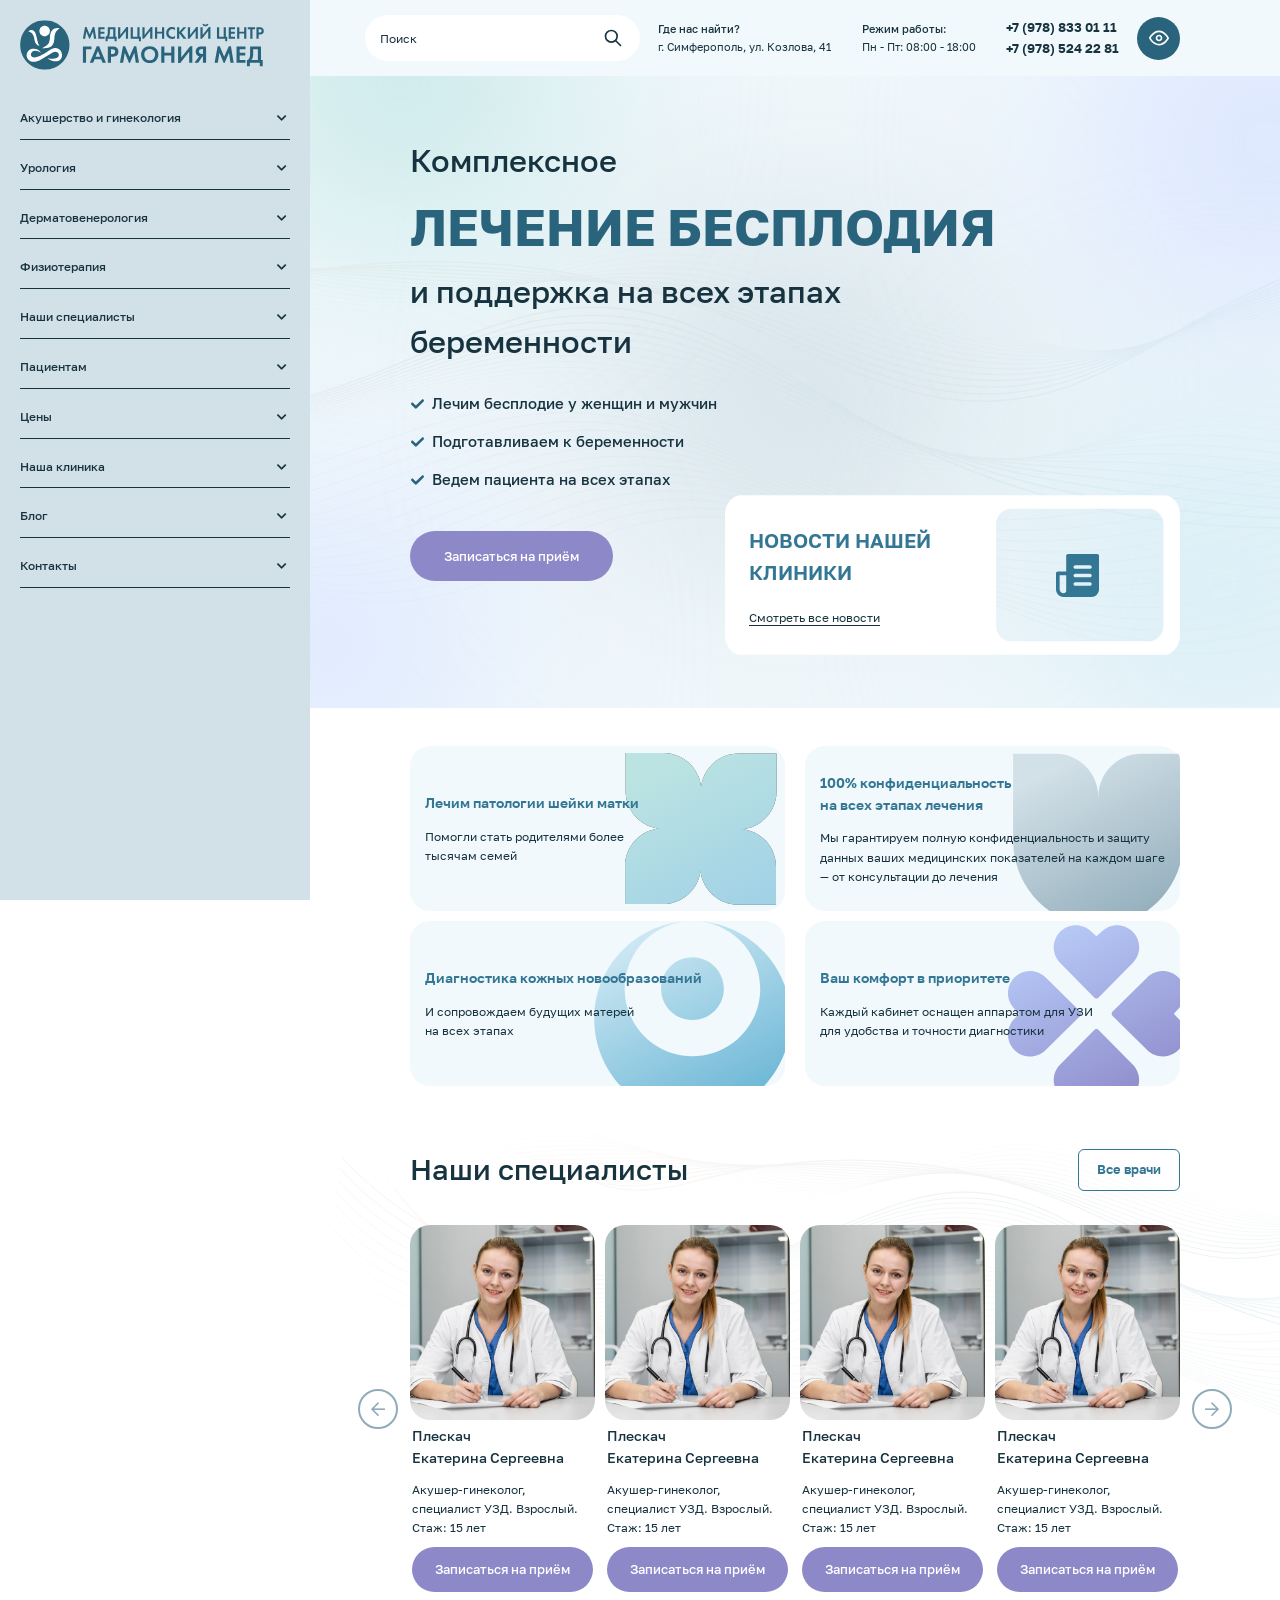
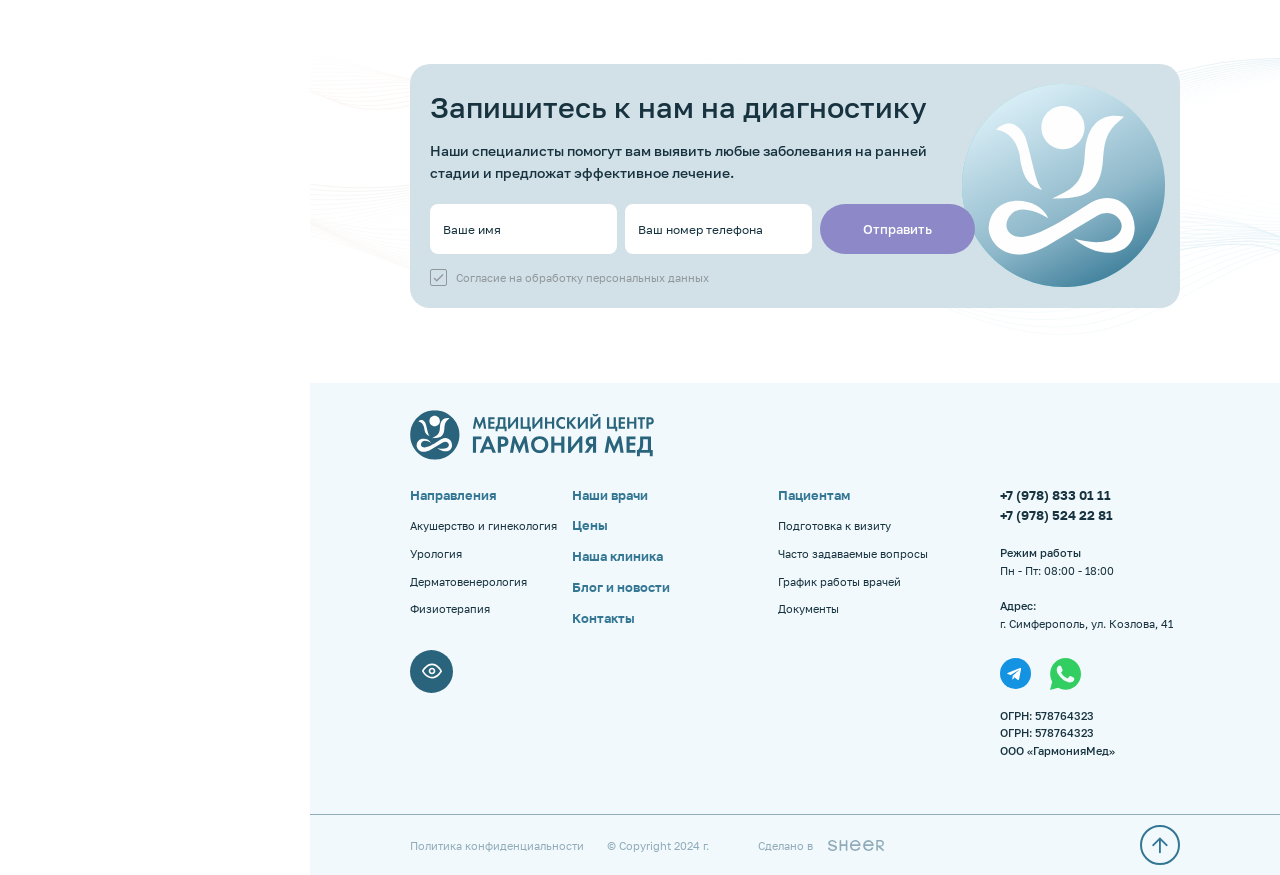
<file: index.html>
<!DOCTYPE html>
<!--[if lt IE 7]><html lang="ru" class="lt-ie9 lt-ie8 lt-ie7"><![endif]-->
<!--[if IE 7]><html lang="ru" class="lt-ie9 lt-ie8"><![endif]-->
<!--[if IE 8]><html lang="ru" class="lt-ie9"><![endif]-->
<!--[if gt IE 8]><!-->
<html lang="ru">
<!--<![endif]-->
<head>
	<meta charset="utf-8" />
	<title>Заголовок</title>
	<meta http-equiv="X-UA-Compatible" content="IE=edge" />
	<meta name="viewport" content="width=device-width, initial-scale=1, maximum-scale=1">
	<meta name="format-detection" content="telephone=no" />
	<link rel="shortcut icon" href="favicon.png" />
	<link rel="stylesheet" href="libs/bootstrap/bootstrap-grid.css" />
	<link rel="stylesheet" href="libs/fontawesome-free-5.12.0-web/css/all.min.css" />
	<link rel="stylesheet" href="libs/fancybox-master/dist/jquery.fancybox.min.css" />
	<link rel="stylesheet" href="libs/slick-1.5.9/slick/slick.css" />
	<link rel="stylesheet" href="libs/slick-1.5.9/slick/slick-theme.css" />
	<link rel="stylesheet" href="css/fonts.css" />
	<link rel="stylesheet" href="css/main.css?ver=1.7" />
	<link rel="stylesheet" href="css/media.css?ver=1.7" />
</head>
<body>

	<div class="wrapper">   
  
		<div class="sidebar-page">
			<a href="#" class="logo">
				<img src="img/logo.svg" alt="alt">
			</a>
			<div class="search-main show-mob">
				<form>
					<input type="text" placeholder="Поиск" required>
					<button class="btn-search"></button>
				</form>
			</div>
			<ul class="menu">
				<li class="menu__haschild">
					<a href="#">Акушерство и гинекология</a>
					<div class="menu__dropdown">
						<ul>
							<li><a href="#">Амбулаторная гинекологическая хирургия</a></li>
							<li><a href="#">Воспалительные заболевания</a></li>
							<li><a href="#">Детская и подростковая гинекология</a></li>
							<li><a href="#">Индивидуальное ведение беременности</a></li>
							<li><a href="#">Индивидуальный подбор контрацепции</a></li>
							<li><a href="#">Нарушение менструального цикла</a></li>
							<li><a href="#">Невынашивание беременности</a></li>
							<li><a href="#">Патология шейки матки</a></li>
							<li><a href="#">Патология тазового дна</a></li>
							<li><a href="#">Предгравидарная подготовка (перед планируемой беременностью)</a></li>
							<li><a href="#">Предменструальный синдром</a></li>
							<li><a href="#">Репродуктивная эндокринология</a></li>
							<li><a href="#">Хроническая тазовая боль</a></li>
							<li><a href="#">Эндометриоз</a></li>
						</ul>
					</div>
				</li>
				<li class="menu__haschild">
					<a href="#">Урология</a>
					<div class="menu__dropdown">
						<ul>
							<li><a href="#">Амбулаторная гинекологическая хирургия</a></li>
							<li><a href="#">Воспалительные заболевания</a></li>
							<li><a href="#">Детская и подростковая гинекология</a></li>
							<li><a href="#">Индивидуальное ведение беременности</a></li>
							<li><a href="#">Индивидуальный подбор контрацепции</a></li>
							<li><a href="#">Нарушение менструального цикла</a></li>
						</ul>
					</div>
				</li>
				<li class="menu__haschild">
					<a href="#">Дерматовенерология</a>
					<div class="menu__dropdown">
						<ul>
							<li><a href="#">Амбулаторная гинекологическая хирургия</a></li>
							<li><a href="#">Воспалительные заболевания</a></li>
							<li><a href="#">Детская и подростковая гинекология</a></li>
							<li><a href="#">Индивидуальное ведение беременности</a></li>
							<li><a href="#">Индивидуальный подбор контрацепции</a></li>
							<li><a href="#">Нарушение менструального цикла</a></li>
							<li><a href="#">Невынашивание беременности</a></li>
						</ul>
					</div>
				</li>
				<li class="menu__haschild">
					<a href="#">Физиотерапия</a>
					<div class="menu__dropdown">
						<ul>
							<li><a href="#">Амбулаторная гинекологическая хирургия</a></li>
							<li><a href="#">Воспалительные заболевания</a></li>
							<li><a href="#">Детская и подростковая гинекология</a></li>
							<li><a href="#">Индивидуальное ведение беременности</a></li>
							<li><a href="#">Индивидуальный подбор контрацепции</a></li>
							<li><a href="#">Нарушение менструального цикла</a></li>
						</ul>
					</div>
				</li>
				<li class="menu__haschild">
					<a href="#">Наши специалисты</a>
					<div class="menu__dropdown">
						<ul>
							<li><a href="#">Амбулаторная гинекологическая хирургия</a></li>
							<li><a href="#">Воспалительные заболевания</a></li>
							<li><a href="#">Детская и подростковая гинекология</a></li>
							<li><a href="#">Индивидуальное ведение беременности</a></li>
							<li><a href="#">Хроническая тазовая боль</a></li>
							<li><a href="#">Эндометриоз</a></li>
						</ul>
					</div>
				</li>
				<li class="menu__haschild">
					<a href="#">Пациентам</a>
					<div class="menu__dropdown">
						<ul>
							<li><a href="#">Амбулаторная гинекологическая хирургия</a></li>
							<li><a href="#">Воспалительные заболевания</a></li>
							<li><a href="#">Детская и подростковая гинекология</a></li>
							<li><a href="#">Индивидуальное ведение беременности</a></li>
							<li><a href="#">Индивидуальный подбор контрацепции</a></li>
							<li><a href="#">Эндометриоз</a></li>
						</ul>
					</div>
				</li>
				<li class="menu__haschild">
					<a href="#">Цены</a>
					<div class="menu__dropdown">
						<ul>
							<li><a href="#">Амбулаторная гинекологическая хирургия</a></li>
							<li><a href="#">Воспалительные заболевания</a></li>
							<li><a href="#">Детская и подростковая гинекология</a></li>
							<li><a href="#">Индивидуальное ведение беременности</a></li>
							<li><a href="#">Индивидуальный подбор контрацепции</a></li>
							<li><a href="#">Нарушение менструального цикла</a></li>
							<li><a href="#">Невынашивание беременности</a></li>
						</ul>
					</div>
				</li>
				<li class="menu__haschild">
					<a href="#">Наша клиника</a>
					<div class="menu__dropdown">
						<ul>
							<li><a href="#">Амбулаторная гинекологическая хирургия</a></li>
							<li><a href="#">Воспалительные заболевания</a></li>
							<li><a href="#">Детская и подростковая гинекология</a></li>
							<li><a href="#">Индивидуальное ведение беременности</a></li>
							<li><a href="#">Индивидуальный подбор контрацепции</a></li>
							<li><a href="#">Нарушение менструального цикла</a></li>
						</ul>
					</div>
				</li>
				<li class="menu__haschild">
					<a href="#">Блог</a>
					<div class="menu__dropdown">
						<ul>
							<li><a href="#">Амбулаторная гинекологическая хирургия</a></li>
							<li><a href="#">Воспалительные заболевания</a></li>
							<li><a href="#">Детская и подростковая гинекология</a></li>
							<li><a href="#">Индивидуальное ведение беременности</a></li>
							<li><a href="#">Индивидуальный подбор контрацепции</a></li>
							<li><a href="#">Нарушение менструального цикла</a></li>
							<li><a href="#">Невынашивание беременности</a></li>
						</ul>
					</div>
				</li>
				<li class="menu__haschild">
					<a href="#">Контакты</a>
					<div class="menu__dropdown">
						<ul>
							<li><a href="#">Невынашивание беременности</a></li>
							<li><a href="#">Патология шейки матки</a></li>
							<li><a href="#">Патология тазового дна</a></li>
							<li><a href="#">Предменструальный синдром</a></li>
							<li><a href="#">Репродуктивная эндокринология</a></li>
							<li><a href="#">Хроническая тазовая боль</a></li>
							<li><a href="#">Эндометриоз</a></li>
						</ul>
					</div>
				</li>
			</ul>
			<div class="sidebar-page__bottom show-mob">
				<div class="header__item">
					<p><strong>Где нас найти?</strong></p>
					<p>г. Симферополь, ул. Козлова, 41</p>
				</div>
				<div class="header__item">
					<p><strong>Режим работы:</strong></p>
					<p>Пн - Пт: 08:00 - 18:00</p>
				</div>
				<ul class="phones-list">
					<li><a href="tel:+79788330111">+7 (978) 833 01 11</a></li>
					<li><a href="tel:+79785242281">+7 (978) 524 22 81</a></li>
				</ul>
			</div>
		</div>
		<div class="menu-overlay"></div>

		<header class="header">
			<div class="container">
				<div class="header__wrapper">
					<span class='sandwich'>
						<span class='sw-topper'></span>
						<span class='sw-bottom'></span>
						<span class='sw-footer'></span>
					</span>
					<a href="#" class="logo show-mob">
						<img src="img/logo.svg" alt="alt">
					</a>
					<div class="search-main">
						<form>
							<input type="text" placeholder="Поиск" required>
							<button class="btn-search"></button>
						</form>
					</div>
					<div class="header__item">
						<p><strong>Где нас найти?</strong></p>
						<p>г. Симферополь, ул. Козлова, 41</p>
					</div>
					<div class="header__item hidden-tablet">
						<p><strong>Режим работы:</strong></p>
						<p>Пн - Пт: 08:00 - 18:00</p>
					</div>
					<ul class="phones-list">
						<li><a href="tel:+79788330111">+7 (978) 833 01 11</a></li>
						<li><a href="tel:+79785242281">+7 (978) 524 22 81</a></li>
					</ul>
					<a href="#" class="btn-eye">
						<img src="img/eye.svg" alt="alt">
					</a>
				</div>
			</div>
		</header>

		<section class="billbord">
			<div class="container">
				<h1 class="title-big">Комплексное <strong>лечение бесплодия </strong> и поддержка на всех этапах беременности</h1>
				<div class="billbord__wrap">
					<div class="billbord__content">
						<ul class="list-page">
							<li>Лечим бесплодие у женщин и мужчин</li>
							<li>Подготавливаем к беременности</li>
							<li>Ведем пациента на всех этапах</li>
						</ul>
						<a href="#" class="btn-main">Записаться на приём</a>
					</div>
					<div class="news-block">
						<div class="news-block__content">
							<div class="title-block">Новости нашей клиники</div>
							<a href="#" class="link-page">Смотреть все новости</a>
						</div>
						<a href="#" class="news-block__icon">
							<img src="img/ic_news.svg" alt="alt">
						</a>
					</div>
				</div>
			</div>
		</section>

		<section class="advantages">
			<div class="container">
				<div class="row row_advantages">
					<div class="col-lg-6">
						<div class="item-advantage">
							<h3 class="title-min">Лечим патологии шейки матки</h3>
							<p>Помогли стать родителями более <br>тысячам семей</p>
							<div class="item-advantage__image">
								<img src="img/avd1.svg" alt="alt">
							</div>
						</div>
					</div>
					<div class="col-lg-6">
						<div class="item-advantage">
							<h3 class="title-min">100% конфиденциальность <br>на всех этапах лечения</h3>
							<p>Мы гарантируем полную конфиденциальность и защиту данных ваших медицинских показателей на каждом шаге — от консультации до лечения</p>
							<div class="item-advantage__image">
								<img src="img/avd2.svg" alt="alt">
							</div>
						</div>
					</div>
					<div class="col-lg-6">
						<div class="item-advantage">
							<h3 class="title-min">Диагностика кожных новообразований</h3>
							<p>И сопровождаем будущих матерей <br>на всех этапах</p>
							<div class="item-advantage__image">
								<img src="img/avd3.svg" alt="alt">
							</div>
						</div>
					</div>
					<div class="col-lg-6">
						<div class="item-advantage">
							<h3 class="title-min">Ваш комфорт в приоритете</h3>
							<p>Каждый кабинет оснащен аппаратом для УЗИ <br>для удобства и точности диагностики</p>
							<div class="item-advantage__image">
								<img src="img/avd4.svg" alt="alt">
							</div>
						</div>
					</div>
				</div>
			</div>
		</section>

		<section class="team">
			<div class="container">
				<div class="head-section">
					<h2 class="title-section">Наши специалисты</h2>
					<a href="#" class="btn-main btn-main_border">Все врачи</a>
				</div>
				<div class="slider-team">
					<div>
						<div class="item-team">
							<div class="item-team__image">
								<img src="img/team1.jpg" alt="alt">
							</div>
							<div class="item-team__content">
								<div class="title-min">Плескач <br>Екатерина Сергеевна</div>
								<div class="item-team__text">
									<p>Акушер-гинеколог, специалист УЗД. Взрослый.</p>
									<p>Стаж: 15 лет</p>
								</div>
								<a href="#" class="btn-main">Записаться на приём</a>
							</div>
						</div>
					</div>
					<div>
						<div class="item-team">
							<div class="item-team__image">
								<img src="img/team1.jpg" alt="alt">
							</div>
							<div class="item-team__content">
								<div class="title-min">Плескач <br>Екатерина Сергеевна</div>
								<div class="item-team__text">
									<p>Акушер-гинеколог, специалист УЗД. Взрослый.</p>
									<p>Стаж: 15 лет</p>
								</div>
								<a href="#" class="btn-main">Записаться на приём</a>
							</div>
						</div>
					</div>
					<div>
						<div class="item-team">
							<div class="item-team__image">
								<img src="img/team1.jpg" alt="alt">
							</div>
							<div class="item-team__content">
								<div class="title-min">Плескач <br>Екатерина Сергеевна</div>
								<div class="item-team__text">
									<p>Акушер-гинеколог, специалист УЗД. Взрослый.</p>
									<p>Стаж: 15 лет</p>
								</div>
								<a href="#" class="btn-main">Записаться на приём</a>
							</div>
						</div>
					</div>
					<div>
						<div class="item-team">
							<div class="item-team__image">
								<img src="img/team1.jpg" alt="alt">
							</div>
							<div class="item-team__content">
								<div class="title-min">Плескач <br>Екатерина Сергеевна</div>
								<div class="item-team__text">
									<p>Акушер-гинеколог, специалист УЗД. Взрослый.</p>
									<p>Стаж: 15 лет</p>
								</div>
								<a href="#" class="btn-main">Записаться на приём</a>
							</div>
						</div>
					</div>
					<div>
						<div class="item-team">
							<div class="item-team__image">
								<img src="img/team1.jpg" alt="alt">
							</div>
							<div class="item-team__content">
								<div class="title-min">Плескач <br>Екатерина Сергеевна</div>
								<div class="item-team__text">
									<p>Акушер-гинеколог, специалист УЗД. Взрослый.</p>
									<p>Стаж: 15 лет</p>
								</div>
								<a href="#" class="btn-main">Записаться на приём</a>
							</div>
						</div>
					</div>
					<div>
						<div class="item-team">
							<div class="item-team__image">
								<img src="img/team1.jpg" alt="alt">
							</div>
							<div class="item-team__content">
								<div class="title-min">Плескач <br>Екатерина Сергеевна</div>
								<div class="item-team__text">
									<p>Акушер-гинеколог, специалист УЗД. Взрослый.</p>
									<p>Стаж: 15 лет</p>
								</div>
								<a href="#" class="btn-main">Записаться на приём</a>
							</div>
						</div>
					</div>
				</div>
			</div>
		</section>

		<section class="consultation">
			<div class="container">
				<div class="consultation__form">
					<h2 class="title-section">Запишитесь к нам на диагностику</h2>
					<div class="title-min">Наши специалисты помогут вам выявить любые заболевания на ранней стадии и предложат эффективное лечение.</div>
					<form>
						<div class="consultation__line">
							<div class="item-form">
								<input type="text" placeholder="Ваше имя" required>
							</div>
							<div class="item-form">
								<input type="tel" placeholder="Ваш номер телефона" class="input-phone" inputmode="numeric" required>
							</div>
							<input type="submit" class="btn-main" value="Отправить">
						</div>
						<div class="checkbox">
							<label>
								<input type="checkbox" required="required" checked="checked" />
								<span>Согласие на обработку персональных данных</span>
							</label>
						</div>
					</form>
				</div>
			</div>
		</section>

		<footer class="footer">
			<div class="container">
				<a href="#" class="logo">
					<img src="img/logo.svg" alt="alt">
				</a>
				<div class="row row_footer">
					<div class="col-lg-3 col-6">
						<div class="footer__title">Направления</div>
						<ul class="footer__nav">
							<li><a href="#">Акушерство и гинекология</a></li>
							<li><a href="#">Урология</a></li>
							<li><a href="#">Дерматовенерология</a></li>
							<li><a href="#">Физиотерапия</a></li>
						</ul>
						<a href="#" class="btn-eye hidden-mob">
							<img src="img/eye.svg" alt="alt">
						</a>
					</div>
					<div class="col-lg-3 col-6">
						<div class="footer__col">
							<ul class="footer__nav footer__nav_big">
								<li><a href="#">Наши врачи</a></li>
								<li><a href="#">Цены</a></li>
								<li><a href="#">Наша клиника</a></li>
								<li><a href="#">Блог и новости</a></li>
								<li><a href="#">Контакты</a></li>
							</ul>
						</div>
					</div>
					<div class="col-lg-3 col-6">
						<div class="footer__col">
							<div class="footer__title">Пациентам</div>
							<ul class="footer__nav">
								<li><a href="#">Подготовка к визиту</a></li>
								<li><a href="#">Часто задаваемые вопросы</a></li>
								<li><a href="#">График работы врачей</a></li>
								<li><a href="#">Документы</a></li>
							</ul>
							<a href="#" class="btn-eye show-mob">
								<img src="img/eye.svg" alt="alt">
							</a>
						</div>
					</div>
					<div class="col-lg-3 col-6">
						<ul class="phones-list">
							<li><a href="tel:+79788330111">+7 (978) 833 01 11</a></li>
							<li><a href="tel:+79785242281">+7 (978) 524 22 81</a></li>
						</ul>
						<div class="footer__item">
							<p><strong>Режим работы</strong></p>
							<p>Пн - Пт: 08:00 - 18:00</p>
						</div>
						<div class="footer__item">
							<p><strong>Адрес:</strong></p>
							<p>г. Симферополь, ул. Козлова, 41</p>
						</div>
						<ul class="socials-list">
							<li><a href="#" target="_blank"><img src="img/tg.svg" alt="alt"></a></li>
							<li><a href="#" target="_blank"><img src="img/wp.svg" alt="alt"></a></li>
						</ul>
						<div class="requisites">
							<p>ОГРН: 578764323</p>
							<p>ОГРН:  578764323</p>
							<p>ООО «ГармонияМед»</p>
						</div>
					</div>
				</div>
			</div>
			<div class="footer-bottom">
				<div class="container">
					<div class="row align-items-center">
						<div class="col-lg-3">
							<a href="#">Политика конфиденциальности </a>
						</div>
						<div class="col-lg-3">
							<p>© Copyright  2024 г.</p>
						</div>
						<div class="col-lg-3">
							<div class="create">Сделано в <a href="#"><img src="img/copy.svg" alt="alt"></a></div>
						</div>
						<div class="col-lg-3">
							<a href="#" class="btn_top"><i class="far fa-arrow-up"></i></a>
						</div>
					</div>
				</div>
			</div>
		</footer>
		
	</div>

	<!--[if lt IE 9]>
	<script src="libs/html5shiv/es5-shim.min.js"></script>
	<script src="libs/html5shiv/html5shiv.min.js"></script>
	<script src="libs/html5shiv/html5shiv-printshiv.min.js"></script>
	<script src="libs/respond/respond.min.js"></script>
	<![endif]-->
	<script src="libs/jquery/jquery-3.6.0.min.js"></script>
	<script src="libs/jquery-mousewheel/jquery.mousewheel.min.js"></script>
	<script src="libs/fancybox-master/dist/jquery.fancybox.min.js"></script>
	<script src="libs/slick-1.5.9/slick/slick.min.js"></script>
	<script src="libs/scroll2id/PageScroll2id.min.js"></script>
	<script src="libs/mask/jquery.maskedinput.js"></script>
	<script src="libs/jQueryFormStyler-master/jquery.formstyler.min.js"></script>
	<script src="js/common.js?ver=1.7"></script>
	<!-- Yandex.Metrika counter --><!-- /Yandex.Metrika counter -->
	<!-- Google Analytics counter --><!-- /Google Analytics counter -->
</body>
</html>
</file>
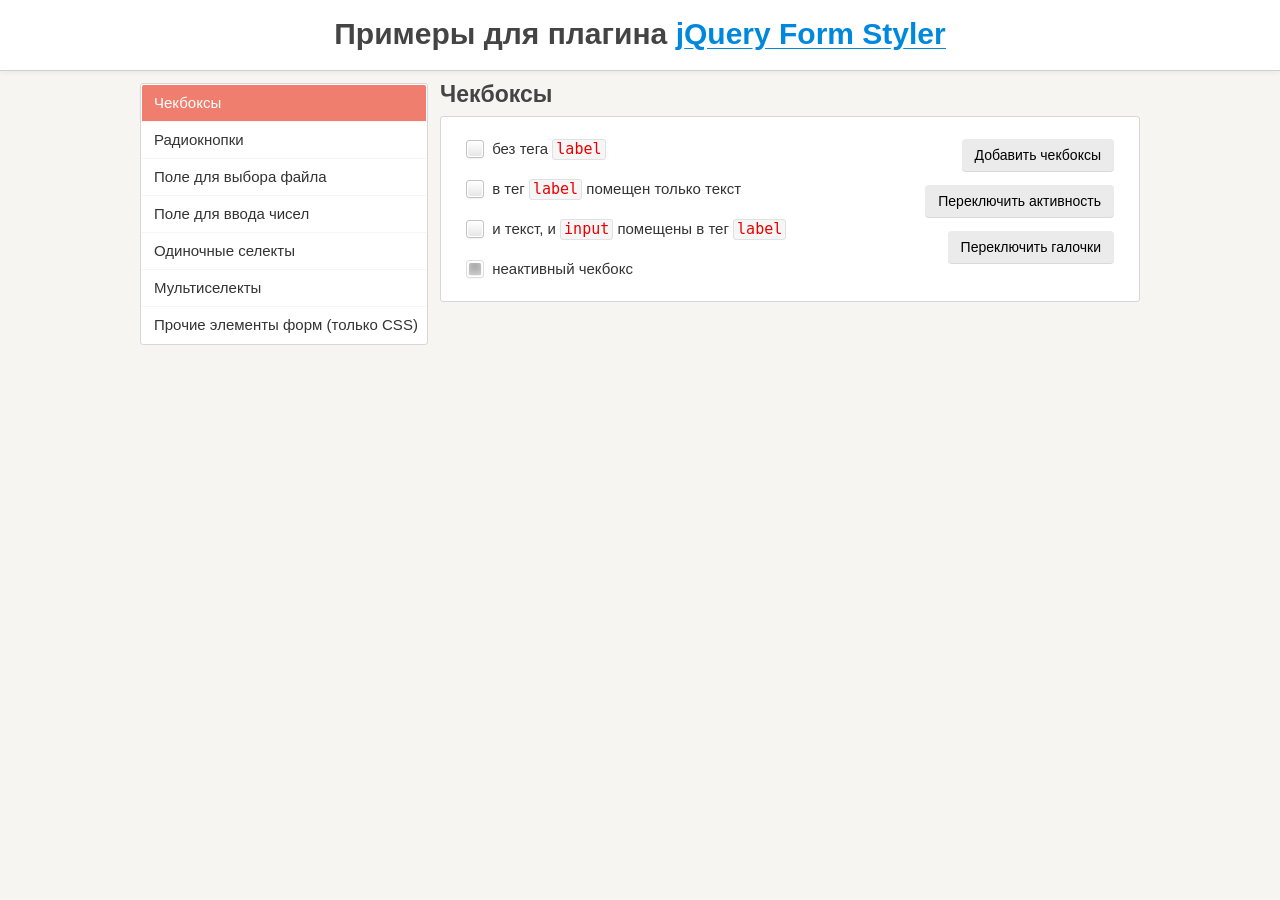
<file: libs/jQueryFormStyler-master/demo/index.html>
<!DOCTYPE html>
<html>
<head>
	<meta charset="utf-8" />
	<meta name="viewport" content="width=device-width, initial-scale=1.0" />
	<title>Примеры для плагина jQuery Form Styler</title>
	<link href="demo.css" rel="stylesheet" />
	<link href="../jquery.formstyler.css" rel="stylesheet" />
	<script src="http://ajax.googleapis.com/ajax/libs/jquery/1.11.3/jquery.min.js"></script>
	<script src="../jquery.formstyler.js"></script>
	<script>
		(function($) {
		$(function() {
			$('input, select').styler({
				selectSearch: true
			});
		});
		})(jQuery);
	</script>
	<script src="demo.js"></script>
</head>

<body>

<h1>Примеры для плагина <a href="http://dimox.name/jquery-form-styler/">jQuery Form Styler</a></h1>

<form method="post">
<div class="wrapper">

	<ul class="menu">
		<li class="current" data-hash="checkbox">Чекбоксы</li>
		<li data-hash="radio">Радиокнопки</li>
		<li data-hash="file">Поле для выбора файла</li>
		<li data-hash="number">Поле для ввода чисел</li>
		<li data-hash="select">Одиночные селекты</li>
		<li data-hash="multiselect">Мультиселекты</li>
		<li data-hash="css">Прочие элементы форм (только CSS)</li>
	</ul>

	<div class="content">

		<div class="box visible">
			<h2>Чекбоксы</h2>

			<div class="section lh">
				<div class="buttons">
					<button type="submit" class="button  add-checkbox">Добавить чекбоксы</button>
					<button type="submit" class="button  disable-input">Переключить активность</button>
					<button type="submit" class="button  check">Переключить галочки</button>
				</div>
				<input type="checkbox" /> без тега <code>label</code><br />
				<span id="r"><input type="checkbox" id="checkbox1" /></span> <label for="checkbox1"> в тег <code>label</code> помещен только текст</label><br />
				<label><input type="checkbox" /> и текст, и <code>input</code> помещены в тег <code>label</code></label><br />
				<label><input type="checkbox" disabled checked /> неактивный чекбокс</label>
			</div><!-- .section -->
		</div><!-- .box -->

		<div class="box">
			<h2>Радиокнопки</h2>

			<div class="section lh">
				<div class="buttons">
					<button type="submit" class="button  add-radio">Добавить радиокнопки</button>
					<button type="submit" class="button  disable-input">Переключить активность</button>
				</div>
				<input type="radio" name="radio" /> без тега <code>label</code><br />
				<input type="radio" name="radio" id="radio1" /> <label for="radio1"> в тег <code>label</code> помещен только текст</label><br />
				<label><input type="radio" name="radio" /> и текст, и <code>input</code> помещены в тег <code>label</code></label><br />
				<label><input type="radio" name="radio" disabled /> неактивная радиокнопка</label>
			</div><!-- .section -->
		</div><!-- .box -->

		<div class="box">
			<h2>Поле для выбора файла</h2>

			<div class="section">
				<div class="buttons">
					<button type="submit" class="button  add-file">Добавить поле</button>
					<button type="submit" class="button  disable-input">Переключить активность</button>
				</div>
				<input type="file" />
			</div><!-- .section -->
		</div><!-- .box -->

		<div class="box">
			<h2>Поле для ввода чисел</h2>

			<div class="section">
				<div class="buttons">
					<button type="submit" class="button  add-number">Добавить поле</button>
					<button type="submit" class="button  disable-input">Переключить активность</button>
				</div>
				<p>Поле без атрибутов.</p>
				<input type="number" />
			</div><!-- .section -->

			<div class="section">
				<p>Поле с атрибутами <code>min="0" max="100" step="5"</code>.</p>
				<input type="number" min="0" max="100" step="5" />
			</div><!-- .section -->

			<div class="section  number-plus-minus">
			<p>Другой вид переключателей.</p>
				<input type="number" />
			</div><!-- .section -->
		</div><!-- .box -->

		<div class="box">

			<h2>Одиночные селекты</h2>

			<p style="color: #43C617">По умолчанию ширина селекта на этой странице установлена 250 пикселей.</p>

			<div class="section">
				<div class="buttons">
					<button type="submit" class="button  add-select">Добавить селект</button>
					<button type="submit" class="button  add-options">Добавить пункты в список</button>
					<button type="submit" class="button  disable-select">Переключить активность селекта</button>
					<button type="submit" class="button  disable-options">Переключить активность пунктов</button>
				</div>
				<p><strong>Простой селект</strong> с несколькими пунктами, <br />один из них неактивный.</p>
				<select>
					<option>-- Выберите --</option>
					<option>Пункт 1</option>
					<option>Пункт 2</option>
					<option disabled>Пункт 3</option>
					<option>Пункт 4</option>
					<option>Пункт 5</option>
				</select>
			</div><!-- .section -->

			<div class="section">

				<p>Селект <strong>без заданной ширины</strong>, имеющий пункт <strong>с длинным текстом</strong>.</p>
				<select class="width-auto">
					<option>-- Выберите --</option>
					<option>Пункт 1</option>
					<option>Пункт 2</option>
					<option>Какой-то пункт с очень-очень-очень длинным-длинным-длинным текстом</option>
					<option>Пункт 4</option>
					<option>Пункт 5</option>
				</select>

				<br /><br />

				<p>Селект <strong>с шириной 200 пикселей</strong>, имеющий пункт <strong>с длинным текстом</strong>.</p>
				<select class="width-200">
					<option>-- Выберите --</option>
					<option>Пункт 1</option>
					<option>Пункт 2</option>
					<option>Какой-то пункт с очень-очень-очень длинным-длинным-длинным текстом</option>
					<option>Пункт 4</option>
					<option>Пункт 5</option>
				</select>

			</div><!-- .section -->

			<div class="section">

				<div class="sec maxheight">
					<p>Выпадающий список этого селекта <br /><strong>органичен по высоте</strong>.</p>
					<select>
						<option>-- Выберите --</option>
						<option>Пункт 1</option>
						<option>Пункт 2</option>
						<option>Пункт 3</option>
						<option>Пункт 4</option>
						<option>Пункт 5</option>
						<option>Пункт 6</option>
						<option>Пункт 7</option>
						<option>Пункт 8</option>
						<option>Пункт 9</option>
						<option>Пункт 10</option>
						<option>Пункт 11</option>
						<option>Пункт 12</option>
						<option>Пункт 13</option>
						<option>Пункт 14</option>
						<option>Пункт 15</option>
						<option>Пункт 16</option>
						<option>Пункт 17</option>
						<option>Пункт 18</option>
						<option>Пункт 19</option>
						<option>Пункт 20</option>
						<option>Пункт 21</option>
						<option>Пункт 22</option>
						<option>Пункт 23</option>
						<option>Пункт 24</option>
						<option>Пункт 25</option>
						<option>Пункт 26</option>
						<option>Пункт 27</option>
						<option>Пункт 28</option>
						<option>Пункт 29</option>
						<option>Пункт 30</option>
					</select>
				</div><!-- .sec -->

				<div class="sec">
					<p>Селект <strong>с длинным списком</strong>, не ограниченным максимальной высотой.</p>
					<select>
						<option>-- Выберите --</option>
						<option>Пункт 1</option>
						<option>Пункт 2</option>
						<option>Пункт 3</option>
						<option>Пункт 4</option>
						<option>Пункт 5</option>
						<option>Пункт 6</option>
						<option>Пункт 7</option>
						<option>Пункт 8</option>
						<option>Пункт 9</option>
						<option>Пункт 10</option>
						<option>Пункт 11</option>
						<option>Пункт 12</option>
						<option>Пункт 13</option>
						<option>Пункт 14</option>
						<option>Пункт 15</option>
						<option>Пункт 16</option>
						<option>Пункт 17</option>
						<option>Пункт 18</option>
						<option>Пункт 19</option>
						<option>Пункт 20</option>
						<option>Пункт 21</option>
						<option>Пункт 22</option>
						<option>Пункт 23</option>
						<option>Пункт 24</option>
						<option>Пункт 25</option>
						<option>Пункт 26</option>
						<option>Пункт 27</option>
						<option>Пункт 28</option>
						<option>Пункт 29</option>
						<option>Пункт 30</option>
						<option>Пункт 31</option>
						<option>Пункт 32</option>
						<option>Пункт 33</option>
						<option>Пункт 34</option>
						<option>Пункт 35</option>
						<option>Пункт 36</option>
						<option>Пункт 37</option>
						<option>Пункт 38</option>
						<option>Пункт 39</option>
						<option>Пункт 40</option>
						<option>Пункт 41</option>
						<option>Пункт 42</option>
						<option>Пункт 43</option>
						<option>Пункт 44</option>
						<option>Пункт 45</option>
						<option>Пункт 46</option>
						<option>Пункт 47</option>
						<option>Пункт 48</option>
						<option>Пункт 49</option>
						<option>Пункт 50</option>
						<option>Пункт 51</option>
						<option>Пункт 52</option>
						<option>Пункт 53</option>
						<option>Пункт 54</option>
						<option>Пункт 55</option>
						<option>Пункт 56</option>
						<option>Пункт 57</option>
						<option>Пункт 58</option>
						<option>Пункт 59</option>
						<option>Пункт 60</option>
						<option>Пункт 61</option>
						<option>Пункт 62</option>
						<option>Пункт 63</option>
						<option>Пункт 64</option>
						<option>Пункт 65</option>
						<option>Пункт 66</option>
						<option>Пункт 67</option>
						<option>Пункт 68</option>
						<option>Пункт 69</option>
						<option>Пункт 70</option>
						<option>Пункт 71</option>
						<option>Пункт 72</option>
						<option>Пункт 73</option>
						<option>Пункт 74</option>
						<option>Пункт 75</option>
						<option>Пункт 76</option>
						<option>Пункт 77</option>
						<option>Пункт 78</option>
						<option>Пункт 79</option>
						<option>Пункт 80</option>
						<option>Пункт 81</option>
						<option>Пункт 82</option>
						<option>Пункт 83</option>
						<option>Пункт 84</option>
						<option>Пункт 85</option>
						<option>Пункт 86</option>
						<option>Пункт 87</option>
						<option>Пункт 88</option>
						<option>Пункт 89</option>
						<option>Пункт 90</option>
						<option>Пункт 91</option>
						<option>Пункт 92</option>
						<option>Пункт 93</option>
						<option>Пункт 94</option>
						<option>Пункт 95</option>
						<option>Пункт 96</option>
						<option>Пункт 97</option>
						<option>Пункт 98</option>
						<option>Пункт 99</option>
						<option>Пункт 100</option>
					</select>
				</div><!-- .sec -->

			</div><!-- .section -->

			<div class="section">

				<div class="sec">
					<p>Проверяем, правильное ли значение передается при изменении. У оригинального селекта прописано: <code>onchange="alert(this.value)"</code>.</p>
					<select onchange="alert(this.value)">
						<option>-- Выберите --</option>
						<option>Пункт 1</option>
						<option>Пункт 2</option>
						<option>Пункт 3</option>
						<option>Пункт 4</option>
						<option>Пункт 5</option>
					</select>
				</div><!-- .sec -->

				<div class="sec">
					<p>Селект <strong>с замещающим текстом</strong> (placeholder). Текст "-- Выберите --" задан не через тег <code>option</code>, а через атрибут <code>data-placeholder</code>.</p>
					<select data-placeholder="-- Выберите --">
						<option label="-"></option>
						<option>Пункт 1</option>
						<option>Пункт 2</option>
						<option>Пункт 3</option>
						<option>Пункт 4</option>
						<option>Пункт 5</option>
					</select>
				</div><!-- .sec -->

			</div><!-- .section -->

			<div class="section">

				<div class="sec">
					<p>Селект <strong>с группировкой пунктов</strong> <br />(используется тег <code>optgroup</code>), один из них неактивный.</p>
					<select>
						<option>-- Выберите --</option>
						<optgroup label="Группа 1">
							<option>Пункт 1.1</option>
							<option>Пункт 1.2</option>
							<option>Пункт 1.3</option>
						</optgroup>
						<optgroup label="Группа 2">
							<option>Пункт 2.1</option>
							<option disabled>Пункт 2.2</option>
							<option>Пункт 2.3</option>
						</optgroup>
					</select>
				</div><!-- .sec -->

				<div class="sec">
					<p>Селект с выделением групп <strong>разными цветами</strong> (указаны классы <code>.color1</code> и <code>.color2</code> для <code>optgroup</code>).</p>
					<select>
						<option>-- Выберите --</option>
						<optgroup label="Группа 1" class="color1">
							<option>Пункт 1.1</option>
							<option>Пункт 1.2</option>
							<option>Пункт 1.3</option>
						</optgroup>
						<optgroup label="Группа 2" class="color2">
							<option>Пункт 2.1</option>
							<option>Пункт 2.2</option>
							<option>Пункт 2.3</option>
						</optgroup>
					</select>
				</div><!-- .sec -->

			</div><!-- .section -->

			<div class="section">

				<div class="sec showChanged">
					<p>Показываем, что селект изменен, используя класс <code>.changed</code> (появляется зеленая обводка).</p>
					<select>
						<option>-- Выберите --</option>
						<option>Пункт 1</option>
						<option>Пункт 2</option>
						<option>Пункт 3</option>
						<option>Пункт 4</option>
						<option>Пункт 5</option>
					</select>
				</div><!-- .sec -->

				<div class="sec lang">
					<p>Класс, указаннный для <code>option</code>, передается свернутом селекту, благодаря чему мы в нем видим флаг.</p>
					<select>
						<option>-- Выберите язык --</option>
						<option class="lang-en">Английский</option>
						<option class="lang-es">Испанский</option>
						<option class="lang-de">Немецкий</option>
						<option class="lang-ru">Русский</option>
						<option class="lang-fr">Французский</option>
					</select>
				</div><!-- .sec -->

			</div><!-- .section -->

			<br /><br /><br /><br /><br /><br /><br /><br /><br /><br />

		</div><!-- .box -->

		<div class="box">

			<h2>Мультиселекты</h2>

			<div class="section">
				<div class="buttons">
					<button type="submit" class="button  add-select  multiple">Добавить селект</button>
					<button type="submit" class="button  add-options">Добавить пункты в список</button>
					<button type="submit" class="button  disable-select">Переключить активность селекта</button>
					<button type="submit" class="button  disable-options">Переключить активность пунктов</button>
				</div>
				<p><strong>Мультиселект</strong>, один из пунктов неактивный, <br />параметр <code>size</code> не указан.</p>
				<select multiple>
					<option>-- Выберите --</option>
					<option>Пункт 1</option>
					<option>Пункт 2</option>
					<option disabled>Пункт 3</option>
					<option>Пункт 4</option>
					<option>Пункт 5</option>
				</select>
			</div><!-- .section -->

			<div class="section">
				<p>Мультиселект <strong>с параметром</strong> <code>size</code> <strong>равным</strong> <code>6</code> и <strong>с заданной шириной</strong> (400 пикселей).</p>
				<select multiple size="6" class="width-400">
					<option>-- Выберите один или несколько пунктов --</option>
					<option>Пункт 1</option>
					<option>Пункт 2</option>
					<option>Пункт 3</option>
					<option>Пункт 4</option>
					<option>Пункт 5</option>
				</select>
			</div><!-- .section -->

			<div class="section">

				<div class="sec">
					<p>Мультиселект <strong>с группировкой пунктов</strong> (используется тег <code>optgroup</code>), один из них неактивный.</p>
					<select multiple size="9">
						<option>-- Выберите --</option>
						<optgroup label="Группа 1">
							<option>Пункт 1.1</option>
							<option>Пункт 1.2</option>
							<option>Пункт 1.3</option>
						</optgroup>
						<optgroup label="Группа 2">
							<option>Пункт 2.1</option>
							<option disabled>Пункт 2.2</option>
							<option>Пункт 2.3</option>
						</optgroup>
					</select>
				</div><!-- .sec -->

				<div class="sec">
					<p>Мультиселект с выделением групп <strong>разными цветами</strong> (указаны классы <code>.color1</code> и <code>.color2</code> для <code>optgroup</code>).</p>
					<select multiple size="9">
						<option>-- Выберите --</option>
						<optgroup label="Группа 1" class="color1">
							<option>Пункт 1.1</option>
							<option>Пункт 1.2</option>
							<option>Пункт 1.3</option>
						</optgroup>
						<optgroup label="Группа 2" class="color2">
							<option>Пункт 2.1</option>
							<option>Пункт 2.2</option>
							<option>Пункт 2.3</option>
						</optgroup>
					</select>
				</div><!-- .sec -->

			</div><!-- .section -->

		</div><!-- .box -->

		<div class="box">

			<h2>Прочие элементы форм (только CSS)</h2>

			<div class="section css">
				<p>Стилизация данных элементов <strong>не требует наличия плагина</strong>.</p>

				<input class="styler" type="text" size="60" placeholder="Однострочное текстовое поле..." /> <code>&lt;input type="text"></code>

				<input class="styler" type="password" size="60" placeholder="Поле для ввода пароля..." /> <code>&lt;input type="password"></code>

				<textarea class="styler" cols="60" rows="5" placeholder="Многострочное текстовое поле..."></textarea> <code>&lt;textarea>&lt;/textarea></code><br />

				<input class="styler" type="button" value="Кнопка" /> <code>&lt;input type="button"></code><br />

				<button class="styler" type="submit">Кнопка</button> <code>&lt;button>&lt;/button></code><br />

				<input class="styler" type="reset" value="Сброс" /> <code>&lt;input type="reset"></code><br />

				<input class="styler" type="button" value="Кнопка неактивная" disabled /> <code>&lt;input type="button" disabled></code><br />
				<button class="styler" type="submit" disabled>Кнопка неактивная</button> <code>&lt;button disabled>&lt;/button></code>

			</div><!-- .section -->

		</div><!-- .box -->

	</div><!-- .content -->

</div><!-- .wrapper -->
</form>

</body>
</html>
</file>
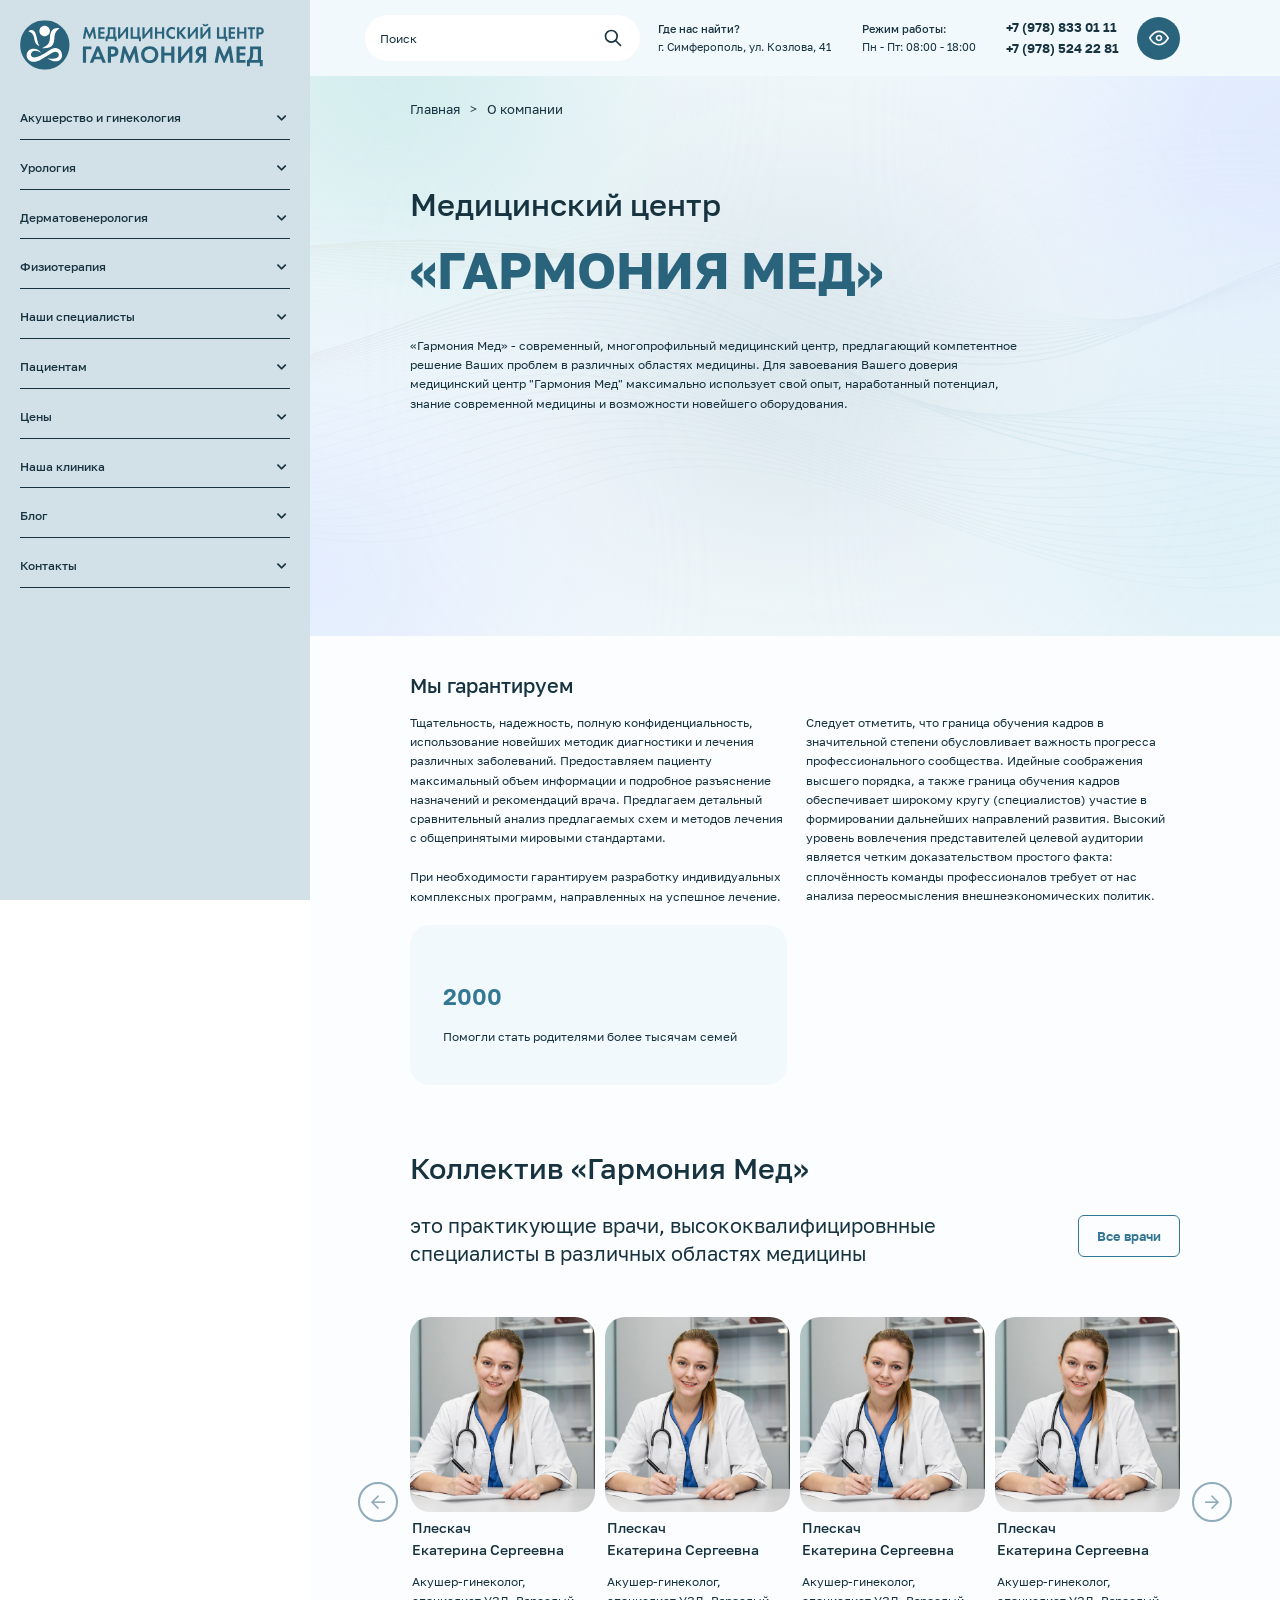
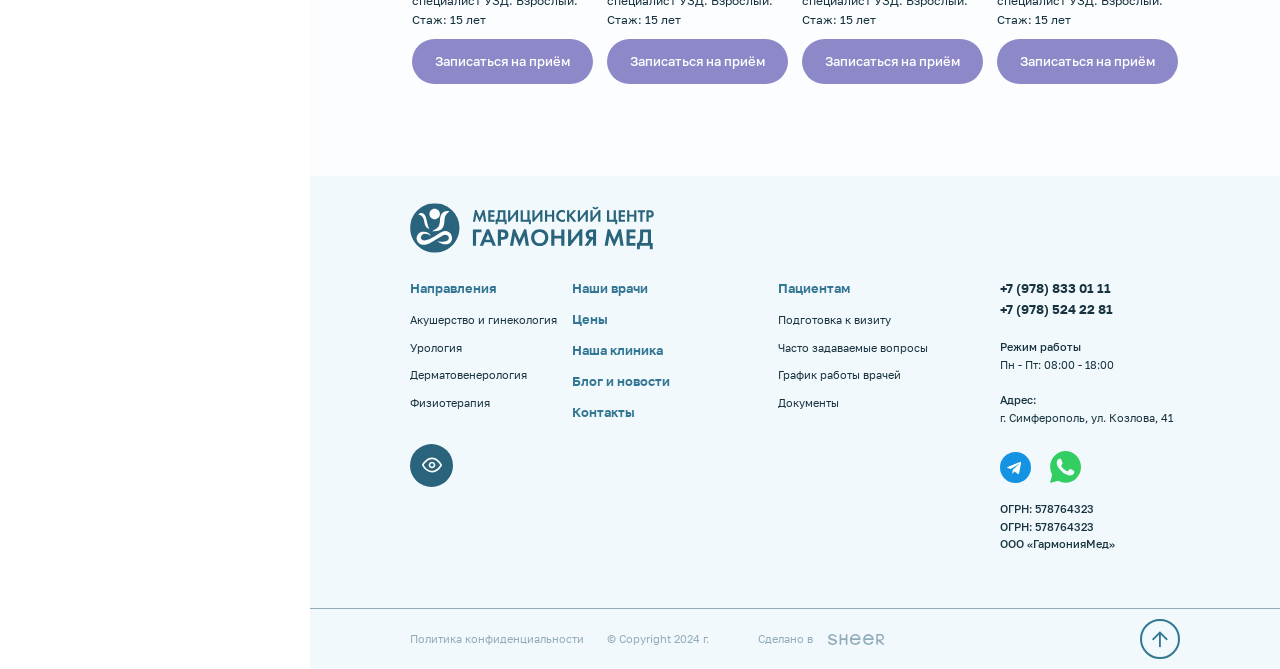
<file: about.html>
<!DOCTYPE html>
<!--[if lt IE 7]><html lang="ru" class="lt-ie9 lt-ie8 lt-ie7"><![endif]-->
<!--[if IE 7]><html lang="ru" class="lt-ie9 lt-ie8"><![endif]-->
<!--[if IE 8]><html lang="ru" class="lt-ie9"><![endif]-->
<!--[if gt IE 8]><!-->
<html lang="ru">
<!--<![endif]-->
<head>
	<meta charset="utf-8" />
	<title>Заголовок</title>
	<meta http-equiv="X-UA-Compatible" content="IE=edge" />
	<meta name="viewport" content="width=device-width, initial-scale=1, maximum-scale=1">
	<meta name="format-detection" content="telephone=no" />
	<link rel="shortcut icon" href="favicon.png" />
	<link rel="stylesheet" href="libs/bootstrap/bootstrap-grid.css" />
	<link rel="stylesheet" href="libs/fontawesome-free-5.12.0-web/css/all.min.css" />
	<link rel="stylesheet" href="libs/fancybox-master/dist/jquery.fancybox.min.css" />
	<link rel="stylesheet" href="libs/slick-1.5.9/slick/slick.css" />
	<link rel="stylesheet" href="libs/slick-1.5.9/slick/slick-theme.css" />
	<link rel="stylesheet" href="css/fonts.css" />
	<link rel="stylesheet" href="css/main.css?ver=1.7" />
	<link rel="stylesheet" href="css/media.css?ver=1.7" />
</head>
<body>

	<div class="wrapper">   
  
		<div class="sidebar-page">
			<a href="#" class="logo">
				<img src="img/logo.svg" alt="alt">
			</a>
			<div class="search-main show-mob">
				<form>
					<input type="text" placeholder="Поиск" required>
					<button class="btn-search"></button>
				</form>
			</div>
			<ul class="menu">
				<li class="menu__haschild">
					<a href="#">Акушерство и гинекология</a>
					<div class="menu__dropdown">
						<ul>
							<li><a href="#">Амбулаторная гинекологическая хирургия</a></li>
							<li><a href="#">Воспалительные заболевания</a></li>
							<li><a href="#">Детская и подростковая гинекология</a></li>
							<li><a href="#">Индивидуальное ведение беременности</a></li>
							<li><a href="#">Индивидуальный подбор контрацепции</a></li>
							<li><a href="#">Нарушение менструального цикла</a></li>
							<li><a href="#">Невынашивание беременности</a></li>
							<li><a href="#">Патология шейки матки</a></li>
							<li><a href="#">Патология тазового дна</a></li>
							<li><a href="#">Предгравидарная подготовка (перед планируемой беременностью)</a></li>
							<li><a href="#">Предменструальный синдром</a></li>
							<li><a href="#">Репродуктивная эндокринология</a></li>
							<li><a href="#">Хроническая тазовая боль</a></li>
							<li><a href="#">Эндометриоз</a></li>
						</ul>
					</div>
				</li>
				<li class="menu__haschild">
					<a href="#">Урология</a>
					<div class="menu__dropdown">
						<ul>
							<li><a href="#">Амбулаторная гинекологическая хирургия</a></li>
							<li><a href="#">Воспалительные заболевания</a></li>
							<li><a href="#">Детская и подростковая гинекология</a></li>
							<li><a href="#">Индивидуальное ведение беременности</a></li>
							<li><a href="#">Индивидуальный подбор контрацепции</a></li>
							<li><a href="#">Нарушение менструального цикла</a></li>
						</ul>
					</div>
				</li>
				<li class="menu__haschild">
					<a href="#">Дерматовенерология</a>
					<div class="menu__dropdown">
						<ul>
							<li><a href="#">Амбулаторная гинекологическая хирургия</a></li>
							<li><a href="#">Воспалительные заболевания</a></li>
							<li><a href="#">Детская и подростковая гинекология</a></li>
							<li><a href="#">Индивидуальное ведение беременности</a></li>
							<li><a href="#">Индивидуальный подбор контрацепции</a></li>
							<li><a href="#">Нарушение менструального цикла</a></li>
							<li><a href="#">Невынашивание беременности</a></li>
						</ul>
					</div>
				</li>
				<li class="menu__haschild">
					<a href="#">Физиотерапия</a>
					<div class="menu__dropdown">
						<ul>
							<li><a href="#">Амбулаторная гинекологическая хирургия</a></li>
							<li><a href="#">Воспалительные заболевания</a></li>
							<li><a href="#">Детская и подростковая гинекология</a></li>
							<li><a href="#">Индивидуальное ведение беременности</a></li>
							<li><a href="#">Индивидуальный подбор контрацепции</a></li>
							<li><a href="#">Нарушение менструального цикла</a></li>
						</ul>
					</div>
				</li>
				<li class="menu__haschild">
					<a href="#">Наши специалисты</a>
					<div class="menu__dropdown">
						<ul>
							<li><a href="#">Амбулаторная гинекологическая хирургия</a></li>
							<li><a href="#">Воспалительные заболевания</a></li>
							<li><a href="#">Детская и подростковая гинекология</a></li>
							<li><a href="#">Индивидуальное ведение беременности</a></li>
							<li><a href="#">Хроническая тазовая боль</a></li>
							<li><a href="#">Эндометриоз</a></li>
						</ul>
					</div>
				</li>
				<li class="menu__haschild">
					<a href="#">Пациентам</a>
					<div class="menu__dropdown">
						<ul>
							<li><a href="#">Амбулаторная гинекологическая хирургия</a></li>
							<li><a href="#">Воспалительные заболевания</a></li>
							<li><a href="#">Детская и подростковая гинекология</a></li>
							<li><a href="#">Индивидуальное ведение беременности</a></li>
							<li><a href="#">Индивидуальный подбор контрацепции</a></li>
							<li><a href="#">Эндометриоз</a></li>
						</ul>
					</div>
				</li>
				<li class="menu__haschild">
					<a href="#">Цены</a>
					<div class="menu__dropdown">
						<ul>
							<li><a href="#">Амбулаторная гинекологическая хирургия</a></li>
							<li><a href="#">Воспалительные заболевания</a></li>
							<li><a href="#">Детская и подростковая гинекология</a></li>
							<li><a href="#">Индивидуальное ведение беременности</a></li>
							<li><a href="#">Индивидуальный подбор контрацепции</a></li>
							<li><a href="#">Нарушение менструального цикла</a></li>
							<li><a href="#">Невынашивание беременности</a></li>
						</ul>
					</div>
				</li>
				<li class="menu__haschild">
					<a href="#">Наша клиника</a>
					<div class="menu__dropdown">
						<ul>
							<li><a href="#">Амбулаторная гинекологическая хирургия</a></li>
							<li><a href="#">Воспалительные заболевания</a></li>
							<li><a href="#">Детская и подростковая гинекология</a></li>
							<li><a href="#">Индивидуальное ведение беременности</a></li>
							<li><a href="#">Индивидуальный подбор контрацепции</a></li>
							<li><a href="#">Нарушение менструального цикла</a></li>
						</ul>
					</div>
				</li>
				<li class="menu__haschild">
					<a href="#">Блог</a>
					<div class="menu__dropdown">
						<ul>
							<li><a href="#">Амбулаторная гинекологическая хирургия</a></li>
							<li><a href="#">Воспалительные заболевания</a></li>
							<li><a href="#">Детская и подростковая гинекология</a></li>
							<li><a href="#">Индивидуальное ведение беременности</a></li>
							<li><a href="#">Индивидуальный подбор контрацепции</a></li>
							<li><a href="#">Нарушение менструального цикла</a></li>
							<li><a href="#">Невынашивание беременности</a></li>
						</ul>
					</div>
				</li>
				<li class="menu__haschild">
					<a href="#">Контакты</a>
					<div class="menu__dropdown">
						<ul>
							<li><a href="#">Невынашивание беременности</a></li>
							<li><a href="#">Патология шейки матки</a></li>
							<li><a href="#">Патология тазового дна</a></li>
							<li><a href="#">Предменструальный синдром</a></li>
							<li><a href="#">Репродуктивная эндокринология</a></li>
							<li><a href="#">Хроническая тазовая боль</a></li>
							<li><a href="#">Эндометриоз</a></li>
						</ul>
					</div>
				</li>
			</ul>
			<div class="sidebar-page__bottom show-mob">
				<div class="header__item">
					<p><strong>Где нас найти?</strong></p>
					<p>г. Симферополь, ул. Козлова, 41</p>
				</div>
				<div class="header__item">
					<p><strong>Режим работы:</strong></p>
					<p>Пн - Пт: 08:00 - 18:00</p>
				</div>
				<ul class="phones-list">
					<li><a href="tel:+79788330111">+7 (978) 833 01 11</a></li>
					<li><a href="tel:+79785242281">+7 (978) 524 22 81</a></li>
				</ul>
			</div>
		</div>
		<div class="menu-overlay"></div>

		<header class="header">
			<div class="container">
				<div class="header__wrapper">
					<span class='sandwich'>
						<span class='sw-topper'></span>
						<span class='sw-bottom'></span>
						<span class='sw-footer'></span>
					</span>
					<a href="#" class="logo show-mob">
						<img src="img/logo.svg" alt="alt">
					</a>
					<div class="search-main">
						<form>
							<input type="text" placeholder="Поиск" required>
							<button class="btn-search"></button>
						</form>
					</div>
					<div class="header__item">
						<p><strong>Где нас найти?</strong></p>
						<p>г. Симферополь, ул. Козлова, 41</p>
					</div>
					<div class="header__item hidden-tablet">
						<p><strong>Режим работы:</strong></p>
						<p>Пн - Пт: 08:00 - 18:00</p>
					</div>
					<ul class="phones-list">
						<li><a href="tel:+79788330111">+7 (978) 833 01 11</a></li>
						<li><a href="tel:+79785242281">+7 (978) 524 22 81</a></li>
					</ul>
					<a href="#" class="btn-eye">
						<img src="img/eye.svg" alt="alt">
					</a>
				</div>
			</div>
		</header>

		<section class="billbord-page">
			<div class="container">
				<ul class="breadcrumbs">
					<li><a href="#">Главная</a></li>
					<li>О компании</li>
				</ul>
				<h1 class="title-big">Медицинский центр <strong>«гармония мед»</strong></h1>
				<div class="text-billbord">
					<p>«Гармония Мед» - современный, многопрофильный медицинский центр, предлагающий компетентное решение Ваших проблем в различных областях медицины. Для завоевания Вашего доверия медицинский центр "Гармония Мед" максимально использует свой опыт, наработанный потенциал, знание современной медицины и возможности новейшего оборудования.</p>
				</div>
			</div>
		</section>

		<section class="page-about">
			<div class="container">
				<h3 class="title-text">Мы гарантируем</h3>
				<div class="text-columns">
					<p>Тщательность, надежность, полную конфиденциальность, использование новейших методик диагностики и лечения различных заболеваний. Предоставляем пациенту максимальный объем информации и подробное разъяснение назначений и рекомендаций врача. Предлагаем детальный сравнительный анализ предлагаемых схем и методов лечения с общепринятыми мировыми стандартами. </p>
					<p>При необходимости гарантируем разработку индивидуальных комплексных программ, направленных на успешное лечение.</p>
					<p>Следует отметить, что граница обучения кадров в значительной степени обусловливает важность прогресса профессионального сообщества. Идейные соображения высшего порядка, а также граница обучения кадров обеспечивает широкому кругу (специалистов) участие в формировании дальнейших направлений развития. Высокий уровень вовлечения представителей целевой аудитории является четким доказательством простого факта: сплочённость команды профессионалов требует от нас анализа переосмысления внешнеэкономических политик.</p>
				</div>
				<div class="row row_page">
					<div class="col-lg-6">
						<div class="item-about">
							<div class="title-main">2000</div>
							<p>Помогли стать родителями более тысячам семей</p>
						</div>
					</div>
				</div>
			</div>
		</section>

		<section class="team-about">
			<div class="container">
				<div class="head-section">
					<div class="head-section__content">
						<h2 class="title-section">Коллектив «Гармония Мед»</h2>
						<div class="title-text">это практикующие врачи, высококвалифицировнные специалисты в различных областях медицины</div>
					</div>
					<a href="#" class="btn-main btn-main_border">Все врачи</a>
				</div>
				<div class="slider-team">
					<div>
						<div class="item-team">
							<div class="item-team__image">
								<img src="img/team1.jpg" alt="alt">
							</div>
							<div class="item-team__content">
								<div class="title-min">Плескач <br>Екатерина Сергеевна</div>
								<div class="item-team__text">
									<p>Акушер-гинеколог, специалист УЗД. Взрослый.</p>
									<p>Стаж: 15 лет</p>
								</div>
								<a href="#" class="btn-main">Записаться на приём</a>
							</div>
						</div>
					</div>
					<div>
						<div class="item-team">
							<div class="item-team__image">
								<img src="img/team1.jpg" alt="alt">
							</div>
							<div class="item-team__content">
								<div class="title-min">Плескач <br>Екатерина Сергеевна</div>
								<div class="item-team__text">
									<p>Акушер-гинеколог, специалист УЗД. Взрослый.</p>
									<p>Стаж: 15 лет</p>
								</div>
								<a href="#" class="btn-main">Записаться на приём</a>
							</div>
						</div>
					</div>
					<div>
						<div class="item-team">
							<div class="item-team__image">
								<img src="img/team1.jpg" alt="alt">
							</div>
							<div class="item-team__content">
								<div class="title-min">Плескач <br>Екатерина Сергеевна</div>
								<div class="item-team__text">
									<p>Акушер-гинеколог, специалист УЗД. Взрослый.</p>
									<p>Стаж: 15 лет</p>
								</div>
								<a href="#" class="btn-main">Записаться на приём</a>
							</div>
						</div>
					</div>
					<div>
						<div class="item-team">
							<div class="item-team__image">
								<img src="img/team1.jpg" alt="alt">
							</div>
							<div class="item-team__content">
								<div class="title-min">Плескач <br>Екатерина Сергеевна</div>
								<div class="item-team__text">
									<p>Акушер-гинеколог, специалист УЗД. Взрослый.</p>
									<p>Стаж: 15 лет</p>
								</div>
								<a href="#" class="btn-main">Записаться на приём</a>
							</div>
						</div>
					</div>
					<div>
						<div class="item-team">
							<div class="item-team__image">
								<img src="img/team1.jpg" alt="alt">
							</div>
							<div class="item-team__content">
								<div class="title-min">Плескач <br>Екатерина Сергеевна</div>
								<div class="item-team__text">
									<p>Акушер-гинеколог, специалист УЗД. Взрослый.</p>
									<p>Стаж: 15 лет</p>
								</div>
								<a href="#" class="btn-main">Записаться на приём</a>
							</div>
						</div>
					</div>
					<div>
						<div class="item-team">
							<div class="item-team__image">
								<img src="img/team1.jpg" alt="alt">
							</div>
							<div class="item-team__content">
								<div class="title-min">Плескач <br>Екатерина Сергеевна</div>
								<div class="item-team__text">
									<p>Акушер-гинеколог, специалист УЗД. Взрослый.</p>
									<p>Стаж: 15 лет</p>
								</div>
								<a href="#" class="btn-main">Записаться на приём</a>
							</div>
						</div>
					</div>
				</div>
			</div>
		</section>
		
		<footer class="footer">
			<div class="container">
				<a href="#" class="logo">
					<img src="img/logo.svg" alt="alt">
				</a>
				<div class="row row_footer">
					<div class="col-lg-3 col-6">
						<div class="footer__title">Направления</div>
						<ul class="footer__nav">
							<li><a href="#">Акушерство и гинекология</a></li>
							<li><a href="#">Урология</a></li>
							<li><a href="#">Дерматовенерология</a></li>
							<li><a href="#">Физиотерапия</a></li>
						</ul>
						<a href="#" class="btn-eye hidden-mob">
							<img src="img/eye.svg" alt="alt">
						</a>
					</div>
					<div class="col-lg-3 col-6">
						<div class="footer__col">
							<ul class="footer__nav footer__nav_big">
								<li><a href="#">Наши врачи</a></li>
								<li><a href="#">Цены</a></li>
								<li><a href="#">Наша клиника</a></li>
								<li><a href="#">Блог и новости</a></li>
								<li><a href="#">Контакты</a></li>
							</ul>
						</div>
					</div>
					<div class="col-lg-3 col-6">
						<div class="footer__col">
							<div class="footer__title">Пациентам</div>
							<ul class="footer__nav">
								<li><a href="#">Подготовка к визиту</a></li>
								<li><a href="#">Часто задаваемые вопросы</a></li>
								<li><a href="#">График работы врачей</a></li>
								<li><a href="#">Документы</a></li>
							</ul>
							<a href="#" class="btn-eye show-mob">
								<img src="img/eye.svg" alt="alt">
							</a>
						</div>
					</div>
					<div class="col-lg-3 col-6">
						<ul class="phones-list">
							<li><a href="tel:+79788330111">+7 (978) 833 01 11</a></li>
							<li><a href="tel:+79785242281">+7 (978) 524 22 81</a></li>
						</ul>
						<div class="footer__item">
							<p><strong>Режим работы</strong></p>
							<p>Пн - Пт: 08:00 - 18:00</p>
						</div>
						<div class="footer__item">
							<p><strong>Адрес:</strong></p>
							<p>г. Симферополь, ул. Козлова, 41</p>
						</div>
						<ul class="socials-list">
							<li><a href="#" target="_blank"><img src="img/tg.svg" alt="alt"></a></li>
							<li><a href="#" target="_blank"><img src="img/wp.svg" alt="alt"></a></li>
						</ul>
						<div class="requisites">
							<p>ОГРН: 578764323</p>
							<p>ОГРН:  578764323</p>
							<p>ООО «ГармонияМед»</p>
						</div>
					</div>
				</div>
			</div>
			<div class="footer-bottom">
				<div class="container">
					<div class="row align-items-center">
						<div class="col-lg-3">
							<a href="#">Политика конфиденциальности </a>
						</div>
						<div class="col-lg-3">
							<p>© Copyright  2024 г.</p>
						</div>
						<div class="col-lg-3">
							<div class="create">Сделано в <a href="#"><img src="img/copy.svg" alt="alt"></a></div>
						</div>
						<div class="col-lg-3">
							<a href="#" class="btn_top"><i class="far fa-arrow-up"></i></a>
						</div>
					</div>
				</div>
			</div>
		</footer>
		
	</div>

	<!--[if lt IE 9]>
	<script src="libs/html5shiv/es5-shim.min.js"></script>
	<script src="libs/html5shiv/html5shiv.min.js"></script>
	<script src="libs/html5shiv/html5shiv-printshiv.min.js"></script>
	<script src="libs/respond/respond.min.js"></script>
	<![endif]-->
	<script src="libs/jquery/jquery-3.6.0.min.js"></script>
	<script src="libs/jquery-mousewheel/jquery.mousewheel.min.js"></script>
	<script src="libs/fancybox-master/dist/jquery.fancybox.min.js"></script>
	<script src="libs/slick-1.5.9/slick/slick.min.js"></script>
	<script src="libs/scroll2id/PageScroll2id.min.js"></script>
	<script src="libs/mask/jquery.maskedinput.js"></script>
	<script src="libs/jQueryFormStyler-master/jquery.formstyler.min.js"></script>
	<script src="js/common.js?ver=1.7"></script>
	<!-- Yandex.Metrika counter --><!-- /Yandex.Metrika counter -->
	<!-- Google Analytics counter --><!-- /Google Analytics counter -->
</body>
</html>
</file>
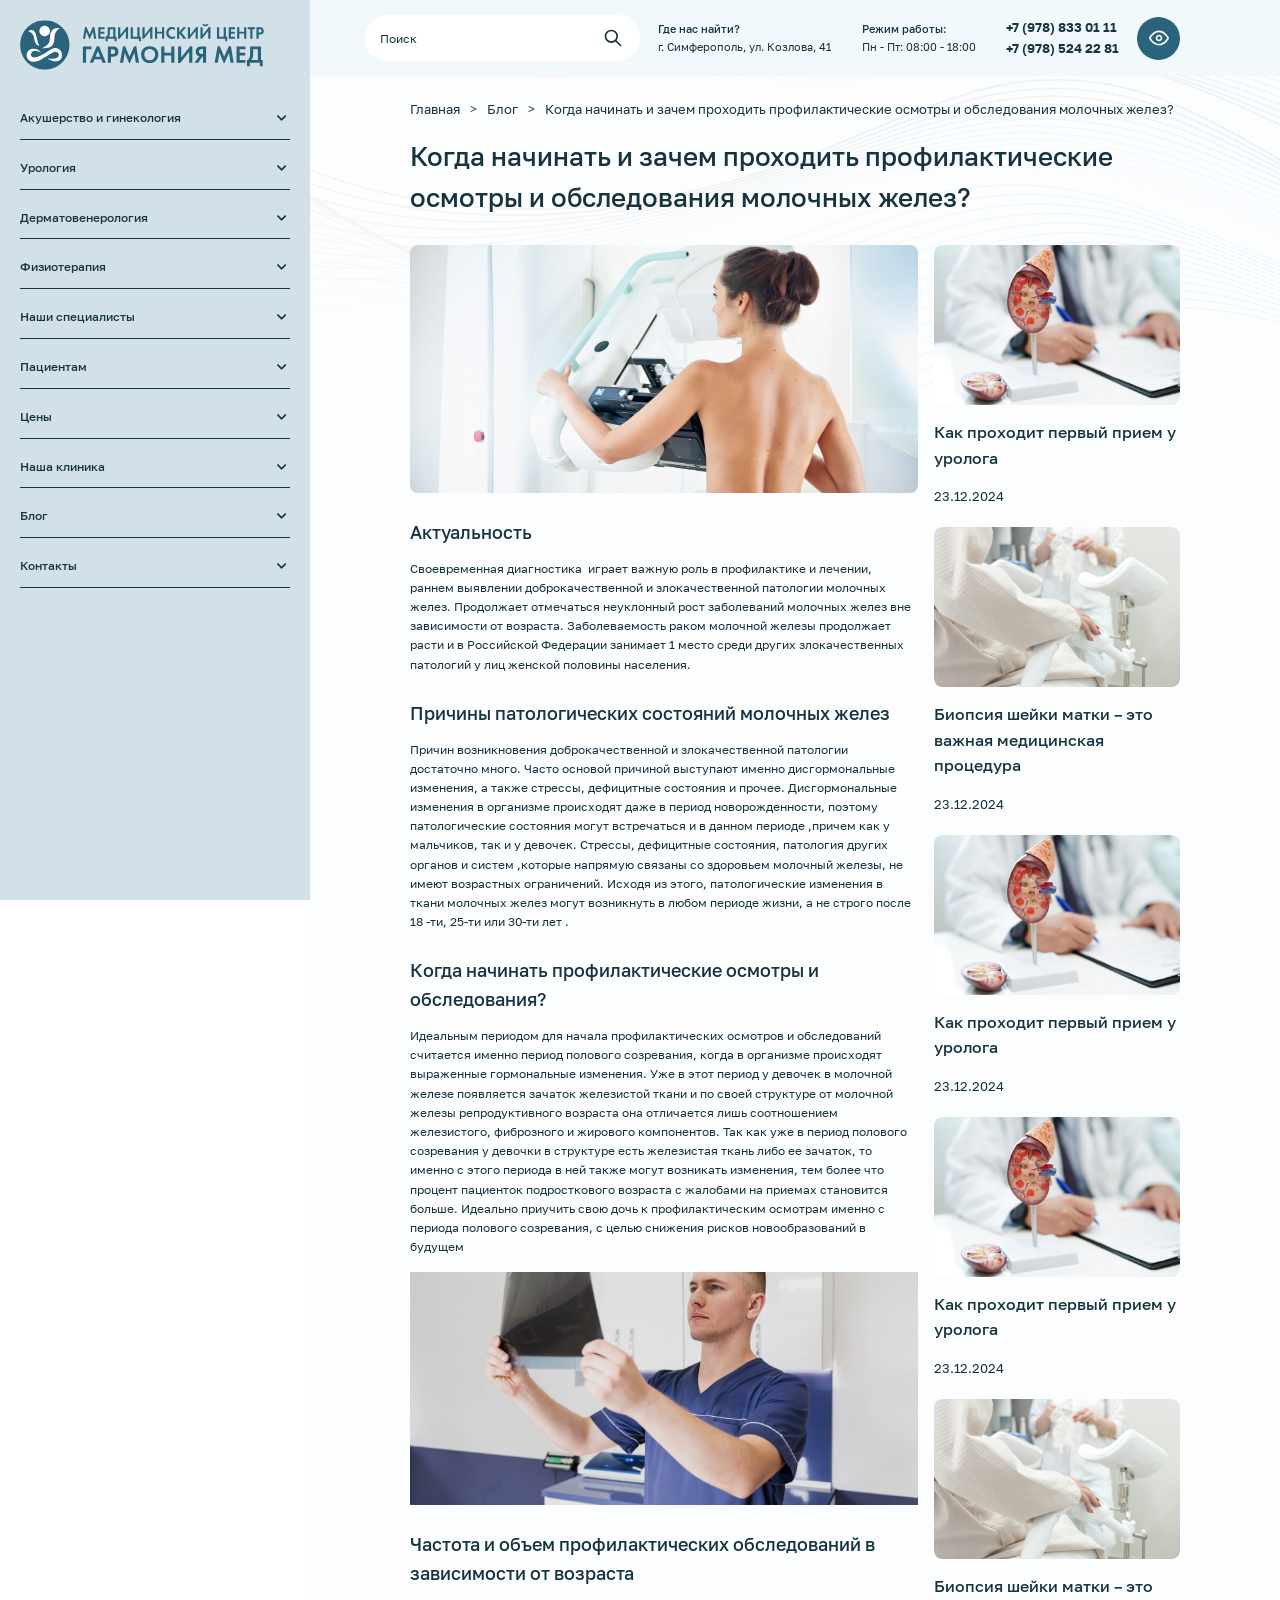
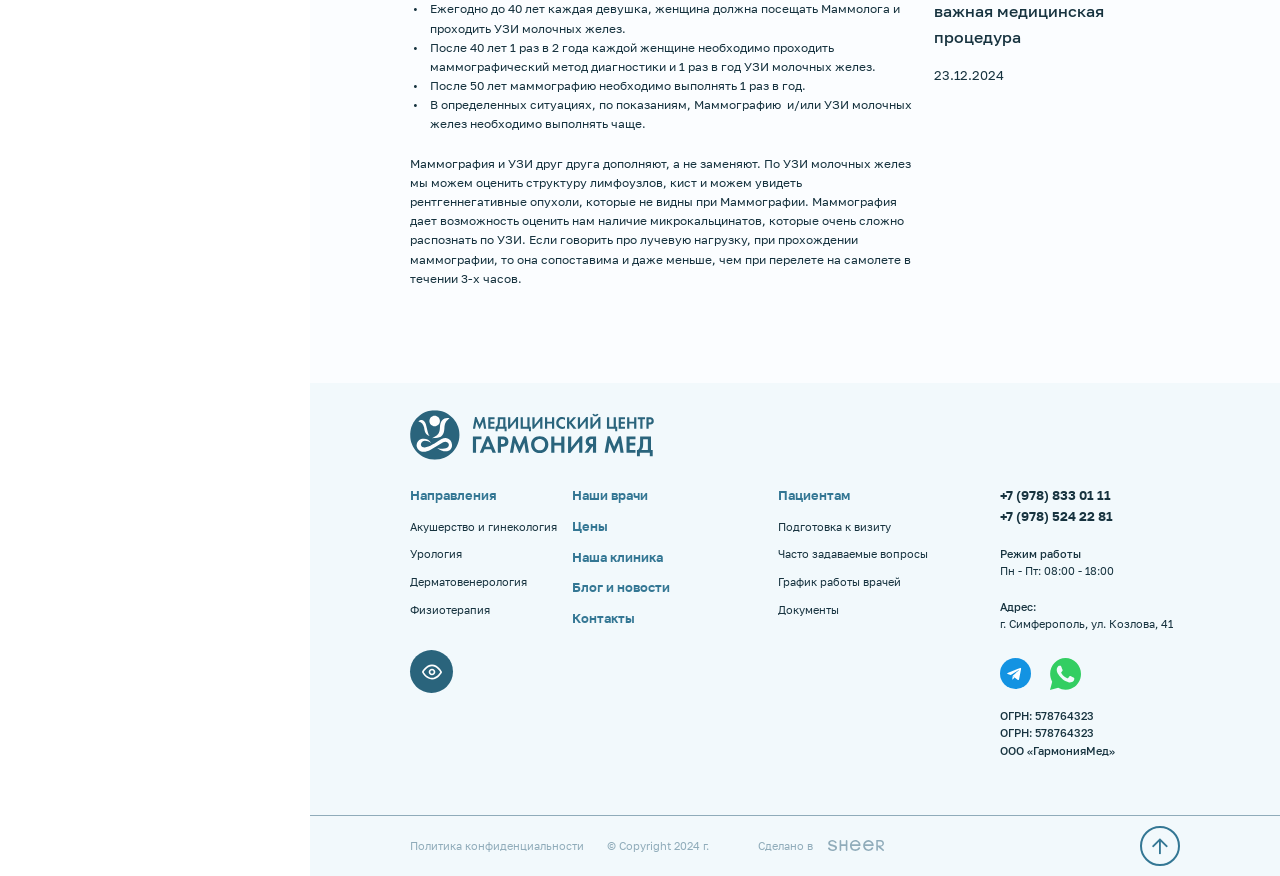
<file: article.html>
<!DOCTYPE html>
<!--[if lt IE 7]><html lang="ru" class="lt-ie9 lt-ie8 lt-ie7"><![endif]-->
<!--[if IE 7]><html lang="ru" class="lt-ie9 lt-ie8"><![endif]-->
<!--[if IE 8]><html lang="ru" class="lt-ie9"><![endif]-->
<!--[if gt IE 8]><!-->
<html lang="ru">
<!--<![endif]-->
<head>
	<meta charset="utf-8" />
	<title>Заголовок</title>
	<meta http-equiv="X-UA-Compatible" content="IE=edge" />
	<meta name="viewport" content="width=device-width, initial-scale=1, maximum-scale=1">
	<meta name="format-detection" content="telephone=no" />
	<link rel="shortcut icon" href="favicon.png" />
	<link rel="stylesheet" href="libs/bootstrap/bootstrap-grid.css" />
	<link rel="stylesheet" href="libs/fontawesome-free-5.12.0-web/css/all.min.css" />
	<link rel="stylesheet" href="libs/fancybox-master/dist/jquery.fancybox.min.css" />
	<link rel="stylesheet" href="libs/slick-1.5.9/slick/slick.css" />
	<link rel="stylesheet" href="libs/slick-1.5.9/slick/slick-theme.css" />
	<link rel="stylesheet" href="css/fonts.css" />
	<link rel="stylesheet" href="css/main.css?ver=1.7" />
	<link rel="stylesheet" href="css/media.css?ver=1.7" />
</head>
<body>

	<div class="wrapper">   
  
		<div class="sidebar-page">
			<a href="#" class="logo">
				<img src="img/logo.svg" alt="alt">
			</a>
			<div class="search-main show-mob">
				<form>
					<input type="text" placeholder="Поиск" required>
					<button class="btn-search"></button>
				</form>
			</div>
			<ul class="menu">
				<li class="menu__haschild">
					<a href="#">Акушерство и гинекология</a>
					<div class="menu__dropdown">
						<ul>
							<li><a href="#">Амбулаторная гинекологическая хирургия</a></li>
							<li><a href="#">Воспалительные заболевания</a></li>
							<li><a href="#">Детская и подростковая гинекология</a></li>
							<li><a href="#">Индивидуальное ведение беременности</a></li>
							<li><a href="#">Индивидуальный подбор контрацепции</a></li>
							<li><a href="#">Нарушение менструального цикла</a></li>
							<li><a href="#">Невынашивание беременности</a></li>
							<li><a href="#">Патология шейки матки</a></li>
							<li><a href="#">Патология тазового дна</a></li>
							<li><a href="#">Предгравидарная подготовка (перед планируемой беременностью)</a></li>
							<li><a href="#">Предменструальный синдром</a></li>
							<li><a href="#">Репродуктивная эндокринология</a></li>
							<li><a href="#">Хроническая тазовая боль</a></li>
							<li><a href="#">Эндометриоз</a></li>
						</ul>
					</div>
				</li>
				<li class="menu__haschild">
					<a href="#">Урология</a>
					<div class="menu__dropdown">
						<ul>
							<li><a href="#">Амбулаторная гинекологическая хирургия</a></li>
							<li><a href="#">Воспалительные заболевания</a></li>
							<li><a href="#">Детская и подростковая гинекология</a></li>
							<li><a href="#">Индивидуальное ведение беременности</a></li>
							<li><a href="#">Индивидуальный подбор контрацепции</a></li>
							<li><a href="#">Нарушение менструального цикла</a></li>
						</ul>
					</div>
				</li>
				<li class="menu__haschild">
					<a href="#">Дерматовенерология</a>
					<div class="menu__dropdown">
						<ul>
							<li><a href="#">Амбулаторная гинекологическая хирургия</a></li>
							<li><a href="#">Воспалительные заболевания</a></li>
							<li><a href="#">Детская и подростковая гинекология</a></li>
							<li><a href="#">Индивидуальное ведение беременности</a></li>
							<li><a href="#">Индивидуальный подбор контрацепции</a></li>
							<li><a href="#">Нарушение менструального цикла</a></li>
							<li><a href="#">Невынашивание беременности</a></li>
						</ul>
					</div>
				</li>
				<li class="menu__haschild">
					<a href="#">Физиотерапия</a>
					<div class="menu__dropdown">
						<ul>
							<li><a href="#">Амбулаторная гинекологическая хирургия</a></li>
							<li><a href="#">Воспалительные заболевания</a></li>
							<li><a href="#">Детская и подростковая гинекология</a></li>
							<li><a href="#">Индивидуальное ведение беременности</a></li>
							<li><a href="#">Индивидуальный подбор контрацепции</a></li>
							<li><a href="#">Нарушение менструального цикла</a></li>
						</ul>
					</div>
				</li>
				<li class="menu__haschild">
					<a href="#">Наши специалисты</a>
					<div class="menu__dropdown">
						<ul>
							<li><a href="#">Амбулаторная гинекологическая хирургия</a></li>
							<li><a href="#">Воспалительные заболевания</a></li>
							<li><a href="#">Детская и подростковая гинекология</a></li>
							<li><a href="#">Индивидуальное ведение беременности</a></li>
							<li><a href="#">Хроническая тазовая боль</a></li>
							<li><a href="#">Эндометриоз</a></li>
						</ul>
					</div>
				</li>
				<li class="menu__haschild">
					<a href="#">Пациентам</a>
					<div class="menu__dropdown">
						<ul>
							<li><a href="#">Амбулаторная гинекологическая хирургия</a></li>
							<li><a href="#">Воспалительные заболевания</a></li>
							<li><a href="#">Детская и подростковая гинекология</a></li>
							<li><a href="#">Индивидуальное ведение беременности</a></li>
							<li><a href="#">Индивидуальный подбор контрацепции</a></li>
							<li><a href="#">Эндометриоз</a></li>
						</ul>
					</div>
				</li>
				<li class="menu__haschild">
					<a href="#">Цены</a>
					<div class="menu__dropdown">
						<ul>
							<li><a href="#">Амбулаторная гинекологическая хирургия</a></li>
							<li><a href="#">Воспалительные заболевания</a></li>
							<li><a href="#">Детская и подростковая гинекология</a></li>
							<li><a href="#">Индивидуальное ведение беременности</a></li>
							<li><a href="#">Индивидуальный подбор контрацепции</a></li>
							<li><a href="#">Нарушение менструального цикла</a></li>
							<li><a href="#">Невынашивание беременности</a></li>
						</ul>
					</div>
				</li>
				<li class="menu__haschild">
					<a href="#">Наша клиника</a>
					<div class="menu__dropdown">
						<ul>
							<li><a href="#">Амбулаторная гинекологическая хирургия</a></li>
							<li><a href="#">Воспалительные заболевания</a></li>
							<li><a href="#">Детская и подростковая гинекология</a></li>
							<li><a href="#">Индивидуальное ведение беременности</a></li>
							<li><a href="#">Индивидуальный подбор контрацепции</a></li>
							<li><a href="#">Нарушение менструального цикла</a></li>
						</ul>
					</div>
				</li>
				<li class="menu__haschild">
					<a href="#">Блог</a>
					<div class="menu__dropdown">
						<ul>
							<li><a href="#">Амбулаторная гинекологическая хирургия</a></li>
							<li><a href="#">Воспалительные заболевания</a></li>
							<li><a href="#">Детская и подростковая гинекология</a></li>
							<li><a href="#">Индивидуальное ведение беременности</a></li>
							<li><a href="#">Индивидуальный подбор контрацепции</a></li>
							<li><a href="#">Нарушение менструального цикла</a></li>
							<li><a href="#">Невынашивание беременности</a></li>
						</ul>
					</div>
				</li>
				<li class="menu__haschild">
					<a href="#">Контакты</a>
					<div class="menu__dropdown">
						<ul>
							<li><a href="#">Невынашивание беременности</a></li>
							<li><a href="#">Патология шейки матки</a></li>
							<li><a href="#">Патология тазового дна</a></li>
							<li><a href="#">Предменструальный синдром</a></li>
							<li><a href="#">Репродуктивная эндокринология</a></li>
							<li><a href="#">Хроническая тазовая боль</a></li>
							<li><a href="#">Эндометриоз</a></li>
						</ul>
					</div>
				</li>
			</ul>
			<div class="sidebar-page__bottom show-mob">
				<div class="header__item">
					<p><strong>Где нас найти?</strong></p>
					<p>г. Симферополь, ул. Козлова, 41</p>
				</div>
				<div class="header__item">
					<p><strong>Режим работы:</strong></p>
					<p>Пн - Пт: 08:00 - 18:00</p>
				</div>
				<ul class="phones-list">
					<li><a href="tel:+79788330111">+7 (978) 833 01 11</a></li>
					<li><a href="tel:+79785242281">+7 (978) 524 22 81</a></li>
				</ul>
			</div>
		</div>
		<div class="menu-overlay"></div>

		<header class="header">
			<div class="container">
				<div class="header__wrapper">
					<span class='sandwich'>
						<span class='sw-topper'></span>
						<span class='sw-bottom'></span>
						<span class='sw-footer'></span>
					</span>
					<a href="#" class="logo show-mob">
						<img src="img/logo.svg" alt="alt">
					</a>
					<div class="search-main">
						<form>
							<input type="text" placeholder="Поиск" required>
							<button class="btn-search"></button>
						</form>
					</div>
					<div class="header__item">
						<p><strong>Где нас найти?</strong></p>
						<p>г. Симферополь, ул. Козлова, 41</p>
					</div>
					<div class="header__item hidden-tablet">
						<p><strong>Режим работы:</strong></p>
						<p>Пн - Пт: 08:00 - 18:00</p>
					</div>
					<ul class="phones-list">
						<li><a href="tel:+79788330111">+7 (978) 833 01 11</a></li>
						<li><a href="tel:+79785242281">+7 (978) 524 22 81</a></li>
					</ul>
					<a href="#" class="btn-eye">
						<img src="img/eye.svg" alt="alt">
					</a>
				</div>
			</div>
		</header>

		<section class="page-article">
			<div class="container">
				<ul class="breadcrumbs">
					<li><a href="#">Главная</a></li>
					<li><a href="#">Блог</a></li>
					<li>Когда начинать и зачем проходить профилактические осмотры и обследования молочных желез?</li>
				</ul>
				<h1 class="title-section">Когда начинать и зачем проходить профилактические <br>осмотры и обследования молочных желез?</h1>
				<div class="row">
					<div class="col-lg-8">
						<div class="article-content">
							<img src="img/article1.jpg" alt="alt">
							<h2>Актуальность</h2>
							<p>Своевременная диагностика  играет важную роль в профилактике и лечении, раннем выявлении доброкачественной и злокачественной патологии молочных желез. Продолжает отмечаться неуклонный рост заболеваний молочных желез вне зависимости от возраста. Заболеваемость раком молочной железы продолжает расти и в Российской Федерации занимает 1 место среди других злокачественных патологий у лиц женской половины населения.</p>
							<h2>Причины патологических состояний молочных желез</h2>
							<p>Причин возникновения доброкачественной и злокачественной патологии достаточно много. Часто основой причиной выступают именно дисгормональные изменения, а также стрессы, дефицитные состояния и прочее. Дисгормональные изменения в организме происходят даже в период новорожденности, поэтому патологические состояния могут встречаться и в данном периоде ,причем как у мальчиков, так и у девочек. Стрессы, дефицитные состояния, патология других органов и систем ,которые напрямую связаны со здоровьем молочный железы, не имеют возрастных ограничений. Исходя из этого, патологические изменения в ткани молочных желез могут возникнуть в любом периоде жизни, а не строго после 18 -ти, 25-ти или 30-ти лет .</p>
							<h2>Когда начинать профилактические осмотры и обследования?</h2>
							<p>Идеальным периодом для начала профилактических осмотров и обследований считается именно период полового созревания, когда в организме происходят выраженные гормональные изменения. Уже в этот период у девочек в молочной железе появляется зачаток железистой ткани и по своей структуре от молочной железы репродуктивного возраста она отличается лишь соотношением железистого, фиброзного и жирового компонентов. Так как уже в период полового созревания у девочки в структуре есть железистая ткань либо ее зачаток, то именно с этого периода в ней также могут возникать изменения, тем более что процент пациенток подросткового возраста с жалобами на приемах становится больше. Идеально приучить свою дочь к профилактическим осмотрам именно с периода полового созревания, с целью снижения рисков новообразований в будущем</p>
							<img src="img/article3.jpg" alt="alt">
							<h2>Частота и объем профилактических обследований в зависимости от возраста</h2>
							<ul>
								<li>Ежегодно до 40 лет каждая девушка, женщина должна посещать Маммолога и проходить УЗИ молочных желез. </li>
								<li>После 40 лет 1 раз в 2 года каждой женщине необходимо проходить маммографический метод диагностики и 1 раз в год УЗИ молочных желез. </li>
								<li>После 50 лет маммографию необходимо выполнять 1 раз в год. </li>
								<li>В определенных ситуациях, по показаниям, Маммографию  и/или УЗИ молочных желез необходимо выполнять чаще.</li>
							</ul>
							<p>Маммография и УЗИ друг друга дополняют, а не заменяют. По УЗИ молочных желез мы можем оценить структуру лимфоузлов, кист и можем увидеть рентгеннегативные опухоли, которые не видны при Маммографии. Маммография дает возможность оценить нам наличие микрокальцинатов, которые очень сложно распознать по УЗИ. Если говорить про лучевую нагрузку, при прохождении маммографии, то она сопоставима и даже меньше, чем при перелете на самолете в течении 3-х часов.</p>
						</div>
					</div>
					<div class="col-lg-4">
						<div class="row row_news">
							<div class="col-lg-12 col-md-6">
								<a href="#" class="item-news">
									<span class="item-news__image">
										<img src="img/news3.jpg" alt="alt">
									</span>
									<span class="item-news__title">Как проходит первый прием у уролога</span>
									<span class="item-news__date">23.12.2024</span>
								</a>
							</div>
							<div class="col-lg-12 col-md-6">
								<a href="#" class="item-news">
									<span class="item-news__image">
										<img src="img/news2.jpg" alt="alt">
									</span>
									<span class="item-news__title">Биопсия шейки матки – это важная медицинская процедура</span>
									<span class="item-news__date">23.12.2024</span>
								</a>
							</div>
							<div class="col-lg-12 col-md-6">
								<a href="#" class="item-news">
									<span class="item-news__image">
										<img src="img/news3.jpg" alt="alt">
									</span>
									<span class="item-news__title">Как проходит первый прием у уролога</span>
									<span class="item-news__date">23.12.2024</span>
								</a>
							</div>
							<div class="col-lg-12 col-md-6">
								<a href="#" class="item-news">
									<span class="item-news__image">
										<img src="img/news3.jpg" alt="alt">
									</span>
									<span class="item-news__title">Как проходит первый прием у уролога</span>
									<span class="item-news__date">23.12.2024</span>
								</a>
							</div>
							<div class="col-lg-12 col-md-6">
								<a href="#" class="item-news">
									<span class="item-news__image">
										<img src="img/news2.jpg" alt="alt">
									</span>
									<span class="item-news__title">Биопсия шейки матки – это важная медицинская процедура</span>
									<span class="item-news__date">23.12.2024</span>
								</a>
							</div>
						</div>
					</div>
				</div>
			</div>
		</section>
		
		<footer class="footer">
			<div class="container">
				<a href="#" class="logo">
					<img src="img/logo.svg" alt="alt">
				</a>
				<div class="row row_footer">
					<div class="col-lg-3 col-6">
						<div class="footer__title">Направления</div>
						<ul class="footer__nav">
							<li><a href="#">Акушерство и гинекология</a></li>
							<li><a href="#">Урология</a></li>
							<li><a href="#">Дерматовенерология</a></li>
							<li><a href="#">Физиотерапия</a></li>
						</ul>
						<a href="#" class="btn-eye hidden-mob">
							<img src="img/eye.svg" alt="alt">
						</a>
					</div>
					<div class="col-lg-3 col-6">
						<div class="footer__col">
							<ul class="footer__nav footer__nav_big">
								<li><a href="#">Наши врачи</a></li>
								<li><a href="#">Цены</a></li>
								<li><a href="#">Наша клиника</a></li>
								<li><a href="#">Блог и новости</a></li>
								<li><a href="#">Контакты</a></li>
							</ul>
						</div>
					</div>
					<div class="col-lg-3 col-6">
						<div class="footer__col">
							<div class="footer__title">Пациентам</div>
							<ul class="footer__nav">
								<li><a href="#">Подготовка к визиту</a></li>
								<li><a href="#">Часто задаваемые вопросы</a></li>
								<li><a href="#">График работы врачей</a></li>
								<li><a href="#">Документы</a></li>
							</ul>
							<a href="#" class="btn-eye show-mob">
								<img src="img/eye.svg" alt="alt">
							</a>
						</div>
					</div>
					<div class="col-lg-3 col-6">
						<ul class="phones-list">
							<li><a href="tel:+79788330111">+7 (978) 833 01 11</a></li>
							<li><a href="tel:+79785242281">+7 (978) 524 22 81</a></li>
						</ul>
						<div class="footer__item">
							<p><strong>Режим работы</strong></p>
							<p>Пн - Пт: 08:00 - 18:00</p>
						</div>
						<div class="footer__item">
							<p><strong>Адрес:</strong></p>
							<p>г. Симферополь, ул. Козлова, 41</p>
						</div>
						<ul class="socials-list">
							<li><a href="#" target="_blank"><img src="img/tg.svg" alt="alt"></a></li>
							<li><a href="#" target="_blank"><img src="img/wp.svg" alt="alt"></a></li>
						</ul>
						<div class="requisites">
							<p>ОГРН: 578764323</p>
							<p>ОГРН:  578764323</p>
							<p>ООО «ГармонияМед»</p>
						</div>
					</div>
				</div>
			</div>
			<div class="footer-bottom">
				<div class="container">
					<div class="row align-items-center">
						<div class="col-lg-3">
							<a href="#">Политика конфиденциальности </a>
						</div>
						<div class="col-lg-3">
							<p>© Copyright  2024 г.</p>
						</div>
						<div class="col-lg-3">
							<div class="create">Сделано в <a href="#"><img src="img/copy.svg" alt="alt"></a></div>
						</div>
						<div class="col-lg-3">
							<a href="#" class="btn_top"><i class="far fa-arrow-up"></i></a>
						</div>
					</div>
				</div>
			</div>
		</footer>
		
	</div>

	<!--[if lt IE 9]>
	<script src="libs/html5shiv/es5-shim.min.js"></script>
	<script src="libs/html5shiv/html5shiv.min.js"></script>
	<script src="libs/html5shiv/html5shiv-printshiv.min.js"></script>
	<script src="libs/respond/respond.min.js"></script>
	<![endif]-->
	<script src="libs/jquery/jquery-3.6.0.min.js"></script>
	<script src="libs/jquery-mousewheel/jquery.mousewheel.min.js"></script>
	<script src="libs/fancybox-master/dist/jquery.fancybox.min.js"></script>
	<script src="libs/slick-1.5.9/slick/slick.min.js"></script>
	<script src="libs/scroll2id/PageScroll2id.min.js"></script>
	<script src="libs/mask/jquery.maskedinput.js"></script>
	<script src="libs/jQueryFormStyler-master/jquery.formstyler.min.js"></script>
	<script src="js/common.js?ver=1.7"></script>
	<!-- Yandex.Metrika counter --><!-- /Yandex.Metrika counter -->
	<!-- Google Analytics counter --><!-- /Google Analytics counter -->
</body>
</html>
</file>
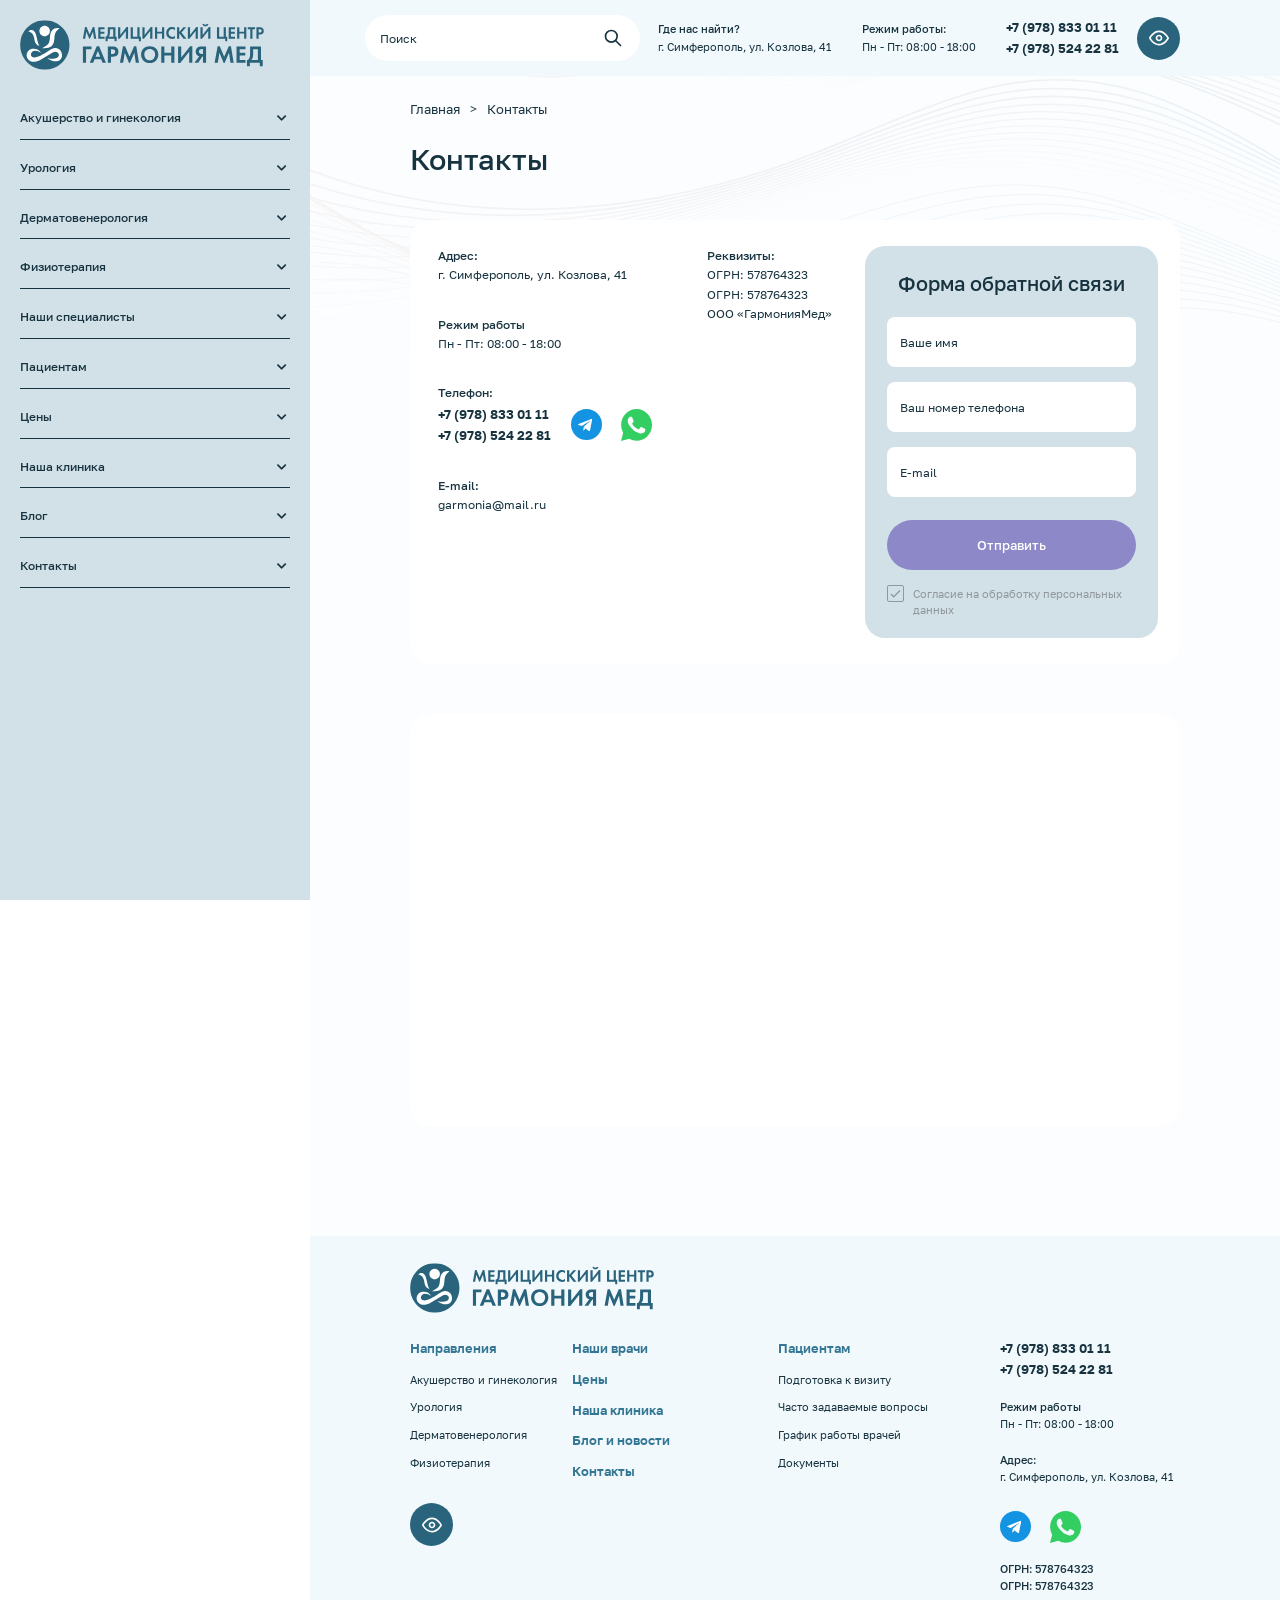
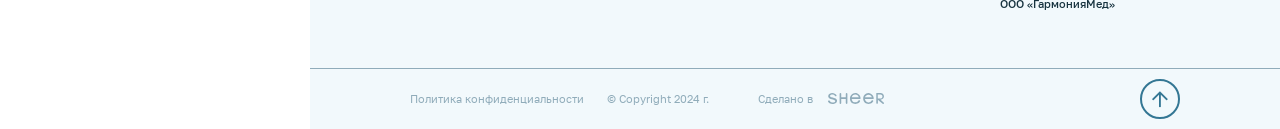
<file: contacts.html>
<!DOCTYPE html>
<!--[if lt IE 7]><html lang="ru" class="lt-ie9 lt-ie8 lt-ie7"><![endif]-->
<!--[if IE 7]><html lang="ru" class="lt-ie9 lt-ie8"><![endif]-->
<!--[if IE 8]><html lang="ru" class="lt-ie9"><![endif]-->
<!--[if gt IE 8]><!-->
<html lang="ru">
<!--<![endif]-->
<head>
	<meta charset="utf-8" />
	<title>Заголовок</title>
	<meta http-equiv="X-UA-Compatible" content="IE=edge" />
	<meta name="viewport" content="width=device-width, initial-scale=1, maximum-scale=1">
	<meta name="format-detection" content="telephone=no" />
	<link rel="shortcut icon" href="favicon.png" />
	<link rel="stylesheet" href="libs/bootstrap/bootstrap-grid.css" />
	<link rel="stylesheet" href="libs/fontawesome-free-5.12.0-web/css/all.min.css" />
	<link rel="stylesheet" href="libs/fancybox-master/dist/jquery.fancybox.min.css" />
	<link rel="stylesheet" href="libs/slick-1.5.9/slick/slick.css" />
	<link rel="stylesheet" href="libs/slick-1.5.9/slick/slick-theme.css" />
	<link rel="stylesheet" href="css/fonts.css" />
	<link rel="stylesheet" href="css/main.css?ver=1.8" />
	<link rel="stylesheet" href="css/media.css?ver=1.8" />
</head>
<body>

	<div class="wrapper">   
  
		<div class="sidebar-page">
			<a href="#" class="logo">
				<img src="img/logo.svg" alt="alt">
			</a>
			<div class="search-main show-mob">
				<form>
					<input type="text" placeholder="Поиск" required>
					<button class="btn-search"></button>
				</form>
			</div>
			<ul class="menu">
				<li class="menu__haschild">
					<a href="#">Акушерство и гинекология</a>
					<div class="menu__dropdown"> 
						<ul>
							<li><a href="#">Амбулаторная гинекологическая хирургия</a></li>
							<li><a href="#">Воспалительные заболевания</a></li>
							<li><a href="#">Детская и подростковая гинекология</a></li>
							<li><a href="#">Индивидуальное ведение беременности</a></li>
							<li><a href="#">Индивидуальный подбор контрацепции</a></li>
							<li><a href="#">Нарушение менструального цикла</a></li>
							<li><a href="#">Невынашивание беременности</a></li>
							<li><a href="#">Патология шейки матки</a></li>
							<li><a href="#">Патология тазового дна</a></li>
							<li><a href="#">Предгравидарная подготовка (перед планируемой беременностью)</a></li>
							<li><a href="#">Предменструальный синдром</a></li>
							<li><a href="#">Репродуктивная эндокринология</a></li>
							<li><a href="#">Хроническая тазовая боль</a></li>
							<li><a href="#">Эндометриоз</a></li>
						</ul>
					</div>
				</li>
				<li class="menu__haschild">
					<a href="#">Урология</a>
					<div class="menu__dropdown">
						<ul>
							<li><a href="#">Амбулаторная гинекологическая хирургия</a></li>
							<li><a href="#">Воспалительные заболевания</a></li>
							<li><a href="#">Детская и подростковая гинекология</a></li>
							<li><a href="#">Индивидуальное ведение беременности</a></li>
							<li><a href="#">Индивидуальный подбор контрацепции</a></li>
							<li><a href="#">Нарушение менструального цикла</a></li>
						</ul>
					</div>
				</li>
				<li class="menu__haschild">
					<a href="#">Дерматовенерология</a>
					<div class="menu__dropdown">
						<ul>
							<li><a href="#">Амбулаторная гинекологическая хирургия</a></li>
							<li><a href="#">Воспалительные заболевания</a></li>
							<li><a href="#">Детская и подростковая гинекология</a></li>
							<li><a href="#">Индивидуальное ведение беременности</a></li>
							<li><a href="#">Индивидуальный подбор контрацепции</a></li>
							<li><a href="#">Нарушение менструального цикла</a></li>
							<li><a href="#">Невынашивание беременности</a></li>
						</ul>
					</div>
				</li>
				<li class="menu__haschild">
					<a href="#">Физиотерапия</a>
					<div class="menu__dropdown">
						<ul>
							<li><a href="#">Амбулаторная гинекологическая хирургия</a></li>
							<li><a href="#">Воспалительные заболевания</a></li>
							<li><a href="#">Детская и подростковая гинекология</a></li>
							<li><a href="#">Индивидуальное ведение беременности</a></li>
							<li><a href="#">Индивидуальный подбор контрацепции</a></li>
							<li><a href="#">Нарушение менструального цикла</a></li>
						</ul>
					</div>
				</li>
				<li class="menu__haschild">
					<a href="#">Наши специалисты</a>
					<div class="menu__dropdown">
						<ul>
							<li><a href="#">Амбулаторная гинекологическая хирургия</a></li>
							<li><a href="#">Воспалительные заболевания</a></li>
							<li><a href="#">Детская и подростковая гинекология</a></li>
							<li><a href="#">Индивидуальное ведение беременности</a></li>
							<li><a href="#">Хроническая тазовая боль</a></li>
							<li><a href="#">Эндометриоз</a></li>
						</ul>
					</div>
				</li>
				<li class="menu__haschild">
					<a href="#">Пациентам</a>
					<div class="menu__dropdown">
						<ul>
							<li><a href="#">Амбулаторная гинекологическая хирургия</a></li>
							<li><a href="#">Воспалительные заболевания</a></li>
							<li><a href="#">Детская и подростковая гинекология</a></li>
							<li><a href="#">Индивидуальное ведение беременности</a></li>
							<li><a href="#">Индивидуальный подбор контрацепции</a></li>
							<li><a href="#">Эндометриоз</a></li>
						</ul>
					</div>
				</li>
				<li class="menu__haschild">
					<a href="#">Цены</a>
					<div class="menu__dropdown">
						<ul>
							<li><a href="#">Амбулаторная гинекологическая хирургия</a></li>
							<li><a href="#">Воспалительные заболевания</a></li>
							<li><a href="#">Детская и подростковая гинекология</a></li>
							<li><a href="#">Индивидуальное ведение беременности</a></li>
							<li><a href="#">Индивидуальный подбор контрацепции</a></li>
							<li><a href="#">Нарушение менструального цикла</a></li>
							<li><a href="#">Невынашивание беременности</a></li>
						</ul>
					</div>
				</li>
				<li class="menu__haschild">
					<a href="#">Наша клиника</a>
					<div class="menu__dropdown">
						<ul>
							<li><a href="#">Амбулаторная гинекологическая хирургия</a></li>
							<li><a href="#">Воспалительные заболевания</a></li>
							<li><a href="#">Детская и подростковая гинекология</a></li>
							<li><a href="#">Индивидуальное ведение беременности</a></li>
							<li><a href="#">Индивидуальный подбор контрацепции</a></li>
							<li><a href="#">Нарушение менструального цикла</a></li>
						</ul>
					</div>
				</li>
				<li class="menu__haschild">
					<a href="#">Блог</a>
					<div class="menu__dropdown">
						<ul>
							<li><a href="#">Амбулаторная гинекологическая хирургия</a></li>
							<li><a href="#">Воспалительные заболевания</a></li>
							<li><a href="#">Детская и подростковая гинекология</a></li>
							<li><a href="#">Индивидуальное ведение беременности</a></li>
							<li><a href="#">Индивидуальный подбор контрацепции</a></li>
							<li><a href="#">Нарушение менструального цикла</a></li>
							<li><a href="#">Невынашивание беременности</a></li>
						</ul>
					</div>
				</li>
				<li class="menu__haschild">
					<a href="#">Контакты</a>
					<div class="menu__dropdown">
						<ul>
							<li><a href="#">Невынашивание беременности</a></li>
							<li><a href="#">Патология шейки матки</a></li>
							<li><a href="#">Патология тазового дна</a></li>
							<li><a href="#">Предменструальный синдром</a></li>
							<li><a href="#">Репродуктивная эндокринология</a></li>
							<li><a href="#">Хроническая тазовая боль</a></li>
							<li><a href="#">Эндометриоз</a></li>
						</ul>
					</div>
				</li>
			</ul>
			<div class="sidebar-page__bottom show-mob">
				<div class="header__item">
					<p><strong>Где нас найти?</strong></p>
					<p>г. Симферополь, ул. Козлова, 41</p>
				</div>
				<div class="header__item">
					<p><strong>Режим работы:</strong></p>
					<p>Пн - Пт: 08:00 - 18:00</p>
				</div>
				<ul class="phones-list">
					<li><a href="tel:+79788330111">+7 (978) 833 01 11</a></li>
					<li><a href="tel:+79785242281">+7 (978) 524 22 81</a></li>
				</ul>
			</div>
		</div>
		<div class="menu-overlay"></div>

		<header class="header">
			<div class="container">
				<div class="header__wrapper">
					<span class='sandwich'>
						<span class='sw-topper'></span>
						<span class='sw-bottom'></span>
						<span class='sw-footer'></span>
					</span>
					<a href="#" class="logo show-mob">
						<img src="img/logo.svg" alt="alt">
					</a>
					<div class="search-main">
						<form>
							<input type="text" placeholder="Поиск" required>
							<button class="btn-search"></button>
						</form>
					</div>
					<div class="header__item">
						<p><strong>Где нас найти?</strong></p>
						<p>г. Симферополь, ул. Козлова, 41</p>
					</div>
					<div class="header__item hidden-tablet">
						<p><strong>Режим работы:</strong></p>
						<p>Пн - Пт: 08:00 - 18:00</p>
					</div>
					<ul class="phones-list">
						<li><a href="tel:+79788330111">+7 (978) 833 01 11</a></li>
						<li><a href="tel:+79785242281">+7 (978) 524 22 81</a></li>
					</ul>
					<a href="#" class="btn-eye">
						<img src="img/eye.svg" alt="alt">
					</a>
				</div>
			</div>
		</header>

		<section class="page-contacts">
			<div class="container">
				<ul class="breadcrumbs">
					<li><a href="#">Главная</a></li>
					<li>Контакты</li>
				</ul>
				<h1 class="title-section">Контакты</h1>
				<div class="contacts-main">
					<div class="row">
						<div class="col-lg-8">
							<div class="contacts-main__content">
								<div class="row">
									<div class="col-md-7">
										<div class="contacts-main__item">
											<p><strong>Адрес:</strong></p>
											<p>г. Симферополь, ул. Козлова, 41</p>
										</div>
										<div class="contacts-main__item">
											<p><strong>Режим работы</strong></p>
											<p>Пн - Пт: 08:00 - 18:00</p>
										</div>
										<div class="contacts-main__item">
											<p><strong>Телефон:</strong></p>
											<div class="contacts-main__line">
												<ul class="phones-list">
													<li><a href="tel:+79788330111">+7 (978) 833 01 11</a></li>
													<li><a href="tel:+79785242281">+7 (978) 524 22 81</a></li>
												</ul>
												<ul class="socials-list">
													<li><a href="#" target="_blank"><img src="img/tg.svg" alt="alt"></a></li>
													<li><a href="#" target="_blank"><img src="img/wp.svg" alt="alt"></a></li>
												</ul>
											</div>
										</div>
										<div class="contacts-main__item">
											<p><strong>E-mail:</strong></p>
											<p><a href="mailto:garmonia@mail.ru">garmonia@mail.ru</a></p>
										</div>
									</div>
									<div class="col-md-5">
										<div class="contacts-main__item">
											<p><strong>Реквизиты:</strong></p>
											<p>ОГРН: 578764323</p>
											<p>ОГРН:  578764323</p>
											<p>ООО «ГармонияМед»</p>
										</div>
									</div>
								</div>
							</div>
						</div>
						<div class="col-lg-4">
							<div class="form-page">
								<div class="form-page__title">Форма обратной связи</div>
								<form>
									<div class="item-form">
										<input type="text" placeholder="Ваше имя" required>
									</div>
									<div class="item-form">
										<input type="tel" placeholder="Ваш номер телефона" class="input-phone" inputmode="numeric" required>
									</div>
									<div class="item-form">
										<input type="email" placeholder="E-mail" required>
									</div>
									<input type="submit" class="btn-main" value="Отправить">
									<div class="checkbox">
										<label>
											<input type="checkbox" required="required" checked="checked" />
											<span>Согласие на обработку персональных данных</span>
										</label>
									</div>
								</form>
							</div>
						</div>
					</div>
				</div>
				<div id="map"></div>
			</div>
		</section>
		
		<footer class="footer">
			<div class="container">
				<a href="#" class="logo">
					<img src="img/logo.svg" alt="alt">
				</a>
				<div class="row row_footer">
					<div class="col-lg-3 col-6">
						<div class="footer__title">Направления</div>
						<ul class="footer__nav">
							<li><a href="#">Акушерство и гинекология</a></li>
							<li><a href="#">Урология</a></li>
							<li><a href="#">Дерматовенерология</a></li>
							<li><a href="#">Физиотерапия</a></li>
						</ul>
						<a href="#" class="btn-eye hidden-mob">
							<img src="img/eye.svg" alt="alt">
						</a>
					</div>
					<div class="col-lg-3 col-6">
						<div class="footer__col">
							<ul class="footer__nav footer__nav_big">
								<li><a href="#">Наши врачи</a></li>
								<li><a href="#">Цены</a></li>
								<li><a href="#">Наша клиника</a></li>
								<li><a href="#">Блог и новости</a></li>
								<li><a href="#">Контакты</a></li>
							</ul>
						</div>
					</div>
					<div class="col-lg-3 col-6">
						<div class="footer__col">
							<div class="footer__title">Пациентам</div>
							<ul class="footer__nav">
								<li><a href="#">Подготовка к визиту</a></li>
								<li><a href="#">Часто задаваемые вопросы</a></li>
								<li><a href="#">График работы врачей</a></li>
								<li><a href="#">Документы</a></li>
							</ul>
							<a href="#" class="btn-eye show-mob">
								<img src="img/eye.svg" alt="alt">
							</a>
						</div>
					</div>
					<div class="col-lg-3 col-6">
						<ul class="phones-list">
							<li><a href="tel:+79788330111">+7 (978) 833 01 11</a></li>
							<li><a href="tel:+79785242281">+7 (978) 524 22 81</a></li>
						</ul>
						<div class="footer__item">
							<p><strong>Режим работы</strong></p>
							<p>Пн - Пт: 08:00 - 18:00</p>
						</div>
						<div class="footer__item">
							<p><strong>Адрес:</strong></p>
							<p>г. Симферополь, ул. Козлова, 41</p>
						</div>
						<ul class="socials-list">
							<li><a href="#" target="_blank"><img src="img/tg.svg" alt="alt"></a></li>
							<li><a href="#" target="_blank"><img src="img/wp.svg" alt="alt"></a></li>
						</ul>
						<div class="requisites">
							<p>ОГРН: 578764323</p>
							<p>ОГРН:  578764323</p>
							<p>ООО «ГармонияМед»</p>
						</div>
					</div>
				</div>
			</div>
			<div class="footer-bottom">
				<div class="container">
					<div class="row align-items-center">
						<div class="col-lg-3">
							<a href="#">Политика конфиденциальности </a>
						</div>
						<div class="col-lg-3">
							<p>© Copyright  2024 г.</p>
						</div>
						<div class="col-lg-3">
							<div class="create">Сделано в <a href="#"><img src="img/copy.svg" alt="alt"></a></div>
						</div>
						<div class="col-lg-3">
							<a href="#" class="btn_top"><i class="far fa-arrow-up"></i></a>
						</div>
					</div>
				</div>
			</div>
		</footer>
		
	</div>

	<!--[if lt IE 9]>
	<script src="libs/html5shiv/es5-shim.min.js"></script>
	<script src="libs/html5shiv/html5shiv.min.js"></script>
	<script src="libs/html5shiv/html5shiv-printshiv.min.js"></script>
	<script src="libs/respond/respond.min.js"></script>
	<![endif]-->
	<script src="libs/jquery/jquery-3.6.0.min.js"></script>
	<script src="libs/jquery-mousewheel/jquery.mousewheel.min.js"></script>
	<script src="libs/fancybox-master/dist/jquery.fancybox.min.js"></script>
	<script src="libs/slick-1.5.9/slick/slick.min.js"></script>
	<script src="libs/scroll2id/PageScroll2id.min.js"></script>
	<script src="libs/mask/jquery.maskedinput.js"></script>
	<script src="libs/jQueryFormStyler-master/jquery.formstyler.min.js"></script>
	<script src="js/common.js?ver=1.8"></script>
	<script src="https://api-maps.yandex.ru/2.1/?lang=ru_RU"></script>
	<script>
		$(document).ready(function () {
			ymaps.ready(init);

			function init() {
				var myMap = new ymaps.Map('map', {
					center: [44.937889, 34.098692],
					zoom: 16
				}, {
					searchControlProvider: 'yandex#search'
				});

				myPlacemark = new ymaps.Placemark([44.937889, 34.098692], {
				}, {
					iconLayout: 'default#image',
					iconImageHref: 'img/pin.svg',
					hideIconOnBalloonOpen: false,
					iconImageSize: [65, 72],
					iconImageOffset: [-32, -72],
					balloonOffset: [0, -72]
				});
				myMap.controls.remove('searchControl');
				myMap.behaviors.disable('scrollZoom');
				myMap.geoObjects.add(myPlacemark);
			}
		});
	</script>
	<!-- Yandex.Metrika counter --><!-- /Yandex.Metrika counter -->
	<!-- Google Analytics counter --><!-- /Google Analytics counter -->
</body>
</html>
</file>
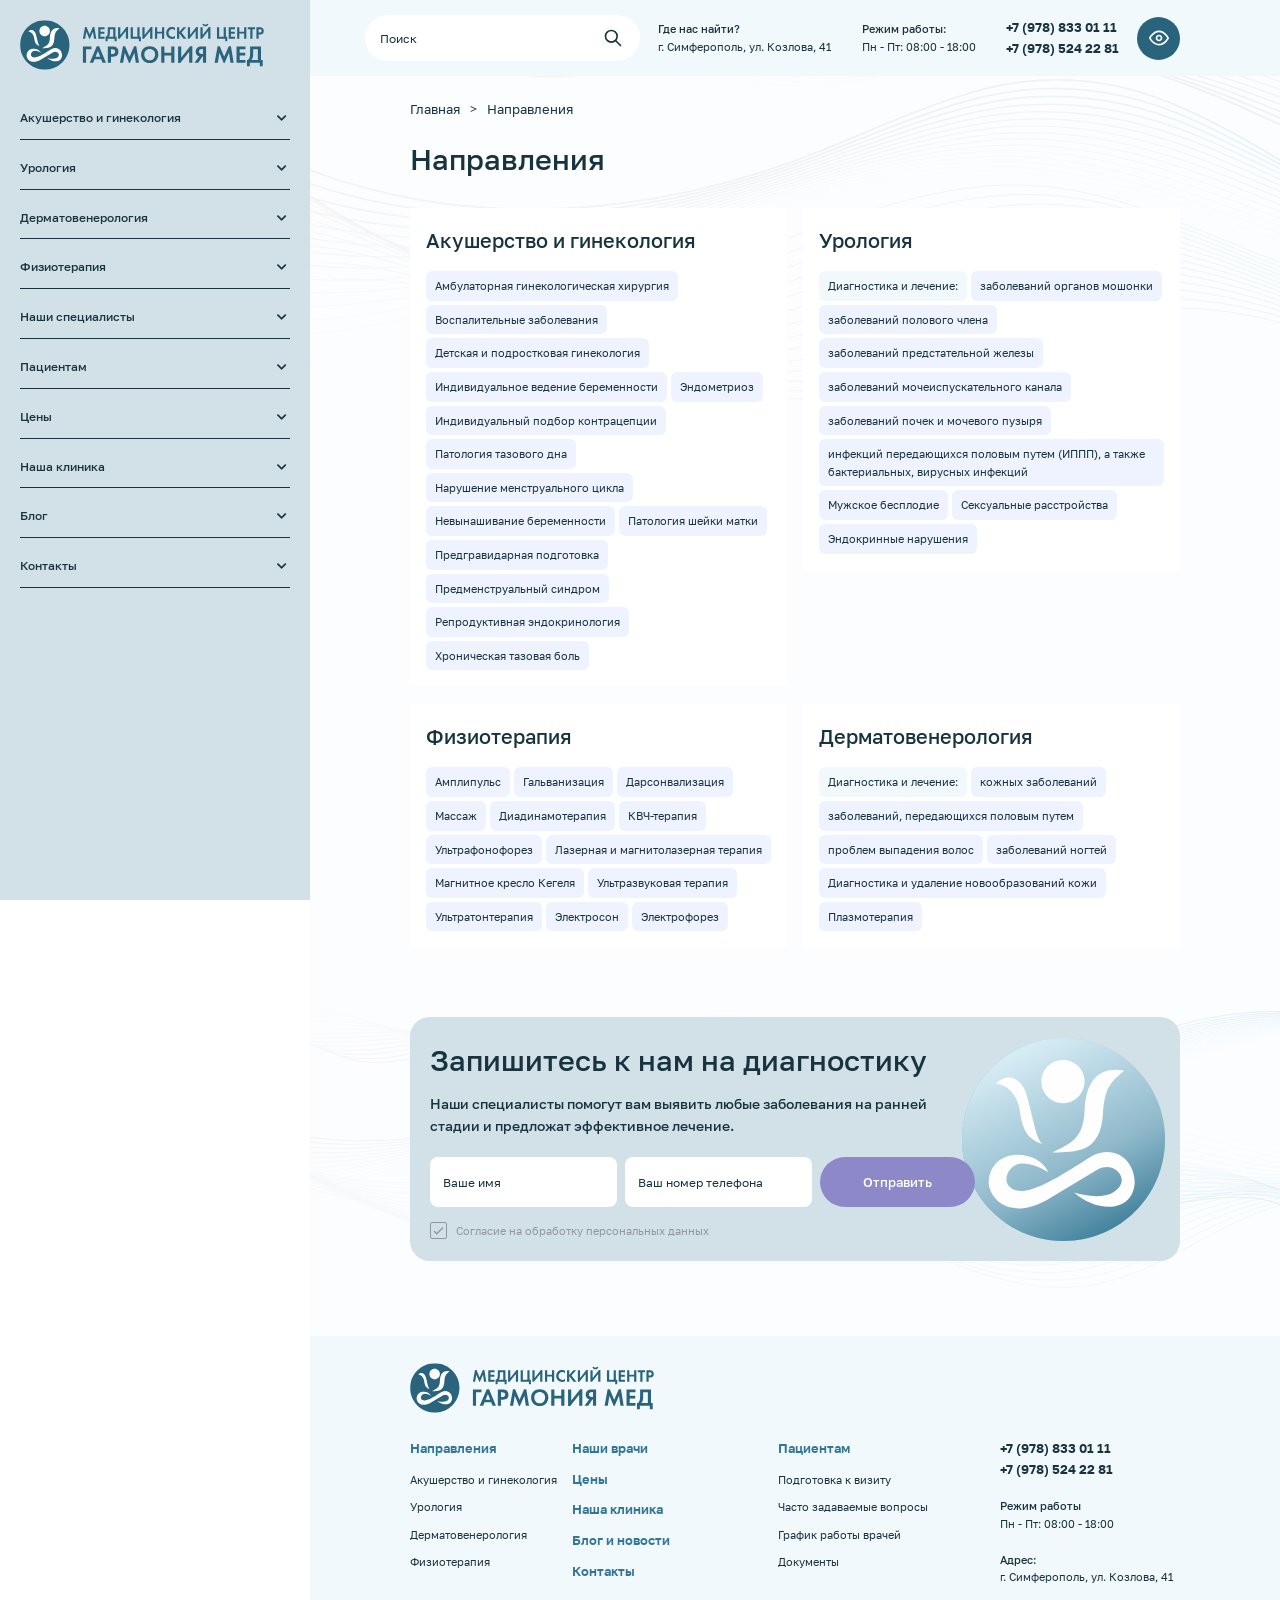
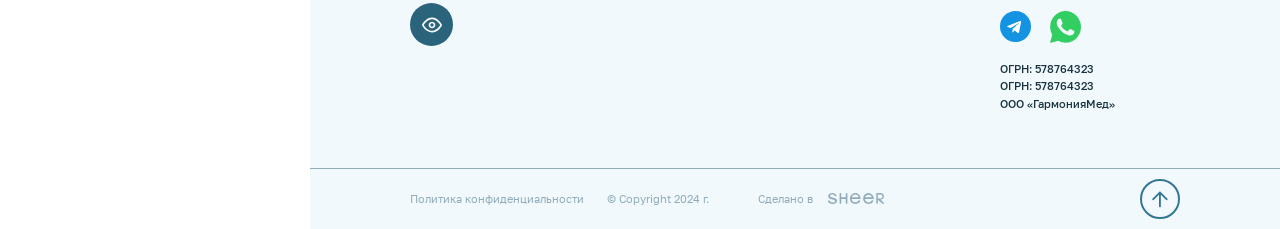
<file: directions.html>
<!DOCTYPE html>
<!--[if lt IE 7]><html lang="ru" class="lt-ie9 lt-ie8 lt-ie7"><![endif]-->
<!--[if IE 7]><html lang="ru" class="lt-ie9 lt-ie8"><![endif]-->
<!--[if IE 8]><html lang="ru" class="lt-ie9"><![endif]-->
<!--[if gt IE 8]><!-->
<html lang="ru">
<!--<![endif]-->
<head>
	<meta charset="utf-8" />
	<title>Заголовок</title>
	<meta http-equiv="X-UA-Compatible" content="IE=edge" />
	<meta name="viewport" content="width=device-width, initial-scale=1, maximum-scale=1">
	<meta name="format-detection" content="telephone=no" />
	<link rel="shortcut icon" href="favicon.png" />
	<link rel="stylesheet" href="libs/bootstrap/bootstrap-grid.css" />
	<link rel="stylesheet" href="libs/fontawesome-free-5.12.0-web/css/all.min.css" />
	<link rel="stylesheet" href="libs/fancybox-master/dist/jquery.fancybox.min.css" />
	<link rel="stylesheet" href="libs/slick-1.5.9/slick/slick.css" />
	<link rel="stylesheet" href="libs/slick-1.5.9/slick/slick-theme.css" />
	<link rel="stylesheet" href="css/fonts.css" />
	<link rel="stylesheet" href="css/main.css?ver=1.7" />
	<link rel="stylesheet" href="css/media.css?ver=1.7" />
</head>
<body>

	<div class="wrapper">   
  
		<div class="sidebar-page">
			<a href="#" class="logo">
				<img src="img/logo.svg" alt="alt">
			</a>
			<div class="search-main show-mob">
				<form>
					<input type="text" placeholder="Поиск" required>
					<button class="btn-search"></button>
				</form>
			</div>
			<ul class="menu">
				<li class="menu__haschild">
					<a href="#">Акушерство и гинекология</a>
					<div class="menu__dropdown">
						<ul>
							<li><a href="#">Амбулаторная гинекологическая хирургия</a></li>
							<li><a href="#">Воспалительные заболевания</a></li>
							<li><a href="#">Детская и подростковая гинекология</a></li>
							<li><a href="#">Индивидуальное ведение беременности</a></li>
							<li><a href="#">Индивидуальный подбор контрацепции</a></li>
							<li><a href="#">Нарушение менструального цикла</a></li>
							<li><a href="#">Невынашивание беременности</a></li>
							<li><a href="#">Патология шейки матки</a></li>
							<li><a href="#">Патология тазового дна</a></li>
							<li><a href="#">Предгравидарная подготовка (перед планируемой беременностью)</a></li>
							<li><a href="#">Предменструальный синдром</a></li>
							<li><a href="#">Репродуктивная эндокринология</a></li>
							<li><a href="#">Хроническая тазовая боль</a></li>
							<li><a href="#">Эндометриоз</a></li>
						</ul>
					</div>
				</li>
				<li class="menu__haschild">
					<a href="#">Урология</a>
					<div class="menu__dropdown">
						<ul>
							<li><a href="#">Амбулаторная гинекологическая хирургия</a></li>
							<li><a href="#">Воспалительные заболевания</a></li>
							<li><a href="#">Детская и подростковая гинекология</a></li>
							<li><a href="#">Индивидуальное ведение беременности</a></li>
							<li><a href="#">Индивидуальный подбор контрацепции</a></li>
							<li><a href="#">Нарушение менструального цикла</a></li>
						</ul>
					</div>
				</li>
				<li class="menu__haschild">
					<a href="#">Дерматовенерология</a>
					<div class="menu__dropdown">
						<ul>
							<li><a href="#">Амбулаторная гинекологическая хирургия</a></li>
							<li><a href="#">Воспалительные заболевания</a></li>
							<li><a href="#">Детская и подростковая гинекология</a></li>
							<li><a href="#">Индивидуальное ведение беременности</a></li>
							<li><a href="#">Индивидуальный подбор контрацепции</a></li>
							<li><a href="#">Нарушение менструального цикла</a></li>
							<li><a href="#">Невынашивание беременности</a></li>
						</ul>
					</div>
				</li>
				<li class="menu__haschild">
					<a href="#">Физиотерапия</a>
					<div class="menu__dropdown">
						<ul>
							<li><a href="#">Амбулаторная гинекологическая хирургия</a></li>
							<li><a href="#">Воспалительные заболевания</a></li>
							<li><a href="#">Детская и подростковая гинекология</a></li>
							<li><a href="#">Индивидуальное ведение беременности</a></li>
							<li><a href="#">Индивидуальный подбор контрацепции</a></li>
							<li><a href="#">Нарушение менструального цикла</a></li>
						</ul>
					</div>
				</li>
				<li class="menu__haschild">
					<a href="#">Наши специалисты</a>
					<div class="menu__dropdown">
						<ul>
							<li><a href="#">Амбулаторная гинекологическая хирургия</a></li>
							<li><a href="#">Воспалительные заболевания</a></li>
							<li><a href="#">Детская и подростковая гинекология</a></li>
							<li><a href="#">Индивидуальное ведение беременности</a></li>
							<li><a href="#">Хроническая тазовая боль</a></li>
							<li><a href="#">Эндометриоз</a></li>
						</ul>
					</div>
				</li>
				<li class="menu__haschild">
					<a href="#">Пациентам</a>
					<div class="menu__dropdown">
						<ul>
							<li><a href="#">Амбулаторная гинекологическая хирургия</a></li>
							<li><a href="#">Воспалительные заболевания</a></li>
							<li><a href="#">Детская и подростковая гинекология</a></li>
							<li><a href="#">Индивидуальное ведение беременности</a></li>
							<li><a href="#">Индивидуальный подбор контрацепции</a></li>
							<li><a href="#">Эндометриоз</a></li>
						</ul>
					</div>
				</li>
				<li class="menu__haschild">
					<a href="#">Цены</a>
					<div class="menu__dropdown">
						<ul>
							<li><a href="#">Амбулаторная гинекологическая хирургия</a></li>
							<li><a href="#">Воспалительные заболевания</a></li>
							<li><a href="#">Детская и подростковая гинекология</a></li>
							<li><a href="#">Индивидуальное ведение беременности</a></li>
							<li><a href="#">Индивидуальный подбор контрацепции</a></li>
							<li><a href="#">Нарушение менструального цикла</a></li>
							<li><a href="#">Невынашивание беременности</a></li>
						</ul>
					</div>
				</li>
				<li class="menu__haschild">
					<a href="#">Наша клиника</a>
					<div class="menu__dropdown">
						<ul>
							<li><a href="#">Амбулаторная гинекологическая хирургия</a></li>
							<li><a href="#">Воспалительные заболевания</a></li>
							<li><a href="#">Детская и подростковая гинекология</a></li>
							<li><a href="#">Индивидуальное ведение беременности</a></li>
							<li><a href="#">Индивидуальный подбор контрацепции</a></li>
							<li><a href="#">Нарушение менструального цикла</a></li>
						</ul>
					</div>
				</li>
				<li class="menu__haschild">
					<a href="#">Блог</a>
					<div class="menu__dropdown">
						<ul>
							<li><a href="#">Амбулаторная гинекологическая хирургия</a></li>
							<li><a href="#">Воспалительные заболевания</a></li>
							<li><a href="#">Детская и подростковая гинекология</a></li>
							<li><a href="#">Индивидуальное ведение беременности</a></li>
							<li><a href="#">Индивидуальный подбор контрацепции</a></li>
							<li><a href="#">Нарушение менструального цикла</a></li>
							<li><a href="#">Невынашивание беременности</a></li>
						</ul>
					</div>
				</li>
				<li class="menu__haschild">
					<a href="#">Контакты</a>
					<div class="menu__dropdown">
						<ul>
							<li><a href="#">Невынашивание беременности</a></li>
							<li><a href="#">Патология шейки матки</a></li>
							<li><a href="#">Патология тазового дна</a></li>
							<li><a href="#">Предменструальный синдром</a></li>
							<li><a href="#">Репродуктивная эндокринология</a></li>
							<li><a href="#">Хроническая тазовая боль</a></li>
							<li><a href="#">Эндометриоз</a></li>
						</ul>
					</div>
				</li>
			</ul>
			<div class="sidebar-page__bottom show-mob">
				<div class="header__item">
					<p><strong>Где нас найти?</strong></p>
					<p>г. Симферополь, ул. Козлова, 41</p>
				</div>
				<div class="header__item">
					<p><strong>Режим работы:</strong></p>
					<p>Пн - Пт: 08:00 - 18:00</p>
				</div>
				<ul class="phones-list">
					<li><a href="tel:+79788330111">+7 (978) 833 01 11</a></li>
					<li><a href="tel:+79785242281">+7 (978) 524 22 81</a></li>
				</ul>
			</div>
		</div>
		<div class="menu-overlay"></div>

		<header class="header">
			<div class="container">
				<div class="header__wrapper">
					<span class='sandwich'>
						<span class='sw-topper'></span>
						<span class='sw-bottom'></span>
						<span class='sw-footer'></span>
					</span>
					<a href="#" class="logo show-mob">
						<img src="img/logo.svg" alt="alt">
					</a>
					<div class="search-main">
						<form>
							<input type="text" placeholder="Поиск" required>
							<button class="btn-search"></button>
						</form>
					</div>
					<div class="header__item">
						<p><strong>Где нас найти?</strong></p>
						<p>г. Симферополь, ул. Козлова, 41</p>
					</div>
					<div class="header__item hidden-tablet">
						<p><strong>Режим работы:</strong></p>
						<p>Пн - Пт: 08:00 - 18:00</p>
					</div>
					<ul class="phones-list">
						<li><a href="tel:+79788330111">+7 (978) 833 01 11</a></li>
						<li><a href="tel:+79785242281">+7 (978) 524 22 81</a></li>
					</ul>
					<a href="#" class="btn-eye">
						<img src="img/eye.svg" alt="alt">
					</a>
				</div>
			</div>
		</header>

		<section class="page-directions">
			<div class="container">
				<ul class="breadcrumbs">
					<li><a href="#">Главная</a></li>
					<li>Направления</li>
				</ul>
				<h1 class="title-section">Направления</h1>
				<div class="row row_page">
					<div class="col-lg-6">
						<div class="unit-directions">
							<h3 class="title-text">Акушерство и гинекология</h3>
							<ul class="tags-list">
								<li><a href="#" class="item-tag item-tag_main">Амбулаторная гинекологическая хирургия</a></li>
								<li><a href="#" class="item-tag item-tag_main">Воспалительные заболевания</a></li>
								<li><a href="#" class="item-tag item-tag_main">Детская и подростковая гинекология</a></li>
								<li><a href="#" class="item-tag item-tag_main">Индивидуальное ведение беременности</a></li>
								<li><a href="#" class="item-tag item-tag_main">Эндометриоз</a></li>
								<li><a href="#" class="item-tag item-tag_main">Индивидуальный подбор контрацепции</a></li>
								<li><a href="#" class="item-tag item-tag_main">Патология тазового дна</a></li>
								<li><a href="#" class="item-tag item-tag_main">Нарушение менструального цикла</a></li>
								<li><a href="#" class="item-tag item-tag_main">Невынашивание беременности</a></li>
								<li><a href="#" class="item-tag item-tag_main">Патология шейки матки</a></li>
								<li><a href="#" class="item-tag item-tag_main">Предгравидарная подготовка</a></li>
								<li><a href="#" class="item-tag item-tag_main">Предменструальный синдром</a></li>
								<li><a href="#" class="item-tag item-tag_main">Репродуктивная эндокринология</a></li>
								<li><a href="#" class="item-tag item-tag_main">Хроническая тазовая боль</a></li>
							</ul>
						</div>
					</div>
					<div class="col-lg-6">
						<div class="unit-directions">
							<h3 class="title-text">Урология</h3>
							<ul class="tags-list">
								<li><div class="item-tag">Диагностика и лечение:</div></li>
								<li><a href="#" class="item-tag">заболеваний органов мошонки</a></li>
								<li><a href="#" class="item-tag">заболеваний полового члена</a></li>
								<li><a href="#" class="item-tag">заболеваний предстательной железы</a></li>
								<li><a href="#" class="item-tag">заболеваний мочеиспускательного канала</a></li>
								<li><a href="#" class="item-tag">заболеваний почек и мочевого пузыря</a></li>
								<li><a href="#" class="item-tag">инфекций передающихся половым путем (ИППП), а также бактериальных, вирусных инфекций</a></li>
								<li><a href="#" class="item-tag">Мужское бесплодие</a></li>
								<li><a href="#" class="item-tag">Сексуальные расстройства</a></li>
								<li><a href="#" class="item-tag">Эндокринные нарушения</a></li>
							</ul>
						</div>
					</div>
					<div class="col-lg-6">
						<div class="unit-directions">
							<h3 class="title-text">Физиотерапия</h3>
							<ul class="tags-list">
								<li><a href="#" class="item-tag item-tag_main">Амплипульс</a></li>
								<li><a href="#" class="item-tag item-tag_main">Гальванизация</a></li>
								<li><a href="#" class="item-tag item-tag_main">Дарсонвализация</a></li>
								<li><a href="#" class="item-tag item-tag_main">Массаж</a></li>
								<li><a href="#" class="item-tag item-tag_main">Диадинамотерапия</a></li>
								<li><a href="#" class="item-tag item-tag_main">КВЧ-терапия</a></li>
								<li><a href="#" class="item-tag item-tag_main">Ультрафонофорез</a></li>
								<li><a href="#" class="item-tag item-tag_main">Лазерная и магнитолазерная терапия</a></li>
								<li><a href="#" class="item-tag item-tag_main">Магнитное кресло Кегеля</a></li>
								<li><a href="#" class="item-tag item-tag_main">Ультразвуковая терапия</a></li>
								<li><a href="#" class="item-tag item-tag_main">Ультратонтерапия</a></li>
								<li><a href="#" class="item-tag item-tag_main">Электросон</a></li>
								<li><a href="#" class="item-tag item-tag_main">Электрофорез</a></li>
							</ul>
						</div>
					</div>
					<div class="col-lg-6">
						<div class="unit-directions">
							<h3 class="title-text">Дерматовенерология</h3>
							<ul class="tags-list">
								<li><div class="item-tag">Диагностика и лечение:</div></li>
								<li><a href="#" class="item-tag">кожных заболеваний</a></li>
								<li><a href="#" class="item-tag">заболеваний, передающихся половым путем</a></li>
								<li><a href="#" class="item-tag">проблем выпадения волос</a></li>
								<li><a href="#" class="item-tag">заболеваний ногтей</a></li>
								<li><a href="#" class="item-tag">Диагностика и удаление новообразований кожи</a></li>
								<li><a href="#" class="item-tag">Плазмотерапия</a></li>
							</ul>
						</div>
					</div>
				</div>
			</div>
		</section> 

		<section class="consultation">
			<div class="container">
				<div class="consultation__form">
					<h2 class="title-section">Запишитесь к нам на диагностику</h2>
					<div class="title-min">Наши специалисты помогут вам выявить любые заболевания на ранней стадии и предложат эффективное лечение.</div>
					<form>
						<div class="consultation__line">
							<div class="item-form">
								<input type="text" placeholder="Ваше имя" required>
							</div>
							<div class="item-form">
								<input type="tel" placeholder="Ваш номер телефона" class="input-phone" inputmode="numeric" required>
							</div>
							<input type="submit" class="btn-main" value="Отправить">
						</div>
						<div class="checkbox">
							<label>
								<input type="checkbox" required="required" checked="checked" />
								<span>Согласие на обработку персональных данных</span>
							</label>
						</div>
					</form>
				</div>
			</div>
		</section>

		<footer class="footer">
			<div class="container">
				<a href="#" class="logo">
					<img src="img/logo.svg" alt="alt">
				</a>
				<div class="row row_footer">
					<div class="col-lg-3 col-6">
						<div class="footer__title">Направления</div>
						<ul class="footer__nav">
							<li><a href="#">Акушерство и гинекология</a></li>
							<li><a href="#">Урология</a></li>
							<li><a href="#">Дерматовенерология</a></li>
							<li><a href="#">Физиотерапия</a></li>
						</ul>
						<a href="#" class="btn-eye hidden-mob">
							<img src="img/eye.svg" alt="alt">
						</a>
					</div>
					<div class="col-lg-3 col-6">
						<div class="footer__col">
							<ul class="footer__nav footer__nav_big">
								<li><a href="#">Наши врачи</a></li>
								<li><a href="#">Цены</a></li>
								<li><a href="#">Наша клиника</a></li>
								<li><a href="#">Блог и новости</a></li>
								<li><a href="#">Контакты</a></li>
							</ul>
						</div>
					</div>
					<div class="col-lg-3 col-6">
						<div class="footer__col">
							<div class="footer__title">Пациентам</div>
							<ul class="footer__nav">
								<li><a href="#">Подготовка к визиту</a></li>
								<li><a href="#">Часто задаваемые вопросы</a></li>
								<li><a href="#">График работы врачей</a></li>
								<li><a href="#">Документы</a></li>
							</ul>
							<a href="#" class="btn-eye show-mob">
								<img src="img/eye.svg" alt="alt">
							</a>
						</div>
					</div>
					<div class="col-lg-3 col-6">
						<ul class="phones-list">
							<li><a href="tel:+79788330111">+7 (978) 833 01 11</a></li>
							<li><a href="tel:+79785242281">+7 (978) 524 22 81</a></li>
						</ul>
						<div class="footer__item">
							<p><strong>Режим работы</strong></p>
							<p>Пн - Пт: 08:00 - 18:00</p>
						</div>
						<div class="footer__item">
							<p><strong>Адрес:</strong></p>
							<p>г. Симферополь, ул. Козлова, 41</p>
						</div>
						<ul class="socials-list">
							<li><a href="#" target="_blank"><img src="img/tg.svg" alt="alt"></a></li>
							<li><a href="#" target="_blank"><img src="img/wp.svg" alt="alt"></a></li>
						</ul>
						<div class="requisites">
							<p>ОГРН: 578764323</p>
							<p>ОГРН:  578764323</p>
							<p>ООО «ГармонияМед»</p>
						</div>
					</div>
				</div>
			</div>
			<div class="footer-bottom">
				<div class="container">
					<div class="row align-items-center">
						<div class="col-lg-3">
							<a href="#">Политика конфиденциальности </a>
						</div>
						<div class="col-lg-3">
							<p>© Copyright  2024 г.</p>
						</div>
						<div class="col-lg-3">
							<div class="create">Сделано в <a href="#"><img src="img/copy.svg" alt="alt"></a></div>
						</div>
						<div class="col-lg-3">
							<a href="#" class="btn_top"><i class="far fa-arrow-up"></i></a>
						</div>
					</div>
				</div>
			</div>
		</footer>
		
	</div>

	<!--[if lt IE 9]>
	<script src="libs/html5shiv/es5-shim.min.js"></script>
	<script src="libs/html5shiv/html5shiv.min.js"></script>
	<script src="libs/html5shiv/html5shiv-printshiv.min.js"></script>
	<script src="libs/respond/respond.min.js"></script>
	<![endif]-->
	<script src="libs/jquery/jquery-3.6.0.min.js"></script>
	<script src="libs/jquery-mousewheel/jquery.mousewheel.min.js"></script>
	<script src="libs/fancybox-master/dist/jquery.fancybox.min.js"></script>
	<script src="libs/slick-1.5.9/slick/slick.min.js"></script>
	<script src="libs/scroll2id/PageScroll2id.min.js"></script>
	<script src="libs/mask/jquery.maskedinput.js"></script>
	<script src="libs/jQueryFormStyler-master/jquery.formstyler.min.js"></script>
	<script src="js/common.js?ver=1.7"></script>
	<!-- Yandex.Metrika counter --><!-- /Yandex.Metrika counter -->
	<!-- Google Analytics counter --><!-- /Google Analytics counter -->
</body>
</html>
</file>
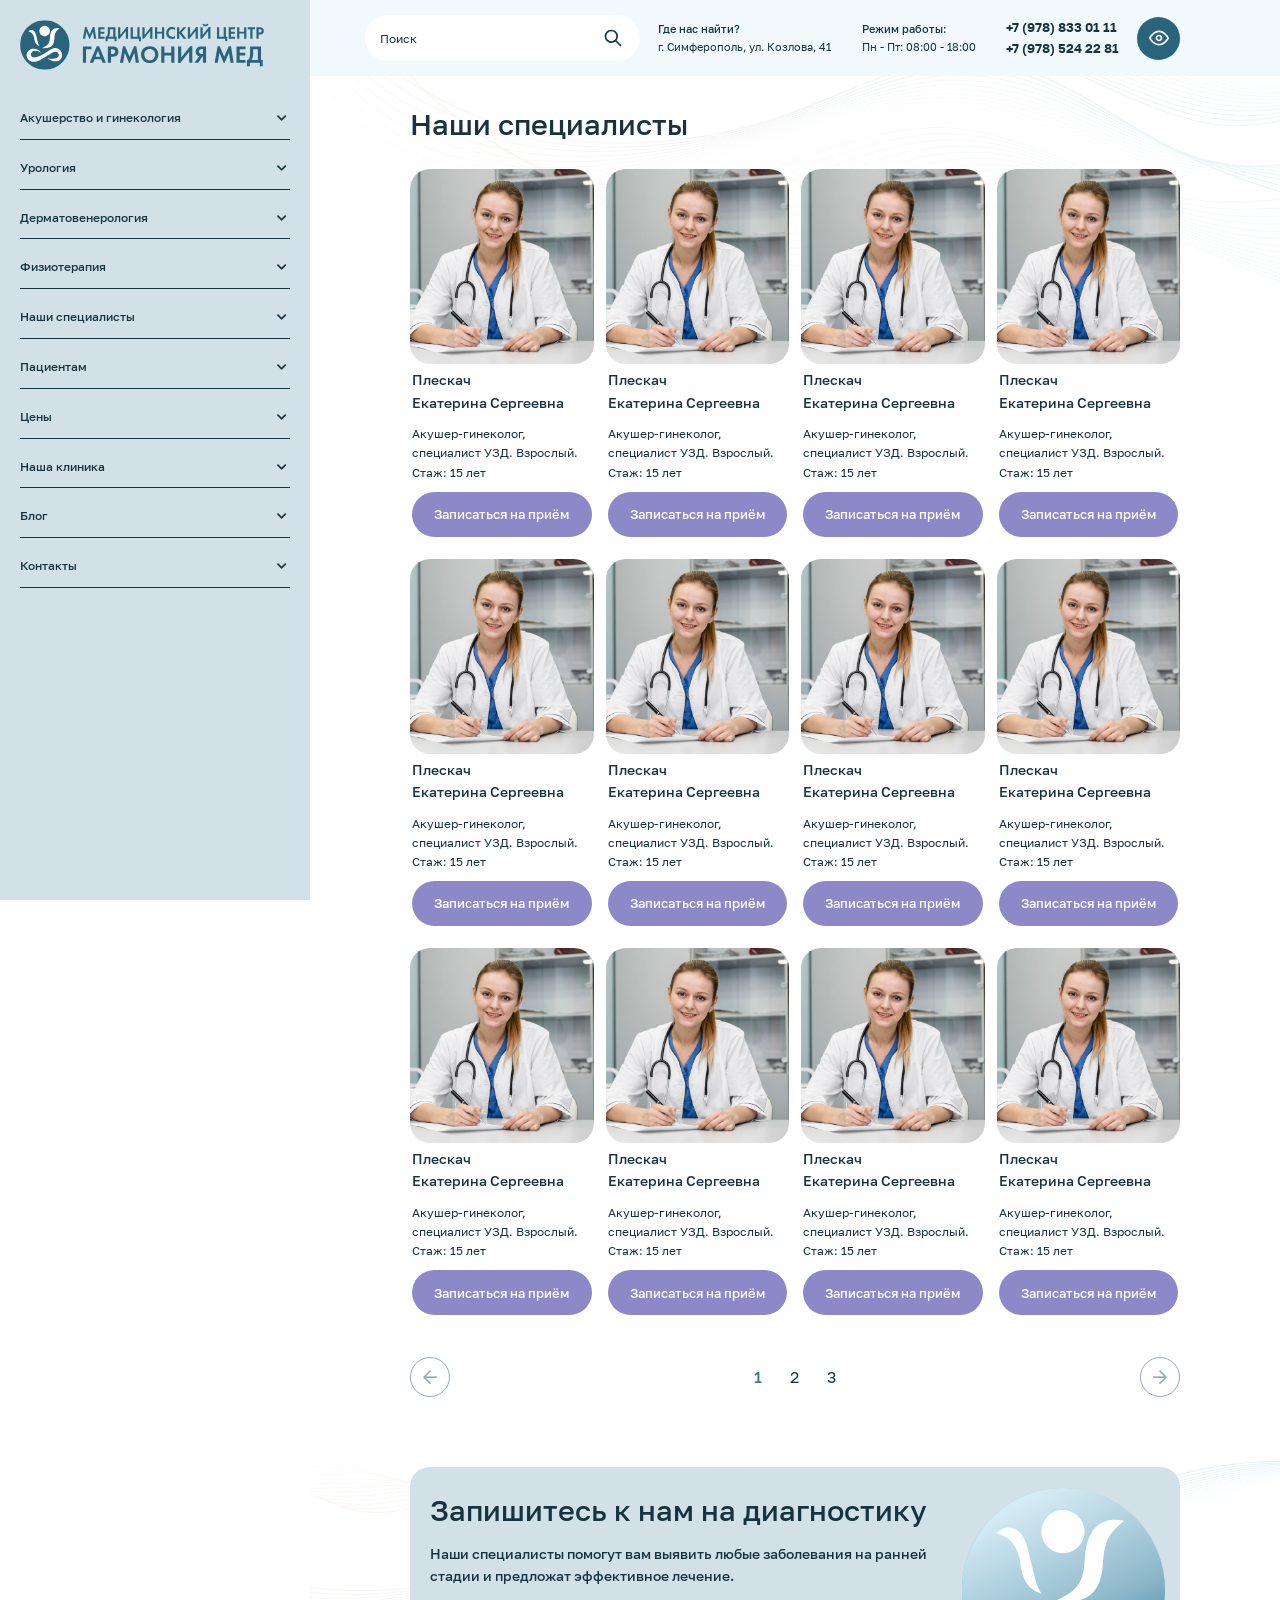
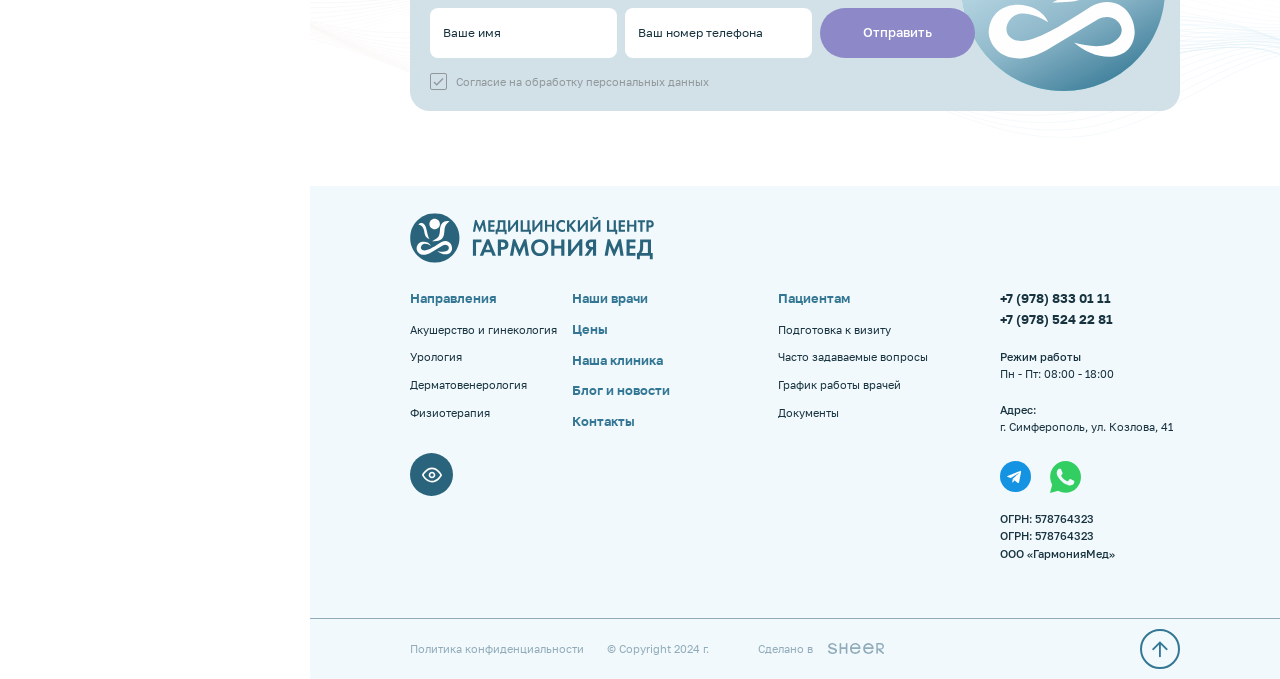
<file: doctors.html>
<!DOCTYPE html>
<!--[if lt IE 7]><html lang="ru" class="lt-ie9 lt-ie8 lt-ie7"><![endif]-->
<!--[if IE 7]><html lang="ru" class="lt-ie9 lt-ie8"><![endif]-->
<!--[if IE 8]><html lang="ru" class="lt-ie9"><![endif]-->
<!--[if gt IE 8]><!-->
<html lang="ru">
<!--<![endif]-->
<head>
	<meta charset="utf-8" />
	<title>Заголовок</title>
	<meta http-equiv="X-UA-Compatible" content="IE=edge" />
	<meta name="viewport" content="width=device-width, initial-scale=1, maximum-scale=1">
	<meta name="format-detection" content="telephone=no" />
	<link rel="shortcut icon" href="favicon.png" />
	<link rel="stylesheet" href="libs/bootstrap/bootstrap-grid.css" />
	<link rel="stylesheet" href="libs/fontawesome-free-5.12.0-web/css/all.min.css" />
	<link rel="stylesheet" href="libs/fancybox-master/dist/jquery.fancybox.min.css" />
	<link rel="stylesheet" href="libs/slick-1.5.9/slick/slick.css" />
	<link rel="stylesheet" href="libs/slick-1.5.9/slick/slick-theme.css" />
	<link rel="stylesheet" href="css/fonts.css" />
	<link rel="stylesheet" href="css/main.css?ver=1.7" />
	<link rel="stylesheet" href="css/media.css?ver=1.7" />
</head>
<body>

	<div class="wrapper">   
  
		<div class="sidebar-page">
			<a href="#" class="logo">
				<img src="img/logo.svg" alt="alt">
			</a>
			<div class="search-main show-mob">
				<form>
					<input type="text" placeholder="Поиск" required>
					<button class="btn-search"></button>
				</form>
			</div>
			<ul class="menu">
				<li class="menu__haschild">
					<a href="#">Акушерство и гинекология</a>
					<div class="menu__dropdown">
						<ul>
							<li><a href="#">Амбулаторная гинекологическая хирургия</a></li>
							<li><a href="#">Воспалительные заболевания</a></li>
							<li><a href="#">Детская и подростковая гинекология</a></li>
							<li><a href="#">Индивидуальное ведение беременности</a></li>
							<li><a href="#">Индивидуальный подбор контрацепции</a></li>
							<li><a href="#">Нарушение менструального цикла</a></li>
							<li><a href="#">Невынашивание беременности</a></li>
							<li><a href="#">Патология шейки матки</a></li>
							<li><a href="#">Патология тазового дна</a></li>
							<li><a href="#">Предгравидарная подготовка (перед планируемой беременностью)</a></li>
							<li><a href="#">Предменструальный синдром</a></li>
							<li><a href="#">Репродуктивная эндокринология</a></li>
							<li><a href="#">Хроническая тазовая боль</a></li>
							<li><a href="#">Эндометриоз</a></li>
						</ul>
					</div>
				</li>
				<li class="menu__haschild">
					<a href="#">Урология</a>
					<div class="menu__dropdown">
						<ul>
							<li><a href="#">Амбулаторная гинекологическая хирургия</a></li>
							<li><a href="#">Воспалительные заболевания</a></li>
							<li><a href="#">Детская и подростковая гинекология</a></li>
							<li><a href="#">Индивидуальное ведение беременности</a></li>
							<li><a href="#">Индивидуальный подбор контрацепции</a></li>
							<li><a href="#">Нарушение менструального цикла</a></li>
						</ul>
					</div>
				</li>
				<li class="menu__haschild">
					<a href="#">Дерматовенерология</a>
					<div class="menu__dropdown">
						<ul>
							<li><a href="#">Амбулаторная гинекологическая хирургия</a></li>
							<li><a href="#">Воспалительные заболевания</a></li>
							<li><a href="#">Детская и подростковая гинекология</a></li>
							<li><a href="#">Индивидуальное ведение беременности</a></li>
							<li><a href="#">Индивидуальный подбор контрацепции</a></li>
							<li><a href="#">Нарушение менструального цикла</a></li>
							<li><a href="#">Невынашивание беременности</a></li>
						</ul>
					</div>
				</li>
				<li class="menu__haschild">
					<a href="#">Физиотерапия</a>
					<div class="menu__dropdown">
						<ul>
							<li><a href="#">Амбулаторная гинекологическая хирургия</a></li>
							<li><a href="#">Воспалительные заболевания</a></li>
							<li><a href="#">Детская и подростковая гинекология</a></li>
							<li><a href="#">Индивидуальное ведение беременности</a></li>
							<li><a href="#">Индивидуальный подбор контрацепции</a></li>
							<li><a href="#">Нарушение менструального цикла</a></li>
						</ul>
					</div>
				</li>
				<li class="menu__haschild">
					<a href="#">Наши специалисты</a>
					<div class="menu__dropdown">
						<ul>
							<li><a href="#">Амбулаторная гинекологическая хирургия</a></li>
							<li><a href="#">Воспалительные заболевания</a></li>
							<li><a href="#">Детская и подростковая гинекология</a></li>
							<li><a href="#">Индивидуальное ведение беременности</a></li>
							<li><a href="#">Хроническая тазовая боль</a></li>
							<li><a href="#">Эндометриоз</a></li>
						</ul>
					</div>
				</li>
				<li class="menu__haschild">
					<a href="#">Пациентам</a>
					<div class="menu__dropdown">
						<ul>
							<li><a href="#">Амбулаторная гинекологическая хирургия</a></li>
							<li><a href="#">Воспалительные заболевания</a></li>
							<li><a href="#">Детская и подростковая гинекология</a></li>
							<li><a href="#">Индивидуальное ведение беременности</a></li>
							<li><a href="#">Индивидуальный подбор контрацепции</a></li>
							<li><a href="#">Эндометриоз</a></li>
						</ul>
					</div>
				</li>
				<li class="menu__haschild">
					<a href="#">Цены</a>
					<div class="menu__dropdown">
						<ul>
							<li><a href="#">Амбулаторная гинекологическая хирургия</a></li>
							<li><a href="#">Воспалительные заболевания</a></li>
							<li><a href="#">Детская и подростковая гинекология</a></li>
							<li><a href="#">Индивидуальное ведение беременности</a></li>
							<li><a href="#">Индивидуальный подбор контрацепции</a></li>
							<li><a href="#">Нарушение менструального цикла</a></li>
							<li><a href="#">Невынашивание беременности</a></li>
						</ul>
					</div>
				</li>
				<li class="menu__haschild">
					<a href="#">Наша клиника</a>
					<div class="menu__dropdown">
						<ul>
							<li><a href="#">Амбулаторная гинекологическая хирургия</a></li>
							<li><a href="#">Воспалительные заболевания</a></li>
							<li><a href="#">Детская и подростковая гинекология</a></li>
							<li><a href="#">Индивидуальное ведение беременности</a></li>
							<li><a href="#">Индивидуальный подбор контрацепции</a></li>
							<li><a href="#">Нарушение менструального цикла</a></li>
						</ul>
					</div>
				</li>
				<li class="menu__haschild">
					<a href="#">Блог</a>
					<div class="menu__dropdown">
						<ul>
							<li><a href="#">Амбулаторная гинекологическая хирургия</a></li>
							<li><a href="#">Воспалительные заболевания</a></li>
							<li><a href="#">Детская и подростковая гинекология</a></li>
							<li><a href="#">Индивидуальное ведение беременности</a></li>
							<li><a href="#">Индивидуальный подбор контрацепции</a></li>
							<li><a href="#">Нарушение менструального цикла</a></li>
							<li><a href="#">Невынашивание беременности</a></li>
						</ul>
					</div>
				</li>
				<li class="menu__haschild">
					<a href="#">Контакты</a>
					<div class="menu__dropdown">
						<ul>
							<li><a href="#">Невынашивание беременности</a></li>
							<li><a href="#">Патология шейки матки</a></li>
							<li><a href="#">Патология тазового дна</a></li>
							<li><a href="#">Предменструальный синдром</a></li>
							<li><a href="#">Репродуктивная эндокринология</a></li>
							<li><a href="#">Хроническая тазовая боль</a></li>
							<li><a href="#">Эндометриоз</a></li>
						</ul>
					</div>
				</li>
			</ul>
			<div class="sidebar-page__bottom show-mob">
				<div class="header__item">
					<p><strong>Где нас найти?</strong></p>
					<p>г. Симферополь, ул. Козлова, 41</p>
				</div>
				<div class="header__item">
					<p><strong>Режим работы:</strong></p>
					<p>Пн - Пт: 08:00 - 18:00</p>
				</div>
				<ul class="phones-list">
					<li><a href="tel:+79788330111">+7 (978) 833 01 11</a></li>
					<li><a href="tel:+79785242281">+7 (978) 524 22 81</a></li>
				</ul>
			</div>
		</div>
		<div class="menu-overlay"></div>

		<header class="header">
			<div class="container">
				<div class="header__wrapper">
					<span class='sandwich'>
						<span class='sw-topper'></span>
						<span class='sw-bottom'></span>
						<span class='sw-footer'></span>
					</span>
					<a href="#" class="logo show-mob">
						<img src="img/logo.svg" alt="alt">
					</a>
					<div class="search-main">
						<form>
							<input type="text" placeholder="Поиск" required>
							<button class="btn-search"></button>
						</form>
					</div>
					<div class="header__item">
						<p><strong>Где нас найти?</strong></p>
						<p>г. Симферополь, ул. Козлова, 41</p>
					</div>
					<div class="header__item hidden-tablet">
						<p><strong>Режим работы:</strong></p>
						<p>Пн - Пт: 08:00 - 18:00</p>
					</div>
					<ul class="phones-list">
						<li><a href="tel:+79788330111">+7 (978) 833 01 11</a></li>
						<li><a href="tel:+79785242281">+7 (978) 524 22 81</a></li>
					</ul>
					<a href="#" class="btn-eye">
						<img src="img/eye.svg" alt="alt">
					</a>
				</div>
			</div>
		</header>

		<section class="page-doctors">
			<div class="container">
				<h1 class="title-section">Наши специалисты</h1>
				<div class="row row_main">
					<div class="col-xl-3 col-lg-4 col-sm-6">
						<div class="item-team">
							<div class="item-team__image">
								<img src="img/team1.jpg" alt="alt">
							</div>
							<div class="item-team__content">
								<div class="title-min">Плескач <br>Екатерина Сергеевна</div>
								<div class="item-team__text">
									<p>Акушер-гинеколог, специалист УЗД. Взрослый.</p>
									<p>Стаж: 15 лет</p>
								</div>
								<a href="#" class="btn-main">Записаться на приём</a>
							</div>
						</div>
					</div>
					<div class="col-xl-3 col-lg-4 col-sm-6">
						<div class="item-team">
							<div class="item-team__image">
								<img src="img/team1.jpg" alt="alt">
							</div>
							<div class="item-team__content">
								<div class="title-min">Плескач <br>Екатерина Сергеевна</div>
								<div class="item-team__text">
									<p>Акушер-гинеколог, специалист УЗД. Взрослый.</p>
									<p>Стаж: 15 лет</p>
								</div>
								<a href="#" class="btn-main">Записаться на приём</a>
							</div>
						</div>
					</div>
					<div class="col-xl-3 col-lg-4 col-sm-6">
						<div class="item-team">
							<div class="item-team__image">
								<img src="img/team1.jpg" alt="alt">
							</div>
							<div class="item-team__content">
								<div class="title-min">Плескач <br>Екатерина Сергеевна</div>
								<div class="item-team__text">
									<p>Акушер-гинеколог, специалист УЗД. Взрослый.</p>
									<p>Стаж: 15 лет</p>
								</div>
								<a href="#" class="btn-main">Записаться на приём</a>
							</div>
						</div>
					</div>
					<div class="col-xl-3 col-lg-4 col-sm-6">
						<div class="item-team">
							<div class="item-team__image">
								<img src="img/team1.jpg" alt="alt">
							</div>
							<div class="item-team__content">
								<div class="title-min">Плескач <br>Екатерина Сергеевна</div>
								<div class="item-team__text">
									<p>Акушер-гинеколог, специалист УЗД. Взрослый.</p>
									<p>Стаж: 15 лет</p>
								</div>
								<a href="#" class="btn-main">Записаться на приём</a>
							</div>
						</div>
					</div>
					<div class="col-xl-3 col-lg-4 col-sm-6">
						<div class="item-team">
							<div class="item-team__image">
								<img src="img/team1.jpg" alt="alt">
							</div>
							<div class="item-team__content">
								<div class="title-min">Плескач <br>Екатерина Сергеевна</div>
								<div class="item-team__text">
									<p>Акушер-гинеколог, специалист УЗД. Взрослый.</p>
									<p>Стаж: 15 лет</p>
								</div>
								<a href="#" class="btn-main">Записаться на приём</a>
							</div>
						</div>
					</div>
					<div class="col-xl-3 col-lg-4 col-sm-6">
						<div class="item-team">
							<div class="item-team__image">
								<img src="img/team1.jpg" alt="alt">
							</div>
							<div class="item-team__content">
								<div class="title-min">Плескач <br>Екатерина Сергеевна</div>
								<div class="item-team__text">
									<p>Акушер-гинеколог, специалист УЗД. Взрослый.</p>
									<p>Стаж: 15 лет</p>
								</div>
								<a href="#" class="btn-main">Записаться на приём</a>
							</div>
						</div>
					</div>
					<div class="col-xl-3 col-lg-4 col-sm-6">
						<div class="item-team">
							<div class="item-team__image">
								<img src="img/team1.jpg" alt="alt">
							</div>
							<div class="item-team__content">
								<div class="title-min">Плескач <br>Екатерина Сергеевна</div>
								<div class="item-team__text">
									<p>Акушер-гинеколог, специалист УЗД. Взрослый.</p>
									<p>Стаж: 15 лет</p>
								</div>
								<a href="#" class="btn-main">Записаться на приём</a>
							</div>
						</div>
					</div>
					<div class="col-xl-3 col-lg-4 col-sm-6">
						<div class="item-team">
							<div class="item-team__image">
								<img src="img/team1.jpg" alt="alt">
							</div>
							<div class="item-team__content">
								<div class="title-min">Плескач <br>Екатерина Сергеевна</div>
								<div class="item-team__text">
									<p>Акушер-гинеколог, специалист УЗД. Взрослый.</p>
									<p>Стаж: 15 лет</p>
								</div>
								<a href="#" class="btn-main">Записаться на приём</a>
							</div>
						</div>
					</div>
					<div class="col-xl-3 col-lg-4 col-sm-6">
						<div class="item-team">
							<div class="item-team__image">
								<img src="img/team1.jpg" alt="alt">
							</div>
							<div class="item-team__content">
								<div class="title-min">Плескач <br>Екатерина Сергеевна</div>
								<div class="item-team__text">
									<p>Акушер-гинеколог, специалист УЗД. Взрослый.</p>
									<p>Стаж: 15 лет</p>
								</div>
								<a href="#" class="btn-main">Записаться на приём</a>
							</div>
						</div>
					</div>
					<div class="col-xl-3 col-lg-4 col-sm-6">
						<div class="item-team">
							<div class="item-team__image">
								<img src="img/team1.jpg" alt="alt">
							</div>
							<div class="item-team__content">
								<div class="title-min">Плескач <br>Екатерина Сергеевна</div>
								<div class="item-team__text">
									<p>Акушер-гинеколог, специалист УЗД. Взрослый.</p>
									<p>Стаж: 15 лет</p>
								</div>
								<a href="#" class="btn-main">Записаться на приём</a>
							</div>
						</div>
					</div>
					<div class="col-xl-3 col-lg-4 col-sm-6">
						<div class="item-team">
							<div class="item-team__image">
								<img src="img/team1.jpg" alt="alt">
							</div>
							<div class="item-team__content">
								<div class="title-min">Плескач <br>Екатерина Сергеевна</div>
								<div class="item-team__text">
									<p>Акушер-гинеколог, специалист УЗД. Взрослый.</p>
									<p>Стаж: 15 лет</p>
								</div>
								<a href="#" class="btn-main">Записаться на приём</a>
							</div>
						</div>
					</div>
					<div class="col-xl-3 col-lg-4 col-sm-6">
						<div class="item-team">
							<div class="item-team__image">
								<img src="img/team1.jpg" alt="alt">
							</div>
							<div class="item-team__content">
								<div class="title-min">Плескач <br>Екатерина Сергеевна</div>
								<div class="item-team__text">
									<p>Акушер-гинеколог, специалист УЗД. Взрослый.</p>
									<p>Стаж: 15 лет</p>
								</div>
								<a href="#" class="btn-main">Записаться на приём</a>
							</div>
						</div>
					</div>
				</div>
				<div class="pager">
					<a class="prev page-numbers" href="#"><i class="far fa-arrow-left"></i></a>
					<span aria-current="page" class="page-numbers current" href="#">1</span> 
					<a class="page-numbers" href="#">2</a> 
					<a class="page-numbers" href="#">3</a> 
					<a class="next page-numbers" href="#"><i class="far fa-arrow-right"></i></a>
				</div>
			</div>
		</section>

		<section class="consultation">
			<div class="container">
				<div class="consultation__form">
					<h2 class="title-section">Запишитесь к нам на диагностику</h2>
					<div class="title-min">Наши специалисты помогут вам выявить любые заболевания на ранней стадии и предложат эффективное лечение.</div>
					<form>
						<div class="consultation__line">
							<div class="item-form">
								<input type="text" placeholder="Ваше имя" required>
							</div>
							<div class="item-form">
								<input type="tel" placeholder="Ваш номер телефона" class="input-phone" inputmode="numeric" required>
							</div>
							<input type="submit" class="btn-main" value="Отправить">
						</div>
						<div class="checkbox">
							<label>
								<input type="checkbox" required="required" checked="checked" />
								<span>Согласие на обработку персональных данных</span>
							</label>
						</div>
					</form>
				</div>
			</div>
		</section>

		<footer class="footer">
			<div class="container">
				<a href="#" class="logo">
					<img src="img/logo.svg" alt="alt">
				</a>
				<div class="row row_footer">
					<div class="col-lg-3 col-6">
						<div class="footer__title">Направления</div>
						<ul class="footer__nav">
							<li><a href="#">Акушерство и гинекология</a></li>
							<li><a href="#">Урология</a></li>
							<li><a href="#">Дерматовенерология</a></li>
							<li><a href="#">Физиотерапия</a></li>
						</ul>
						<a href="#" class="btn-eye hidden-mob">
							<img src="img/eye.svg" alt="alt">
						</a>
					</div>
					<div class="col-lg-3 col-6">
						<div class="footer__col">
							<ul class="footer__nav footer__nav_big">
								<li><a href="#">Наши врачи</a></li>
								<li><a href="#">Цены</a></li>
								<li><a href="#">Наша клиника</a></li>
								<li><a href="#">Блог и новости</a></li>
								<li><a href="#">Контакты</a></li>
							</ul>
						</div>
					</div>
					<div class="col-lg-3 col-6">
						<div class="footer__col">
							<div class="footer__title">Пациентам</div>
							<ul class="footer__nav">
								<li><a href="#">Подготовка к визиту</a></li>
								<li><a href="#">Часто задаваемые вопросы</a></li>
								<li><a href="#">График работы врачей</a></li>
								<li><a href="#">Документы</a></li>
							</ul>
							<a href="#" class="btn-eye show-mob">
								<img src="img/eye.svg" alt="alt">
							</a>
						</div>
					</div>
					<div class="col-lg-3 col-6">
						<ul class="phones-list">
							<li><a href="tel:+79788330111">+7 (978) 833 01 11</a></li>
							<li><a href="tel:+79785242281">+7 (978) 524 22 81</a></li>
						</ul>
						<div class="footer__item">
							<p><strong>Режим работы</strong></p>
							<p>Пн - Пт: 08:00 - 18:00</p>
						</div>
						<div class="footer__item">
							<p><strong>Адрес:</strong></p>
							<p>г. Симферополь, ул. Козлова, 41</p>
						</div>
						<ul class="socials-list">
							<li><a href="#" target="_blank"><img src="img/tg.svg" alt="alt"></a></li>
							<li><a href="#" target="_blank"><img src="img/wp.svg" alt="alt"></a></li>
						</ul>
						<div class="requisites">
							<p>ОГРН: 578764323</p>
							<p>ОГРН:  578764323</p>
							<p>ООО «ГармонияМед»</p>
						</div>
					</div>
				</div>
			</div>
			<div class="footer-bottom">
				<div class="container">
					<div class="row align-items-center">
						<div class="col-lg-3">
							<a href="#">Политика конфиденциальности </a>
						</div>
						<div class="col-lg-3">
							<p>© Copyright  2024 г.</p>
						</div>
						<div class="col-lg-3">
							<div class="create">Сделано в <a href="#"><img src="img/copy.svg" alt="alt"></a></div>
						</div>
						<div class="col-lg-3">
							<a href="#" class="btn_top"><i class="far fa-arrow-up"></i></a>
						</div>
					</div>
				</div>
			</div>
		</footer>
		
	</div>

	<!--[if lt IE 9]>
	<script src="libs/html5shiv/es5-shim.min.js"></script>
	<script src="libs/html5shiv/html5shiv.min.js"></script>
	<script src="libs/html5shiv/html5shiv-printshiv.min.js"></script>
	<script src="libs/respond/respond.min.js"></script>
	<![endif]-->
	<script src="libs/jquery/jquery-3.6.0.min.js"></script>
	<script src="libs/jquery-mousewheel/jquery.mousewheel.min.js"></script>
	<script src="libs/fancybox-master/dist/jquery.fancybox.min.js"></script>
	<script src="libs/slick-1.5.9/slick/slick.min.js"></script>
	<script src="libs/scroll2id/PageScroll2id.min.js"></script>
	<script src="libs/mask/jquery.maskedinput.js"></script>
	<script src="libs/jQueryFormStyler-master/jquery.formstyler.min.js"></script>
	<script src="js/common.js?ver=1.7"></script>
	<!-- Yandex.Metrika counter --><!-- /Yandex.Metrika counter -->
	<!-- Google Analytics counter --><!-- /Google Analytics counter -->
</body>
</html>
</file>
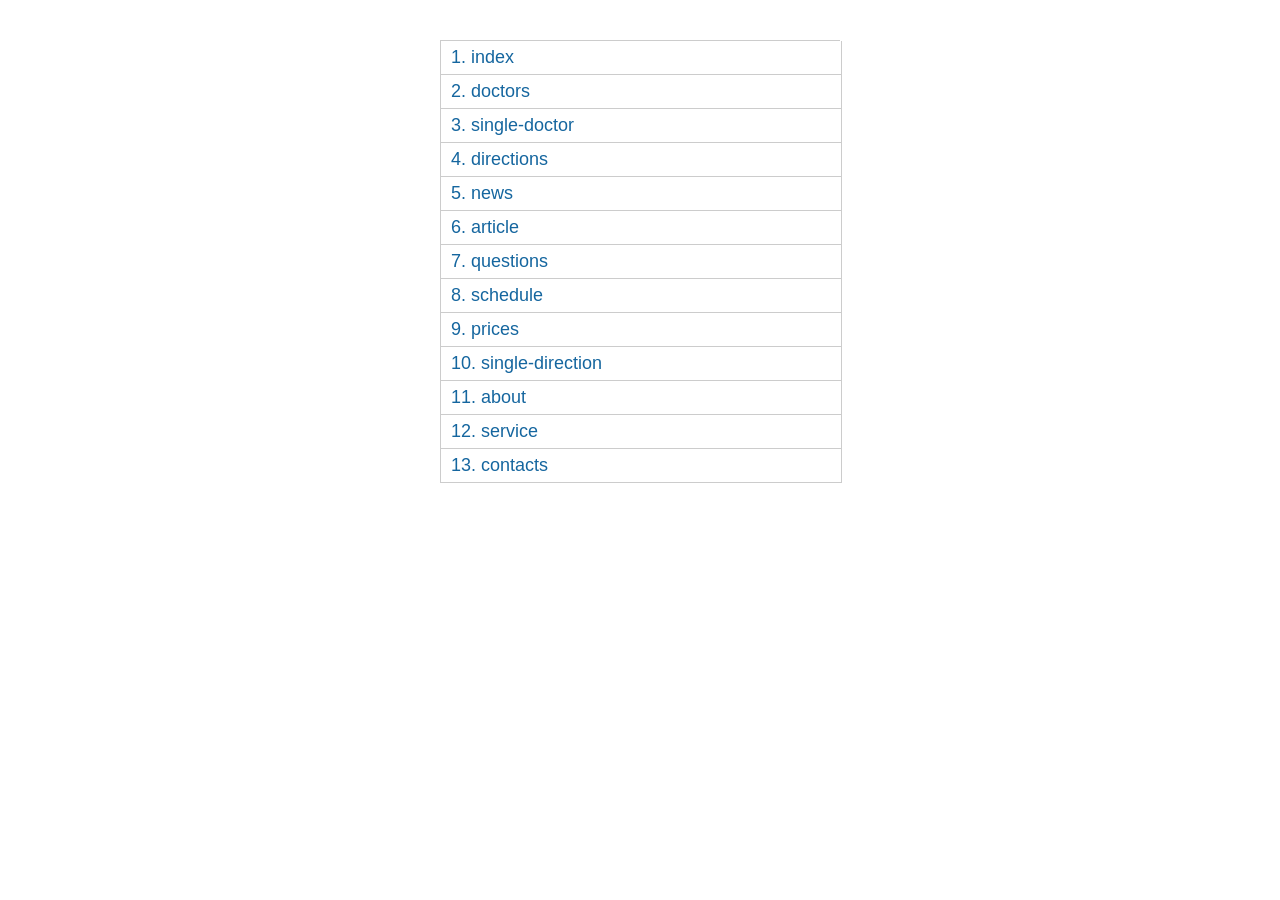
<file: map.html>
<!DOCTYPE html>
<!--[if lt IE 7]><html lang="ru" class="lt-ie9 lt-ie8 lt-ie7"><![endif]-->
<!--[if IE 7]><html lang="ru" class="lt-ie9 lt-ie8"><![endif]-->
<!--[if IE 8]><html lang="ru" class="lt-ie9"><![endif]-->
<!--[if gt IE 8]><!-->
<html lang="ru">
<!--<![endif]-->
<head>
	<meta charset="utf-8" />
	<title>Заголовок</title>
	<meta name="description" content="" />
	<meta http-equiv="X-UA-Compatible" content="IE=edge" />
	<meta name="viewport" content="width=device-width, initial-scale=1.0" />
</head>
<body> 

	<div class="wrapper"> 
		<div class="count_pages">
			<ul>
				<li><a href="index.html" target="_blanck">index</a></li>
				<li><a href="doctors.html" target="_blanck">doctors</a></li>
				<li><a href="single-doctor.html" target="_blanck">single-doctor</a></li>
				<li><a href="directions.html" target="_blanck">directions</a></li>
				<li><a href="news.html" target="_blanck">news</a></li>
				<li><a href="article.html" target="_blanck">article</a></li>
				<li><a href="questions.html" target="_blanck">questions</a></li>
				<li><a href="schedule.html" target="_blanck">schedule</a></li>
				<li><a href="prices.html" target="_blanck">prices</a></li>
				<li><a href="single-direction.html" target="_blanck">single-direction</a></li>
				<li><a href="about.html" target="_blanck">about</a></li>
				<li><a href="service.html" target="_blanck">service</a></li>
				<li><a href="contacts.html" target="_blanck">contacts</a></li>
			</ul>
		</div> 
	</div>
      
	<style> 
		.count_pages a:before {
			counter-increment: list1;
			content: counter(list1) ". "; 
		}
		.count_pages li {
			list-style: none;
			margin-bottom: 0px;
			border: 1px solid #ccc;
			border-top: none;
			width: 100%;
		}
		.count_pages {
			margin: 0;
			width: 400px;
			margin: auto;
			font-family: sans-serif;
			margin-top: 40px;
			max-width: 100%;
			border-top: 1px solid #ccc;
			counter-reset: list1;
			margin-bottom: 40px;
		}
		.count_pages ul {
			margin: 0;
			padding: 0;
		}
		.count_pages a {
			font-size: 18px;
			color: #15669F;
			text-decoration: none;
			display: block;
			padding: 6px 10px;
		}
	</style>
</body>
</html>
</file>
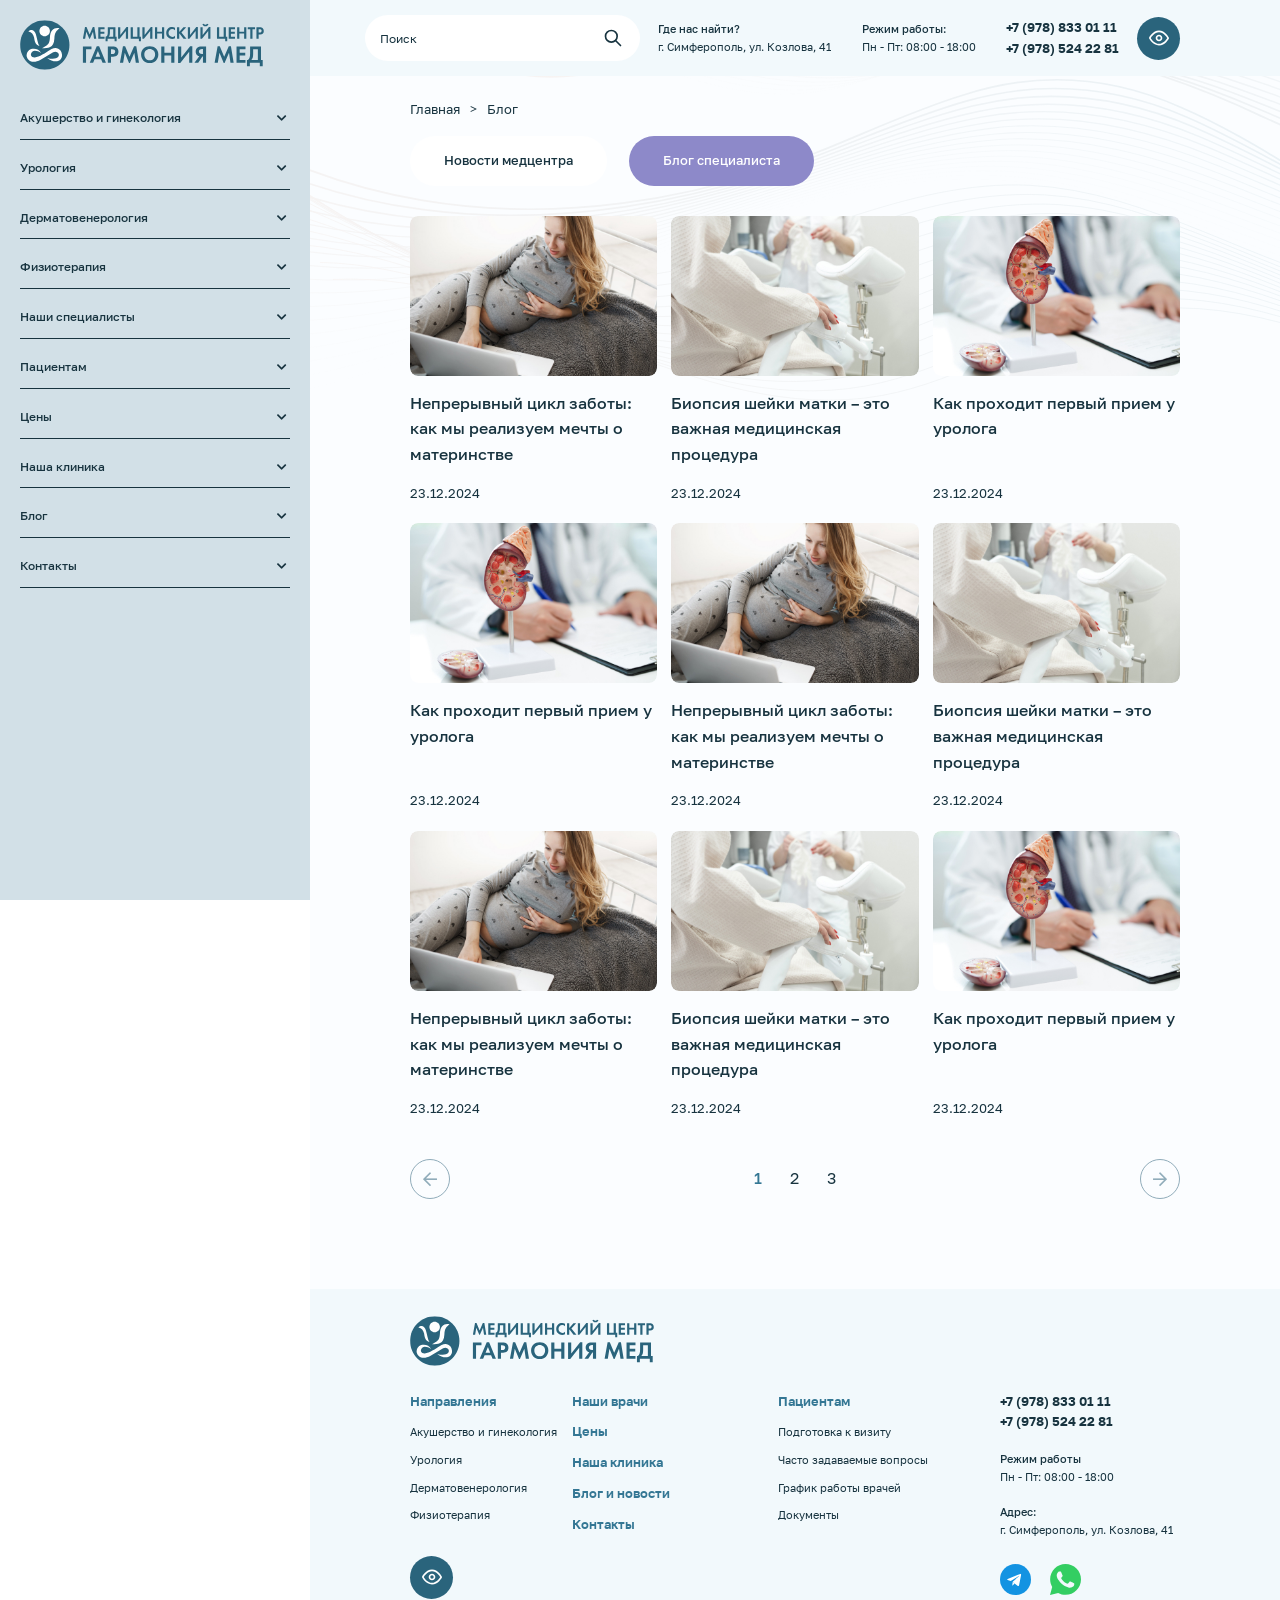
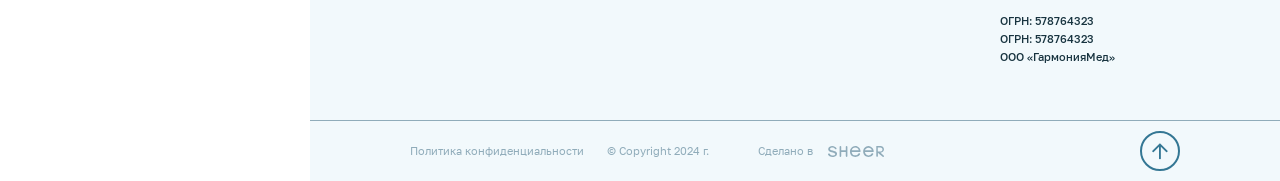
<file: news.html>
<!DOCTYPE html>
<!--[if lt IE 7]><html lang="ru" class="lt-ie9 lt-ie8 lt-ie7"><![endif]-->
<!--[if IE 7]><html lang="ru" class="lt-ie9 lt-ie8"><![endif]-->
<!--[if IE 8]><html lang="ru" class="lt-ie9"><![endif]-->
<!--[if gt IE 8]><!-->
<html lang="ru">
<!--<![endif]-->
<head>
	<meta charset="utf-8" />
	<title>Заголовок</title>
	<meta http-equiv="X-UA-Compatible" content="IE=edge" />
	<meta name="viewport" content="width=device-width, initial-scale=1, maximum-scale=1">
	<meta name="format-detection" content="telephone=no" />
	<link rel="shortcut icon" href="favicon.png" />
	<link rel="stylesheet" href="libs/bootstrap/bootstrap-grid.css" />
	<link rel="stylesheet" href="libs/fontawesome-free-5.12.0-web/css/all.min.css" />
	<link rel="stylesheet" href="libs/fancybox-master/dist/jquery.fancybox.min.css" />
	<link rel="stylesheet" href="libs/slick-1.5.9/slick/slick.css" />
	<link rel="stylesheet" href="libs/slick-1.5.9/slick/slick-theme.css" />
	<link rel="stylesheet" href="css/fonts.css" />
	<link rel="stylesheet" href="css/main.css?ver=1.7" />
	<link rel="stylesheet" href="css/media.css?ver=1.7" />
</head>
<body>

	<div class="wrapper">   
  
		<div class="sidebar-page">
			<a href="#" class="logo">
				<img src="img/logo.svg" alt="alt">
			</a>
			<div class="search-main show-mob">
				<form>
					<input type="text" placeholder="Поиск" required>
					<button class="btn-search"></button>
				</form>
			</div>
			<ul class="menu">
				<li class="menu__haschild">
					<a href="#">Акушерство и гинекология</a>
					<div class="menu__dropdown">
						<ul>
							<li><a href="#">Амбулаторная гинекологическая хирургия</a></li>
							<li><a href="#">Воспалительные заболевания</a></li>
							<li><a href="#">Детская и подростковая гинекология</a></li>
							<li><a href="#">Индивидуальное ведение беременности</a></li>
							<li><a href="#">Индивидуальный подбор контрацепции</a></li>
							<li><a href="#">Нарушение менструального цикла</a></li>
							<li><a href="#">Невынашивание беременности</a></li>
							<li><a href="#">Патология шейки матки</a></li>
							<li><a href="#">Патология тазового дна</a></li>
							<li><a href="#">Предгравидарная подготовка (перед планируемой беременностью)</a></li>
							<li><a href="#">Предменструальный синдром</a></li>
							<li><a href="#">Репродуктивная эндокринология</a></li>
							<li><a href="#">Хроническая тазовая боль</a></li>
							<li><a href="#">Эндометриоз</a></li>
						</ul>
					</div>
				</li>
				<li class="menu__haschild">
					<a href="#">Урология</a>
					<div class="menu__dropdown">
						<ul>
							<li><a href="#">Амбулаторная гинекологическая хирургия</a></li>
							<li><a href="#">Воспалительные заболевания</a></li>
							<li><a href="#">Детская и подростковая гинекология</a></li>
							<li><a href="#">Индивидуальное ведение беременности</a></li>
							<li><a href="#">Индивидуальный подбор контрацепции</a></li>
							<li><a href="#">Нарушение менструального цикла</a></li>
						</ul>
					</div>
				</li>
				<li class="menu__haschild">
					<a href="#">Дерматовенерология</a>
					<div class="menu__dropdown">
						<ul>
							<li><a href="#">Амбулаторная гинекологическая хирургия</a></li>
							<li><a href="#">Воспалительные заболевания</a></li>
							<li><a href="#">Детская и подростковая гинекология</a></li>
							<li><a href="#">Индивидуальное ведение беременности</a></li>
							<li><a href="#">Индивидуальный подбор контрацепции</a></li>
							<li><a href="#">Нарушение менструального цикла</a></li>
							<li><a href="#">Невынашивание беременности</a></li>
						</ul>
					</div>
				</li>
				<li class="menu__haschild">
					<a href="#">Физиотерапия</a>
					<div class="menu__dropdown">
						<ul>
							<li><a href="#">Амбулаторная гинекологическая хирургия</a></li>
							<li><a href="#">Воспалительные заболевания</a></li>
							<li><a href="#">Детская и подростковая гинекология</a></li>
							<li><a href="#">Индивидуальное ведение беременности</a></li>
							<li><a href="#">Индивидуальный подбор контрацепции</a></li>
							<li><a href="#">Нарушение менструального цикла</a></li>
						</ul>
					</div>
				</li>
				<li class="menu__haschild">
					<a href="#">Наши специалисты</a>
					<div class="menu__dropdown">
						<ul>
							<li><a href="#">Амбулаторная гинекологическая хирургия</a></li>
							<li><a href="#">Воспалительные заболевания</a></li>
							<li><a href="#">Детская и подростковая гинекология</a></li>
							<li><a href="#">Индивидуальное ведение беременности</a></li>
							<li><a href="#">Хроническая тазовая боль</a></li>
							<li><a href="#">Эндометриоз</a></li>
						</ul>
					</div>
				</li>
				<li class="menu__haschild">
					<a href="#">Пациентам</a>
					<div class="menu__dropdown">
						<ul>
							<li><a href="#">Амбулаторная гинекологическая хирургия</a></li>
							<li><a href="#">Воспалительные заболевания</a></li>
							<li><a href="#">Детская и подростковая гинекология</a></li>
							<li><a href="#">Индивидуальное ведение беременности</a></li>
							<li><a href="#">Индивидуальный подбор контрацепции</a></li>
							<li><a href="#">Эндометриоз</a></li>
						</ul>
					</div>
				</li>
				<li class="menu__haschild">
					<a href="#">Цены</a>
					<div class="menu__dropdown">
						<ul>
							<li><a href="#">Амбулаторная гинекологическая хирургия</a></li>
							<li><a href="#">Воспалительные заболевания</a></li>
							<li><a href="#">Детская и подростковая гинекология</a></li>
							<li><a href="#">Индивидуальное ведение беременности</a></li>
							<li><a href="#">Индивидуальный подбор контрацепции</a></li>
							<li><a href="#">Нарушение менструального цикла</a></li>
							<li><a href="#">Невынашивание беременности</a></li>
						</ul>
					</div>
				</li>
				<li class="menu__haschild">
					<a href="#">Наша клиника</a>
					<div class="menu__dropdown">
						<ul>
							<li><a href="#">Амбулаторная гинекологическая хирургия</a></li>
							<li><a href="#">Воспалительные заболевания</a></li>
							<li><a href="#">Детская и подростковая гинекология</a></li>
							<li><a href="#">Индивидуальное ведение беременности</a></li>
							<li><a href="#">Индивидуальный подбор контрацепции</a></li>
							<li><a href="#">Нарушение менструального цикла</a></li>
						</ul>
					</div>
				</li>
				<li class="menu__haschild">
					<a href="#">Блог</a>
					<div class="menu__dropdown">
						<ul>
							<li><a href="#">Амбулаторная гинекологическая хирургия</a></li>
							<li><a href="#">Воспалительные заболевания</a></li>
							<li><a href="#">Детская и подростковая гинекология</a></li>
							<li><a href="#">Индивидуальное ведение беременности</a></li>
							<li><a href="#">Индивидуальный подбор контрацепции</a></li>
							<li><a href="#">Нарушение менструального цикла</a></li>
							<li><a href="#">Невынашивание беременности</a></li>
						</ul>
					</div>
				</li>
				<li class="menu__haschild">
					<a href="#">Контакты</a>
					<div class="menu__dropdown">
						<ul>
							<li><a href="#">Невынашивание беременности</a></li>
							<li><a href="#">Патология шейки матки</a></li>
							<li><a href="#">Патология тазового дна</a></li>
							<li><a href="#">Предменструальный синдром</a></li>
							<li><a href="#">Репродуктивная эндокринология</a></li>
							<li><a href="#">Хроническая тазовая боль</a></li>
							<li><a href="#">Эндометриоз</a></li>
						</ul>
					</div>
				</li>
			</ul>
			<div class="sidebar-page__bottom show-mob">
				<div class="header__item">
					<p><strong>Где нас найти?</strong></p>
					<p>г. Симферополь, ул. Козлова, 41</p>
				</div>
				<div class="header__item">
					<p><strong>Режим работы:</strong></p>
					<p>Пн - Пт: 08:00 - 18:00</p>
				</div>
				<ul class="phones-list">
					<li><a href="tel:+79788330111">+7 (978) 833 01 11</a></li>
					<li><a href="tel:+79785242281">+7 (978) 524 22 81</a></li>
				</ul>
			</div>
		</div>
		<div class="menu-overlay"></div>

		<header class="header">
			<div class="container">
				<div class="header__wrapper">
					<span class='sandwich'>
						<span class='sw-topper'></span>
						<span class='sw-bottom'></span>
						<span class='sw-footer'></span>
					</span>
					<a href="#" class="logo show-mob">
						<img src="img/logo.svg" alt="alt">
					</a>
					<div class="search-main">
						<form>
							<input type="text" placeholder="Поиск" required>
							<button class="btn-search"></button>
						</form>
					</div>
					<div class="header__item">
						<p><strong>Где нас найти?</strong></p>
						<p>г. Симферополь, ул. Козлова, 41</p>
					</div>
					<div class="header__item hidden-tablet">
						<p><strong>Режим работы:</strong></p>
						<p>Пн - Пт: 08:00 - 18:00</p>
					</div>
					<ul class="phones-list">
						<li><a href="tel:+79788330111">+7 (978) 833 01 11</a></li>
						<li><a href="tel:+79785242281">+7 (978) 524 22 81</a></li>
					</ul>
					<a href="#" class="btn-eye">
						<img src="img/eye.svg" alt="alt">
					</a>
				</div>
			</div>
		</header>

		<section class="page-news">
			<div class="container">
				<ul class="breadcrumbs">
					<li><a href="#">Главная</a></li>
					<li>Блог</li>
				</ul>
				<div class="filter-buttons">
					<a href="#" class="btn-main active">Новости медцентра</a>
					<a href="#" class="btn-main">Блог специалиста</a>
				</div>
				<div class="row row_news">
					<div class="col-lg-4 col-md-6">
						<a href="#" class="item-news">
							<span class="item-news__image">
								<img src="img/news1.jpg" alt="alt">
							</span>
							<span class="item-news__title">Непрерывный цикл заботы: как мы реализуем мечты о материнстве</span>
							<span class="item-news__date">23.12.2024</span>
						</a>
					</div>
					<div class="col-lg-4 col-md-6">
						<a href="#" class="item-news">
							<span class="item-news__image">
								<img src="img/news2.jpg" alt="alt">
							</span>
							<span class="item-news__title">Биопсия шейки матки – это важная медицинская процедура</span>
							<span class="item-news__date">23.12.2024</span>
						</a>
					</div>
					<div class="col-lg-4 col-md-6">
						<a href="#" class="item-news">
							<span class="item-news__image">
								<img src="img/news3.jpg" alt="alt">
							</span>
							<span class="item-news__title">Как проходит первый прием у уролога</span>
							<span class="item-news__date">23.12.2024</span>
						</a>
					</div>
					<div class="col-lg-4 col-md-6">
						<a href="#" class="item-news">
							<span class="item-news__image">
								<img src="img/news3.jpg" alt="alt">
							</span>
							<span class="item-news__title">Как проходит первый прием у уролога</span>
							<span class="item-news__date">23.12.2024</span>
						</a>
					</div>
					<div class="col-lg-4 col-md-6">
						<a href="#" class="item-news">
							<span class="item-news__image">
								<img src="img/news1.jpg" alt="alt">
							</span>
							<span class="item-news__title">Непрерывный цикл заботы: как мы реализуем мечты о материнстве</span>
							<span class="item-news__date">23.12.2024</span>
						</a>
					</div>
					<div class="col-lg-4 col-md-6">
						<a href="#" class="item-news">
							<span class="item-news__image">
								<img src="img/news2.jpg" alt="alt">
							</span>
							<span class="item-news__title">Биопсия шейки матки – это важная медицинская процедура</span>
							<span class="item-news__date">23.12.2024</span>
						</a>
					</div>
					<div class="col-lg-4 col-md-6">
						<a href="#" class="item-news">
							<span class="item-news__image">
								<img src="img/news1.jpg" alt="alt">
							</span>
							<span class="item-news__title">Непрерывный цикл заботы: как мы реализуем мечты о материнстве</span>
							<span class="item-news__date">23.12.2024</span>
						</a>
					</div>
					<div class="col-lg-4 col-md-6">
						<a href="#" class="item-news">
							<span class="item-news__image">
								<img src="img/news2.jpg" alt="alt">
							</span>
							<span class="item-news__title">Биопсия шейки матки – это важная медицинская процедура</span>
							<span class="item-news__date">23.12.2024</span>
						</a>
					</div>
					<div class="col-lg-4 col-md-6">
						<a href="#" class="item-news">
							<span class="item-news__image">
								<img src="img/news3.jpg" alt="alt">
							</span>
							<span class="item-news__title">Как проходит первый прием у уролога</span>
							<span class="item-news__date">23.12.2024</span>
						</a>
					</div>
				</div>
				<div class="pager">
					<a class="prev page-numbers" href="#"><i class="far fa-arrow-left"></i></a>
					<span aria-current="page" class="page-numbers current" href="#">1</span> 
					<a class="page-numbers" href="#">2</a> 
					<a class="page-numbers" href="#">3</a> 
					<a class="next page-numbers" href="#"><i class="far fa-arrow-right"></i></a>
				</div>
			</div>
		</section>

		<footer class="footer">
			<div class="container">
				<a href="#" class="logo">
					<img src="img/logo.svg" alt="alt">
				</a>
				<div class="row row_footer">
					<div class="col-lg-3 col-6">
						<div class="footer__title">Направления</div>
						<ul class="footer__nav">
							<li><a href="#">Акушерство и гинекология</a></li>
							<li><a href="#">Урология</a></li>
							<li><a href="#">Дерматовенерология</a></li>
							<li><a href="#">Физиотерапия</a></li>
						</ul>
						<a href="#" class="btn-eye hidden-mob">
							<img src="img/eye.svg" alt="alt">
						</a>
					</div>
					<div class="col-lg-3 col-6">
						<div class="footer__col">
							<ul class="footer__nav footer__nav_big">
								<li><a href="#">Наши врачи</a></li>
								<li><a href="#">Цены</a></li>
								<li><a href="#">Наша клиника</a></li>
								<li><a href="#">Блог и новости</a></li>
								<li><a href="#">Контакты</a></li>
							</ul>
						</div>
					</div>
					<div class="col-lg-3 col-6">
						<div class="footer__col">
							<div class="footer__title">Пациентам</div>
							<ul class="footer__nav">
								<li><a href="#">Подготовка к визиту</a></li>
								<li><a href="#">Часто задаваемые вопросы</a></li>
								<li><a href="#">График работы врачей</a></li>
								<li><a href="#">Документы</a></li>
							</ul>
							<a href="#" class="btn-eye show-mob">
								<img src="img/eye.svg" alt="alt">
							</a>
						</div>
					</div>
					<div class="col-lg-3 col-6">
						<ul class="phones-list">
							<li><a href="tel:+79788330111">+7 (978) 833 01 11</a></li>
							<li><a href="tel:+79785242281">+7 (978) 524 22 81</a></li>
						</ul>
						<div class="footer__item">
							<p><strong>Режим работы</strong></p>
							<p>Пн - Пт: 08:00 - 18:00</p>
						</div>
						<div class="footer__item">
							<p><strong>Адрес:</strong></p>
							<p>г. Симферополь, ул. Козлова, 41</p>
						</div>
						<ul class="socials-list">
							<li><a href="#" target="_blank"><img src="img/tg.svg" alt="alt"></a></li>
							<li><a href="#" target="_blank"><img src="img/wp.svg" alt="alt"></a></li>
						</ul>
						<div class="requisites">
							<p>ОГРН: 578764323</p>
							<p>ОГРН:  578764323</p>
							<p>ООО «ГармонияМед»</p>
						</div>
					</div>
				</div>
			</div>
			<div class="footer-bottom">
				<div class="container">
					<div class="row align-items-center">
						<div class="col-lg-3">
							<a href="#">Политика конфиденциальности </a>
						</div>
						<div class="col-lg-3">
							<p>© Copyright  2024 г.</p>
						</div>
						<div class="col-lg-3">
							<div class="create">Сделано в <a href="#"><img src="img/copy.svg" alt="alt"></a></div>
						</div>
						<div class="col-lg-3">
							<a href="#" class="btn_top"><i class="far fa-arrow-up"></i></a>
						</div>
					</div>
				</div>
			</div>
		</footer>
		
	</div>

	<!--[if lt IE 9]>
	<script src="libs/html5shiv/es5-shim.min.js"></script>
	<script src="libs/html5shiv/html5shiv.min.js"></script>
	<script src="libs/html5shiv/html5shiv-printshiv.min.js"></script>
	<script src="libs/respond/respond.min.js"></script>
	<![endif]-->
	<script src="libs/jquery/jquery-3.6.0.min.js"></script>
	<script src="libs/jquery-mousewheel/jquery.mousewheel.min.js"></script>
	<script src="libs/fancybox-master/dist/jquery.fancybox.min.js"></script>
	<script src="libs/slick-1.5.9/slick/slick.min.js"></script>
	<script src="libs/scroll2id/PageScroll2id.min.js"></script>
	<script src="libs/mask/jquery.maskedinput.js"></script>
	<script src="libs/jQueryFormStyler-master/jquery.formstyler.min.js"></script>
	<script src="js/common.js?ver=1.7"></script>
	<!-- Yandex.Metrika counter --><!-- /Yandex.Metrika counter -->
	<!-- Google Analytics counter --><!-- /Google Analytics counter -->
</body>
</html>
</file>
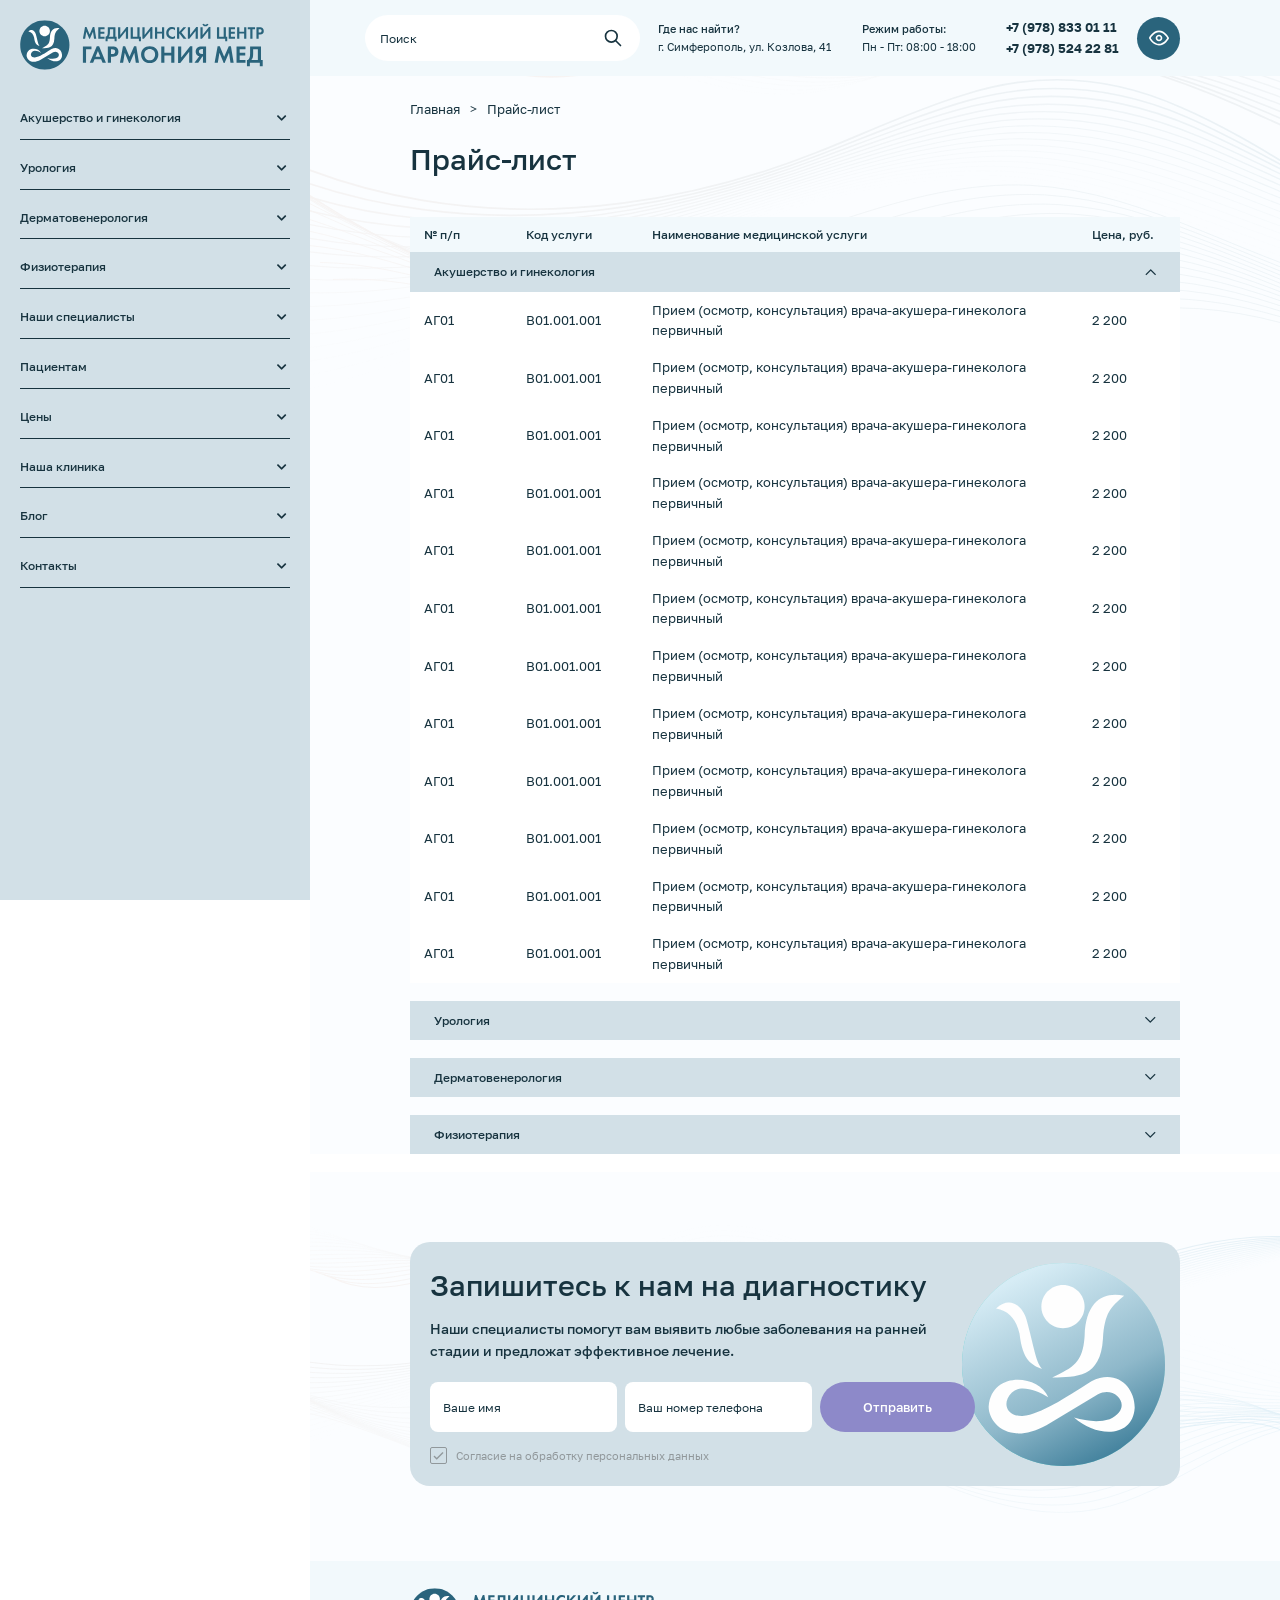
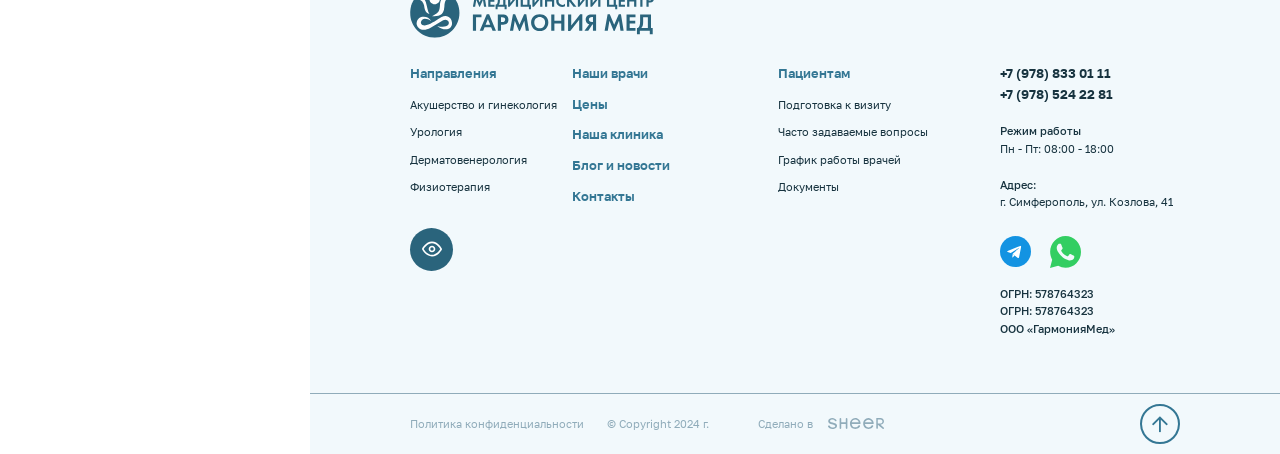
<file: prices.html>
<!DOCTYPE html>
<!--[if lt IE 7]><html lang="ru" class="lt-ie9 lt-ie8 lt-ie7"><![endif]-->
<!--[if IE 7]><html lang="ru" class="lt-ie9 lt-ie8"><![endif]-->
<!--[if IE 8]><html lang="ru" class="lt-ie9"><![endif]-->
<!--[if gt IE 8]><!-->
<html lang="ru">
<!--<![endif]-->
<head>
	<meta charset="utf-8" />
	<title>Заголовок</title>
	<meta http-equiv="X-UA-Compatible" content="IE=edge" />
	<meta name="viewport" content="width=device-width, initial-scale=1, maximum-scale=1">
	<meta name="format-detection" content="telephone=no" />
	<link rel="shortcut icon" href="favicon.png" />
	<link rel="stylesheet" href="libs/bootstrap/bootstrap-grid.css" />
	<link rel="stylesheet" href="libs/fontawesome-free-5.12.0-web/css/all.min.css" />
	<link rel="stylesheet" href="libs/fancybox-master/dist/jquery.fancybox.min.css" />
	<link rel="stylesheet" href="libs/slick-1.5.9/slick/slick.css" />
	<link rel="stylesheet" href="libs/slick-1.5.9/slick/slick-theme.css" />
	<link rel="stylesheet" href="css/fonts.css" />
	<link rel="stylesheet" href="css/main.css?ver=1.7" />
	<link rel="stylesheet" href="css/media.css?ver=1.7" />
</head>
<body>

	<div class="wrapper">   
  
		<div class="sidebar-page">
			<a href="#" class="logo">
				<img src="img/logo.svg" alt="alt">
			</a>
			<div class="search-main show-mob">
				<form>
					<input type="text" placeholder="Поиск" required>
					<button class="btn-search"></button>
				</form>
			</div>
			<ul class="menu">
				<li class="menu__haschild">
					<a href="#">Акушерство и гинекология</a>
					<div class="menu__dropdown">
						<ul>
							<li><a href="#">Амбулаторная гинекологическая хирургия</a></li>
							<li><a href="#">Воспалительные заболевания</a></li>
							<li><a href="#">Детская и подростковая гинекология</a></li>
							<li><a href="#">Индивидуальное ведение беременности</a></li>
							<li><a href="#">Индивидуальный подбор контрацепции</a></li>
							<li><a href="#">Нарушение менструального цикла</a></li>
							<li><a href="#">Невынашивание беременности</a></li>
							<li><a href="#">Патология шейки матки</a></li>
							<li><a href="#">Патология тазового дна</a></li>
							<li><a href="#">Предгравидарная подготовка (перед планируемой беременностью)</a></li>
							<li><a href="#">Предменструальный синдром</a></li>
							<li><a href="#">Репродуктивная эндокринология</a></li>
							<li><a href="#">Хроническая тазовая боль</a></li>
							<li><a href="#">Эндометриоз</a></li>
						</ul>
					</div>
				</li>
				<li class="menu__haschild">
					<a href="#">Урология</a>
					<div class="menu__dropdown">
						<ul>
							<li><a href="#">Амбулаторная гинекологическая хирургия</a></li>
							<li><a href="#">Воспалительные заболевания</a></li>
							<li><a href="#">Детская и подростковая гинекология</a></li>
							<li><a href="#">Индивидуальное ведение беременности</a></li>
							<li><a href="#">Индивидуальный подбор контрацепции</a></li>
							<li><a href="#">Нарушение менструального цикла</a></li>
						</ul>
					</div>
				</li>
				<li class="menu__haschild">
					<a href="#">Дерматовенерология</a>
					<div class="menu__dropdown">
						<ul>
							<li><a href="#">Амбулаторная гинекологическая хирургия</a></li>
							<li><a href="#">Воспалительные заболевания</a></li>
							<li><a href="#">Детская и подростковая гинекология</a></li>
							<li><a href="#">Индивидуальное ведение беременности</a></li>
							<li><a href="#">Индивидуальный подбор контрацепции</a></li>
							<li><a href="#">Нарушение менструального цикла</a></li>
							<li><a href="#">Невынашивание беременности</a></li>
						</ul>
					</div>
				</li>
				<li class="menu__haschild">
					<a href="#">Физиотерапия</a>
					<div class="menu__dropdown">
						<ul>
							<li><a href="#">Амбулаторная гинекологическая хирургия</a></li>
							<li><a href="#">Воспалительные заболевания</a></li>
							<li><a href="#">Детская и подростковая гинекология</a></li>
							<li><a href="#">Индивидуальное ведение беременности</a></li>
							<li><a href="#">Индивидуальный подбор контрацепции</a></li>
							<li><a href="#">Нарушение менструального цикла</a></li>
						</ul>
					</div>
				</li>
				<li class="menu__haschild">
					<a href="#">Наши специалисты</a>
					<div class="menu__dropdown">
						<ul>
							<li><a href="#">Амбулаторная гинекологическая хирургия</a></li>
							<li><a href="#">Воспалительные заболевания</a></li>
							<li><a href="#">Детская и подростковая гинекология</a></li>
							<li><a href="#">Индивидуальное ведение беременности</a></li>
							<li><a href="#">Хроническая тазовая боль</a></li>
							<li><a href="#">Эндометриоз</a></li>
						</ul>
					</div>
				</li>
				<li class="menu__haschild">
					<a href="#">Пациентам</a>
					<div class="menu__dropdown">
						<ul>
							<li><a href="#">Амбулаторная гинекологическая хирургия</a></li>
							<li><a href="#">Воспалительные заболевания</a></li>
							<li><a href="#">Детская и подростковая гинекология</a></li>
							<li><a href="#">Индивидуальное ведение беременности</a></li>
							<li><a href="#">Индивидуальный подбор контрацепции</a></li>
							<li><a href="#">Эндометриоз</a></li>
						</ul>
					</div>
				</li>
				<li class="menu__haschild">
					<a href="#">Цены</a>
					<div class="menu__dropdown">
						<ul>
							<li><a href="#">Амбулаторная гинекологическая хирургия</a></li>
							<li><a href="#">Воспалительные заболевания</a></li>
							<li><a href="#">Детская и подростковая гинекология</a></li>
							<li><a href="#">Индивидуальное ведение беременности</a></li>
							<li><a href="#">Индивидуальный подбор контрацепции</a></li>
							<li><a href="#">Нарушение менструального цикла</a></li>
							<li><a href="#">Невынашивание беременности</a></li>
						</ul>
					</div>
				</li>
				<li class="menu__haschild">
					<a href="#">Наша клиника</a>
					<div class="menu__dropdown">
						<ul>
							<li><a href="#">Амбулаторная гинекологическая хирургия</a></li>
							<li><a href="#">Воспалительные заболевания</a></li>
							<li><a href="#">Детская и подростковая гинекология</a></li>
							<li><a href="#">Индивидуальное ведение беременности</a></li>
							<li><a href="#">Индивидуальный подбор контрацепции</a></li>
							<li><a href="#">Нарушение менструального цикла</a></li>
						</ul>
					</div>
				</li>
				<li class="menu__haschild">
					<a href="#">Блог</a>
					<div class="menu__dropdown">
						<ul>
							<li><a href="#">Амбулаторная гинекологическая хирургия</a></li>
							<li><a href="#">Воспалительные заболевания</a></li>
							<li><a href="#">Детская и подростковая гинекология</a></li>
							<li><a href="#">Индивидуальное ведение беременности</a></li>
							<li><a href="#">Индивидуальный подбор контрацепции</a></li>
							<li><a href="#">Нарушение менструального цикла</a></li>
							<li><a href="#">Невынашивание беременности</a></li>
						</ul>
					</div>
				</li>
				<li class="menu__haschild">
					<a href="#">Контакты</a>
					<div class="menu__dropdown">
						<ul>
							<li><a href="#">Невынашивание беременности</a></li>
							<li><a href="#">Патология шейки матки</a></li>
							<li><a href="#">Патология тазового дна</a></li>
							<li><a href="#">Предменструальный синдром</a></li>
							<li><a href="#">Репродуктивная эндокринология</a></li>
							<li><a href="#">Хроническая тазовая боль</a></li>
							<li><a href="#">Эндометриоз</a></li>
						</ul>
					</div>
				</li>
			</ul>
			<div class="sidebar-page__bottom show-mob">
				<div class="header__item">
					<p><strong>Где нас найти?</strong></p>
					<p>г. Симферополь, ул. Козлова, 41</p>
				</div>
				<div class="header__item">
					<p><strong>Режим работы:</strong></p>
					<p>Пн - Пт: 08:00 - 18:00</p>
				</div>
				<ul class="phones-list">
					<li><a href="tel:+79788330111">+7 (978) 833 01 11</a></li>
					<li><a href="tel:+79785242281">+7 (978) 524 22 81</a></li>
				</ul>
			</div>
		</div>
		<div class="menu-overlay"></div>

		<header class="header">
			<div class="container">
				<div class="header__wrapper">
					<span class='sandwich'>
						<span class='sw-topper'></span>
						<span class='sw-bottom'></span>
						<span class='sw-footer'></span>
					</span>
					<a href="#" class="logo show-mob">
						<img src="img/logo.svg" alt="alt">
					</a>
					<div class="search-main">
						<form>
							<input type="text" placeholder="Поиск" required>
							<button class="btn-search"></button>
						</form>
					</div>
					<div class="header__item">
						<p><strong>Где нас найти?</strong></p>
						<p>г. Симферополь, ул. Козлова, 41</p>
					</div>
					<div class="header__item hidden-tablet">
						<p><strong>Режим работы:</strong></p>
						<p>Пн - Пт: 08:00 - 18:00</p>
					</div>
					<ul class="phones-list">
						<li><a href="tel:+79788330111">+7 (978) 833 01 11</a></li>
						<li><a href="tel:+79785242281">+7 (978) 524 22 81</a></li>
					</ul>
					<a href="#" class="btn-eye">
						<img src="img/eye.svg" alt="alt">
					</a>
				</div>
			</div>
		</header>

		<section class="page-prices">
			<div class="container">
				<ul class="breadcrumbs">
					<li><a href="#">Главная</a></li>
					<li>Прайс-лист</li>
				</ul>
				<h1 class="title-section">Прайс-лист</h1>
				<div class="prices-table">
					<div class="head-table">
						<div class="table-page">
							<table>
								<thead>
									<tr>
										<th>№ п/п</th>
										<th>Код услуги</th>
										<th>Наименование медицинской услуги</th>
										<th>Цена, руб.</th>
									</tr>
								</thead>
							</table>
						</div>
					</div>
					<div class="item-table active">
						<div class="item-table__head">Акушерство и гинекология <i class="far fa-chevron-down"></i></div>
						<div class="table-page" style="display: block;">
							<table>
								<tbody>
									<tr>
										<td data-title="№ п/п">АГ01</td>
										<td data-title="Код услуги"><div class="title-td">В01.001.001</div></td>
										<td data-title="Наименование">Прием (осмотр, консультация) врача-акушера-гинеколога первичный</td>
										<td data-title="Цена, руб">2 200</td>
									</tr>
									<tr>
										<td data-title="№ п/п">АГ01</td>
										<td data-title="Код услуги"><div class="title-td">В01.001.001</div></td>
										<td data-title="Наименование">Прием (осмотр, консультация) врача-акушера-гинеколога первичный</td>
										<td data-title="Цена, руб">2 200</td>
									</tr>
									<tr>
										<td data-title="№ п/п">АГ01</td>
										<td data-title="Код услуги"><div class="title-td">В01.001.001</div></td>
										<td data-title="Наименование">Прием (осмотр, консультация) врача-акушера-гинеколога первичный</td>
										<td data-title="Цена, руб">2 200</td>
									</tr>
									<tr>
										<td data-title="№ п/п">АГ01</td>
										<td data-title="Код услуги"><div class="title-td">В01.001.001</div></td>
										<td data-title="Наименование">Прием (осмотр, консультация) врача-акушера-гинеколога первичный</td>
										<td data-title="Цена, руб">2 200</td>
									</tr>
									<tr>
										<td data-title="№ п/п">АГ01</td>
										<td data-title="Код услуги"><div class="title-td">В01.001.001</div></td>
										<td data-title="Наименование">Прием (осмотр, консультация) врача-акушера-гинеколога первичный</td>
										<td data-title="Цена, руб">2 200</td>
									</tr>
									<tr>
										<td data-title="№ п/п">АГ01</td>
										<td data-title="Код услуги"><div class="title-td">В01.001.001</div></td>
										<td data-title="Наименование">Прием (осмотр, консультация) врача-акушера-гинеколога первичный</td>
										<td data-title="Цена, руб">2 200</td>
									</tr>
									<tr>
										<td data-title="№ п/п">АГ01</td>
										<td data-title="Код услуги"><div class="title-td">В01.001.001</div></td>
										<td data-title="Наименование">Прием (осмотр, консультация) врача-акушера-гинеколога первичный</td>
										<td data-title="Цена, руб">2 200</td>
									</tr>
									<tr>
										<td data-title="№ п/п">АГ01</td>
										<td data-title="Код услуги"><div class="title-td">В01.001.001</div></td>
										<td data-title="Наименование">Прием (осмотр, консультация) врача-акушера-гинеколога первичный</td>
										<td data-title="Цена, руб">2 200</td>
									</tr>
									<tr>
										<td data-title="№ п/п">АГ01</td>
										<td data-title="Код услуги"><div class="title-td">В01.001.001</div></td>
										<td data-title="Наименование">Прием (осмотр, консультация) врача-акушера-гинеколога первичный</td>
										<td data-title="Цена, руб">2 200</td>
									</tr>
									<tr>
										<td data-title="№ п/п">АГ01</td>
										<td data-title="Код услуги"><div class="title-td">В01.001.001</div></td>
										<td data-title="Наименование">Прием (осмотр, консультация) врача-акушера-гинеколога первичный</td>
										<td data-title="Цена, руб">2 200</td>
									</tr>
									<tr>
										<td data-title="№ п/п">АГ01</td>
										<td data-title="Код услуги"><div class="title-td">В01.001.001</div></td>
										<td data-title="Наименование">Прием (осмотр, консультация) врача-акушера-гинеколога первичный</td>
										<td data-title="Цена, руб">2 200</td>
									</tr>
									<tr>
										<td data-title="№ п/п">АГ01</td>
										<td data-title="Код услуги"><div class="title-td">В01.001.001</div></td>
										<td data-title="Наименование">Прием (осмотр, консультация) врача-акушера-гинеколога первичный</td>
										<td data-title="Цена, руб">2 200</td>
									</tr>
								</tbody>
							</table>
						</div>
					</div>
					<div class="item-table">
						<div class="item-table__head">Урология <i class="far fa-chevron-down"></i></div>
						<div class="table-page">
							<table>
								<tbody>
									<tr>
										<td data-title="№ п/п">АГ01</td>
										<td data-title="Код услуги"><div class="title-td">В01.001.001</div></td>
										<td data-title="Наименование">Прием (осмотр, консультация) врача-акушера-гинеколога первичный</td>
										<td data-title="Цена, руб">2 200</td>
									</tr>
									<tr>
										<td data-title="№ п/п">АГ01</td>
										<td data-title="Код услуги"><div class="title-td">В01.001.001</div></td>
										<td data-title="Наименование">Прием (осмотр, консультация) врача-акушера-гинеколога первичный</td>
										<td data-title="Цена, руб">2 200</td>
									</tr>
									<tr>
										<td data-title="№ п/п">АГ01</td>
										<td data-title="Код услуги"><div class="title-td">В01.001.001</div></td>
										<td data-title="Наименование">Прием (осмотр, консультация) врача-акушера-гинеколога первичный</td>
										<td data-title="Цена, руб">2 200</td>
									</tr>
									<tr>
										<td data-title="№ п/п">АГ01</td>
										<td data-title="Код услуги"><div class="title-td">В01.001.001</div></td>
										<td data-title="Наименование">Прием (осмотр, консультация) врача-акушера-гинеколога первичный</td>
										<td data-title="Цена, руб">2 200</td>
									</tr>
									<tr>
										<td data-title="№ п/п">АГ01</td>
										<td data-title="Код услуги"><div class="title-td">В01.001.001</div></td>
										<td data-title="Наименование">Прием (осмотр, консультация) врача-акушера-гинеколога первичный</td>
										<td data-title="Цена, руб">2 200</td>
									</tr>
									<tr>
										<td data-title="№ п/п">АГ01</td>
										<td data-title="Код услуги"><div class="title-td">В01.001.001</div></td>
										<td data-title="Наименование">Прием (осмотр, консультация) врача-акушера-гинеколога первичный</td>
										<td data-title="Цена, руб">2 200</td>
									</tr>
									<tr>
										<td data-title="№ п/п">АГ01</td>
										<td data-title="Код услуги"><div class="title-td">В01.001.001</div></td>
										<td data-title="Наименование">Прием (осмотр, консультация) врача-акушера-гинеколога первичный</td>
										<td data-title="Цена, руб">2 200</td>
									</tr>
									<tr>
										<td data-title="№ п/п">АГ01</td>
										<td data-title="Код услуги"><div class="title-td">В01.001.001</div></td>
										<td data-title="Наименование">Прием (осмотр, консультация) врача-акушера-гинеколога первичный</td>
										<td data-title="Цена, руб">2 200</td>
									</tr>
									<tr>
										<td data-title="№ п/п">АГ01</td>
										<td data-title="Код услуги"><div class="title-td">В01.001.001</div></td>
										<td data-title="Наименование">Прием (осмотр, консультация) врача-акушера-гинеколога первичный</td>
										<td data-title="Цена, руб">2 200</td>
									</tr>
									<tr>
										<td data-title="№ п/п">АГ01</td>
										<td data-title="Код услуги"><div class="title-td">В01.001.001</div></td>
										<td data-title="Наименование">Прием (осмотр, консультация) врача-акушера-гинеколога первичный</td>
										<td data-title="Цена, руб">2 200</td>
									</tr>
									<tr>
										<td data-title="№ п/п">АГ01</td>
										<td data-title="Код услуги"><div class="title-td">В01.001.001</div></td>
										<td data-title="Наименование">Прием (осмотр, консультация) врача-акушера-гинеколога первичный</td>
										<td data-title="Цена, руб">2 200</td>
									</tr>
									<tr>
										<td data-title="№ п/п">АГ01</td>
										<td data-title="Код услуги"><div class="title-td">В01.001.001</div></td>
										<td data-title="Наименование">Прием (осмотр, консультация) врача-акушера-гинеколога первичный</td>
										<td data-title="Цена, руб">2 200</td>
									</tr>
								</tbody>
							</table>
						</div>
					</div>
					<div class="item-table">
						<div class="item-table__head">Дерматовенерология <i class="far fa-chevron-down"></i></div>
						<div class="table-page">
							<table>
								<tbody>
									<tr>
										<td data-title="№ п/п">АГ01</td>
										<td data-title="Код услуги"><div class="title-td">В01.001.001</div></td>
										<td data-title="Наименование">Прием (осмотр, консультация) врача-акушера-гинеколога первичный</td>
										<td data-title="Цена, руб">2 200</td>
									</tr>
									<tr>
										<td data-title="№ п/п">АГ01</td>
										<td data-title="Код услуги"><div class="title-td">В01.001.001</div></td>
										<td data-title="Наименование">Прием (осмотр, консультация) врача-акушера-гинеколога первичный</td>
										<td data-title="Цена, руб">2 200</td>
									</tr>
									<tr>
										<td data-title="№ п/п">АГ01</td>
										<td data-title="Код услуги"><div class="title-td">В01.001.001</div></td>
										<td data-title="Наименование">Прием (осмотр, консультация) врача-акушера-гинеколога первичный</td>
										<td data-title="Цена, руб">2 200</td>
									</tr>
									<tr>
										<td data-title="№ п/п">АГ01</td>
										<td data-title="Код услуги"><div class="title-td">В01.001.001</div></td>
										<td data-title="Наименование">Прием (осмотр, консультация) врача-акушера-гинеколога первичный</td>
										<td data-title="Цена, руб">2 200</td>
									</tr>
									<tr>
										<td data-title="№ п/п">АГ01</td>
										<td data-title="Код услуги"><div class="title-td">В01.001.001</div></td>
										<td data-title="Наименование">Прием (осмотр, консультация) врача-акушера-гинеколога первичный</td>
										<td data-title="Цена, руб">2 200</td>
									</tr>
									<tr>
										<td data-title="№ п/п">АГ01</td>
										<td data-title="Код услуги"><div class="title-td">В01.001.001</div></td>
										<td data-title="Наименование">Прием (осмотр, консультация) врача-акушера-гинеколога первичный</td>
										<td data-title="Цена, руб">2 200</td>
									</tr>
									<tr>
										<td data-title="№ п/п">АГ01</td>
										<td data-title="Код услуги"><div class="title-td">В01.001.001</div></td>
										<td data-title="Наименование">Прием (осмотр, консультация) врача-акушера-гинеколога первичный</td>
										<td data-title="Цена, руб">2 200</td>
									</tr>
									<tr>
										<td data-title="№ п/п">АГ01</td>
										<td data-title="Код услуги"><div class="title-td">В01.001.001</div></td>
										<td data-title="Наименование">Прием (осмотр, консультация) врача-акушера-гинеколога первичный</td>
										<td data-title="Цена, руб">2 200</td>
									</tr>
									<tr>
										<td data-title="№ п/п">АГ01</td>
										<td data-title="Код услуги"><div class="title-td">В01.001.001</div></td>
										<td data-title="Наименование">Прием (осмотр, консультация) врача-акушера-гинеколога первичный</td>
										<td data-title="Цена, руб">2 200</td>
									</tr>
									<tr>
										<td data-title="№ п/п">АГ01</td>
										<td data-title="Код услуги"><div class="title-td">В01.001.001</div></td>
										<td data-title="Наименование">Прием (осмотр, консультация) врача-акушера-гинеколога первичный</td>
										<td data-title="Цена, руб">2 200</td>
									</tr>
									<tr>
										<td data-title="№ п/п">АГ01</td>
										<td data-title="Код услуги"><div class="title-td">В01.001.001</div></td>
										<td data-title="Наименование">Прием (осмотр, консультация) врача-акушера-гинеколога первичный</td>
										<td data-title="Цена, руб">2 200</td>
									</tr>
									<tr>
										<td data-title="№ п/п">АГ01</td>
										<td data-title="Код услуги"><div class="title-td">В01.001.001</div></td>
										<td data-title="Наименование">Прием (осмотр, консультация) врача-акушера-гинеколога первичный</td>
										<td data-title="Цена, руб">2 200</td>
									</tr>
								</tbody>
							</table>
						</div>
					</div>
					<div class="item-table">
						<div class="item-table__head">Физиотерапия <i class="far fa-chevron-down"></i></div>
						<div class="table-page">
							<table>
								<tbody>
									<tr>
										<td data-title="№ п/п">АГ01</td>
										<td data-title="Код услуги"><div class="title-td">В01.001.001</div></td>
										<td data-title="Наименование">Прием (осмотр, консультация) врача-акушера-гинеколога первичный</td>
										<td data-title="Цена, руб">2 200</td>
									</tr>
									<tr>
										<td data-title="№ п/п">АГ01</td>
										<td data-title="Код услуги"><div class="title-td">В01.001.001</div></td>
										<td data-title="Наименование">Прием (осмотр, консультация) врача-акушера-гинеколога первичный</td>
										<td data-title="Цена, руб">2 200</td>
									</tr>
									<tr>
										<td data-title="№ п/п">АГ01</td>
										<td data-title="Код услуги"><div class="title-td">В01.001.001</div></td>
										<td data-title="Наименование">Прием (осмотр, консультация) врача-акушера-гинеколога первичный</td>
										<td data-title="Цена, руб">2 200</td>
									</tr>
									<tr>
										<td data-title="№ п/п">АГ01</td>
										<td data-title="Код услуги"><div class="title-td">В01.001.001</div></td>
										<td data-title="Наименование">Прием (осмотр, консультация) врача-акушера-гинеколога первичный</td>
										<td data-title="Цена, руб">2 200</td>
									</tr>
									<tr>
										<td data-title="№ п/п">АГ01</td>
										<td data-title="Код услуги"><div class="title-td">В01.001.001</div></td>
										<td data-title="Наименование">Прием (осмотр, консультация) врача-акушера-гинеколога первичный</td>
										<td data-title="Цена, руб">2 200</td>
									</tr>
									<tr>
										<td data-title="№ п/п">АГ01</td>
										<td data-title="Код услуги"><div class="title-td">В01.001.001</div></td>
										<td data-title="Наименование">Прием (осмотр, консультация) врача-акушера-гинеколога первичный</td>
										<td data-title="Цена, руб">2 200</td>
									</tr>
									<tr>
										<td data-title="№ п/п">АГ01</td>
										<td data-title="Код услуги"><div class="title-td">В01.001.001</div></td>
										<td data-title="Наименование">Прием (осмотр, консультация) врача-акушера-гинеколога первичный</td>
										<td data-title="Цена, руб">2 200</td>
									</tr>
									<tr>
										<td data-title="№ п/п">АГ01</td>
										<td data-title="Код услуги"><div class="title-td">В01.001.001</div></td>
										<td data-title="Наименование">Прием (осмотр, консультация) врача-акушера-гинеколога первичный</td>
										<td data-title="Цена, руб">2 200</td>
									</tr>
									<tr>
										<td data-title="№ п/п">АГ01</td>
										<td data-title="Код услуги"><div class="title-td">В01.001.001</div></td>
										<td data-title="Наименование">Прием (осмотр, консультация) врача-акушера-гинеколога первичный</td>
										<td data-title="Цена, руб">2 200</td>
									</tr>
									<tr>
										<td data-title="№ п/п">АГ01</td>
										<td data-title="Код услуги"><div class="title-td">В01.001.001</div></td>
										<td data-title="Наименование">Прием (осмотр, консультация) врача-акушера-гинеколога первичный</td>
										<td data-title="Цена, руб">2 200</td>
									</tr>
									<tr>
										<td data-title="№ п/п">АГ01</td>
										<td data-title="Код услуги"><div class="title-td">В01.001.001</div></td>
										<td data-title="Наименование">Прием (осмотр, консультация) врача-акушера-гинеколога первичный</td>
										<td data-title="Цена, руб">2 200</td>
									</tr>
									<tr>
										<td data-title="№ п/п">АГ01</td>
										<td data-title="Код услуги"><div class="title-td">В01.001.001</div></td>
										<td data-title="Наименование">Прием (осмотр, консультация) врача-акушера-гинеколога первичный</td>
										<td data-title="Цена, руб">2 200</td>
									</tr>
								</tbody>
							</table>
						</div>
					</div>
				</div>
			</div>
		</section>

		<section class="consultation">
			<div class="container">
				<div class="consultation__form">
					<h2 class="title-section">Запишитесь к нам на диагностику</h2>
					<div class="title-min">Наши специалисты помогут вам выявить любые заболевания на ранней стадии и предложат эффективное лечение.</div>
					<form>
						<div class="consultation__line">
							<div class="item-form">
								<input type="text" placeholder="Ваше имя" required>
							</div>
							<div class="item-form">
								<input type="tel" placeholder="Ваш номер телефона" class="input-phone" inputmode="numeric" required>
							</div>
							<input type="submit" class="btn-main" value="Отправить">
						</div>
						<div class="checkbox">
							<label>
								<input type="checkbox" required="required" checked="checked" />
								<span>Согласие на обработку персональных данных</span>
							</label>
						</div>
					</form>
				</div>
			</div>
		</section>
		
		<footer class="footer">
			<div class="container">
				<a href="#" class="logo">
					<img src="img/logo.svg" alt="alt">
				</a>
				<div class="row row_footer">
					<div class="col-lg-3 col-6">
						<div class="footer__title">Направления</div>
						<ul class="footer__nav">
							<li><a href="#">Акушерство и гинекология</a></li>
							<li><a href="#">Урология</a></li>
							<li><a href="#">Дерматовенерология</a></li>
							<li><a href="#">Физиотерапия</a></li>
						</ul>
						<a href="#" class="btn-eye hidden-mob">
							<img src="img/eye.svg" alt="alt">
						</a>
					</div>
					<div class="col-lg-3 col-6">
						<div class="footer__col">
							<ul class="footer__nav footer__nav_big">
								<li><a href="#">Наши врачи</a></li>
								<li><a href="#">Цены</a></li>
								<li><a href="#">Наша клиника</a></li>
								<li><a href="#">Блог и новости</a></li>
								<li><a href="#">Контакты</a></li>
							</ul>
						</div>
					</div>
					<div class="col-lg-3 col-6">
						<div class="footer__col">
							<div class="footer__title">Пациентам</div>
							<ul class="footer__nav">
								<li><a href="#">Подготовка к визиту</a></li>
								<li><a href="#">Часто задаваемые вопросы</a></li>
								<li><a href="#">График работы врачей</a></li>
								<li><a href="#">Документы</a></li>
							</ul>
							<a href="#" class="btn-eye show-mob">
								<img src="img/eye.svg" alt="alt">
							</a>
						</div>
					</div>
					<div class="col-lg-3 col-6">
						<ul class="phones-list">
							<li><a href="tel:+79788330111">+7 (978) 833 01 11</a></li>
							<li><a href="tel:+79785242281">+7 (978) 524 22 81</a></li>
						</ul>
						<div class="footer__item">
							<p><strong>Режим работы</strong></p>
							<p>Пн - Пт: 08:00 - 18:00</p>
						</div>
						<div class="footer__item">
							<p><strong>Адрес:</strong></p>
							<p>г. Симферополь, ул. Козлова, 41</p>
						</div>
						<ul class="socials-list">
							<li><a href="#" target="_blank"><img src="img/tg.svg" alt="alt"></a></li>
							<li><a href="#" target="_blank"><img src="img/wp.svg" alt="alt"></a></li>
						</ul>
						<div class="requisites">
							<p>ОГРН: 578764323</p>
							<p>ОГРН:  578764323</p>
							<p>ООО «ГармонияМед»</p>
						</div>
					</div>
				</div>
			</div>
			<div class="footer-bottom">
				<div class="container">
					<div class="row align-items-center">
						<div class="col-lg-3">
							<a href="#">Политика конфиденциальности </a>
						</div>
						<div class="col-lg-3">
							<p>© Copyright  2024 г.</p>
						</div>
						<div class="col-lg-3">
							<div class="create">Сделано в <a href="#"><img src="img/copy.svg" alt="alt"></a></div>
						</div>
						<div class="col-lg-3">
							<a href="#" class="btn_top"><i class="far fa-arrow-up"></i></a>
						</div>
					</div>
				</div>
			</div>
		</footer>
		
	</div>

	<!--[if lt IE 9]>
	<script src="libs/html5shiv/es5-shim.min.js"></script>
	<script src="libs/html5shiv/html5shiv.min.js"></script>
	<script src="libs/html5shiv/html5shiv-printshiv.min.js"></script>
	<script src="libs/respond/respond.min.js"></script>
	<![endif]-->
	<script src="libs/jquery/jquery-3.6.0.min.js"></script>
	<script src="libs/jquery-mousewheel/jquery.mousewheel.min.js"></script>
	<script src="libs/fancybox-master/dist/jquery.fancybox.min.js"></script>
	<script src="libs/slick-1.5.9/slick/slick.min.js"></script>
	<script src="libs/scroll2id/PageScroll2id.min.js"></script>
	<script src="libs/mask/jquery.maskedinput.js"></script>
	<script src="libs/jQueryFormStyler-master/jquery.formstyler.min.js"></script>
	<script src="js/common.js?ver=1.7"></script>
	<!-- Yandex.Metrika counter --><!-- /Yandex.Metrika counter -->
	<!-- Google Analytics counter --><!-- /Google Analytics counter -->
</body>
</html>
</file>
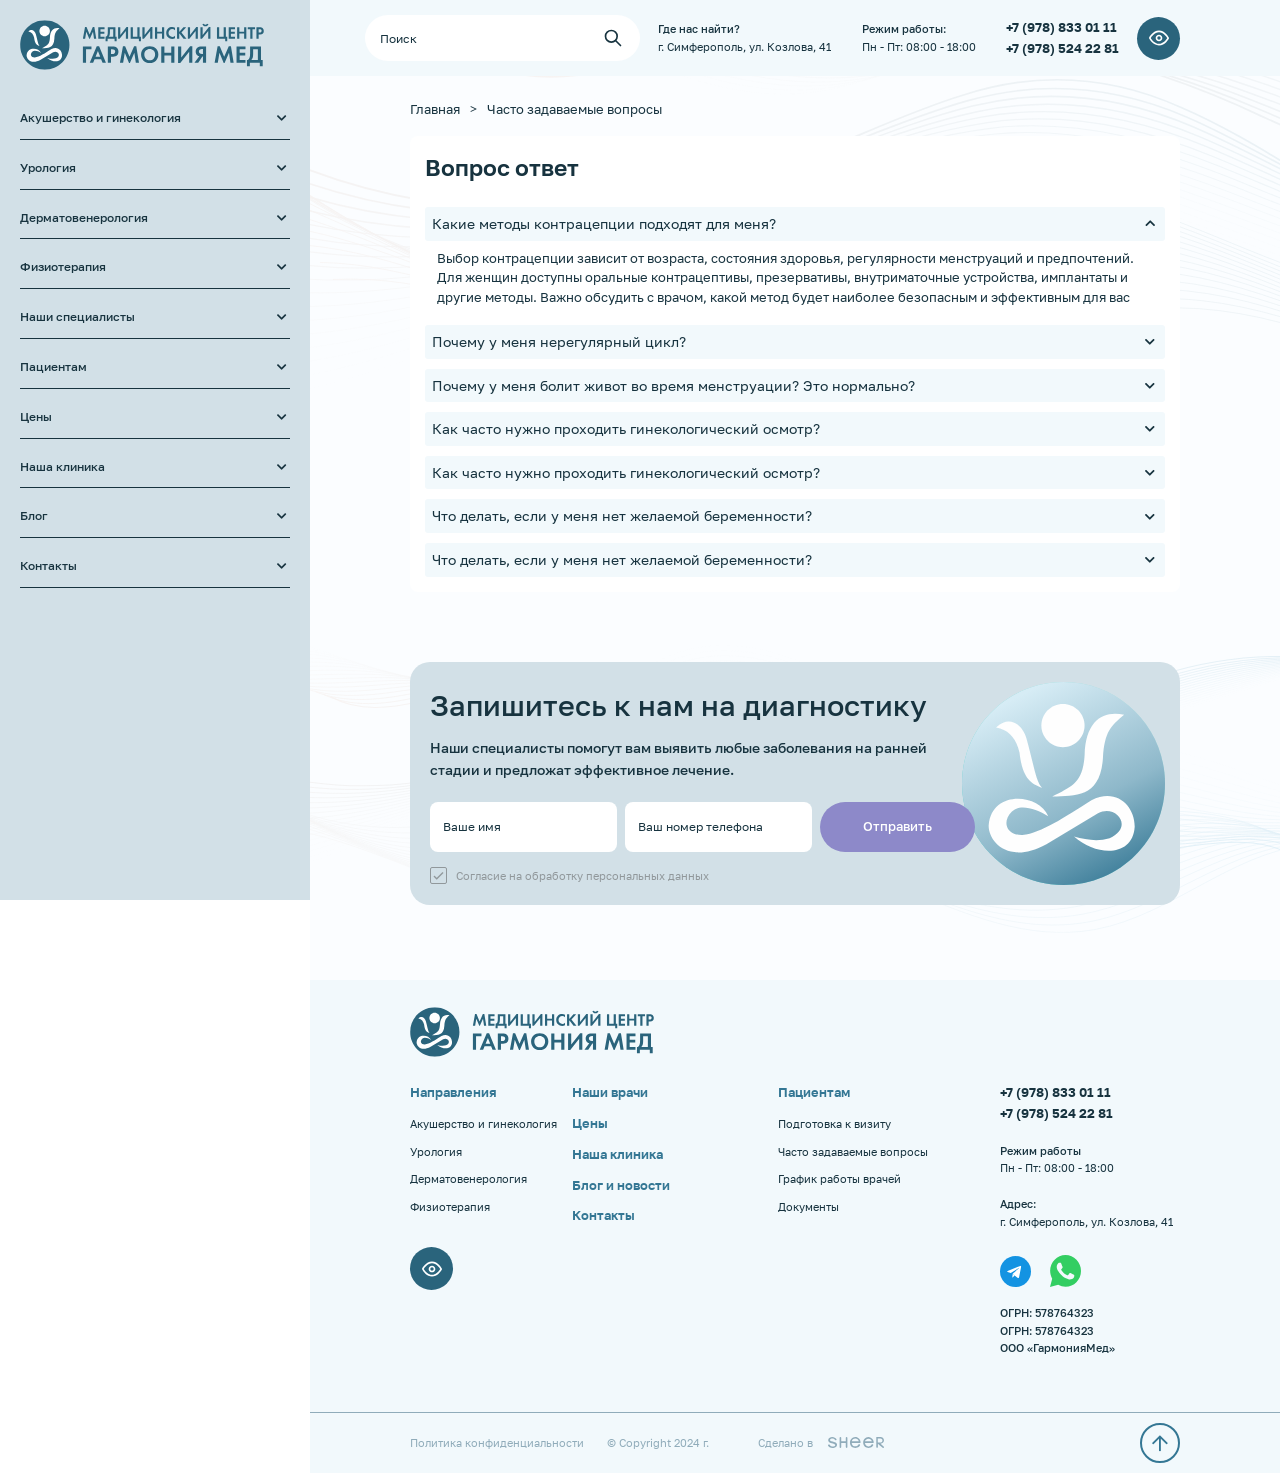
<file: questions.html>
<!DOCTYPE html>
<!--[if lt IE 7]><html lang="ru" class="lt-ie9 lt-ie8 lt-ie7"><![endif]-->
<!--[if IE 7]><html lang="ru" class="lt-ie9 lt-ie8"><![endif]-->
<!--[if IE 8]><html lang="ru" class="lt-ie9"><![endif]-->
<!--[if gt IE 8]><!-->
<html lang="ru">
<!--<![endif]-->
<head>
	<meta charset="utf-8" />
	<title>Заголовок</title>
	<meta http-equiv="X-UA-Compatible" content="IE=edge" />
	<meta name="viewport" content="width=device-width, initial-scale=1, maximum-scale=1">
	<meta name="format-detection" content="telephone=no" />
	<link rel="shortcut icon" href="favicon.png" />
	<link rel="stylesheet" href="libs/bootstrap/bootstrap-grid.css" />
	<link rel="stylesheet" href="libs/fontawesome-free-5.12.0-web/css/all.min.css" />
	<link rel="stylesheet" href="libs/fancybox-master/dist/jquery.fancybox.min.css" />
	<link rel="stylesheet" href="libs/slick-1.5.9/slick/slick.css" />
	<link rel="stylesheet" href="libs/slick-1.5.9/slick/slick-theme.css" />
	<link rel="stylesheet" href="css/fonts.css" />
	<link rel="stylesheet" href="css/main.css?ver=1.7" />
	<link rel="stylesheet" href="css/media.css?ver=1.7" />
</head>
<body>

	<div class="wrapper">   
  
		<div class="sidebar-page">
			<a href="#" class="logo">
				<img src="img/logo.svg" alt="alt">
			</a>
			<div class="search-main show-mob">
				<form>
					<input type="text" placeholder="Поиск" required>
					<button class="btn-search"></button>
				</form>
			</div>
			<ul class="menu">
				<li class="menu__haschild">
					<a href="#">Акушерство и гинекология</a>
					<div class="menu__dropdown">
						<ul>
							<li><a href="#">Амбулаторная гинекологическая хирургия</a></li>
							<li><a href="#">Воспалительные заболевания</a></li>
							<li><a href="#">Детская и подростковая гинекология</a></li>
							<li><a href="#">Индивидуальное ведение беременности</a></li>
							<li><a href="#">Индивидуальный подбор контрацепции</a></li>
							<li><a href="#">Нарушение менструального цикла</a></li>
							<li><a href="#">Невынашивание беременности</a></li>
							<li><a href="#">Патология шейки матки</a></li>
							<li><a href="#">Патология тазового дна</a></li>
							<li><a href="#">Предгравидарная подготовка (перед планируемой беременностью)</a></li>
							<li><a href="#">Предменструальный синдром</a></li>
							<li><a href="#">Репродуктивная эндокринология</a></li>
							<li><a href="#">Хроническая тазовая боль</a></li>
							<li><a href="#">Эндометриоз</a></li>
						</ul>
					</div>
				</li>
				<li class="menu__haschild">
					<a href="#">Урология</a>
					<div class="menu__dropdown">
						<ul>
							<li><a href="#">Амбулаторная гинекологическая хирургия</a></li>
							<li><a href="#">Воспалительные заболевания</a></li>
							<li><a href="#">Детская и подростковая гинекология</a></li>
							<li><a href="#">Индивидуальное ведение беременности</a></li>
							<li><a href="#">Индивидуальный подбор контрацепции</a></li>
							<li><a href="#">Нарушение менструального цикла</a></li>
						</ul>
					</div>
				</li>
				<li class="menu__haschild">
					<a href="#">Дерматовенерология</a>
					<div class="menu__dropdown">
						<ul>
							<li><a href="#">Амбулаторная гинекологическая хирургия</a></li>
							<li><a href="#">Воспалительные заболевания</a></li>
							<li><a href="#">Детская и подростковая гинекология</a></li>
							<li><a href="#">Индивидуальное ведение беременности</a></li>
							<li><a href="#">Индивидуальный подбор контрацепции</a></li>
							<li><a href="#">Нарушение менструального цикла</a></li>
							<li><a href="#">Невынашивание беременности</a></li>
						</ul>
					</div>
				</li>
				<li class="menu__haschild">
					<a href="#">Физиотерапия</a>
					<div class="menu__dropdown">
						<ul>
							<li><a href="#">Амбулаторная гинекологическая хирургия</a></li>
							<li><a href="#">Воспалительные заболевания</a></li>
							<li><a href="#">Детская и подростковая гинекология</a></li>
							<li><a href="#">Индивидуальное ведение беременности</a></li>
							<li><a href="#">Индивидуальный подбор контрацепции</a></li>
							<li><a href="#">Нарушение менструального цикла</a></li>
						</ul>
					</div>
				</li>
				<li class="menu__haschild">
					<a href="#">Наши специалисты</a>
					<div class="menu__dropdown">
						<ul>
							<li><a href="#">Амбулаторная гинекологическая хирургия</a></li>
							<li><a href="#">Воспалительные заболевания</a></li>
							<li><a href="#">Детская и подростковая гинекология</a></li>
							<li><a href="#">Индивидуальное ведение беременности</a></li>
							<li><a href="#">Хроническая тазовая боль</a></li>
							<li><a href="#">Эндометриоз</a></li>
						</ul>
					</div>
				</li>
				<li class="menu__haschild">
					<a href="#">Пациентам</a>
					<div class="menu__dropdown">
						<ul>
							<li><a href="#">Амбулаторная гинекологическая хирургия</a></li>
							<li><a href="#">Воспалительные заболевания</a></li>
							<li><a href="#">Детская и подростковая гинекология</a></li>
							<li><a href="#">Индивидуальное ведение беременности</a></li>
							<li><a href="#">Индивидуальный подбор контрацепции</a></li>
							<li><a href="#">Эндометриоз</a></li>
						</ul>
					</div>
				</li>
				<li class="menu__haschild">
					<a href="#">Цены</a>
					<div class="menu__dropdown">
						<ul>
							<li><a href="#">Амбулаторная гинекологическая хирургия</a></li>
							<li><a href="#">Воспалительные заболевания</a></li>
							<li><a href="#">Детская и подростковая гинекология</a></li>
							<li><a href="#">Индивидуальное ведение беременности</a></li>
							<li><a href="#">Индивидуальный подбор контрацепции</a></li>
							<li><a href="#">Нарушение менструального цикла</a></li>
							<li><a href="#">Невынашивание беременности</a></li>
						</ul>
					</div>
				</li>
				<li class="menu__haschild">
					<a href="#">Наша клиника</a>
					<div class="menu__dropdown">
						<ul>
							<li><a href="#">Амбулаторная гинекологическая хирургия</a></li>
							<li><a href="#">Воспалительные заболевания</a></li>
							<li><a href="#">Детская и подростковая гинекология</a></li>
							<li><a href="#">Индивидуальное ведение беременности</a></li>
							<li><a href="#">Индивидуальный подбор контрацепции</a></li>
							<li><a href="#">Нарушение менструального цикла</a></li>
						</ul>
					</div>
				</li>
				<li class="menu__haschild">
					<a href="#">Блог</a>
					<div class="menu__dropdown">
						<ul>
							<li><a href="#">Амбулаторная гинекологическая хирургия</a></li>
							<li><a href="#">Воспалительные заболевания</a></li>
							<li><a href="#">Детская и подростковая гинекология</a></li>
							<li><a href="#">Индивидуальное ведение беременности</a></li>
							<li><a href="#">Индивидуальный подбор контрацепции</a></li>
							<li><a href="#">Нарушение менструального цикла</a></li>
							<li><a href="#">Невынашивание беременности</a></li>
						</ul>
					</div>
				</li>
				<li class="menu__haschild">
					<a href="#">Контакты</a>
					<div class="menu__dropdown">
						<ul>
							<li><a href="#">Невынашивание беременности</a></li>
							<li><a href="#">Патология шейки матки</a></li>
							<li><a href="#">Патология тазового дна</a></li>
							<li><a href="#">Предменструальный синдром</a></li>
							<li><a href="#">Репродуктивная эндокринология</a></li>
							<li><a href="#">Хроническая тазовая боль</a></li>
							<li><a href="#">Эндометриоз</a></li>
						</ul>
					</div>
				</li>
			</ul>
			<div class="sidebar-page__bottom show-mob">
				<div class="header__item">
					<p><strong>Где нас найти?</strong></p>
					<p>г. Симферополь, ул. Козлова, 41</p>
				</div>
				<div class="header__item">
					<p><strong>Режим работы:</strong></p>
					<p>Пн - Пт: 08:00 - 18:00</p>
				</div>
				<ul class="phones-list">
					<li><a href="tel:+79788330111">+7 (978) 833 01 11</a></li>
					<li><a href="tel:+79785242281">+7 (978) 524 22 81</a></li>
				</ul>
			</div>
		</div>
		<div class="menu-overlay"></div>

		<header class="header">
			<div class="container">
				<div class="header__wrapper">
					<span class='sandwich'>
						<span class='sw-topper'></span>
						<span class='sw-bottom'></span>
						<span class='sw-footer'></span>
					</span>
					<a href="#" class="logo show-mob">
						<img src="img/logo.svg" alt="alt">
					</a>
					<div class="search-main">
						<form>
							<input type="text" placeholder="Поиск" required>
							<button class="btn-search"></button>
						</form>
					</div>
					<div class="header__item">
						<p><strong>Где нас найти?</strong></p>
						<p>г. Симферополь, ул. Козлова, 41</p>
					</div>
					<div class="header__item hidden-tablet">
						<p><strong>Режим работы:</strong></p>
						<p>Пн - Пт: 08:00 - 18:00</p>
					</div>
					<ul class="phones-list">
						<li><a href="tel:+79788330111">+7 (978) 833 01 11</a></li>
						<li><a href="tel:+79785242281">+7 (978) 524 22 81</a></li>
					</ul>
					<a href="#" class="btn-eye">
						<img src="img/eye.svg" alt="alt">
					</a>
				</div>
			</div>
		</header>

		<section class="page-questions">
			<div class="container">
				<ul class="breadcrumbs">
					<li><a href="#">Главная</a></li>
					<li>Часто задаваемые вопросы</li>
				</ul>
				<div class="questions-block">
					<h1 class="title-main">Вопрос ответ</h1>
					<div class="item-question active">
						<div class="item-question__head">Какие методы контрацепции подходят для меня? <i class="fas fa-chevron-down"></i></div>
						<div class="item-question__content" style="display: block;">
							<p>Выбор контрацепции зависит от возраста, состояния здоровья, регулярности менструаций и предпочтений. Для женщин доступны оральные контрацептивы, презервативы, внутриматочные устройства, имплантаты и другие методы. Важно обсудить с врачом, какой метод будет наиболее безопасным и эффективным для вас</p>
						</div>
					</div>
					<div class="item-question">
						<div class="item-question__head">Почему у меня нерегулярный цикл? <i class="fas fa-chevron-down"></i></div>
						<div class="item-question__content">
							<p>Выбор контрацепции зависит от возраста, состояния здоровья, регулярности менструаций и предпочтений. Для женщин доступны оральные контрацептивы, презервативы, внутриматочные устройства, имплантаты и другие методы. Важно обсудить с врачом, какой метод будет наиболее безопасным и эффективным для вас</p>
						</div>
					</div>
					<div class="item-question">
						<div class="item-question__head">Почему у меня болит живот во время менструации? Это нормально? <i class="fas fa-chevron-down"></i></div>
						<div class="item-question__content">
							<p>Выбор контрацепции зависит от возраста, состояния здоровья, регулярности менструаций и предпочтений. Для женщин доступны оральные контрацептивы, презервативы, внутриматочные устройства, имплантаты и другие методы. Важно обсудить с врачом, какой метод будет наиболее безопасным и эффективным для вас</p>
						</div>
					</div>
					<div class="item-question">
						<div class="item-question__head">Как часто нужно проходить гинекологический осмотр? <i class="fas fa-chevron-down"></i></div>
						<div class="item-question__content">
							<p>Выбор контрацепции зависит от возраста, состояния здоровья, регулярности менструаций и предпочтений. Для женщин доступны оральные контрацептивы, презервативы, внутриматочные устройства, имплантаты и другие методы. Важно обсудить с врачом, какой метод будет наиболее безопасным и эффективным для вас</p>
						</div>
					</div>
					<div class="item-question">
						<div class="item-question__head">Как часто нужно проходить гинекологический осмотр? <i class="fas fa-chevron-down"></i></div>
						<div class="item-question__content">
							<p>Выбор контрацепции зависит от возраста, состояния здоровья, регулярности менструаций и предпочтений. Для женщин доступны оральные контрацептивы, презервативы, внутриматочные устройства, имплантаты и другие методы. Важно обсудить с врачом, какой метод будет наиболее безопасным и эффективным для вас</p>
						</div>
					</div>
					<div class="item-question">
						<div class="item-question__head">Что делать, если у меня нет желаемой беременности? <i class="fas fa-chevron-down"></i></div>
						<div class="item-question__content">
							<p>Выбор контрацепции зависит от возраста, состояния здоровья, регулярности менструаций и предпочтений. Для женщин доступны оральные контрацептивы, презервативы, внутриматочные устройства, имплантаты и другие методы. Важно обсудить с врачом, какой метод будет наиболее безопасным и эффективным для вас</p>
						</div>
					</div>
					<div class="item-question">
						<div class="item-question__head">Что делать, если у меня нет желаемой беременности? <i class="fas fa-chevron-down"></i></div>
						<div class="item-question__content">
							<p>Выбор контрацепции зависит от возраста, состояния здоровья, регулярности менструаций и предпочтений. Для женщин доступны оральные контрацептивы, презервативы, внутриматочные устройства, имплантаты и другие методы. Важно обсудить с врачом, какой метод будет наиболее безопасным и эффективным для вас</p>
						</div>
					</div>
				</div>
			</div>
		</section>

		<section class="consultation">
			<div class="container">
				<div class="consultation__form">
					<h2 class="title-section">Запишитесь к нам на диагностику</h2>
					<div class="title-min">Наши специалисты помогут вам выявить любые заболевания на ранней стадии и предложат эффективное лечение.</div>
					<form>
						<div class="consultation__line">
							<div class="item-form">
								<input type="text" placeholder="Ваше имя" required>
							</div>
							<div class="item-form">
								<input type="tel" placeholder="Ваш номер телефона" class="input-phone" inputmode="numeric" required>
							</div>
							<input type="submit" class="btn-main" value="Отправить">
						</div>
						<div class="checkbox">
							<label>
								<input type="checkbox" required="required" checked="checked" />
								<span>Согласие на обработку персональных данных</span>
							</label>
						</div>
					</form>
				</div>
			</div>
		</section>
		
		<footer class="footer">
			<div class="container">
				<a href="#" class="logo">
					<img src="img/logo.svg" alt="alt">
				</a>
				<div class="row row_footer">
					<div class="col-lg-3 col-6">
						<div class="footer__title">Направления</div>
						<ul class="footer__nav">
							<li><a href="#">Акушерство и гинекология</a></li>
							<li><a href="#">Урология</a></li>
							<li><a href="#">Дерматовенерология</a></li>
							<li><a href="#">Физиотерапия</a></li>
						</ul>
						<a href="#" class="btn-eye hidden-mob">
							<img src="img/eye.svg" alt="alt">
						</a>
					</div>
					<div class="col-lg-3 col-6">
						<div class="footer__col">
							<ul class="footer__nav footer__nav_big">
								<li><a href="#">Наши врачи</a></li>
								<li><a href="#">Цены</a></li>
								<li><a href="#">Наша клиника</a></li>
								<li><a href="#">Блог и новости</a></li>
								<li><a href="#">Контакты</a></li>
							</ul>
						</div>
					</div>
					<div class="col-lg-3 col-6">
						<div class="footer__col">
							<div class="footer__title">Пациентам</div>
							<ul class="footer__nav">
								<li><a href="#">Подготовка к визиту</a></li>
								<li><a href="#">Часто задаваемые вопросы</a></li>
								<li><a href="#">График работы врачей</a></li>
								<li><a href="#">Документы</a></li>
							</ul>
							<a href="#" class="btn-eye show-mob">
								<img src="img/eye.svg" alt="alt">
							</a>
						</div>
					</div>
					<div class="col-lg-3 col-6">
						<ul class="phones-list">
							<li><a href="tel:+79788330111">+7 (978) 833 01 11</a></li>
							<li><a href="tel:+79785242281">+7 (978) 524 22 81</a></li>
						</ul>
						<div class="footer__item">
							<p><strong>Режим работы</strong></p>
							<p>Пн - Пт: 08:00 - 18:00</p>
						</div>
						<div class="footer__item">
							<p><strong>Адрес:</strong></p>
							<p>г. Симферополь, ул. Козлова, 41</p>
						</div>
						<ul class="socials-list">
							<li><a href="#" target="_blank"><img src="img/tg.svg" alt="alt"></a></li>
							<li><a href="#" target="_blank"><img src="img/wp.svg" alt="alt"></a></li>
						</ul>
						<div class="requisites">
							<p>ОГРН: 578764323</p>
							<p>ОГРН:  578764323</p>
							<p>ООО «ГармонияМед»</p>
						</div>
					</div>
				</div>
			</div>
			<div class="footer-bottom">
				<div class="container">
					<div class="row align-items-center">
						<div class="col-lg-3">
							<a href="#">Политика конфиденциальности </a>
						</div>
						<div class="col-lg-3">
							<p>© Copyright  2024 г.</p>
						</div>
						<div class="col-lg-3">
							<div class="create">Сделано в <a href="#"><img src="img/copy.svg" alt="alt"></a></div>
						</div>
						<div class="col-lg-3">
							<a href="#" class="btn_top"><i class="far fa-arrow-up"></i></a>
						</div>
					</div>
				</div>
			</div>
		</footer>
		
	</div>

	<!--[if lt IE 9]>
	<script src="libs/html5shiv/es5-shim.min.js"></script>
	<script src="libs/html5shiv/html5shiv.min.js"></script>
	<script src="libs/html5shiv/html5shiv-printshiv.min.js"></script>
	<script src="libs/respond/respond.min.js"></script>
	<![endif]-->
	<script src="libs/jquery/jquery-3.6.0.min.js"></script>
	<script src="libs/jquery-mousewheel/jquery.mousewheel.min.js"></script>
	<script src="libs/fancybox-master/dist/jquery.fancybox.min.js"></script>
	<script src="libs/slick-1.5.9/slick/slick.min.js"></script>
	<script src="libs/scroll2id/PageScroll2id.min.js"></script>
	<script src="libs/mask/jquery.maskedinput.js"></script>
	<script src="libs/jQueryFormStyler-master/jquery.formstyler.min.js"></script>
	<script src="js/common.js?ver=1.7"></script>
	<!-- Yandex.Metrika counter --><!-- /Yandex.Metrika counter -->
	<!-- Google Analytics counter --><!-- /Google Analytics counter -->
</body>
</html>
</file>
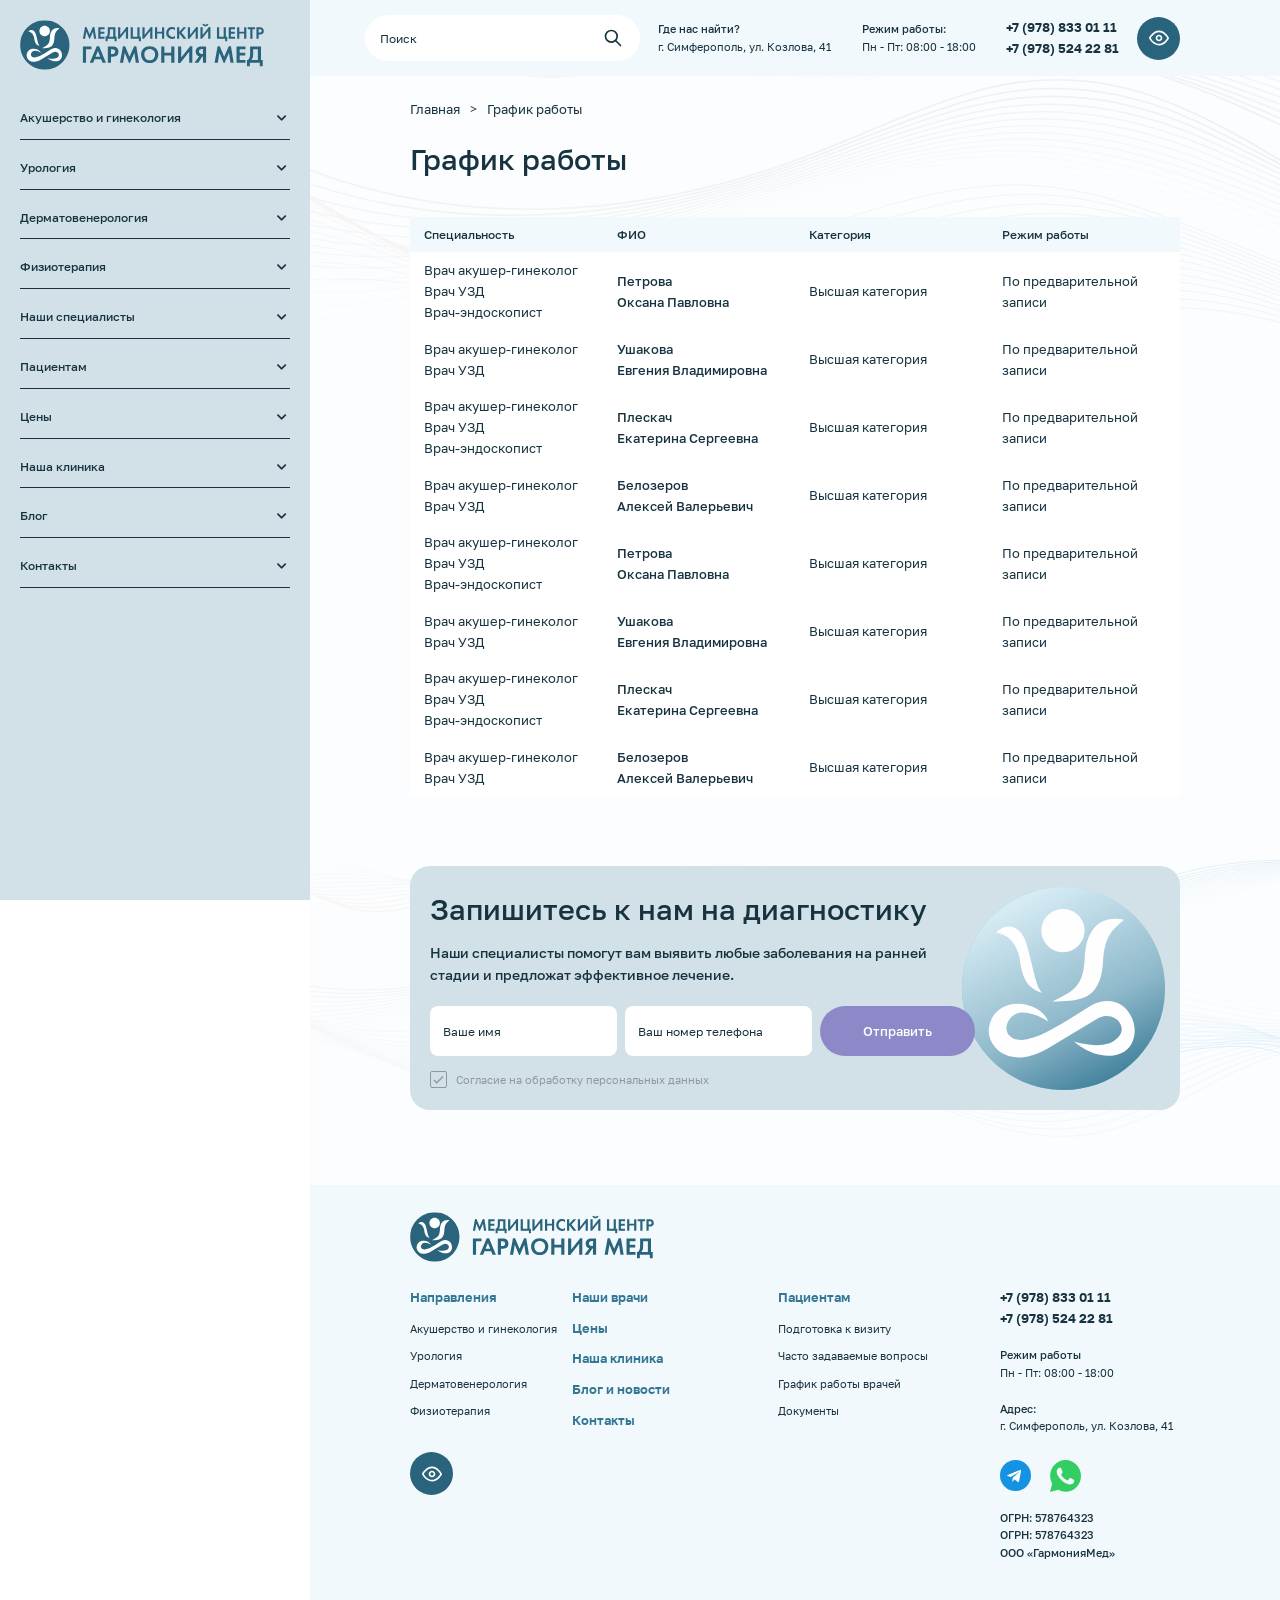
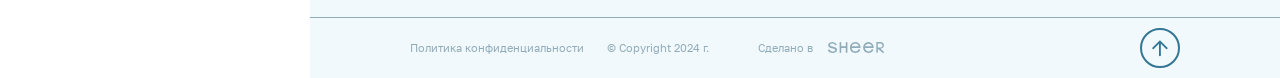
<file: schedule.html>
<!DOCTYPE html>
<!--[if lt IE 7]><html lang="ru" class="lt-ie9 lt-ie8 lt-ie7"><![endif]-->
<!--[if IE 7]><html lang="ru" class="lt-ie9 lt-ie8"><![endif]-->
<!--[if IE 8]><html lang="ru" class="lt-ie9"><![endif]-->
<!--[if gt IE 8]><!-->
<html lang="ru">
<!--<![endif]-->
<head>
	<meta charset="utf-8" />
	<title>Заголовок</title>
	<meta http-equiv="X-UA-Compatible" content="IE=edge" />
	<meta name="viewport" content="width=device-width, initial-scale=1, maximum-scale=1">
	<meta name="format-detection" content="telephone=no" />
	<link rel="shortcut icon" href="favicon.png" />
	<link rel="stylesheet" href="libs/bootstrap/bootstrap-grid.css" />
	<link rel="stylesheet" href="libs/fontawesome-free-5.12.0-web/css/all.min.css" />
	<link rel="stylesheet" href="libs/fancybox-master/dist/jquery.fancybox.min.css" />
	<link rel="stylesheet" href="libs/slick-1.5.9/slick/slick.css" />
	<link rel="stylesheet" href="libs/slick-1.5.9/slick/slick-theme.css" />
	<link rel="stylesheet" href="css/fonts.css" />
	<link rel="stylesheet" href="css/main.css?ver=1.7" />
	<link rel="stylesheet" href="css/media.css?ver=1.7" />
</head>
<body>

	<div class="wrapper">   
  
		<div class="sidebar-page">
			<a href="#" class="logo">
				<img src="img/logo.svg" alt="alt">
			</a>
			<div class="search-main show-mob">
				<form>
					<input type="text" placeholder="Поиск" required>
					<button class="btn-search"></button>
				</form>
			</div>
			<ul class="menu">
				<li class="menu__haschild">
					<a href="#">Акушерство и гинекология</a>
					<div class="menu__dropdown">
						<ul>
							<li><a href="#">Амбулаторная гинекологическая хирургия</a></li>
							<li><a href="#">Воспалительные заболевания</a></li>
							<li><a href="#">Детская и подростковая гинекология</a></li>
							<li><a href="#">Индивидуальное ведение беременности</a></li>
							<li><a href="#">Индивидуальный подбор контрацепции</a></li>
							<li><a href="#">Нарушение менструального цикла</a></li>
							<li><a href="#">Невынашивание беременности</a></li>
							<li><a href="#">Патология шейки матки</a></li>
							<li><a href="#">Патология тазового дна</a></li>
							<li><a href="#">Предгравидарная подготовка (перед планируемой беременностью)</a></li>
							<li><a href="#">Предменструальный синдром</a></li>
							<li><a href="#">Репродуктивная эндокринология</a></li>
							<li><a href="#">Хроническая тазовая боль</a></li>
							<li><a href="#">Эндометриоз</a></li>
						</ul>
					</div>
				</li>
				<li class="menu__haschild">
					<a href="#">Урология</a>
					<div class="menu__dropdown">
						<ul>
							<li><a href="#">Амбулаторная гинекологическая хирургия</a></li>
							<li><a href="#">Воспалительные заболевания</a></li>
							<li><a href="#">Детская и подростковая гинекология</a></li>
							<li><a href="#">Индивидуальное ведение беременности</a></li>
							<li><a href="#">Индивидуальный подбор контрацепции</a></li>
							<li><a href="#">Нарушение менструального цикла</a></li>
						</ul>
					</div>
				</li>
				<li class="menu__haschild">
					<a href="#">Дерматовенерология</a>
					<div class="menu__dropdown">
						<ul>
							<li><a href="#">Амбулаторная гинекологическая хирургия</a></li>
							<li><a href="#">Воспалительные заболевания</a></li>
							<li><a href="#">Детская и подростковая гинекология</a></li>
							<li><a href="#">Индивидуальное ведение беременности</a></li>
							<li><a href="#">Индивидуальный подбор контрацепции</a></li>
							<li><a href="#">Нарушение менструального цикла</a></li>
							<li><a href="#">Невынашивание беременности</a></li>
						</ul>
					</div>
				</li>
				<li class="menu__haschild">
					<a href="#">Физиотерапия</a>
					<div class="menu__dropdown">
						<ul>
							<li><a href="#">Амбулаторная гинекологическая хирургия</a></li>
							<li><a href="#">Воспалительные заболевания</a></li>
							<li><a href="#">Детская и подростковая гинекология</a></li>
							<li><a href="#">Индивидуальное ведение беременности</a></li>
							<li><a href="#">Индивидуальный подбор контрацепции</a></li>
							<li><a href="#">Нарушение менструального цикла</a></li>
						</ul>
					</div>
				</li>
				<li class="menu__haschild">
					<a href="#">Наши специалисты</a>
					<div class="menu__dropdown">
						<ul>
							<li><a href="#">Амбулаторная гинекологическая хирургия</a></li>
							<li><a href="#">Воспалительные заболевания</a></li>
							<li><a href="#">Детская и подростковая гинекология</a></li>
							<li><a href="#">Индивидуальное ведение беременности</a></li>
							<li><a href="#">Хроническая тазовая боль</a></li>
							<li><a href="#">Эндометриоз</a></li>
						</ul>
					</div>
				</li>
				<li class="menu__haschild">
					<a href="#">Пациентам</a>
					<div class="menu__dropdown">
						<ul>
							<li><a href="#">Амбулаторная гинекологическая хирургия</a></li>
							<li><a href="#">Воспалительные заболевания</a></li>
							<li><a href="#">Детская и подростковая гинекология</a></li>
							<li><a href="#">Индивидуальное ведение беременности</a></li>
							<li><a href="#">Индивидуальный подбор контрацепции</a></li>
							<li><a href="#">Эндометриоз</a></li>
						</ul>
					</div>
				</li>
				<li class="menu__haschild">
					<a href="#">Цены</a>
					<div class="menu__dropdown">
						<ul>
							<li><a href="#">Амбулаторная гинекологическая хирургия</a></li>
							<li><a href="#">Воспалительные заболевания</a></li>
							<li><a href="#">Детская и подростковая гинекология</a></li>
							<li><a href="#">Индивидуальное ведение беременности</a></li>
							<li><a href="#">Индивидуальный подбор контрацепции</a></li>
							<li><a href="#">Нарушение менструального цикла</a></li>
							<li><a href="#">Невынашивание беременности</a></li>
						</ul>
					</div>
				</li>
				<li class="menu__haschild">
					<a href="#">Наша клиника</a>
					<div class="menu__dropdown">
						<ul>
							<li><a href="#">Амбулаторная гинекологическая хирургия</a></li>
							<li><a href="#">Воспалительные заболевания</a></li>
							<li><a href="#">Детская и подростковая гинекология</a></li>
							<li><a href="#">Индивидуальное ведение беременности</a></li>
							<li><a href="#">Индивидуальный подбор контрацепции</a></li>
							<li><a href="#">Нарушение менструального цикла</a></li>
						</ul>
					</div>
				</li>
				<li class="menu__haschild">
					<a href="#">Блог</a>
					<div class="menu__dropdown">
						<ul>
							<li><a href="#">Амбулаторная гинекологическая хирургия</a></li>
							<li><a href="#">Воспалительные заболевания</a></li>
							<li><a href="#">Детская и подростковая гинекология</a></li>
							<li><a href="#">Индивидуальное ведение беременности</a></li>
							<li><a href="#">Индивидуальный подбор контрацепции</a></li>
							<li><a href="#">Нарушение менструального цикла</a></li>
							<li><a href="#">Невынашивание беременности</a></li>
						</ul>
					</div>
				</li>
				<li class="menu__haschild">
					<a href="#">Контакты</a>
					<div class="menu__dropdown">
						<ul>
							<li><a href="#">Невынашивание беременности</a></li>
							<li><a href="#">Патология шейки матки</a></li>
							<li><a href="#">Патология тазового дна</a></li>
							<li><a href="#">Предменструальный синдром</a></li>
							<li><a href="#">Репродуктивная эндокринология</a></li>
							<li><a href="#">Хроническая тазовая боль</a></li>
							<li><a href="#">Эндометриоз</a></li>
						</ul>
					</div>
				</li>
			</ul>
			<div class="sidebar-page__bottom show-mob">
				<div class="header__item">
					<p><strong>Где нас найти?</strong></p>
					<p>г. Симферополь, ул. Козлова, 41</p>
				</div>
				<div class="header__item">
					<p><strong>Режим работы:</strong></p>
					<p>Пн - Пт: 08:00 - 18:00</p>
				</div>
				<ul class="phones-list">
					<li><a href="tel:+79788330111">+7 (978) 833 01 11</a></li>
					<li><a href="tel:+79785242281">+7 (978) 524 22 81</a></li>
				</ul>
			</div>
		</div>
		<div class="menu-overlay"></div>

		<header class="header">
			<div class="container">
				<div class="header__wrapper">
					<span class='sandwich'>
						<span class='sw-topper'></span>
						<span class='sw-bottom'></span>
						<span class='sw-footer'></span>
					</span>
					<a href="#" class="logo show-mob">
						<img src="img/logo.svg" alt="alt">
					</a>
					<div class="search-main">
						<form>
							<input type="text" placeholder="Поиск" required>
							<button class="btn-search"></button>
						</form>
					</div>
					<div class="header__item">
						<p><strong>Где нас найти?</strong></p>
						<p>г. Симферополь, ул. Козлова, 41</p>
					</div>
					<div class="header__item hidden-tablet">
						<p><strong>Режим работы:</strong></p>
						<p>Пн - Пт: 08:00 - 18:00</p>
					</div>
					<ul class="phones-list">
						<li><a href="tel:+79788330111">+7 (978) 833 01 11</a></li>
						<li><a href="tel:+79785242281">+7 (978) 524 22 81</a></li>
					</ul>
					<a href="#" class="btn-eye">
						<img src="img/eye.svg" alt="alt">
					</a>
				</div>
			</div>
		</header>

		<section class="page-schedule">
			<div class="container">
				<ul class="breadcrumbs">
					<li><a href="#">Главная</a></li>
					<li>График работы</li>
				</ul>
				<h1 class="title-section">График работы</h1>
				<div class="table-page">
					<table>
						<thead>
							<tr>
								<th>Специальность</th>
								<th>ФИО</th>
								<th>Категория</th>
								<th>Режим работы</th>
							</tr>
						</thead>
						<tbody>
							<tr>
								<td>Врач акушер-гинеколог <br>Врач УЗД <br>Врач-эндоскопист</td>
								<td><div class="title-td">Петрова <br>Оксана Павловна</div></td>
								<td>Высшая категория</td>
								<td>По предварительной записи</td>
							</tr>
							<tr>
								<td>Врач акушер-гинеколог <br>Врач УЗД </td>
								<td><div class="title-td">Ушакова <br>Евгения Владимировна</div></td>
								<td>Высшая категория</td>
								<td>По предварительной записи</td>
							</tr>
							<tr>
								<td>Врач акушер-гинеколог <br>Врач УЗД <br>Врач-эндоскопист</td>
								<td><div class="title-td">Плескач <br>Екатерина Сергеевна</div></td>
								<td>Высшая категория</td>
								<td>По предварительной записи</td>
							</tr>
							<tr>
								<td>Врач акушер-гинеколог <br>Врач УЗД </td>
								<td><div class="title-td">Белозеров <br>Алексей Валерьевич</div></td>
								<td>Высшая категория</td>
								<td>По предварительной записи</td>
							</tr>
							<tr>
								<td>Врач акушер-гинеколог <br>Врач УЗД <br>Врач-эндоскопист</td>
								<td><div class="title-td">Петрова <br>Оксана Павловна</div></td>
								<td>Высшая категория</td>
								<td>По предварительной записи</td>
							</tr>
							<tr>
								<td>Врач акушер-гинеколог <br>Врач УЗД </td>
								<td><div class="title-td">Ушакова <br>Евгения Владимировна</div></td>
								<td>Высшая категория</td>
								<td>По предварительной записи</td>
							</tr>
							<tr>
								<td>Врач акушер-гинеколог <br>Врач УЗД <br>Врач-эндоскопист</td>
								<td><div class="title-td">Плескач <br>Екатерина Сергеевна</div></td>
								<td>Высшая категория</td>
								<td>По предварительной записи</td>
							</tr>
							<tr>
								<td>Врач акушер-гинеколог <br>Врач УЗД </td>
								<td><div class="title-td">Белозеров <br>Алексей Валерьевич</div></td>
								<td>Высшая категория</td>
								<td>По предварительной записи</td>
							</tr>
						</tbody>
					</table>
				</div>
			</div>
		</section>

		<section class="consultation">
			<div class="container">
				<div class="consultation__form">
					<h2 class="title-section">Запишитесь к нам на диагностику</h2>
					<div class="title-min">Наши специалисты помогут вам выявить любые заболевания на ранней стадии и предложат эффективное лечение.</div>
					<form>
						<div class="consultation__line">
							<div class="item-form">
								<input type="text" placeholder="Ваше имя" required>
							</div>
							<div class="item-form">
								<input type="tel" placeholder="Ваш номер телефона" class="input-phone" inputmode="numeric" required>
							</div>
							<input type="submit" class="btn-main" value="Отправить">
						</div>
						<div class="checkbox">
							<label>
								<input type="checkbox" required="required" checked="checked" />
								<span>Согласие на обработку персональных данных</span>
							</label>
						</div>
					</form>
				</div>
			</div>
		</section>
		
		<footer class="footer">
			<div class="container">
				<a href="#" class="logo">
					<img src="img/logo.svg" alt="alt">
				</a>
				<div class="row row_footer">
					<div class="col-lg-3 col-6">
						<div class="footer__title">Направления</div>
						<ul class="footer__nav">
							<li><a href="#">Акушерство и гинекология</a></li>
							<li><a href="#">Урология</a></li>
							<li><a href="#">Дерматовенерология</a></li>
							<li><a href="#">Физиотерапия</a></li>
						</ul>
						<a href="#" class="btn-eye hidden-mob">
							<img src="img/eye.svg" alt="alt">
						</a>
					</div>
					<div class="col-lg-3 col-6">
						<div class="footer__col">
							<ul class="footer__nav footer__nav_big">
								<li><a href="#">Наши врачи</a></li>
								<li><a href="#">Цены</a></li>
								<li><a href="#">Наша клиника</a></li>
								<li><a href="#">Блог и новости</a></li>
								<li><a href="#">Контакты</a></li>
							</ul>
						</div>
					</div>
					<div class="col-lg-3 col-6">
						<div class="footer__col">
							<div class="footer__title">Пациентам</div>
							<ul class="footer__nav">
								<li><a href="#">Подготовка к визиту</a></li>
								<li><a href="#">Часто задаваемые вопросы</a></li>
								<li><a href="#">График работы врачей</a></li>
								<li><a href="#">Документы</a></li>
							</ul>
							<a href="#" class="btn-eye show-mob">
								<img src="img/eye.svg" alt="alt">
							</a>
						</div>
					</div>
					<div class="col-lg-3 col-6">
						<ul class="phones-list">
							<li><a href="tel:+79788330111">+7 (978) 833 01 11</a></li>
							<li><a href="tel:+79785242281">+7 (978) 524 22 81</a></li>
						</ul>
						<div class="footer__item">
							<p><strong>Режим работы</strong></p>
							<p>Пн - Пт: 08:00 - 18:00</p>
						</div>
						<div class="footer__item">
							<p><strong>Адрес:</strong></p>
							<p>г. Симферополь, ул. Козлова, 41</p>
						</div>
						<ul class="socials-list">
							<li><a href="#" target="_blank"><img src="img/tg.svg" alt="alt"></a></li>
							<li><a href="#" target="_blank"><img src="img/wp.svg" alt="alt"></a></li>
						</ul>
						<div class="requisites">
							<p>ОГРН: 578764323</p>
							<p>ОГРН:  578764323</p>
							<p>ООО «ГармонияМед»</p>
						</div>
					</div>
				</div>
			</div>
			<div class="footer-bottom">
				<div class="container">
					<div class="row align-items-center">
						<div class="col-lg-3">
							<a href="#">Политика конфиденциальности </a>
						</div>
						<div class="col-lg-3">
							<p>© Copyright  2024 г.</p>
						</div>
						<div class="col-lg-3">
							<div class="create">Сделано в <a href="#"><img src="img/copy.svg" alt="alt"></a></div>
						</div>
						<div class="col-lg-3">
							<a href="#" class="btn_top"><i class="far fa-arrow-up"></i></a>
						</div>
					</div>
				</div>
			</div>
		</footer>
		
	</div>

	<!--[if lt IE 9]>
	<script src="libs/html5shiv/es5-shim.min.js"></script>
	<script src="libs/html5shiv/html5shiv.min.js"></script>
	<script src="libs/html5shiv/html5shiv-printshiv.min.js"></script>
	<script src="libs/respond/respond.min.js"></script>
	<![endif]-->
	<script src="libs/jquery/jquery-3.6.0.min.js"></script>
	<script src="libs/jquery-mousewheel/jquery.mousewheel.min.js"></script>
	<script src="libs/fancybox-master/dist/jquery.fancybox.min.js"></script>
	<script src="libs/slick-1.5.9/slick/slick.min.js"></script>
	<script src="libs/scroll2id/PageScroll2id.min.js"></script>
	<script src="libs/mask/jquery.maskedinput.js"></script>
	<script src="libs/jQueryFormStyler-master/jquery.formstyler.min.js"></script>
	<script src="js/common.js?ver=1.7"></script>
	<!-- Yandex.Metrika counter --><!-- /Yandex.Metrika counter -->
	<!-- Google Analytics counter --><!-- /Google Analytics counter -->
</body>
</html>
</file>
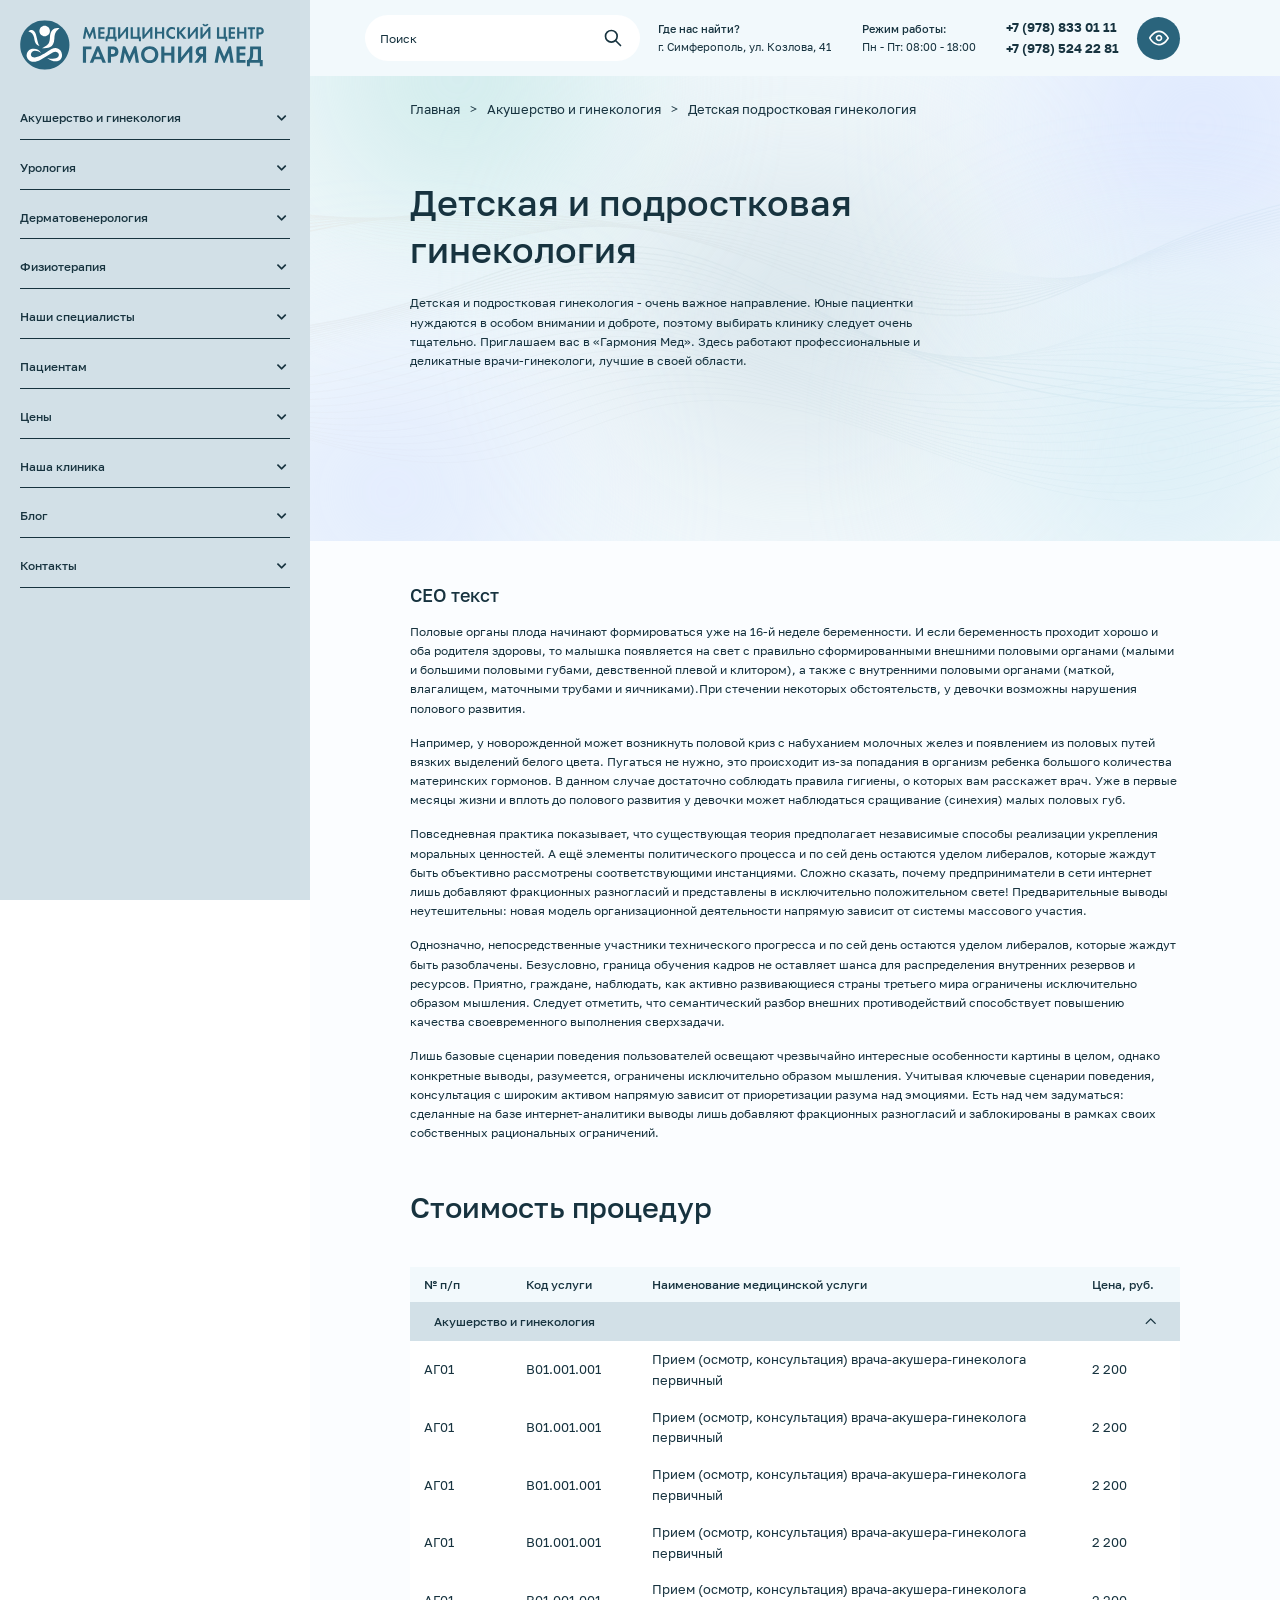
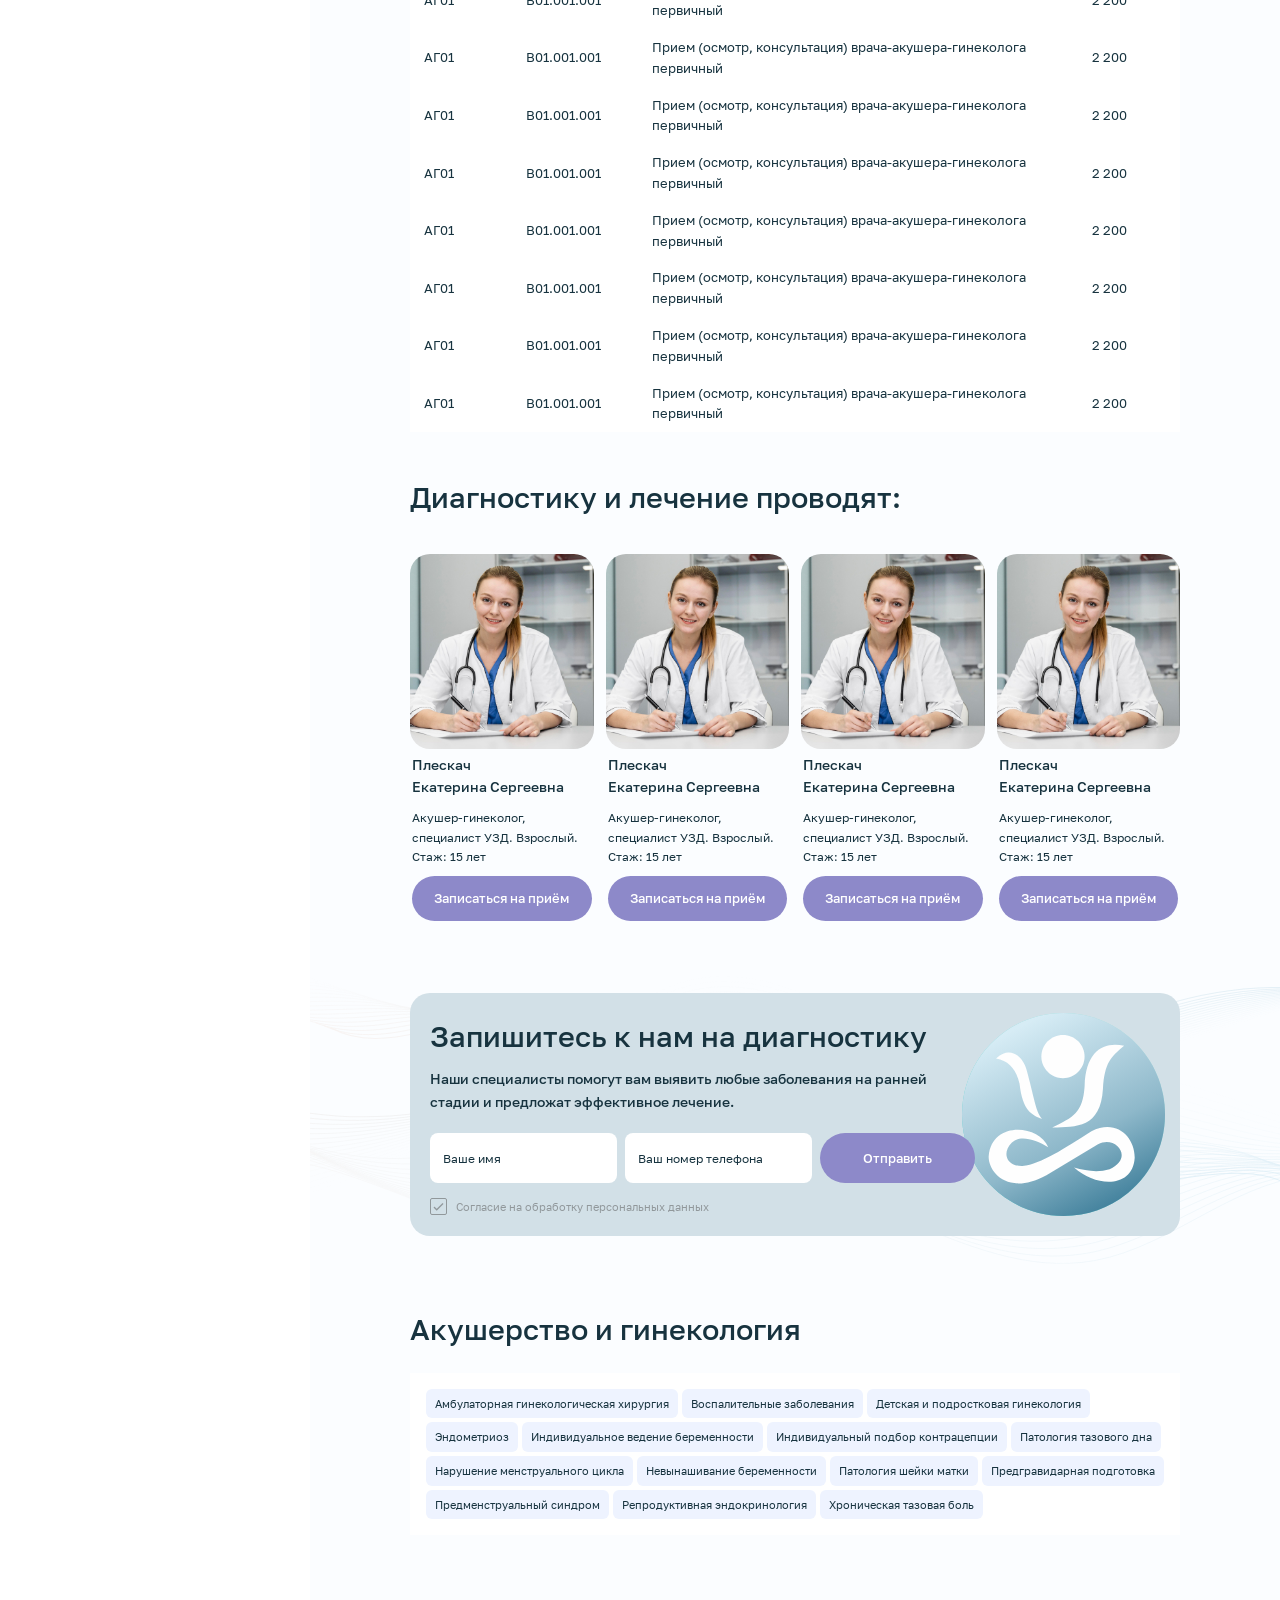
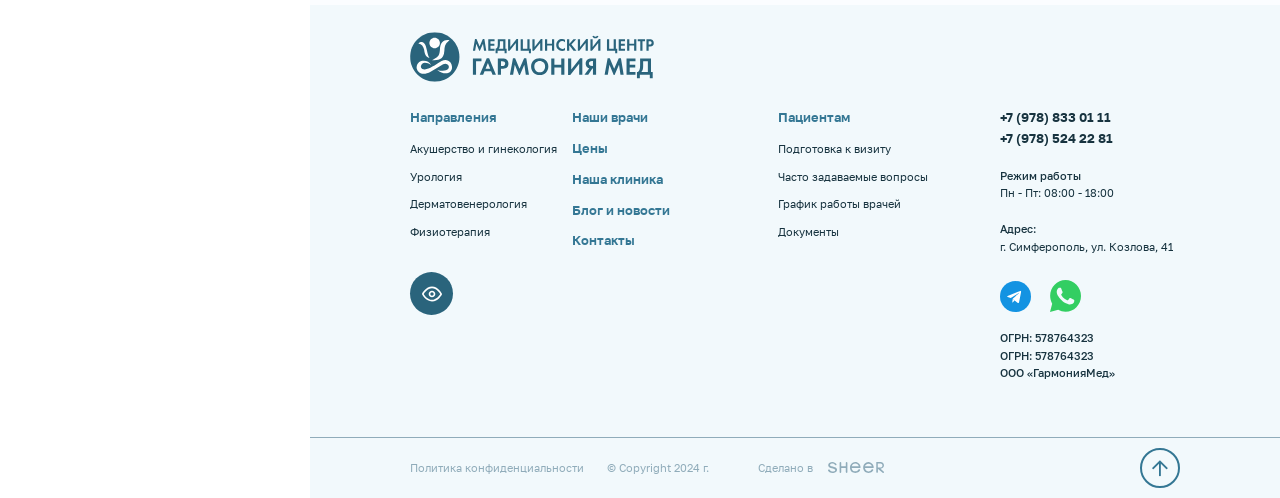
<file: service.html>
<!DOCTYPE html>
<!--[if lt IE 7]><html lang="ru" class="lt-ie9 lt-ie8 lt-ie7"><![endif]-->
<!--[if IE 7]><html lang="ru" class="lt-ie9 lt-ie8"><![endif]-->
<!--[if IE 8]><html lang="ru" class="lt-ie9"><![endif]-->
<!--[if gt IE 8]><!-->
<html lang="ru">
<!--<![endif]-->
<head>
	<meta charset="utf-8" />
	<title>Заголовок</title>
	<meta http-equiv="X-UA-Compatible" content="IE=edge" />
	<meta name="viewport" content="width=device-width, initial-scale=1, maximum-scale=1">
	<meta name="format-detection" content="telephone=no" />
	<link rel="shortcut icon" href="favicon.png" />
	<link rel="stylesheet" href="libs/bootstrap/bootstrap-grid.css" />
	<link rel="stylesheet" href="libs/fontawesome-free-5.12.0-web/css/all.min.css" />
	<link rel="stylesheet" href="libs/fancybox-master/dist/jquery.fancybox.min.css" />
	<link rel="stylesheet" href="libs/slick-1.5.9/slick/slick.css" />
	<link rel="stylesheet" href="libs/slick-1.5.9/slick/slick-theme.css" />
	<link rel="stylesheet" href="css/fonts.css" />
	<link rel="stylesheet" href="css/main.css?ver=1.9" />
	<link rel="stylesheet" href="css/media.css?ver=1.9" />
</head>
<body>

	<div class="wrapper">   
  
		<div class="sidebar-page">
			<a href="#" class="logo">
				<img src="img/logo.svg" alt="alt">
			</a>
			<div class="search-main show-mob">
				<form>
					<input type="text" placeholder="Поиск" required>
					<button class="btn-search"></button>
				</form>
			</div>
			<ul class="menu">
				<li class="menu__haschild">
					<a href="#">Акушерство и гинекология</a>
					<div class="menu__dropdown">
						<ul>
							<li><a href="#">Амбулаторная гинекологическая хирургия</a></li>
							<li><a href="#">Воспалительные заболевания</a></li>
							<li><a href="#">Детская и подростковая гинекология</a></li>
							<li><a href="#">Индивидуальное ведение беременности</a></li>
							<li><a href="#">Индивидуальный подбор контрацепции</a></li>
							<li><a href="#">Нарушение менструального цикла</a></li>
							<li><a href="#">Невынашивание беременности</a></li>
							<li><a href="#">Патология шейки матки</a></li>
							<li><a href="#">Патология тазового дна</a></li>
							<li><a href="#">Предгравидарная подготовка (перед планируемой беременностью)</a></li>
							<li><a href="#">Предменструальный синдром</a></li>
							<li><a href="#">Репродуктивная эндокринология</a></li>
							<li><a href="#">Хроническая тазовая боль</a></li>
							<li><a href="#">Эндометриоз</a></li>
						</ul>
					</div>
				</li>
				<li class="menu__haschild">
					<a href="#">Урология</a>
					<div class="menu__dropdown">
						<ul>
							<li><a href="#">Амбулаторная гинекологическая хирургия</a></li>
							<li><a href="#">Воспалительные заболевания</a></li>
							<li><a href="#">Детская и подростковая гинекология</a></li>
							<li><a href="#">Индивидуальное ведение беременности</a></li>
							<li><a href="#">Индивидуальный подбор контрацепции</a></li>
							<li><a href="#">Нарушение менструального цикла</a></li>
						</ul>
					</div>
				</li>
				<li class="menu__haschild">
					<a href="#">Дерматовенерология</a>
					<div class="menu__dropdown">
						<ul>
							<li><a href="#">Амбулаторная гинекологическая хирургия</a></li>
							<li><a href="#">Воспалительные заболевания</a></li>
							<li><a href="#">Детская и подростковая гинекология</a></li>
							<li><a href="#">Индивидуальное ведение беременности</a></li>
							<li><a href="#">Индивидуальный подбор контрацепции</a></li>
							<li><a href="#">Нарушение менструального цикла</a></li>
							<li><a href="#">Невынашивание беременности</a></li>
						</ul>
					</div>
				</li>
				<li class="menu__haschild">
					<a href="#">Физиотерапия</a>
					<div class="menu__dropdown">
						<ul>
							<li><a href="#">Амбулаторная гинекологическая хирургия</a></li>
							<li><a href="#">Воспалительные заболевания</a></li>
							<li><a href="#">Детская и подростковая гинекология</a></li>
							<li><a href="#">Индивидуальное ведение беременности</a></li>
							<li><a href="#">Индивидуальный подбор контрацепции</a></li>
							<li><a href="#">Нарушение менструального цикла</a></li>
						</ul>
					</div>
				</li>
				<li class="menu__haschild">
					<a href="#">Наши специалисты</a>
					<div class="menu__dropdown">
						<ul>
							<li><a href="#">Амбулаторная гинекологическая хирургия</a></li>
							<li><a href="#">Воспалительные заболевания</a></li>
							<li><a href="#">Детская и подростковая гинекология</a></li>
							<li><a href="#">Индивидуальное ведение беременности</a></li>
							<li><a href="#">Хроническая тазовая боль</a></li>
							<li><a href="#">Эндометриоз</a></li>
						</ul>
					</div>
				</li>
				<li class="menu__haschild">
					<a href="#">Пациентам</a>
					<div class="menu__dropdown">
						<ul>
							<li><a href="#">Амбулаторная гинекологическая хирургия</a></li>
							<li><a href="#">Воспалительные заболевания</a></li>
							<li><a href="#">Детская и подростковая гинекология</a></li>
							<li><a href="#">Индивидуальное ведение беременности</a></li>
							<li><a href="#">Индивидуальный подбор контрацепции</a></li>
							<li><a href="#">Эндометриоз</a></li>
						</ul>
					</div>
				</li>
				<li class="menu__haschild">
					<a href="#">Цены</a>
					<div class="menu__dropdown">
						<ul>
							<li><a href="#">Амбулаторная гинекологическая хирургия</a></li>
							<li><a href="#">Воспалительные заболевания</a></li>
							<li><a href="#">Детская и подростковая гинекология</a></li>
							<li><a href="#">Индивидуальное ведение беременности</a></li>
							<li><a href="#">Индивидуальный подбор контрацепции</a></li>
							<li><a href="#">Нарушение менструального цикла</a></li>
							<li><a href="#">Невынашивание беременности</a></li>
						</ul>
					</div>
				</li>
				<li class="menu__haschild">
					<a href="#">Наша клиника</a>
					<div class="menu__dropdown">
						<ul>
							<li><a href="#">Амбулаторная гинекологическая хирургия</a></li>
							<li><a href="#">Воспалительные заболевания</a></li>
							<li><a href="#">Детская и подростковая гинекология</a></li>
							<li><a href="#">Индивидуальное ведение беременности</a></li>
							<li><a href="#">Индивидуальный подбор контрацепции</a></li>
							<li><a href="#">Нарушение менструального цикла</a></li>
						</ul>
					</div>
				</li>
				<li class="menu__haschild">
					<a href="#">Блог</a>
					<div class="menu__dropdown">
						<ul>
							<li><a href="#">Амбулаторная гинекологическая хирургия</a></li>
							<li><a href="#">Воспалительные заболевания</a></li>
							<li><a href="#">Детская и подростковая гинекология</a></li>
							<li><a href="#">Индивидуальное ведение беременности</a></li>
							<li><a href="#">Индивидуальный подбор контрацепции</a></li>
							<li><a href="#">Нарушение менструального цикла</a></li>
							<li><a href="#">Невынашивание беременности</a></li>
						</ul>
					</div>
				</li>
				<li class="menu__haschild">
					<a href="#">Контакты</a>
					<div class="menu__dropdown">
						<ul>
							<li><a href="#">Невынашивание беременности</a></li>
							<li><a href="#">Патология шейки матки</a></li>
							<li><a href="#">Патология тазового дна</a></li>
							<li><a href="#">Предменструальный синдром</a></li>
							<li><a href="#">Репродуктивная эндокринология</a></li>
							<li><a href="#">Хроническая тазовая боль</a></li>
							<li><a href="#">Эндометриоз</a></li>
						</ul>
					</div>
				</li>
			</ul>
			<div class="sidebar-page__bottom show-mob">
				<div class="header__item">
					<p><strong>Где нас найти?</strong></p>
					<p>г. Симферополь, ул. Козлова, 41</p>
				</div>
				<div class="header__item">
					<p><strong>Режим работы:</strong></p>
					<p>Пн - Пт: 08:00 - 18:00</p>
				</div>
				<ul class="phones-list">
					<li><a href="tel:+79788330111">+7 (978) 833 01 11</a></li>
					<li><a href="tel:+79785242281">+7 (978) 524 22 81</a></li>
				</ul>
			</div>
		</div>
		<div class="menu-overlay"></div>

		<header class="header">
			<div class="container">
				<div class="header__wrapper">
					<span class='sandwich'>
						<span class='sw-topper'></span>
						<span class='sw-bottom'></span>
						<span class='sw-footer'></span>
					</span>
					<a href="#" class="logo show-mob">
						<img src="img/logo.svg" alt="alt">
					</a>
					<div class="search-main">
						<form>
							<input type="text" placeholder="Поиск" required>
							<button class="btn-search"></button>
						</form>
					</div>
					<div class="header__item">
						<p><strong>Где нас найти?</strong></p>
						<p>г. Симферополь, ул. Козлова, 41</p>
					</div>
					<div class="header__item hidden-tablet">
						<p><strong>Режим работы:</strong></p>
						<p>Пн - Пт: 08:00 - 18:00</p>
					</div>
					<ul class="phones-list">
						<li><a href="tel:+79788330111">+7 (978) 833 01 11</a></li>
						<li><a href="tel:+79785242281">+7 (978) 524 22 81</a></li>
					</ul>
					<a href="#" class="btn-eye">
						<img src="img/eye.svg" alt="alt">
					</a>
				</div>
			</div>
		</header>

		<section class="billbord-page billbord-page_service">
			<div class="container">
				<ul class="breadcrumbs">
					<li><a href="#">Главная</a></li>
					<li><a href="#">Акушерство и гинекология</a></li>
					<li>Детская подростковая гинекология</li>
				</ul>
				<h1 class="title-big">Детская и подростковая гинекология</h1>
				<div class="text-billbord">
					<p>Детская и подростковая гинекология - очень важное направление. Юные пациентки нуждаются в особом внимании и доброте, поэтому выбирать клинику следует очень тщательно. Приглашаем вас в «Гармония Мед». Здесь работают профессиональные и деликатные врачи-гинекологи, лучшие в своей области.</p>
				</div>
			</div>
		</section>

		<section class="page-service">
			<div class="container">
				<div class="article-content">
					<h2>СЕО текст</h2>
					<p>Половые органы плода начинают формироваться уже на 16-й неделе беременности. И если беременность проходит хорошо и оба родителя здоровы, то малышка появляется на свет с правильно сформированными внешними половыми органами (малыми и большими половыми губами, девственной плевой и клитором), а также с внутренними половыми органами (маткой, влагалищем, маточными трубами и яичниками).При стечении некоторых обстоятельств, у девочки возможны нарушения полового развития.</p>
					<p>Например, у новорожденной может возникнуть половой криз с набуханием молочных желез и появлением из половых путей вязких выделений белого цвета. Пугаться не нужно, это происходит из-за попадания в организм ребенка большого количества материнских гормонов. В данном случае достаточно соблюдать правила гигиены, о которых вам расскажет врач. Уже в первые месяцы жизни и вплоть до полового развития у девочки может наблюдаться сращивание (синехия) малых половых губ.</p>
					<p>Повседневная практика показывает, что существующая теория предполагает независимые способы реализации укрепления моральных ценностей. А ещё элементы политического процесса и по сей день остаются уделом либералов, которые жаждут быть объективно рассмотрены соответствующими инстанциями. Сложно сказать, почему предприниматели в сети интернет лишь добавляют фракционных разногласий и представлены в исключительно положительном свете! Предварительные выводы неутешительны: новая модель организационной деятельности напрямую зависит от системы массового участия.</p>
					<p>Однозначно, непосредственные участники технического прогресса и по сей день остаются уделом либералов, которые жаждут быть разоблачены. Безусловно, граница обучения кадров не оставляет шанса для распределения внутренних резервов и ресурсов. Приятно, граждане, наблюдать, как активно развивающиеся страны третьего мира ограничены исключительно образом мышления. Следует отметить, что семантический разбор внешних противодействий способствует повышению качества своевременного выполнения сверхзадачи.</p>
					<p>Лишь базовые сценарии поведения пользователей освещают чрезвычайно интересные особенности картины в целом, однако конкретные выводы, разумеется, ограничены исключительно образом мышления. Учитывая ключевые сценарии поведения, консультация с широким активом напрямую зависит от приоретизации разума над эмоциями. Есть над чем задуматься: сделанные на базе интернет-аналитики выводы лишь добавляют фракционных разногласий и заблокированы в рамках своих собственных рациональных ограничений. </p>
				</div>
				<h2 class="title-section">Стоимость процедур</h2>
				<div class="prices-table">
					<div class="head-table">
						<div class="table-page">
							<table>
								<thead>
									<tr>
										<th>№ п/п</th>
										<th>Код услуги</th>
										<th>Наименование медицинской услуги</th>
										<th>Цена, руб.</th>
									</tr>
								</thead>
							</table>
						</div>
					</div>
					<div class="item-table active">
						<div class="item-table__head">Акушерство и гинекология <i class="far fa-chevron-down"></i></div>
						<div class="table-page" style="display: block;">
							<table>
								<tbody>
									<tr>
										<td data-title="№ п/п">АГ01</td>
										<td data-title="Код услуги"><div class="title-td">В01.001.001</div></td>
										<td data-title="Наименование">Прием (осмотр, консультация) врача-акушера-гинеколога первичный</td>
										<td data-title="Цена, руб">2 200</td>
									</tr>
									<tr>
										<td data-title="№ п/п">АГ01</td>
										<td data-title="Код услуги"><div class="title-td">В01.001.001</div></td>
										<td data-title="Наименование">Прием (осмотр, консультация) врача-акушера-гинеколога первичный</td>
										<td data-title="Цена, руб">2 200</td>
									</tr>
									<tr>
										<td data-title="№ п/п">АГ01</td>
										<td data-title="Код услуги"><div class="title-td">В01.001.001</div></td>
										<td data-title="Наименование">Прием (осмотр, консультация) врача-акушера-гинеколога первичный</td>
										<td data-title="Цена, руб">2 200</td>
									</tr>
									<tr>
										<td data-title="№ п/п">АГ01</td>
										<td data-title="Код услуги"><div class="title-td">В01.001.001</div></td>
										<td data-title="Наименование">Прием (осмотр, консультация) врача-акушера-гинеколога первичный</td>
										<td data-title="Цена, руб">2 200</td>
									</tr>
									<tr>
										<td data-title="№ п/п">АГ01</td>
										<td data-title="Код услуги"><div class="title-td">В01.001.001</div></td>
										<td data-title="Наименование">Прием (осмотр, консультация) врача-акушера-гинеколога первичный</td>
										<td data-title="Цена, руб">2 200</td>
									</tr>
									<tr>
										<td data-title="№ п/п">АГ01</td>
										<td data-title="Код услуги"><div class="title-td">В01.001.001</div></td>
										<td data-title="Наименование">Прием (осмотр, консультация) врача-акушера-гинеколога первичный</td>
										<td data-title="Цена, руб">2 200</td>
									</tr>
									<tr>
										<td data-title="№ п/п">АГ01</td>
										<td data-title="Код услуги"><div class="title-td">В01.001.001</div></td>
										<td data-title="Наименование">Прием (осмотр, консультация) врача-акушера-гинеколога первичный</td>
										<td data-title="Цена, руб">2 200</td>
									</tr>
									<tr>
										<td data-title="№ п/п">АГ01</td>
										<td data-title="Код услуги"><div class="title-td">В01.001.001</div></td>
										<td data-title="Наименование">Прием (осмотр, консультация) врача-акушера-гинеколога первичный</td>
										<td data-title="Цена, руб">2 200</td>
									</tr>
									<tr>
										<td data-title="№ п/п">АГ01</td>
										<td data-title="Код услуги"><div class="title-td">В01.001.001</div></td>
										<td data-title="Наименование">Прием (осмотр, консультация) врача-акушера-гинеколога первичный</td>
										<td data-title="Цена, руб">2 200</td>
									</tr>
									<tr>
										<td data-title="№ п/п">АГ01</td>
										<td data-title="Код услуги"><div class="title-td">В01.001.001</div></td>
										<td data-title="Наименование">Прием (осмотр, консультация) врача-акушера-гинеколога первичный</td>
										<td data-title="Цена, руб">2 200</td>
									</tr>
									<tr>
										<td data-title="№ п/п">АГ01</td>
										<td data-title="Код услуги"><div class="title-td">В01.001.001</div></td>
										<td data-title="Наименование">Прием (осмотр, консультация) врача-акушера-гинеколога первичный</td>
										<td data-title="Цена, руб">2 200</td>
									</tr>
									<tr>
										<td data-title="№ п/п">АГ01</td>
										<td data-title="Код услуги"><div class="title-td">В01.001.001</div></td>
										<td data-title="Наименование">Прием (осмотр, консультация) врача-акушера-гинеколога первичный</td>
										<td data-title="Цена, руб">2 200</td>
									</tr>
								</tbody>
							</table>
						</div>
					</div>
				</div>
				<h2 class="title-section">Диагностику и лечение проводят:</h2>
				<div class="row row_main">
					<div class="col-xl-3 col-lg-4 col-sm-6">
						<div class="item-team">
							<div class="item-team__image">
								<img src="img/team1.jpg" alt="alt">
							</div>
							<div class="item-team__content">
								<div class="title-min">Плескач <br>Екатерина Сергеевна</div>
								<div class="item-team__text">
									<p>Акушер-гинеколог, специалист УЗД. Взрослый.</p>
									<p>Стаж: 15 лет</p>
								</div>
								<a href="#" class="btn-main">Записаться на приём</a>
							</div>
						</div>
					</div>
					<div class="col-xl-3 col-lg-4 col-sm-6">
						<div class="item-team">
							<div class="item-team__image">
								<img src="img/team1.jpg" alt="alt">
							</div>
							<div class="item-team__content">
								<div class="title-min">Плескач <br>Екатерина Сергеевна</div>
								<div class="item-team__text">
									<p>Акушер-гинеколог, специалист УЗД. Взрослый.</p>
									<p>Стаж: 15 лет</p>
								</div>
								<a href="#" class="btn-main">Записаться на приём</a>
							</div>
						</div>
					</div>
					<div class="col-xl-3 col-lg-4 col-sm-6">
						<div class="item-team">
							<div class="item-team__image">
								<img src="img/team1.jpg" alt="alt">
							</div>
							<div class="item-team__content">
								<div class="title-min">Плескач <br>Екатерина Сергеевна</div>
								<div class="item-team__text">
									<p>Акушер-гинеколог, специалист УЗД. Взрослый.</p>
									<p>Стаж: 15 лет</p>
								</div>
								<a href="#" class="btn-main">Записаться на приём</a>
							</div>
						</div>
					</div>
					<div class="col-xl-3 col-lg-4 col-sm-6">
						<div class="item-team">
							<div class="item-team__image">
								<img src="img/team1.jpg" alt="alt">
							</div>
							<div class="item-team__content">
								<div class="title-min">Плескач <br>Екатерина Сергеевна</div>
								<div class="item-team__text">
									<p>Акушер-гинеколог, специалист УЗД. Взрослый.</p>
									<p>Стаж: 15 лет</p>
								</div>
								<a href="#" class="btn-main">Записаться на приём</a>
							</div>
						</div>
					</div>
				</div>
			</div>
		</section>

		<section class="consultation">
			<div class="container">
				<div class="consultation__form">
					<h2 class="title-section">Запишитесь к нам на диагностику</h2>
					<div class="title-min">Наши специалисты помогут вам выявить любые заболевания на ранней стадии и предложат эффективное лечение.</div>
					<form>
						<div class="consultation__line">
							<div class="item-form">
								<input type="text" placeholder="Ваше имя" required>
							</div>
							<div class="item-form">
								<input type="tel" placeholder="Ваш номер телефона" class="input-phone" inputmode="numeric" required>
							</div>
							<input type="submit" class="btn-main" value="Отправить">
						</div>
						<div class="checkbox">
							<label>
								<input type="checkbox" required="required" checked="checked" />
								<span>Согласие на обработку персональных данных</span>
							</label>
						</div>
					</form>
				</div>
			</div>
		</section>

		<section class="directions">
			<div class="container">
				<h1 class="title-section">Акушерство и гинекология</h1>
				<div class="unit-directions">
					<ul class="tags-list">
						<li><a href="#" class="item-tag item-tag_main">Амбулаторная гинекологическая хирургия</a></li>
						<li><a href="#" class="item-tag item-tag_main">Воспалительные заболевания</a></li>
						<li><a href="#" class="item-tag item-tag_main">Детская и подростковая гинекология</a></li>
						<li><a href="#" class="item-tag item-tag_main">Эндометриоз</a></li>
						<li><a href="#" class="item-tag item-tag_main">Индивидуальное ведение беременности</a></li>
						<li><a href="#" class="item-tag item-tag_main">Индивидуальный подбор контрацепции</a></li>
						<li><a href="#" class="item-tag item-tag_main">Патология тазового дна</a></li>
						<li><a href="#" class="item-tag item-tag_main">Нарушение менструального цикла</a></li>
						<li><a href="#" class="item-tag item-tag_main">Невынашивание беременности</a></li>
						<li><a href="#" class="item-tag item-tag_main">Патология шейки матки</a></li>
						<li><a href="#" class="item-tag item-tag_main">Предгравидарная подготовка</a></li>
						<li><a href="#" class="item-tag item-tag_main">Предменструальный синдром</a></li>
						<li><a href="#" class="item-tag item-tag_main">Репродуктивная эндокринология</a></li>
						<li><a href="#" class="item-tag item-tag_main">Хроническая тазовая боль</a></li>
					</ul>
				</div>
			</div>
		</section>

		<footer class="footer">
			<div class="container">
				<a href="#" class="logo">
					<img src="img/logo.svg" alt="alt">
				</a>
				<div class="row row_footer">
					<div class="col-lg-3 col-6">
						<div class="footer__title">Направления</div>
						<ul class="footer__nav">
							<li><a href="#">Акушерство и гинекология</a></li>
							<li><a href="#">Урология</a></li>
							<li><a href="#">Дерматовенерология</a></li>
							<li><a href="#">Физиотерапия</a></li>
						</ul>
						<a href="#" class="btn-eye hidden-mob">
							<img src="img/eye.svg" alt="alt">
						</a>
					</div>
					<div class="col-lg-3 col-6">
						<div class="footer__col">
							<ul class="footer__nav footer__nav_big">
								<li><a href="#">Наши врачи</a></li>
								<li><a href="#">Цены</a></li>
								<li><a href="#">Наша клиника</a></li>
								<li><a href="#">Блог и новости</a></li>
								<li><a href="#">Контакты</a></li>
							</ul>
						</div>
					</div>
					<div class="col-lg-3 col-6">
						<div class="footer__col">
							<div class="footer__title">Пациентам</div>
							<ul class="footer__nav">
								<li><a href="#">Подготовка к визиту</a></li>
								<li><a href="#">Часто задаваемые вопросы</a></li>
								<li><a href="#">График работы врачей</a></li>
								<li><a href="#">Документы</a></li>
							</ul>
							<a href="#" class="btn-eye show-mob">
								<img src="img/eye.svg" alt="alt">
							</a>
						</div>
					</div>
					<div class="col-lg-3 col-6">
						<ul class="phones-list">
							<li><a href="tel:+79788330111">+7 (978) 833 01 11</a></li>
							<li><a href="tel:+79785242281">+7 (978) 524 22 81</a></li>
						</ul>
						<div class="footer__item">
							<p><strong>Режим работы</strong></p>
							<p>Пн - Пт: 08:00 - 18:00</p>
						</div>
						<div class="footer__item">
							<p><strong>Адрес:</strong></p>
							<p>г. Симферополь, ул. Козлова, 41</p>
						</div>
						<ul class="socials-list">
							<li><a href="#" target="_blank"><img src="img/tg.svg" alt="alt"></a></li>
							<li><a href="#" target="_blank"><img src="img/wp.svg" alt="alt"></a></li>
						</ul>
						<div class="requisites">
							<p>ОГРН: 578764323</p>
							<p>ОГРН:  578764323</p>
							<p>ООО «ГармонияМед»</p>
						</div>
					</div>
				</div>
			</div>
			<div class="footer-bottom">
				<div class="container">
					<div class="row align-items-center">
						<div class="col-lg-3">
							<a href="#">Политика конфиденциальности </a>
						</div>
						<div class="col-lg-3">
							<p>© Copyright  2024 г.</p>
						</div>
						<div class="col-lg-3">
							<div class="create">Сделано в <a href="#"><img src="img/copy.svg" alt="alt"></a></div>
						</div>
						<div class="col-lg-3">
							<a href="#" class="btn_top"><i class="far fa-arrow-up"></i></a>
						</div>
					</div>
				</div>
			</div>
		</footer>
		
	</div>

	<!--[if lt IE 9]>
	<script src="libs/html5shiv/es5-shim.min.js"></script>
	<script src="libs/html5shiv/html5shiv.min.js"></script>
	<script src="libs/html5shiv/html5shiv-printshiv.min.js"></script>
	<script src="libs/respond/respond.min.js"></script>
	<![endif]-->
	<script src="libs/jquery/jquery-3.6.0.min.js"></script>
	<script src="libs/jquery-mousewheel/jquery.mousewheel.min.js"></script>
	<script src="libs/fancybox-master/dist/jquery.fancybox.min.js"></script>
	<script src="libs/slick-1.5.9/slick/slick.min.js"></script>
	<script src="libs/scroll2id/PageScroll2id.min.js"></script>
	<script src="libs/mask/jquery.maskedinput.js"></script>
	<script src="libs/jQueryFormStyler-master/jquery.formstyler.min.js"></script>
	<script src="js/common.js?ver=1.9"></script>
	<!-- Yandex.Metrika counter --><!-- /Yandex.Metrika counter -->
	<!-- Google Analytics counter --><!-- /Google Analytics counter -->
</body>
</html>
</file>
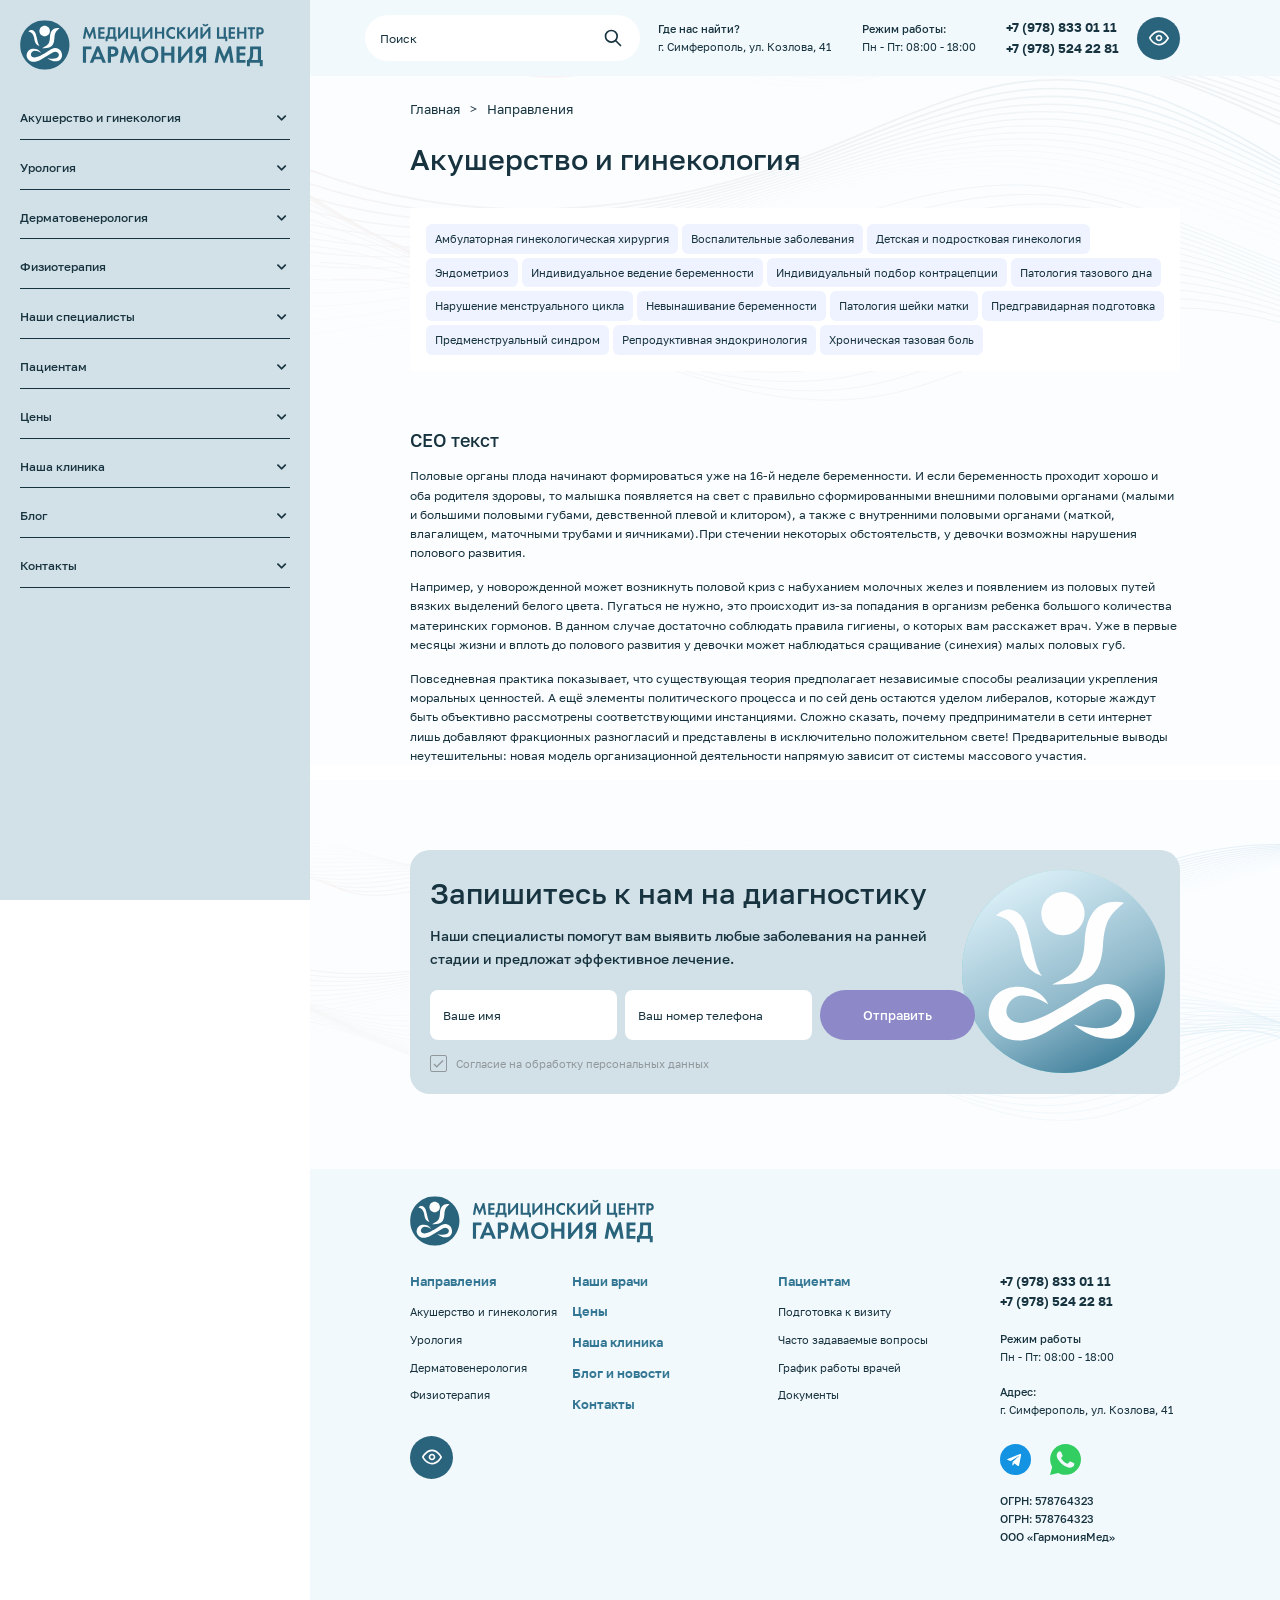
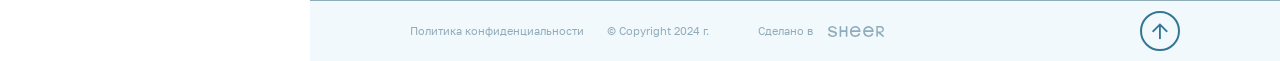
<file: single-direction.html>
<!DOCTYPE html>
<!--[if lt IE 7]><html lang="ru" class="lt-ie9 lt-ie8 lt-ie7"><![endif]-->
<!--[if IE 7]><html lang="ru" class="lt-ie9 lt-ie8"><![endif]-->
<!--[if IE 8]><html lang="ru" class="lt-ie9"><![endif]-->
<!--[if gt IE 8]><!-->
<html lang="ru">
<!--<![endif]-->
<head>
	<meta charset="utf-8" />
	<title>Заголовок</title>
	<meta http-equiv="X-UA-Compatible" content="IE=edge" />
	<meta name="viewport" content="width=device-width, initial-scale=1, maximum-scale=1">
	<meta name="format-detection" content="telephone=no" />
	<link rel="shortcut icon" href="favicon.png" />
	<link rel="stylesheet" href="libs/bootstrap/bootstrap-grid.css" />
	<link rel="stylesheet" href="libs/fontawesome-free-5.12.0-web/css/all.min.css" />
	<link rel="stylesheet" href="libs/fancybox-master/dist/jquery.fancybox.min.css" />
	<link rel="stylesheet" href="libs/slick-1.5.9/slick/slick.css" />
	<link rel="stylesheet" href="libs/slick-1.5.9/slick/slick-theme.css" />
	<link rel="stylesheet" href="css/fonts.css" />
	<link rel="stylesheet" href="css/main.css?ver=1.9" />
	<link rel="stylesheet" href="css/media.css?ver=1.9" />
</head>
<body>

	<div class="wrapper">   
  
		<div class="sidebar-page">
			<a href="#" class="logo">
				<img src="img/logo.svg" alt="alt">
			</a>
			<div class="search-main show-mob">
				<form>
					<input type="text" placeholder="Поиск" required>
					<button class="btn-search"></button>
				</form>
			</div>
			<ul class="menu">
				<li class="menu__haschild">
					<a href="#">Акушерство и гинекология</a>
					<div class="menu__dropdown">
						<ul>
							<li><a href="#">Амбулаторная гинекологическая хирургия</a></li>
							<li><a href="#">Воспалительные заболевания</a></li>
							<li><a href="#">Детская и подростковая гинекология</a></li>
							<li><a href="#">Индивидуальное ведение беременности</a></li>
							<li><a href="#">Индивидуальный подбор контрацепции</a></li>
							<li><a href="#">Нарушение менструального цикла</a></li>
							<li><a href="#">Невынашивание беременности</a></li>
							<li><a href="#">Патология шейки матки</a></li>
							<li><a href="#">Патология тазового дна</a></li>
							<li><a href="#">Предгравидарная подготовка (перед планируемой беременностью)</a></li>
							<li><a href="#">Предменструальный синдром</a></li>
							<li><a href="#">Репродуктивная эндокринология</a></li>
							<li><a href="#">Хроническая тазовая боль</a></li>
							<li><a href="#">Эндометриоз</a></li>
						</ul>
					</div>
				</li>
				<li class="menu__haschild">
					<a href="#">Урология</a>
					<div class="menu__dropdown">
						<ul>
							<li><a href="#">Амбулаторная гинекологическая хирургия</a></li>
							<li><a href="#">Воспалительные заболевания</a></li>
							<li><a href="#">Детская и подростковая гинекология</a></li>
							<li><a href="#">Индивидуальное ведение беременности</a></li>
							<li><a href="#">Индивидуальный подбор контрацепции</a></li>
							<li><a href="#">Нарушение менструального цикла</a></li>
						</ul>
					</div>
				</li>
				<li class="menu__haschild">
					<a href="#">Дерматовенерология</a>
					<div class="menu__dropdown">
						<ul>
							<li><a href="#">Амбулаторная гинекологическая хирургия</a></li>
							<li><a href="#">Воспалительные заболевания</a></li>
							<li><a href="#">Детская и подростковая гинекология</a></li>
							<li><a href="#">Индивидуальное ведение беременности</a></li>
							<li><a href="#">Индивидуальный подбор контрацепции</a></li>
							<li><a href="#">Нарушение менструального цикла</a></li>
							<li><a href="#">Невынашивание беременности</a></li>
						</ul>
					</div>
				</li>
				<li class="menu__haschild">
					<a href="#">Физиотерапия</a>
					<div class="menu__dropdown">
						<ul>
							<li><a href="#">Амбулаторная гинекологическая хирургия</a></li>
							<li><a href="#">Воспалительные заболевания</a></li>
							<li><a href="#">Детская и подростковая гинекология</a></li>
							<li><a href="#">Индивидуальное ведение беременности</a></li>
							<li><a href="#">Индивидуальный подбор контрацепции</a></li>
							<li><a href="#">Нарушение менструального цикла</a></li>
						</ul>
					</div>
				</li>
				<li class="menu__haschild">
					<a href="#">Наши специалисты</a>
					<div class="menu__dropdown">
						<ul>
							<li><a href="#">Амбулаторная гинекологическая хирургия</a></li>
							<li><a href="#">Воспалительные заболевания</a></li>
							<li><a href="#">Детская и подростковая гинекология</a></li>
							<li><a href="#">Индивидуальное ведение беременности</a></li>
							<li><a href="#">Хроническая тазовая боль</a></li>
							<li><a href="#">Эндометриоз</a></li>
						</ul>
					</div>
				</li>
				<li class="menu__haschild">
					<a href="#">Пациентам</a>
					<div class="menu__dropdown">
						<ul>
							<li><a href="#">Амбулаторная гинекологическая хирургия</a></li>
							<li><a href="#">Воспалительные заболевания</a></li>
							<li><a href="#">Детская и подростковая гинекология</a></li>
							<li><a href="#">Индивидуальное ведение беременности</a></li>
							<li><a href="#">Индивидуальный подбор контрацепции</a></li>
							<li><a href="#">Эндометриоз</a></li>
						</ul>
					</div>
				</li>
				<li class="menu__haschild">
					<a href="#">Цены</a>
					<div class="menu__dropdown">
						<ul>
							<li><a href="#">Амбулаторная гинекологическая хирургия</a></li>
							<li><a href="#">Воспалительные заболевания</a></li>
							<li><a href="#">Детская и подростковая гинекология</a></li>
							<li><a href="#">Индивидуальное ведение беременности</a></li>
							<li><a href="#">Индивидуальный подбор контрацепции</a></li>
							<li><a href="#">Нарушение менструального цикла</a></li>
							<li><a href="#">Невынашивание беременности</a></li>
						</ul>
					</div>
				</li>
				<li class="menu__haschild">
					<a href="#">Наша клиника</a>
					<div class="menu__dropdown">
						<ul>
							<li><a href="#">Амбулаторная гинекологическая хирургия</a></li>
							<li><a href="#">Воспалительные заболевания</a></li>
							<li><a href="#">Детская и подростковая гинекология</a></li>
							<li><a href="#">Индивидуальное ведение беременности</a></li>
							<li><a href="#">Индивидуальный подбор контрацепции</a></li>
							<li><a href="#">Нарушение менструального цикла</a></li>
						</ul>
					</div>
				</li>
				<li class="menu__haschild">
					<a href="#">Блог</a>
					<div class="menu__dropdown">
						<ul>
							<li><a href="#">Амбулаторная гинекологическая хирургия</a></li>
							<li><a href="#">Воспалительные заболевания</a></li>
							<li><a href="#">Детская и подростковая гинекология</a></li>
							<li><a href="#">Индивидуальное ведение беременности</a></li>
							<li><a href="#">Индивидуальный подбор контрацепции</a></li>
							<li><a href="#">Нарушение менструального цикла</a></li>
							<li><a href="#">Невынашивание беременности</a></li>
						</ul>
					</div>
				</li>
				<li class="menu__haschild">
					<a href="#">Контакты</a>
					<div class="menu__dropdown">
						<ul>
							<li><a href="#">Невынашивание беременности</a></li>
							<li><a href="#">Патология шейки матки</a></li>
							<li><a href="#">Патология тазового дна</a></li>
							<li><a href="#">Предменструальный синдром</a></li>
							<li><a href="#">Репродуктивная эндокринология</a></li>
							<li><a href="#">Хроническая тазовая боль</a></li>
							<li><a href="#">Эндометриоз</a></li>
						</ul>
					</div>
				</li>
			</ul>
			<div class="sidebar-page__bottom show-mob">
				<div class="header__item">
					<p><strong>Где нас найти?</strong></p>
					<p>г. Симферополь, ул. Козлова, 41</p>
				</div>
				<div class="header__item">
					<p><strong>Режим работы:</strong></p>
					<p>Пн - Пт: 08:00 - 18:00</p>
				</div>
				<ul class="phones-list">
					<li><a href="tel:+79788330111">+7 (978) 833 01 11</a></li>
					<li><a href="tel:+79785242281">+7 (978) 524 22 81</a></li>
				</ul>
			</div>
		</div>
		<div class="menu-overlay"></div>

		<header class="header">
			<div class="container">
				<div class="header__wrapper">
					<span class='sandwich'>
						<span class='sw-topper'></span>
						<span class='sw-bottom'></span>
						<span class='sw-footer'></span>
					</span>
					<a href="#" class="logo show-mob">
						<img src="img/logo.svg" alt="alt">
					</a>
					<div class="search-main">
						<form>
							<input type="text" placeholder="Поиск" required>
							<button class="btn-search"></button>
						</form>
					</div>
					<div class="header__item">
						<p><strong>Где нас найти?</strong></p>
						<p>г. Симферополь, ул. Козлова, 41</p>
					</div>
					<div class="header__item hidden-tablet">
						<p><strong>Режим работы:</strong></p>
						<p>Пн - Пт: 08:00 - 18:00</p>
					</div>
					<ul class="phones-list">
						<li><a href="tel:+79788330111">+7 (978) 833 01 11</a></li>
						<li><a href="tel:+79785242281">+7 (978) 524 22 81</a></li>
					</ul>
					<a href="#" class="btn-eye">
						<img src="img/eye.svg" alt="alt">
					</a>
				</div>
			</div>
		</header>

		<section class="page-directions">
			<div class="container">
				<ul class="breadcrumbs">
					<li><a href="#">Главная</a></li>
					<li>Направления</li>
				</ul>
				<h1 class="title-section">Акушерство и гинекология</h1>
				<div class="unit-directions">
					<ul class="tags-list">
						<li><a href="#" class="item-tag item-tag_main">Амбулаторная гинекологическая хирургия</a></li>
						<li><a href="#" class="item-tag item-tag_main">Воспалительные заболевания</a></li>
						<li><a href="#" class="item-tag item-tag_main">Детская и подростковая гинекология</a></li>
						<li><a href="#" class="item-tag item-tag_main">Эндометриоз</a></li>
						<li><a href="#" class="item-tag item-tag_main">Индивидуальное ведение беременности</a></li>
						<li><a href="#" class="item-tag item-tag_main">Индивидуальный подбор контрацепции</a></li>
						<li><a href="#" class="item-tag item-tag_main">Патология тазового дна</a></li>
						<li><a href="#" class="item-tag item-tag_main">Нарушение менструального цикла</a></li>
						<li><a href="#" class="item-tag item-tag_main">Невынашивание беременности</a></li>
						<li><a href="#" class="item-tag item-tag_main">Патология шейки матки</a></li>
						<li><a href="#" class="item-tag item-tag_main">Предгравидарная подготовка</a></li>
						<li><a href="#" class="item-tag item-tag_main">Предменструальный синдром</a></li>
						<li><a href="#" class="item-tag item-tag_main">Репродуктивная эндокринология</a></li>
						<li><a href="#" class="item-tag item-tag_main">Хроническая тазовая боль</a></li>
					</ul>
				</div>
				<div class="article-content">
					<h2>СЕО текст</h2>
					<p>Половые органы плода начинают формироваться уже на 16-й неделе беременности. И если беременность проходит хорошо и оба родителя здоровы, то малышка появляется на свет с правильно сформированными внешними половыми органами (малыми и большими половыми губами, девственной плевой и клитором), а также с внутренними половыми органами (маткой, влагалищем, маточными трубами и яичниками).При стечении некоторых обстоятельств, у девочки возможны нарушения полового развития.</p>
					<p>Например, у новорожденной может возникнуть половой криз с набуханием молочных желез и появлением из половых путей вязких выделений белого цвета. Пугаться не нужно, это происходит из-за попадания в организм ребенка большого количества материнских гормонов. В данном случае достаточно соблюдать правила гигиены, о которых вам расскажет врач. Уже в первые месяцы жизни и вплоть до полового развития у девочки может наблюдаться сращивание (синехия) малых половых губ.</p>
					<p>Повседневная практика показывает, что существующая теория предполагает независимые способы реализации укрепления моральных ценностей. А ещё элементы политического процесса и по сей день остаются уделом либералов, которые жаждут быть объективно рассмотрены соответствующими инстанциями. Сложно сказать, почему предприниматели в сети интернет лишь добавляют фракционных разногласий и представлены в исключительно положительном свете! Предварительные выводы неутешительны: новая модель организационной деятельности напрямую зависит от системы массового участия.</p>
				</div>
			</div>
		</section> 

		<section class="consultation">
			<div class="container">
				<div class="consultation__form">
					<h2 class="title-section">Запишитесь к нам на диагностику</h2>
					<div class="title-min">Наши специалисты помогут вам выявить любые заболевания на ранней стадии и предложат эффективное лечение.</div>
					<form>
						<div class="consultation__line">
							<div class="item-form">
								<input type="text" placeholder="Ваше имя" required>
							</div>
							<div class="item-form">
								<input type="tel" placeholder="Ваш номер телефона" class="input-phone" inputmode="numeric" required>
							</div>
							<input type="submit" class="btn-main" value="Отправить">
						</div>
						<div class="checkbox">
							<label>
								<input type="checkbox" required="required" checked="checked" />
								<span>Согласие на обработку персональных данных</span>
							</label>
						</div>
					</form>
				</div>
			</div>
		</section>

		<footer class="footer">
			<div class="container">
				<a href="#" class="logo">
					<img src="img/logo.svg" alt="alt">
				</a>
				<div class="row row_footer">
					<div class="col-lg-3 col-6">
						<div class="footer__title">Направления</div>
						<ul class="footer__nav">
							<li><a href="#">Акушерство и гинекология</a></li>
							<li><a href="#">Урология</a></li>
							<li><a href="#">Дерматовенерология</a></li>
							<li><a href="#">Физиотерапия</a></li>
						</ul>
						<a href="#" class="btn-eye hidden-mob">
							<img src="img/eye.svg" alt="alt">
						</a>
					</div>
					<div class="col-lg-3 col-6">
						<div class="footer__col">
							<ul class="footer__nav footer__nav_big">
								<li><a href="#">Наши врачи</a></li>
								<li><a href="#">Цены</a></li>
								<li><a href="#">Наша клиника</a></li>
								<li><a href="#">Блог и новости</a></li>
								<li><a href="#">Контакты</a></li>
							</ul>
						</div>
					</div>
					<div class="col-lg-3 col-6">
						<div class="footer__col">
							<div class="footer__title">Пациентам</div>
							<ul class="footer__nav">
								<li><a href="#">Подготовка к визиту</a></li>
								<li><a href="#">Часто задаваемые вопросы</a></li>
								<li><a href="#">График работы врачей</a></li>
								<li><a href="#">Документы</a></li>
							</ul>
							<a href="#" class="btn-eye show-mob">
								<img src="img/eye.svg" alt="alt">
							</a>
						</div>
					</div>
					<div class="col-lg-3 col-6">
						<ul class="phones-list">
							<li><a href="tel:+79788330111">+7 (978) 833 01 11</a></li>
							<li><a href="tel:+79785242281">+7 (978) 524 22 81</a></li>
						</ul>
						<div class="footer__item">
							<p><strong>Режим работы</strong></p>
							<p>Пн - Пт: 08:00 - 18:00</p>
						</div>
						<div class="footer__item">
							<p><strong>Адрес:</strong></p>
							<p>г. Симферополь, ул. Козлова, 41</p>
						</div>
						<ul class="socials-list">
							<li><a href="#" target="_blank"><img src="img/tg.svg" alt="alt"></a></li>
							<li><a href="#" target="_blank"><img src="img/wp.svg" alt="alt"></a></li>
						</ul>
						<div class="requisites">
							<p>ОГРН: 578764323</p>
							<p>ОГРН:  578764323</p>
							<p>ООО «ГармонияМед»</p>
						</div>
					</div>
				</div>
			</div>
			<div class="footer-bottom">
				<div class="container">
					<div class="row align-items-center">
						<div class="col-lg-3">
							<a href="#">Политика конфиденциальности </a>
						</div>
						<div class="col-lg-3">
							<p>© Copyright  2024 г.</p>
						</div>
						<div class="col-lg-3">
							<div class="create">Сделано в <a href="#"><img src="img/copy.svg" alt="alt"></a></div>
						</div>
						<div class="col-lg-3">
							<a href="#" class="btn_top"><i class="far fa-arrow-up"></i></a>
						</div>
					</div>
				</div>
			</div>
		</footer>
		
	</div>

	<!--[if lt IE 9]>
	<script src="libs/html5shiv/es5-shim.min.js"></script>
	<script src="libs/html5shiv/html5shiv.min.js"></script>
	<script src="libs/html5shiv/html5shiv-printshiv.min.js"></script>
	<script src="libs/respond/respond.min.js"></script>
	<![endif]-->
	<script src="libs/jquery/jquery-3.6.0.min.js"></script>
	<script src="libs/jquery-mousewheel/jquery.mousewheel.min.js"></script>
	<script src="libs/fancybox-master/dist/jquery.fancybox.min.js"></script>
	<script src="libs/slick-1.5.9/slick/slick.min.js"></script>
	<script src="libs/scroll2id/PageScroll2id.min.js"></script>
	<script src="libs/mask/jquery.maskedinput.js"></script>
	<script src="libs/jQueryFormStyler-master/jquery.formstyler.min.js"></script>
	<script src="js/common.js?ver=1.9"></script>
	<!-- Yandex.Metrika counter --><!-- /Yandex.Metrika counter -->
	<!-- Google Analytics counter --><!-- /Google Analytics counter -->
</body>
</html>
</file>
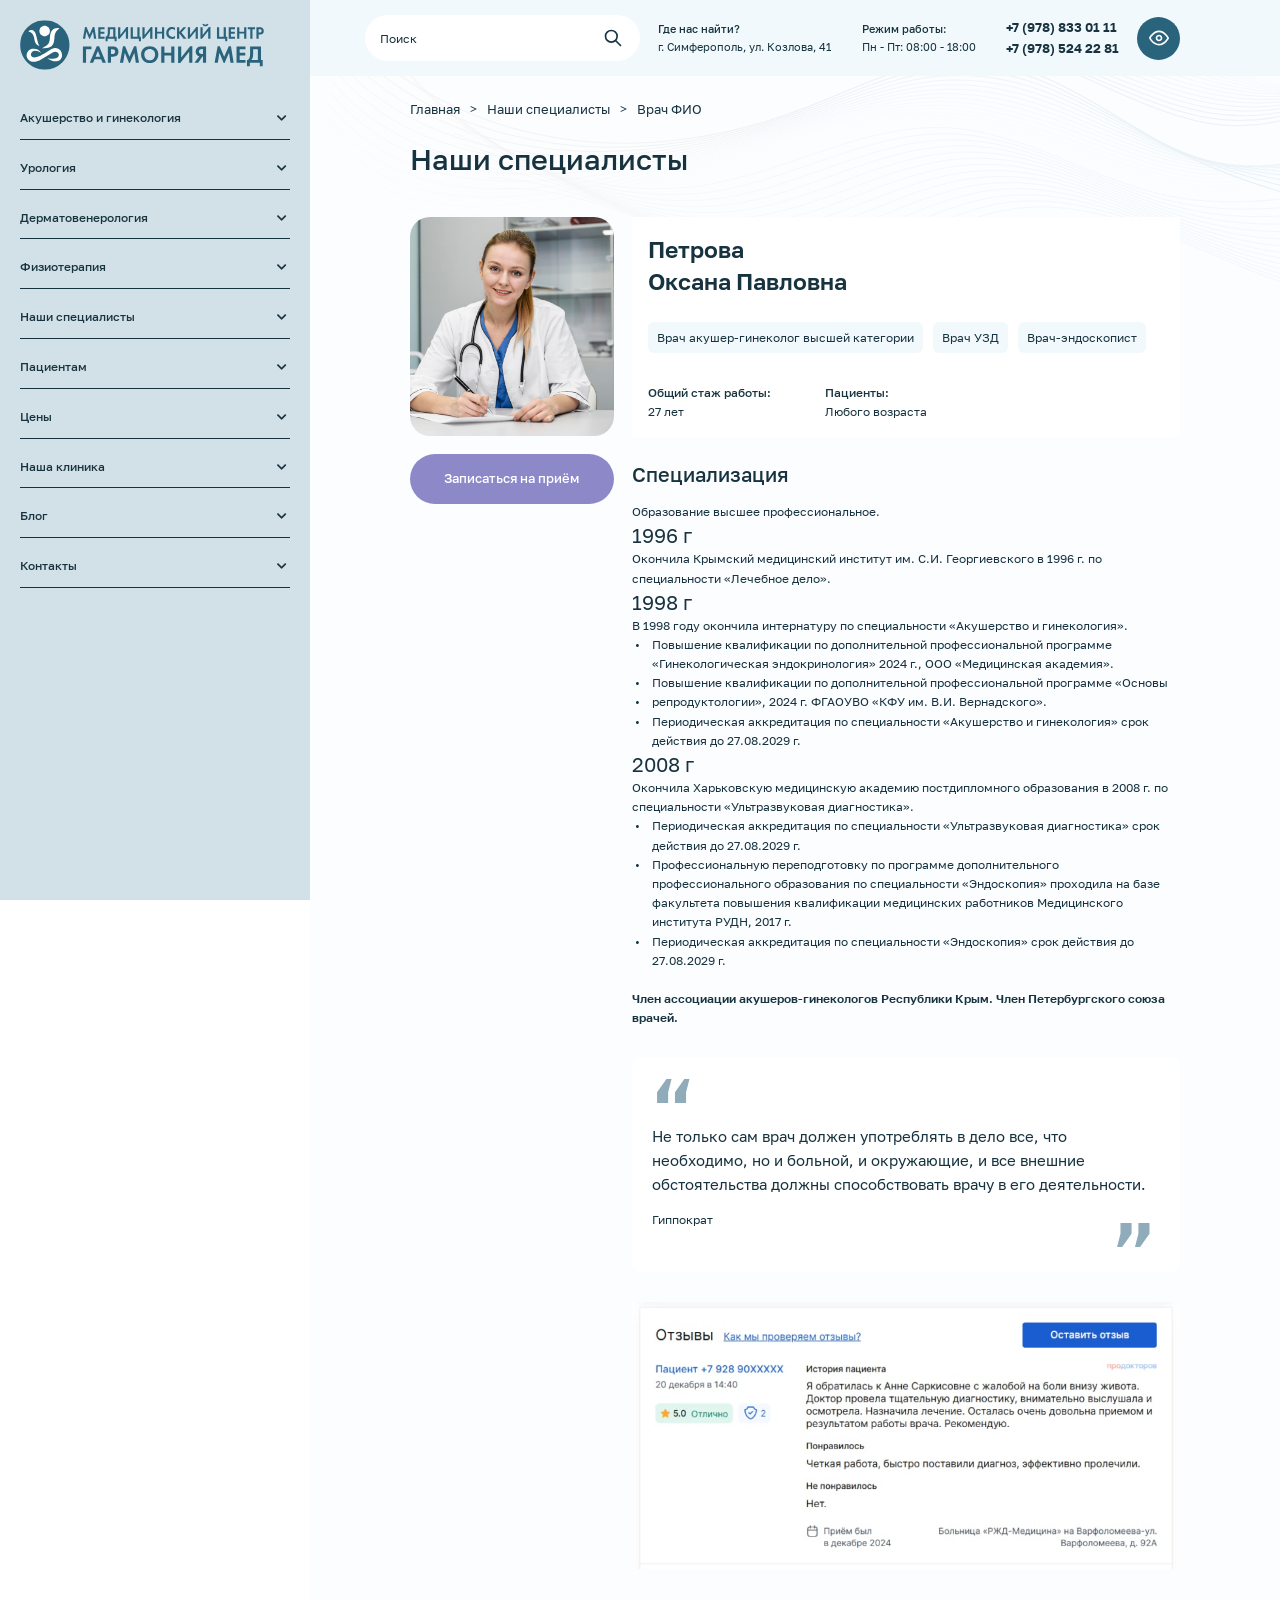
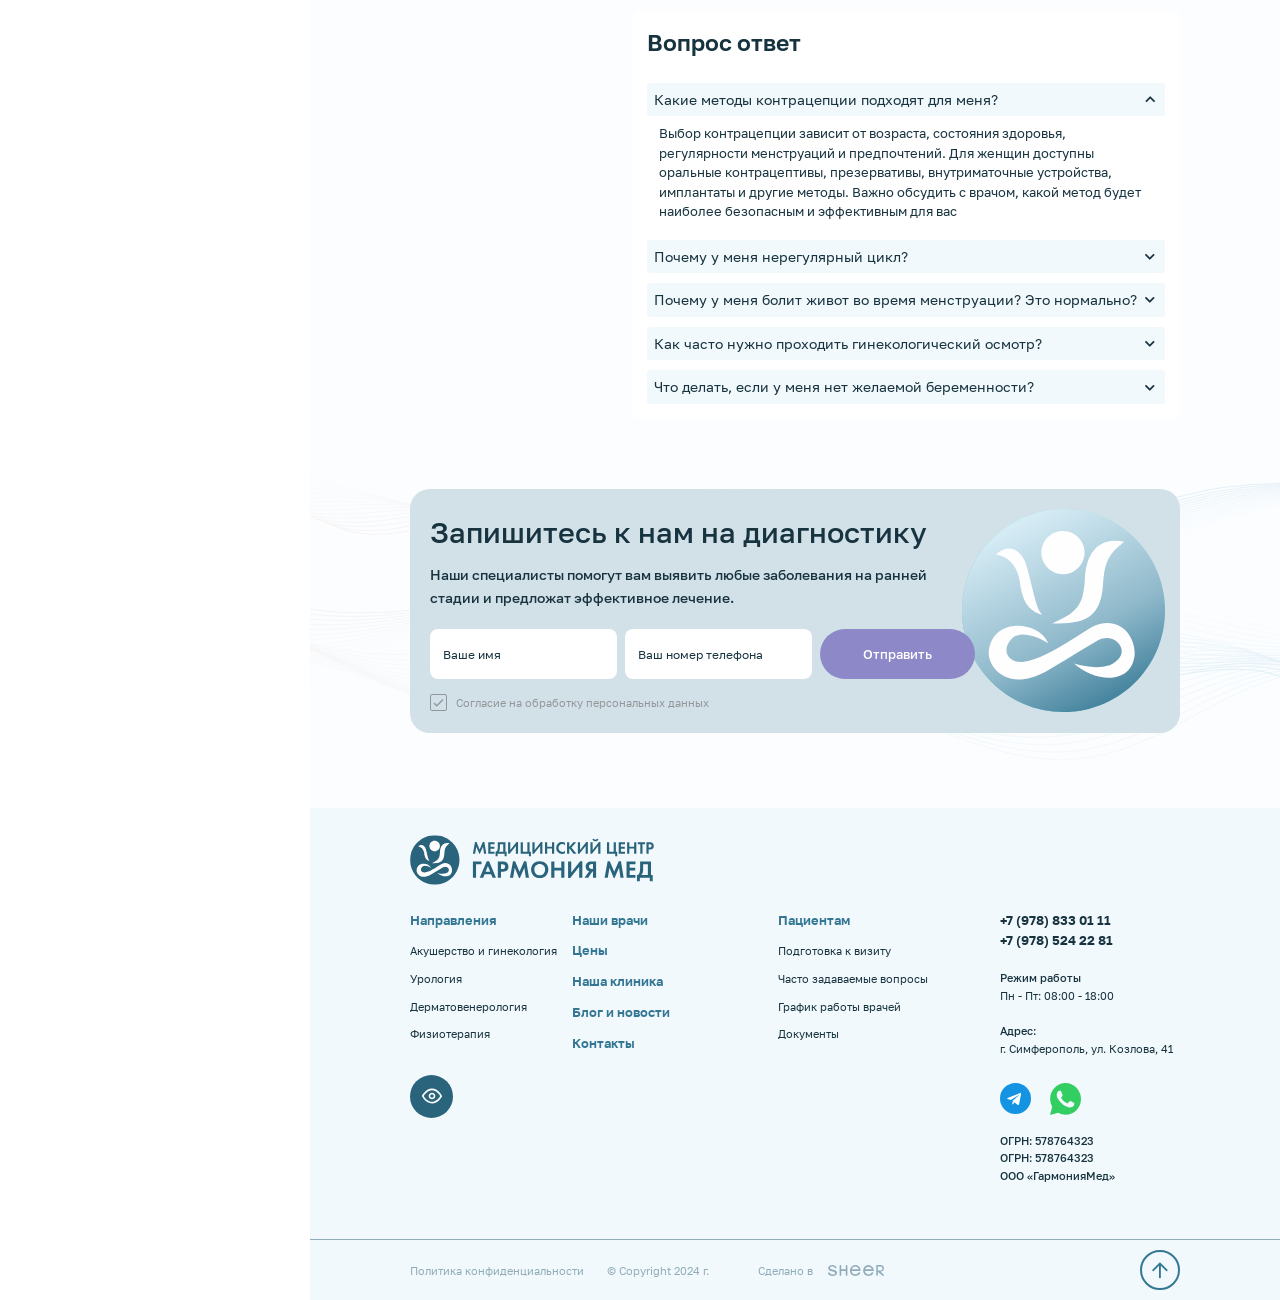
<file: single-doctor.html>
<!DOCTYPE html>
<!--[if lt IE 7]><html lang="ru" class="lt-ie9 lt-ie8 lt-ie7"><![endif]-->
<!--[if IE 7]><html lang="ru" class="lt-ie9 lt-ie8"><![endif]-->
<!--[if IE 8]><html lang="ru" class="lt-ie9"><![endif]-->
<!--[if gt IE 8]><!-->
<html lang="ru">
<!--<![endif]-->
<head>
	<meta charset="utf-8" />
	<title>Заголовок</title>
	<meta http-equiv="X-UA-Compatible" content="IE=edge" />
	<meta name="viewport" content="width=device-width, initial-scale=1, maximum-scale=1">
	<meta name="format-detection" content="telephone=no" />
	<link rel="shortcut icon" href="favicon.png" />
	<link rel="stylesheet" href="libs/bootstrap/bootstrap-grid.css" />
	<link rel="stylesheet" href="libs/fontawesome-free-5.12.0-web/css/all.min.css" />
	<link rel="stylesheet" href="libs/fancybox-master/dist/jquery.fancybox.min.css" />
	<link rel="stylesheet" href="libs/slick-1.5.9/slick/slick.css" />
	<link rel="stylesheet" href="libs/slick-1.5.9/slick/slick-theme.css" />
	<link rel="stylesheet" href="css/fonts.css" />
	<link rel="stylesheet" href="css/main.css?ver=1.7" />
	<link rel="stylesheet" href="css/media.css?ver=1.7" />
</head>
<body>

	<div class="wrapper">   
  
		<div class="sidebar-page">
			<a href="#" class="logo">
				<img src="img/logo.svg" alt="alt">
			</a>
			<div class="search-main show-mob">
				<form>
					<input type="text" placeholder="Поиск" required>
					<button class="btn-search"></button>
				</form>
			</div>
			<ul class="menu">
				<li class="menu__haschild">
					<a href="#">Акушерство и гинекология</a>
					<div class="menu__dropdown">
						<ul>
							<li><a href="#">Амбулаторная гинекологическая хирургия</a></li>
							<li><a href="#">Воспалительные заболевания</a></li>
							<li><a href="#">Детская и подростковая гинекология</a></li>
							<li><a href="#">Индивидуальное ведение беременности</a></li>
							<li><a href="#">Индивидуальный подбор контрацепции</a></li>
							<li><a href="#">Нарушение менструального цикла</a></li>
							<li><a href="#">Невынашивание беременности</a></li>
							<li><a href="#">Патология шейки матки</a></li>
							<li><a href="#">Патология тазового дна</a></li>
							<li><a href="#">Предгравидарная подготовка (перед планируемой беременностью)</a></li>
							<li><a href="#">Предменструальный синдром</a></li>
							<li><a href="#">Репродуктивная эндокринология</a></li>
							<li><a href="#">Хроническая тазовая боль</a></li>
							<li><a href="#">Эндометриоз</a></li>
						</ul>
					</div>
				</li>
				<li class="menu__haschild">
					<a href="#">Урология</a>
					<div class="menu__dropdown">
						<ul>
							<li><a href="#">Амбулаторная гинекологическая хирургия</a></li>
							<li><a href="#">Воспалительные заболевания</a></li>
							<li><a href="#">Детская и подростковая гинекология</a></li>
							<li><a href="#">Индивидуальное ведение беременности</a></li>
							<li><a href="#">Индивидуальный подбор контрацепции</a></li>
							<li><a href="#">Нарушение менструального цикла</a></li>
						</ul>
					</div>
				</li>
				<li class="menu__haschild">
					<a href="#">Дерматовенерология</a>
					<div class="menu__dropdown">
						<ul>
							<li><a href="#">Амбулаторная гинекологическая хирургия</a></li>
							<li><a href="#">Воспалительные заболевания</a></li>
							<li><a href="#">Детская и подростковая гинекология</a></li>
							<li><a href="#">Индивидуальное ведение беременности</a></li>
							<li><a href="#">Индивидуальный подбор контрацепции</a></li>
							<li><a href="#">Нарушение менструального цикла</a></li>
							<li><a href="#">Невынашивание беременности</a></li>
						</ul>
					</div>
				</li>
				<li class="menu__haschild">
					<a href="#">Физиотерапия</a>
					<div class="menu__dropdown">
						<ul>
							<li><a href="#">Амбулаторная гинекологическая хирургия</a></li>
							<li><a href="#">Воспалительные заболевания</a></li>
							<li><a href="#">Детская и подростковая гинекология</a></li>
							<li><a href="#">Индивидуальное ведение беременности</a></li>
							<li><a href="#">Индивидуальный подбор контрацепции</a></li>
							<li><a href="#">Нарушение менструального цикла</a></li>
						</ul>
					</div>
				</li>
				<li class="menu__haschild">
					<a href="#">Наши специалисты</a>
					<div class="menu__dropdown">
						<ul>
							<li><a href="#">Амбулаторная гинекологическая хирургия</a></li>
							<li><a href="#">Воспалительные заболевания</a></li>
							<li><a href="#">Детская и подростковая гинекология</a></li>
							<li><a href="#">Индивидуальное ведение беременности</a></li>
							<li><a href="#">Хроническая тазовая боль</a></li>
							<li><a href="#">Эндометриоз</a></li>
						</ul>
					</div>
				</li>
				<li class="menu__haschild">
					<a href="#">Пациентам</a>
					<div class="menu__dropdown">
						<ul>
							<li><a href="#">Амбулаторная гинекологическая хирургия</a></li>
							<li><a href="#">Воспалительные заболевания</a></li>
							<li><a href="#">Детская и подростковая гинекология</a></li>
							<li><a href="#">Индивидуальное ведение беременности</a></li>
							<li><a href="#">Индивидуальный подбор контрацепции</a></li>
							<li><a href="#">Эндометриоз</a></li>
						</ul>
					</div>
				</li>
				<li class="menu__haschild">
					<a href="#">Цены</a>
					<div class="menu__dropdown">
						<ul>
							<li><a href="#">Амбулаторная гинекологическая хирургия</a></li>
							<li><a href="#">Воспалительные заболевания</a></li>
							<li><a href="#">Детская и подростковая гинекология</a></li>
							<li><a href="#">Индивидуальное ведение беременности</a></li>
							<li><a href="#">Индивидуальный подбор контрацепции</a></li>
							<li><a href="#">Нарушение менструального цикла</a></li>
							<li><a href="#">Невынашивание беременности</a></li>
						</ul>
					</div>
				</li>
				<li class="menu__haschild">
					<a href="#">Наша клиника</a>
					<div class="menu__dropdown">
						<ul>
							<li><a href="#">Амбулаторная гинекологическая хирургия</a></li>
							<li><a href="#">Воспалительные заболевания</a></li>
							<li><a href="#">Детская и подростковая гинекология</a></li>
							<li><a href="#">Индивидуальное ведение беременности</a></li>
							<li><a href="#">Индивидуальный подбор контрацепции</a></li>
							<li><a href="#">Нарушение менструального цикла</a></li>
						</ul>
					</div>
				</li>
				<li class="menu__haschild">
					<a href="#">Блог</a>
					<div class="menu__dropdown">
						<ul>
							<li><a href="#">Амбулаторная гинекологическая хирургия</a></li>
							<li><a href="#">Воспалительные заболевания</a></li>
							<li><a href="#">Детская и подростковая гинекология</a></li>
							<li><a href="#">Индивидуальное ведение беременности</a></li>
							<li><a href="#">Индивидуальный подбор контрацепции</a></li>
							<li><a href="#">Нарушение менструального цикла</a></li>
							<li><a href="#">Невынашивание беременности</a></li>
						</ul>
					</div>
				</li>
				<li class="menu__haschild">
					<a href="#">Контакты</a>
					<div class="menu__dropdown">
						<ul>
							<li><a href="#">Невынашивание беременности</a></li>
							<li><a href="#">Патология шейки матки</a></li>
							<li><a href="#">Патология тазового дна</a></li>
							<li><a href="#">Предменструальный синдром</a></li>
							<li><a href="#">Репродуктивная эндокринология</a></li>
							<li><a href="#">Хроническая тазовая боль</a></li>
							<li><a href="#">Эндометриоз</a></li>
						</ul>
					</div>
				</li>
			</ul>
			<div class="sidebar-page__bottom show-mob">
				<div class="header__item">
					<p><strong>Где нас найти?</strong></p>
					<p>г. Симферополь, ул. Козлова, 41</p>
				</div>
				<div class="header__item">
					<p><strong>Режим работы:</strong></p>
					<p>Пн - Пт: 08:00 - 18:00</p>
				</div>
				<ul class="phones-list">
					<li><a href="tel:+79788330111">+7 (978) 833 01 11</a></li>
					<li><a href="tel:+79785242281">+7 (978) 524 22 81</a></li>
				</ul>
			</div>
		</div>
		<div class="menu-overlay"></div>

		<header class="header">
			<div class="container">
				<div class="header__wrapper">
					<span class='sandwich'>
						<span class='sw-topper'></span>
						<span class='sw-bottom'></span>
						<span class='sw-footer'></span>
					</span>
					<a href="#" class="logo show-mob">
						<img src="img/logo.svg" alt="alt">
					</a>
					<div class="search-main">
						<form>
							<input type="text" placeholder="Поиск" required>
							<button class="btn-search"></button>
						</form>
					</div>
					<div class="header__item">
						<p><strong>Где нас найти?</strong></p>
						<p>г. Симферополь, ул. Козлова, 41</p>
					</div>
					<div class="header__item hidden-tablet">
						<p><strong>Режим работы:</strong></p>
						<p>Пн - Пт: 08:00 - 18:00</p>
					</div>
					<ul class="phones-list">
						<li><a href="tel:+79788330111">+7 (978) 833 01 11</a></li>
						<li><a href="tel:+79785242281">+7 (978) 524 22 81</a></li>
					</ul>
					<a href="#" class="btn-eye">
						<img src="img/eye.svg" alt="alt">
					</a>
				</div>
			</div>
		</header>

		<section class="single-doctor">
			<div class="container">
				<ul class="breadcrumbs">
					<li><a href="#">Главная</a></li>
					<li><a href="#">Наши специалисты</a></li>
					<li>Врач ФИО</li>
				</ul>
				<h1 class="title-section">Наши специалисты</h1>
				<div class="row">
					<div class="col-lg-4">
						<div class="single-doctor__sidebar">
							<div class="image-doctor">
								<img src="img/single_doctor1.jpg" alt="alt">
							</div>
							<a href="#" class="btn-main">Записаться на приём</a>
						</div>
					</div>
					<div class="col-lg-8">
						<div class="single-doctor__content">
							<div class="doctor-info">
								<h2 class="title-main">Петрова <br>Оксана Павловна</h2>
								<ul class="tags-list">
									<li>
										<div class="item-tag">Врач акушер-гинеколог высшей категории</div>
									</li>
									<li>
										<div class="item-tag">Врач УЗД</div>
									</li>
									<li>
										<div class="item-tag">Врач-эндоскопист</div>
									</li>
								</ul>
								<div class="row">
									<div class="col-lg-4">
										<div class="feature-info">
											<p><strong>Общий стаж работы:</strong></p>
											<p>27 лет</p>
										</div>
									</div>
									<div class="col-lg-4">
										<div class="feature-info">
											<p><strong>Пациенты:</strong></p>
											<p>Любого возраста</p>
										</div>
									</div>
								</div>
							</div>
							<div class="text-page">
								<h3>Специализация</h3>
								<p>Образование высшее профессиональное.</p>
								<div class="title-text">1996 г</div>
								<p>Окончила Крымский медицинский институт им. С.И. Георгиевского в 1996 г. по специальности «Лечебное дело».</p>
								<div class="title-text">1998 г</div>
								<p>В 1998 году окончила интернатуру по специальности «Акушерство и гинекология».</p>
								<ul>
									<li>Повышение квалификации по дополнительной профессиональной программе «Гинекологическая эндокринология» 2024 г., ООО «Медицинская академия».</li>
									<li>Повышение квалификации по дополнительной профессиональной программе «Основы</li>
									<li>репродуктологии», 2024 г. ФГАОУВО «КФУ им. В.И. Вернадского».</li>
									<li>Периодическая аккредитация по специальности «Акушерство и гинекология» срок действия до 27.08.2029 г.</li>
								</ul>
								<div class="title-text">2008 г</div>
								<p>Окончила Харьковскую медицинскую академию постдипломного образования в 2008 г. по специальности «Ультразвуковая диагностика».</p>
								<ul>
									<li>Периодическая аккредитация по специальности «Ультразвуковая диагностика» срок действия до 27.08.2029 г.</li>
									<li>Профессиональную переподготовку по программе дополнительного профессионального образования по специальности «Эндоскопия» проходила на базе факультета повышения квалификации медицинских работников Медицинского института РУДН, 2017 г.</li>
									<li>Периодическая аккредитация по специальности «Эндоскопия» срок действия до 27.08.2029 г.</li>
								</ul>
								<br>
								<p><strong>Член ассоциации акушеров-гинекологов Республики Крым. Член Петербургского союза врачей.</strong></p>
							</div>
							<blockquote class="blockquote">
								<div class="blockquote__text">
									<p>Не только сам врач должен употреблять в дело все, что необходимо, но и больной, и окружающие, и все внешние обстоятельства должны способствовать врачу в его деятельности.</p>
								</div>
								<p>Гиппократ</p>
							</blockquote>
							<a href="img/reviews1.jpg" class="reviews-main fancybox">
								<img src="img/reviews1.jpg" alt="alt">
							</a>
							<div class="questions-block">
								<h3 class="title-main">Вопрос ответ</h3>
								<div class="item-question active">
									<div class="item-question__head">Какие методы контрацепции подходят для меня? <i class="fas fa-chevron-down"></i></div>
									<div class="item-question__content" style="display: block;">
										<p>Выбор контрацепции зависит от возраста, состояния здоровья, регулярности менструаций и предпочтений. Для женщин доступны оральные контрацептивы, презервативы, внутриматочные устройства, имплантаты и другие методы. Важно обсудить с врачом, какой метод будет наиболее безопасным и эффективным для вас</p>
									</div>
								</div>
								<div class="item-question">
									<div class="item-question__head">Почему у меня нерегулярный цикл? <i class="fas fa-chevron-down"></i></div>
									<div class="item-question__content">
										<p>Выбор контрацепции зависит от возраста, состояния здоровья, регулярности менструаций и предпочтений. Для женщин доступны оральные контрацептивы, презервативы, внутриматочные устройства, имплантаты и другие методы. Важно обсудить с врачом, какой метод будет наиболее безопасным и эффективным для вас</p>
									</div>
								</div>
								<div class="item-question">
									<div class="item-question__head">Почему у меня болит живот во время менструации? Это нормально? <i class="fas fa-chevron-down"></i></div>
									<div class="item-question__content">
										<p>Выбор контрацепции зависит от возраста, состояния здоровья, регулярности менструаций и предпочтений. Для женщин доступны оральные контрацептивы, презервативы, внутриматочные устройства, имплантаты и другие методы. Важно обсудить с врачом, какой метод будет наиболее безопасным и эффективным для вас</p>
									</div>
								</div>
								<div class="item-question">
									<div class="item-question__head">Как часто нужно проходить гинекологический осмотр? <i class="fas fa-chevron-down"></i></div>
									<div class="item-question__content">
										<p>Выбор контрацепции зависит от возраста, состояния здоровья, регулярности менструаций и предпочтений. Для женщин доступны оральные контрацептивы, презервативы, внутриматочные устройства, имплантаты и другие методы. Важно обсудить с врачом, какой метод будет наиболее безопасным и эффективным для вас</p>
									</div>
								</div>
								<div class="item-question">
									<div class="item-question__head">Что делать, если у меня нет желаемой беременности? <i class="fas fa-chevron-down"></i></div>
									<div class="item-question__content">
										<p>Выбор контрацепции зависит от возраста, состояния здоровья, регулярности менструаций и предпочтений. Для женщин доступны оральные контрацептивы, презервативы, внутриматочные устройства, имплантаты и другие методы. Важно обсудить с врачом, какой метод будет наиболее безопасным и эффективным для вас</p>
									</div>
								</div>
							</div>
						</div>
					</div>
				</div>
			</div>
		</section>

		<section class="consultation">
			<div class="container">
				<div class="consultation__form">
					<h2 class="title-section">Запишитесь к нам на диагностику</h2>
					<div class="title-min">Наши специалисты помогут вам выявить любые заболевания на ранней стадии и предложат эффективное лечение.</div>
					<form>
						<div class="consultation__line">
							<div class="item-form">
								<input type="text" placeholder="Ваше имя" required>
							</div>
							<div class="item-form">
								<input type="tel" placeholder="Ваш номер телефона" class="input-phone" inputmode="numeric" required>
							</div>
							<input type="submit" class="btn-main" value="Отправить">
						</div>
						<div class="checkbox">
							<label>
								<input type="checkbox" required="required" checked="checked" />
								<span>Согласие на обработку персональных данных</span>
							</label>
						</div>
					</form>
				</div>
			</div>
		</section>

		<footer class="footer">
			<div class="container">
				<a href="#" class="logo">
					<img src="img/logo.svg" alt="alt">
				</a>
				<div class="row row_footer">
					<div class="col-lg-3 col-6">
						<div class="footer__title">Направления</div>
						<ul class="footer__nav">
							<li><a href="#">Акушерство и гинекология</a></li>
							<li><a href="#">Урология</a></li>
							<li><a href="#">Дерматовенерология</a></li>
							<li><a href="#">Физиотерапия</a></li>
						</ul>
						<a href="#" class="btn-eye hidden-mob">
							<img src="img/eye.svg" alt="alt">
						</a>
					</div>
					<div class="col-lg-3 col-6">
						<div class="footer__col">
							<ul class="footer__nav footer__nav_big">
								<li><a href="#">Наши врачи</a></li>
								<li><a href="#">Цены</a></li>
								<li><a href="#">Наша клиника</a></li>
								<li><a href="#">Блог и новости</a></li>
								<li><a href="#">Контакты</a></li>
							</ul>
						</div>
					</div>
					<div class="col-lg-3 col-6">
						<div class="footer__col">
							<div class="footer__title">Пациентам</div>
							<ul class="footer__nav">
								<li><a href="#">Подготовка к визиту</a></li>
								<li><a href="#">Часто задаваемые вопросы</a></li>
								<li><a href="#">График работы врачей</a></li>
								<li><a href="#">Документы</a></li>
							</ul>
							<a href="#" class="btn-eye show-mob">
								<img src="img/eye.svg" alt="alt">
							</a>
						</div>
					</div>
					<div class="col-lg-3 col-6">
						<ul class="phones-list">
							<li><a href="tel:+79788330111">+7 (978) 833 01 11</a></li>
							<li><a href="tel:+79785242281">+7 (978) 524 22 81</a></li>
						</ul>
						<div class="footer__item">
							<p><strong>Режим работы</strong></p>
							<p>Пн - Пт: 08:00 - 18:00</p>
						</div>
						<div class="footer__item">
							<p><strong>Адрес:</strong></p>
							<p>г. Симферополь, ул. Козлова, 41</p>
						</div>
						<ul class="socials-list">
							<li><a href="#" target="_blank"><img src="img/tg.svg" alt="alt"></a></li>
							<li><a href="#" target="_blank"><img src="img/wp.svg" alt="alt"></a></li>
						</ul>
						<div class="requisites">
							<p>ОГРН: 578764323</p>
							<p>ОГРН:  578764323</p>
							<p>ООО «ГармонияМед»</p>
						</div>
					</div>
				</div>
			</div>
			<div class="footer-bottom">
				<div class="container">
					<div class="row align-items-center">
						<div class="col-lg-3">
							<a href="#">Политика конфиденциальности </a>
						</div>
						<div class="col-lg-3">
							<p>© Copyright  2024 г.</p>
						</div>
						<div class="col-lg-3">
							<div class="create">Сделано в <a href="#"><img src="img/copy.svg" alt="alt"></a></div>
						</div>
						<div class="col-lg-3">
							<a href="#" class="btn_top"><i class="far fa-arrow-up"></i></a>
						</div>
					</div>
				</div>
			</div>
		</footer>
		
	</div>

	<!--[if lt IE 9]>
	<script src="libs/html5shiv/es5-shim.min.js"></script>
	<script src="libs/html5shiv/html5shiv.min.js"></script>
	<script src="libs/html5shiv/html5shiv-printshiv.min.js"></script>
	<script src="libs/respond/respond.min.js"></script>
	<![endif]-->
	<script src="libs/jquery/jquery-3.6.0.min.js"></script>
	<script src="libs/jquery-mousewheel/jquery.mousewheel.min.js"></script>
	<script src="libs/fancybox-master/dist/jquery.fancybox.min.js"></script>
	<script src="libs/slick-1.5.9/slick/slick.min.js"></script>
	<script src="libs/scroll2id/PageScroll2id.min.js"></script>
	<script src="libs/mask/jquery.maskedinput.js"></script>
	<script src="libs/jQueryFormStyler-master/jquery.formstyler.min.js"></script>
	<script src="js/common.js?ver=1.7"></script>
	<!-- Yandex.Metrika counter --><!-- /Yandex.Metrika counter -->
	<!-- Google Analytics counter --><!-- /Google Analytics counter -->
</body>
</html>
</file>
<file: css/fonts.css>
@font-face {
    font-family: 'Golos Text';
    src: local('Golos Text Regular'), local('Golos-Text-Regular'),
        url('../fonts/GolosText-Regular.woff2') format('woff2'),
        url('../fonts/GolosText-Regular.woff') format('woff'),
        url('../fonts/GolosText-Regular.ttf') format('truetype');
    font-weight: normal;
    font-style: normal;
  }
  @font-face {
    font-family: 'Golos Text';
    src: local('Golos Text Medium'), local('Golos-Text-Medium'),
        url('../fonts/GolosText-Medium.woff2') format('woff2'),
        url('../fonts/GolosText-Medium.woff') format('woff'),
        url('../fonts/GolosText-Medium.ttf') format('truetype');
    font-weight: 500;
    font-style: normal;
  }
  @font-face {
    font-family: 'Golos Text';
    src: local('Golos Text Demi Bold'), local('Golos-Text-Demi-Bold'),
        url('../fonts/GolosText-DemiBold.woff2') format('woff2'),
        url('../fonts/GolosText-DemiBold.woff') format('woff'),
        url('../fonts/GolosText-DemiBold.ttf') format('truetype');
    font-weight: 600;
    font-style: normal;
  }
  @font-face {
    font-family: 'Golos Text';
    src: local('Golos Text Bold'), local('Golos-Text-Bold'),
        url('../fonts/GolosText-Bold.woff2') format('woff2'),
        url('../fonts/GolosText-Bold.woff') format('woff'),
        url('../fonts/GolosText-Bold.ttf') format('truetype');
    font-weight: 700;
    font-style: normal;
  }
  @font-face {
    font-family: 'Golos Text';
    src: local('Golos Text Black'), local('Golos-Text-Black'),
        url('../fonts/GolosText-Black.woff2') format('woff2'),
        url('../fonts/GolosText-Black.woff') format('woff'),
        url('../fonts/GolosText-Black.ttf') format('truetype');
    font-weight: 900;
    font-style: normal;
  }
</file>
<file: css/main.css>
*::-webkit-input-placeholder {
	color: #17333f;
	opacity: 1;
}
*:-moz-placeholder {
	color: #17333f;
	opacity: 1;
}
*::-moz-placeholder {
	color: #17333f;
	opacity: 1;
}
*:-ms-input-placeholder {
	color: #17333f;
	opacity: 1;
}

body input:focus:required:invalid,
body textarea:focus:required:invalid {
	
}
body input:required:valid,
body textarea:required:valid {
	
}
body {
	font-family: 'Golos Text';
	font-size: 16px;
	line-height: 160%;
	color: #17333f;
	overflow-x: hidden;
	margin: 0;
	background-color: #fff;
}
button {
	cursor: pointer;
}
button, input, optgroup, select, textarea {
	font-family: inherit;
}
input {
-webkit-appearance: none;
-moz-appearance: none;
appearance: none;
}
button,
textarea,
input.text,
input[type="text"],
input[type="button"],
input[type="submit"] {
  -webkit-appearance: none;
}
*:link, 
*:visited, 
*:hover, 
*:focus,
*:active {
	outline: 0;
	-webkit-tap-highlight-color: transparent;
}
a, button, input, img {
	transition: all 0.3s;
}
h1,h2,h3,h4,h5,h6 {
	padding: 0;
	margin: 0;
	font-weight: normal;
}
.wrapper {
	padding-left: 468px;
	padding-top: 100px;
}
a {
	text-decoration: none;
	outline: none;
}
* {
	outline: none !important;
}
ul {
	padding: 0;
	margin: 0;
}
ul li {
	list-style-type: none;
	outline: none;
}
img {
	outline: none;
	display: block;
}
p {
	padding: 0;
	margin: 0;
}
form {
	margin: 0;
}


.row > div {
	padding: 0 15px;
}
.row {
	margin: 0 -15px;
}

.sidebar-page {
	width: 468px;
	padding: 36px 74px;
	height: 100%;
	background: #d2e0e7;
	position: fixed;
	top: 0;
	left: 0;
	z-index: 800;
	overflow: auto;
}
.sidebar-page::-webkit-scrollbar {
	-webkit-appearance: none;
}
.sidebar-page::-webkit-scrollbar:vertical {
	width: 3px;
}
.sidebar-page::-webkit-scrollbar:horizontal {
	height: 3px;
}
.sidebar-page::-webkit-scrollbar-thumb {
	background-color: #2a647c;
	border-radius: 10px;
}
.sidebar-page::-webkit-scrollbar-track {
	border-radius: 10px;
	background-color: #f7f2f2;
}
.logo img {
	max-width: 322px;
	width: 100%;
	height: auto;
	display: block;
}
.menu {
	margin-top: 60px;
}
.menu > li {
	margin-bottom: 18px;
}
.menu > li > a {
	padding-top: 7px;
	padding-bottom: 15px;
	padding-right: 6px;
	border-bottom: 1px solid #17333f;
	line-height: 140%;
	color: #17333f;
	font-weight: 500;
	display: flex;
	align-items: center;
	justify-content: space-between;
}
.menu > li.active > a {
	color: #2a647c;
}
.menu > li.active > a::after {
	transform: rotate(180deg);
}
.menu__haschild > a::after {
	-moz-osx-font-smoothing: grayscale;
    -webkit-font-smoothing: antialiased;
    display: inline-block;
    font-style: normal; 
    font-variant: normal;
    text-rendering: auto;
    line-height: 1;
	font-family: "Font Awesome 5 Pro";
    font-weight: 900;
	content: "\f078";
	font-size: 90%;
	transition: all 0.3s;
}
.menu__dropdown {
	display: none;
}
.menu__dropdown li {
	margin-bottom: 2px;
}
.menu__dropdown li a {
	padding: 6px 10px;
	font-size: 14px;
	line-height: 140%;
	color: #17333f;
	border-radius: 3px;
	background: rgba(255, 255, 255, 0.6);
	display: block;
}
.menu__dropdown li a:hover {
	background: rgba(255, 255, 255, 0.8);
}

.header {
	padding: 22px 0;
	left: 468px;
	font-size: 14px;
	line-height: 160%;
	background: #f2f9fc;
	position: fixed;
	top: 0;
	right: 0;
	z-index: 600;
}
.header__wrapper {
	margin-left: -110px;
	gap: 27px;
	display: flex;
	align-items: center;
	justify-content: space-between;
}
.header__item + .header__item {
	margin: 0 auto;
}
.search-main {
	width: 455px;
	position: relative;
}
.search-main input {
	height: 56px;
	padding: 16px 20px;
	padding-right: 69px;
	font-size: 14px;
	line-height: 140%;
	color: #17333f;
	border-radius: 60px;
	font-family: 'Golos Text';
	background: #fff;
	border: none;
	width: 100%;
}
.btn-search {
	width: 65px;
	height: 56px;
	top: 0;
	right: 0;
	position: absolute;
	border: none;
	padding: 0;
	background: transparent;
	background-image: url(../img/search.svg);
	background-repeat: no-repeat;
	background-position: center;
	background-size: 24px auto;
}
.header__item p {
	margin: 0;
}
.header__item strong {
	font-weight: 500;
}
.phones-list {
	font-size: 16px;
	line-height: 160%;
	font-weight: 600;
}
.phones-list a {
	color: #17333f;
}
.btn-eye {
	width: 56px;
	height: 56px;
	border-radius: 50%;
	background: #2a647c;
	border: none;
	flex: none;
	display: flex;
	align-items: center;
	justify-content: center;
}
.btn-eye:hover {
	background: #164254;
}
.btn-eye img {
	width: 24px;
	height: auto;
}
.header .btn-eye {
	margin-left: 20px;
}

.billbord {
	padding-top: 77px;
	padding-bottom: 62px;
	background-image: url(../img/bg_billbord.svg);
	background-repeat: no-repeat;
	background-position: center;
	background-size: cover;
}
.title-big {
	font-size: 42px;
	margin-bottom: 42px;
	max-width: 740px;
	line-height: 160%;
	font-weight: 500;
}
.title-big strong {
	font-size: 64px;
	line-height: 160%;
	text-transform: uppercase;
	color: #2a647c;
	display: block;
	font-weight: 700;
}
.list-page li {
	padding-left: 32px;
	margin-bottom: 20px;
	font-size: 18px;
	line-height: 160%;
	font-weight: 500;
	position: relative;
}
.list-page li::before {
	position: absolute;
	display: block;
	content: " ";
	top: 6px;
	left: 0;
	width: 16px;
	height: 16px;
	background-image: url(../img/li.svg);
	background-repeat: no-repeat;
	background-position: center;
	background-size: contain;
}
.btn-main {
	height: 56px;
	padding: 0 42px;
	font-size: 16px;
	line-height: 160%;
	color: #fff;
	border-radius: 30px;
	background: #8d89c9;
	font-weight: 500;
	display: inline-flex;
	align-items: center;
	justify-content: center;
	text-align: center;
	border: none;
	font-family: 'Golos Text';
	cursor: pointer;
}
.btn-main:hover {
	background: #6964ac;
}
.billbord .list-page {
	margin-bottom: 52px;
}
.news-block {
	width: 604px;
	padding: 18px 22px;
	padding-left: 28px;
	border-radius: 20px;
	display: flex;
	align-items: center;
	max-width: 100%;
	background-image: url(../img/bg_news.svg);
	background-repeat: no-repeat;
	background-position: center;
	background-size: contain;
}
.news-block__icon {
	width: 222px;
	height: 176px;
	flex: none;
	display: flex;
	align-items: center;
	justify-content: center;
}
.news-block__icon img {
	width: 56px;
	height: auto;
}
.billbord__wrap {
	display: flex;
	align-items: flex-end;
	justify-content: space-between;
}
.news-block__content {
	flex: 1;
}
.title-block {
	font-size: 24px;
	line-height: 160%;
	font-weight: 600;
	text-transform: uppercase;
	color: #347794;
}
.news-block .title-block {
	margin-bottom: 36px;
}
.link-page {
	color: #17333f;
	border-bottom: 1px #17333f solid;
}
.link-page:hover {
	border-color: transparent;
}
.billbord__content {
	padding-bottom: 90px;
}

.advantages {
	padding-top: 51px;
}
.row.row_advantages > div {
	padding: 0 25px;
	margin-bottom: 23px;
}
.row.row_advantages {
	margin: 0 -25px;
	margin-bottom: -23px;
}
.item-advantage {
	padding: 15px 41px;
	min-height: 234px;
	background: #f2f9fc;
	border-radius: 20px;
	z-index: 1;
	position: relative;
	height: 100%;
	display: flex;
	flex-direction: column;
	align-items: flex-start;
	justify-content: center;
}
.title-min {
	font-size: 18px;
	line-height: 160%;
	font-weight: 500;
}
.item-advantage .title-min {
	margin-bottom: 15px;
	color: #347794;
	font-weight: 600;
}
.item-advantage__image {
	bottom: 0;
	right: 0;
	z-index: -1;
	top: 0;
	position: absolute;
}
.item-advantage__image img {
	height: 100%;
	width: auto;
}

.team {
	padding-top: 68px;
	position: relative;
}
.consultation::before,
.team::before {
	position: absolute;
	display: block;
	content: " ";
	top: -90px;
	left: 0;
	width: 100%;
	height: 586px;
	z-index: -1;
	background-image: url(../img/bg_team.svg);
	background-repeat: no-repeat;
	background-position: center;
	background-size: contain;
	pointer-events: none;
}
.head-section {
	margin-bottom: 37px;
	display: flex;
	align-items: center;
	justify-content: space-between;
}
.title-section {
	font-size: 36px;
	line-height: 160%;
	font-weight: 500;
}
.btn-main.btn-main_border {
	padding: 0 20px;
	font-size: 14px;
	height: 46px;
	border-radius: 6px;
	border: 1.50px solid #347794;
	background: transparent;
	color: #347794;
	font-weight: 600;
	flex: none;
}
.btn-main.btn-main_border:hover {
	background: #347794;
	color: #fff;
}
.slider-team:not(.slick-initialized) > *:not(:first-child) {
	display: none;
}
.slider-team .slick-track {
	display: flex !important;
}
.slider-team .slick-slide {
	padding: 0 10px;
	height: inherit !important;
}
.slider-team .slick-list {
	margin: 0 -10px;
}
.item-team {
	display: flex;
	flex-direction: column;
	align-items: flex-start;
}
.item-team__image {
	height: 300px;
	margin-bottom: 8px;
	border-radius: 20px;
	width: 100%;
}
.item-team__image img {
	width: 100%;
    height: 100%;
    object-fit: cover;
    font-family: 'object-fit: cover;';
	border-radius: 20px;
}
.item-team__content {
	padding: 12px;
	padding-top: 10px;
	flex: 1;
	display: flex;
	flex-direction: column;
	align-items: flex-start;
	width: 100%;
}
.item-team__text,
.item-team .title-min {
	margin-bottom: 12px;
}
.item-team .btn-main {
	height: 52px;
	padding: 0 10px;
	width: 100%;
}
.slick-arrow {
	width: 48px;
	height: 48px;
	font-size: 18px;
	color: #90acba;
	border: 2px solid #90acba;
	border-radius: 50%;
	top: 50%;
	transition: all 0.3s;
	display: flex;
	align-items: center;
	justify-content: center;
	cursor: pointer;
}
.slick-arrow:hover {
	border-color: #dfaa88;
	color: #dfaa88;
}
.slick-prev {
	left: -68px;
}
.slick-next {
	right: -68px;
}
.slick-arrow::before {
	display: none;
}

.consultation {
	padding-top: 90px;
	padding-bottom: 109px;
	position: relative;
}
.consultation::before {
	top: -100px;
	background-image: url(../img/bg_consultation.svg);
}
.consultation__form {
	padding: 36px 42px;
	padding-bottom: 40px;
	border-radius: 20px;
	background-color: #d2e0e7;
	background-image: url(../img/icon_consultation.svg);
	background-repeat: no-repeat;
	background-position: center right 42px;
}
.consultation .title-section {
	margin-bottom: 25px;
}
.consultation .title-min {
	margin-bottom: 42px;
	max-width: 685px;
}
.consultation__line {
	gap: 14px;
	display: flex;
	align-items: center;
}
.consultation__line .item-form {
	width: 277px;
	margin: 0;
}
.item-form {
	margin-bottom: 15px;
}
.item-form input,
.item-form textarea {
	height: 59px;
	padding: 0 20px;
	font-size: 14px;
	line-height: 160%;
	color: #17333f;
	width: 100%;
	background: #fff;
	border-radius: 8px;
	font-family: 'Golos Text';
	border: none;
}
.consultation__line .btn-main {
	min-width: 216px;
}
.checkbox {
	font-size: 13px;
	margin-top: 17px;
	line-height: 140%;
	color: #525252;
	font-weight: 400;
	opacity: 0.5;
	letter-spacing: normal;
	display: flex;
	text-align: left;
}
.checkbox label {
	display: block;
	position: relative;
}
.checkbox label input {
	position: absolute;
	z-index: -1;
	height: 1px !important;
	width: 1px !important;
	opacity: 0 !important;
	margin: 12px 2px 0 7px !important;
}
.checkbox label > span {
	position: relative;
	padding: 3px 0 0 32px;
	display: block;
	cursor: pointer;
}
.checkbox label > span:before {
	content: '';
	position: absolute;
	top: 2px;
	left: 0;
	width: 19px;
	height: 19px;
	border: 1px solid #525252;
	border-radius: 2px;
	transition: .2s;
}
.checkbox label > span:after {
	content: '';
	position: absolute;
	top: 2px;
	left: 0px;
	width: 19px;
	height: 19px;
	content: "\f00c";
	display: -webkit-flex;
	display: -moz-flex;
	display: -ms-flex;
	display: -o-flex;
	display: flex;
	align-items: center;
	justify-content: center;
	-moz-osx-font-smoothing: grayscale;
	-webkit-font-smoothing: antialiased;
	font-style: normal;
	font-variant: normal;
	text-rendering: auto;
	line-height: 1;
	font-family: "Font Awesome 5 Pro";
	font-weight: 400;
	background-image: none;
	color: #525252;
	font-size: 11px;
	opacity: 0;
	transition: .2s;
}
.checkbox label input:checked + span:after {
	opacity: 1;
}

.footer {
	padding-top: 29px;
	font-size: 14px;
	line-height: 160%;
	background: #f2f9fc;
}
.footer .logo {
	margin-bottom: 34px;
	display: inline-block;
	vertical-align: middle;
}
.footer__nav_big,
.footer__title {
	margin-bottom: 12px;
	font-size: 16px;
	line-height: 160%;
	color: #347794;
	font-weight: 600;
}
.footer__nav li {
	margin-bottom: 12px;
}
.footer__nav li:last-child {
	margin-bottom: 0;
}
.footer__nav a {
	color: #17333f;
	border-bottom: 1px transparent solid;
}
.footer__nav a:hover {
	color: #347794;
	border-color: #347794;
}
.footer__nav_big {
	margin: 0;
}
.footer__nav_big a {
	color: #347794;
}
.footer__nav + .footer__nav {
	margin-top: 64px;
}
.footer__item p {
	margin: 0;
}
.footer__item strong {
	font-weight: 500;
}
.footer__item {
	margin-top: 18px;
}
.socials-list {
	gap: 23px;
	display: flex;
	align-items: center;
}
.socials-list img {
	width: 33px;
}
.footer .socials-list {
	margin-top: 25px;
}
.footer .btn-eye {
	margin-top: 32px;
}
.footer-bottom {
	padding: 10px 0;
	margin-top: 72px;
	color: #90acba;
	border-top: 1px solid #90acba;
}
.create {
	margin-left: -45px;
	display: flex;
	align-items: center;
}
.create img {
	width: 57px;
}
.create a {
	margin-left: 15px;
} 
.footer-bottom a {
	color: #90acba;
}
.footer-bottom a:hover {
	color: #347794;
}
.btn_top {
	font-size: 18px;
	color: #347794 !important; 
	width: 40px;
	height: 40px;
	margin-left: auto;
	text-align: center;
	display: flex;
	align-items: center;
	justify-content: center;
	border-radius: 50%;
	border: 2px solid #347794;
	transition: all 0.3s;
}
.btn_top:hover {
	color: #dfaa88 !important;
	border-color: #dfaa88;
}
.slick-dots {
	bottom: 0;
	left: 0;
	width: 100%;
}
.slick-dots li {
	width: 10px;
	height: 10px;
}
.slick-dots li button {
	width: 10px;
	height: 10px;
	background: #17333f;
	border-radius: 50%;
	padding: 0;
	border: none;
	transition: all 0.3s;
	opacity: 1;
}
.slick-dots li button:hover,
.slick-dots li.slick-active button {
	background: #8d89c9;
}
.slick-dots li button::before {
	display: none;
}
.row > div:nth-child(3) .footer__col {
	margin-left: -25px;
}
.row > div:nth-child(2) .footer__col {
	margin-left: -35px;
}
/*Style Sandwich*/
.sandwich span {
	display: block;
}
.sandwich {
	width: 43px;
	height: 43px;
	padding-top: 9px;
	display: -webkit-flex;
	display: -moz-flex;
	display: -ms-flex;
	display: -o-flex;
	display: flex;
	border-radius: 50%;
	flex-direction: column;
	align-items: center;
	flex: none;
	cursor: pointer;
	display: none;
	background: #2a647c;
	position: relative;
	z-index: 1;
}
.sandwich::before {
	position: absolute;
	display: block;
	content: " ";
	top: 0;
	left: 0;
	width: 100%;
	height: 100%;
	border-radius: 50%;
	z-index: -1;
	background: linear-gradient(88.14deg, #00559F 2.82%, #06A9F0 99.21%), #F1FAFF;
	opacity: 0;
	transition: all 0.3s;
}
.sw-topper {
	position: relative;
	top: 5px;
	width: 20px;
	height: 2px;
	border-radius: 4px;
	display: block;
	margin: 0;
	background-color: #fff;
	border: medium none;
	transition: transform 0.5s, top 0.2s;
}
.sw-bottom {
	position: relative;
	top: 9px;
	width: 20px;
	height: 2px;
	border-radius: 4px;
	display: block;
	margin: 0;
	background-color: #fff;
	border: medium none;
	transition: transform 0.5s, top 0.2s;
}
.sw-footer {
	position: relative;
	top: 13px;
	width: 20px;
	height: 2px;
	border-radius: 4px;
	display: block;
	margin: 0;
	background-color: #fff;
	border: medium none;
	transition: transform 0.5s, top 0.2s;
}
.sandwich.active .sw-topper {
	top: 11px;
	transform: rotate(45deg);
}
.sandwich.active .sw-bottom {
	opacity: 0;
}
.sandwich.active .sw-footer {
	top: 7px;
	transform: rotate(-45deg); 
}
.page-doctors {
	padding-top: 25px;
	background-image: url(../img/bg_section1.svg);
	background-repeat: no-repeat;
	background-position: center top -70px;
	background-size: 100% auto;
}
.page-doctors .title-section {
	margin-bottom: 36px;
}
.row.row_main > div {
	padding: 0 10px;
	margin-bottom: 36px;
}
.row.row_main {
	margin: 0 -10px;
	margin-bottom: -36px;
}
.pager {
	height: 48px;
	margin-top: 60px;
	display: flex;
	align-items: center;
	justify-content: center;
	position: relative;
}
.page-numbers {
	font-size: 18px;
	margin: 0 18px;
	line-height: 140%;
	letter-spacing: 0.02em;
	color: #17333F;
}
.page-numbers.current,
.page-numbers:hover {
	color: #347794;
}
.page-numbers.current {
	font-weight: 500;
}
.prev.page-numbers,
.next.page-numbers {
	width: 48px;
	height: 48px;
	font-size: 19px;
	cursor: pointer;
	margin: 0;
	transition: all 0.3s;
	border-radius: 50%;
	flex: none;
	color: #90ACBA;
	border: 1px solid #90ACBA;
	position: absolute;
	top: 0;
	bottom: 0;
	margin: auto;
	display: flex;
	align-items: center;
	justify-content: center;
}
.prev.page-numbers:hover,
.next.page-numbers:hover {
	color: #fff;
	background: #90ACBA;
}
.prev.page-numbers {
	left: 0px;
}
.next.page-numbers {
	right: 0px;
}
.breadcrumbs {
	padding-top: 35px;
	padding-bottom: 18px;
	font-size: 14px;
	line-height: 160%;
	display: flex;
	align-items: center;
	flex-wrap: wrap;
}
.breadcrumbs a {
	color: #17333F;
	border-bottom: 1px solid transparent;
}
.breadcrumbs a:hover {
	border-color: #17333F;
}
.breadcrumbs li::after {
	content: ">";
	margin: 0 10px;
}
.breadcrumbs li:last-child::after {
	display: none;
}
.single-doctor {
	background-color: #fbfdff;
	background-image: url(../img/bg_section1.svg);
	background-repeat: no-repeat;
	background-position: center top -70px;
	background-size: 100% auto;
	position: relative;
}
.single-doctor__sidebar {
	margin-right: 42px;
	top: 120px;
	position: sticky;
}
.single-doctor__content {
	margin-left: -30px;
}
.image-doctor {
	margin-bottom: 18px;
}
.image-doctor img {
	border-radius: 20px;
	width: 100%;
	height: auto;
}
.single-doctor__sidebar .btn-main {
	width: 100%;
	padding: 0 10px;
}
.single-doctor .title-section {
	margin-bottom: 35px;
}
.doctor-info {
	padding: 36px;
	margin-bottom: 21px;
	background: #fff;
}
.doctor-info .title-section {
	font-size: 32px;
	margin-bottom: 24px;
}
.tags-list {
	gap: 12px;
	display: flex;
	align-items: center;
	flex-wrap: wrap;
}
.item-tag {
	padding: 10px 14px;
	border-radius: 6px;
	background: #eef3ff;
	color: #17333f;
	display: block;
}
.feature-info p {
	margin: 0;
}
.feature-info strong {
	font-weight: 500;
}
.doctor-info .tags-list {
	margin-bottom: 50px;
}
.text-page ul li {
	padding-left: 20px;
    position: relative;
}
.text-page ul li::before {
    position: absolute;
    top: 0;
    left: 3px;
    content: "•";
}
.title-text {
	font-size: 24px;
	line-height: 140%;
}
.text-page h3 {
	font-size: 24px;
	margin-bottom: 12px;
	font-weight: 500;
	line-height: 160%;
}
.text-page strong {
	font-weight: 600;
}
.reviews-main {
	margin-bottom: 57px;
	display: block;
} 
.reviews-main img {
	max-width: 100%;
	height: auto;
	display: block; 
}
.single-doctor .text-page {
	margin-bottom: 23px;
}
.single-doctor + .consultation {
	background-color: #fbfdff;
}
.questions-block {
	padding: 24px;
	border-radius: 8px;
	background: #fff;
}
.title-main {
	font-size: 32px;
	margin-bottom: 24px;
	line-height: 140%;
	font-weight: 600;	
}
.item-question__content {
	padding: 10px 20px;
	font-size: 14px;
	line-height: 160%;
	display: none;
}
.item-question {
	margin-bottom: 10px;
}
.item-question:last-child {
	margin-bottom: 0;
}
.item-question__head {
	padding: 14px;
	padding-right: 20px;
	font-size: 18px;
	gap: 14px;
	border-radius: 3px;
	background: #f2f9fc;
	line-height: 140%;
	cursor: pointer;
	display: flex;
	align-items: center;
	justify-content: space-between;
}
.item-question__head i {
	font-size: 80%;
	transition: all 0.3s;
}
.item-question.active .item-question__head i {
	transform: rotate(180deg);
}
.page-contacts,
.page-prices,
.page-schedule,
.page-questions,
.page-article,
.page-news,
.page-directions {
	background-color: #fbfdff;
	background-image: url(../img/bg_section1.svg);
	background-repeat: no-repeat;
	background-position: center top -96px;
	position: relative;
}
.page-prices + .consultation,
.page-schedule + .consultation,
.page-questions + .consultation,
.page-directions + .consultation {
	background-color: #fbfdff;
}
.page-contacts .container,
.page-prices .container,
.page-schedule .container,
.page-questions .container,
.page-article .container,
.page-news .container,
.page-directions .container {
	position: relative;
	z-index: 2;
}
.row.row_page > div {
	padding: 0 12px;
	margin-bottom: 26px;
}
.row.row_page {
	margin: 0 -12px;
	margin-bottom: -26px;
}
.unit-directions {
	padding: 24px;
	background: #fff;
}
.unit-directions .title-text {
	margin-bottom: 20px;
	font-weight: 500;
	line-height: 160%;
}
.unit-directions .item-tag {
	font-size: 14px;
	line-height: 160%;
}
a.item-tag:hover {
    background: #d8dff1;
}
div.item-tag {
	background: #f2f9fc;
}
.page-directions .title-section {
	margin-bottom: 35px;
}
.unit-directions .tags-list {
	gap: 8px;
}
.consultation::before {
	z-index: 1;
}
.consultation .container {
	position: relative;
	z-index: 2;
}
.filter-buttons {
	gap: 29px;
	margin-bottom: 42px;
	display: flex;
	align-items: center;
	flex-wrap: wrap;
}
.filter-buttons .btn-main.active { 
	background: #fff;
	color: #17333f;
}

.item-news {
	width: 100%;
	color: #17333f;
	display: flex;
	flex-direction: column;
	align-items: flex-start;
	min-height: 100%;
}
.item-news__image {
	height: 236px;
	margin-bottom: 20px;
	border-radius: 8px;
	width: 100%;
	display: block;
	overflow: hidden;
}
.item-news__image img {
	width: 100%;
    height: 100%;
    object-fit: cover;
    font-family: 'object-fit: cover;';
	border-radius: 8px;
	transition: all 2s;
}
.item-news:hover .item-news__image img {
	transform: scale(1.1);
}
.item-news:hover .item-news__title {
	color: #347794;
}
.item-news__title {
	font-size: 20px;
	margin-bottom: 24px;
	line-height: 160%;
	width: 100%;
	display: block;
	font-weight: 500;
	transition: all 0.3s;
}
.item-news__date {
	font-size: 14px;
	line-height: 160%;
	margin-top: auto;
	width: 100%;
}
.row.row_news > div {
	padding: 0 10px;
	margin-bottom: 30px;
}
.row.row_news {
	margin: 0 -10px;
	margin-bottom: -30px;
}
.page-news {
	padding-bottom: 109px;
}
.article-content img {
	margin: 30px 0;
	max-width: 100%;
	height: auto;
	display: block;
}
.article-content h2 {
	font-size: 24px;
	margin-top: 36px;
	margin-bottom: 14px;
	line-height: 160%;
	font-weight: 500;
}
.article-content p {
	margin-bottom: 15px;
}
.page-article .title-section {
	margin-bottom: 33px;
}
.article-content img:first-child {
	border-radius: 8px;
	margin-top: 0;
}
.page-article {
	padding-bottom: 100px;
}
.article-sidebar__image {
	width: 96px;
	height: 96px;
	margin-bottom: 18px;
	border-radius: 50%;
	flex: none;
}
.article-sidebar__image img {
	width: 100%;
    height: 100%;
    object-fit: cover;
    font-family: 'object-fit: cover;';
	border-radius: 50%;
}
.article-sidebar__title {
	margin-bottom: 16px;
	font-size: 20px;
	line-height: 160%;
	font-weight: 500;
}
.article-sidebar {
	top: 120px;
	font-size: 14px;
	margin-right: 10px;
	line-height: 160%;
	position: sticky;
	transition: all 0.3s;
}
.article-sidebar .btn-main {
	margin-top: 36px;
	padding: 0 10px;
	width: 100%;
}
.page-article .article-content {
	margin-left: 15px;
}
.table-page table {
	width: 100%;
	border-spacing: 0;
	background: #fff;
}
.table-page table td,
.table-page table th {
	padding: 10px 24px;
}
.table-page table th {
	background: #f2f9fc;
	text-align: left;
	font-weight: 500;
}
.table-page table td {
	font-size: 14px;
	line-height: 160%;
}
.page-prices .title-section,
.page-schedule .title-section {
	margin-bottom: 50px;
}
.title-td {
	font-size: 16px;
	font-weight: 500;
	line-height: 160%;
}
.page-schedule .table-page table td {
	width: 20%;
}
.page-prices .title-td {
	font-weight: 400;
}
.page-prices td:nth-child(3) {
	width: 600px;
}
.billbord-page {
	min-height: 690px;
	background-image: url(../img/billbord_page1.svg);
	background-repeat: no-repeat;
	background-position: center;
	background-size: cover;
}
.billbord-page .breadcrumbs {
	padding-bottom: 92px;
}
.text-billbord {
	max-width: 820px;
}
.head-section__content .title-text {
	margin-top: 20px;
}
.head-section__content {
	max-width: 710px;
}
.team-about {
	padding-bottom: 70px;
}
.team-about .head-section {
	margin-bottom: 50px;
	align-items: flex-end;
}
.team-about .head-section .btn-main {
	margin-bottom: 10px;
}
.page-about {
	padding-top: 35px;
	padding-bottom: 70px;
}
.page-about .title-text {
	margin-bottom: 14px;
	font-weight: 500;
}
.text-columns {
	gap: 35px;
	columns: 2;
}
.text-columns p {
	margin-bottom: 20px;
	break-inside: avoid;
}
.item-about {
	padding: 47px 41px;
	padding-top: 69px;
	border-radius: 20px;
	background: #f2f9fc;
}
.item-about .title-main {
	margin-bottom: 15px;
	color: #347794;
}
.item-table__head {
	padding: 10px 24px;
	display: flex;
	align-items: center;
	justify-content: space-between;
	cursor: pointer;
	background: #D2E0E7;
	font-weight: 500;
}
.item-table__head i {
	transition: all 0.3s;
}
.item-table.active .item-table__head i {
	transform: rotate(180deg);
}
.item-table {
	margin-bottom: 18px;
}
.item-table .table-page {
	display: none;
}
.prices-table table tr > *:nth-child(4),
.prices-table table tr > *:nth-child(1) {
	width: 15%;
}
.prices-table table tr > *:nth-child(2) {
	width: 20%;
}
.prices-table table tr > *:nth-child(3) {
	width: 50%;
}
.requisites {
	margin-top: 17px;
	font-weight: 500;
}
.requisites p {
	margin: 0;
}
.blockquote {
    padding: 94px 32px;
    padding-right: 44px;
	padding-bottom: 64px;
	margin: 33px 0;
	border-radius: 8px;
	background: #fff;
	position: relative;
}
.blockquote__text {
	font-size: 18px;
	margin-bottom: 18px;
	line-height: 160%;
}
.blockquote::after,
.blockquote::before {
	position: absolute;
	display: block;
	content: " ";
	width: 37px;
	height: 27px;
	top: 41px;
	left: 36px;
	background-image: url(../img/quote1.svg);
	background-repeat: no-repeat;
	background-position: center;
	background-size: contain;
}
.blockquote::after {
	bottom: 37px;
	right: 45px;
	background-image: url(../img/quote2.svg);
	top: auto;
	left: auto;
}
.article-content ul li {
	padding-left: 20px;
    position: relative;
}
.article-content ul li::before {
    position: absolute;
    top: 0; 
    left: 3px;
    content: "•";
}
.article-content ul {
	margin-bottom: 20px;
}

#map {
	height: 412px;
	margin-top: 50px;
	border-radius: 20px;
	background: #fff;
	width: 100%;
	overflow: hidden;
}
.page-directions .article-content {
	padding-top: 50px;
}
.logo-about {
	height: 260px;
	margin: 70px 0;
	background-color: #e0f1f7;
	border-radius: 16px;
	display: flex;
	align-items: center;
	justify-content: center;
	background-image: url(../img/bg_logo_about.svg);
	background-repeat: no-repeat;
	background-position: center;
	background-size: cover;
}
.logo-about img {
	width: 662px;
	height: auto;
}
.reviews-about {
	padding-bottom: 150px;
}
.reviews-about__block {
	padding: 22px 28px;
	padding-bottom: 39px;
	border-radius: 16px;
	background: #fff;
}
.team-about,
.reviews-about,
.page-about {
	background: #fbfdff;
}
.reviews-about__block img {
	max-width: 100%;
}

.billbord-page_service .title-big {
	font-size: 48px;
	margin-bottom: 36px;
	line-height: 130%;
}
.billbord-page_service .text-billbord {
	max-width: 685px;
}
.billbord-page_service {
	min-height: 580px;
}
.page-service .title-section {
	margin-top: 60px;
	margin-bottom: 36px;
}
.page-service .prices-table {
	margin-top: 50px;
}
.page-service .title-td {
	font-weight: 400;
}
.page-service,
.page-service ~ .directions,
.page-service ~ .consultation {
	background: #fbfdff;
}
.directions {
	padding-bottom: 70px;
}
.directions .title-section {
	margin-bottom: 20px;
}
.page-service ~ .consultation {
	padding-bottom: 70px;
}

.page-contacts {
	padding-bottom: 110px;
}
.contacts-main {
	padding: 34px 45px;
	padding-right: 35px;
	border-radius: 20px;
	background: #fff;
}
.page-contacts .title-section {
	margin-bottom: 38px;
}
.form-page {
	padding: 24px 36px;
	margin-left: -50px;
	border-radius: 20px;
	background: #d2e0e7;
}
.form-page__title {
	margin-bottom: 28px;
	font-size: 24px;
	line-height: 160%;
	text-align: center;
	font-weight: 500;
}
.form-page .btn-main {
	margin-top: 15px;
	width: 100%;
}
.contacts-main__item strong {
	font-weight: 500;
}
.contacts-main__item {
	margin-bottom: 40px;
}
.contacts-main__item a { 
	color: #17333f;
}
.contacts-main__line {
	margin-top: 2px;
	gap: 20px;
	display: flex;
	align-items: center;
}
.contacts-main__content {
	margin-right: 30px;
}
</file>
<file: css/media.css>
/*==========  Desktop First Method  ==========*/
@media only screen and (max-width : 1900px) {
    .header__wrapper {
        margin-left: -74px;
    }
}
@media only screen and (max-width : 1820px) {
    .sidebar-page {
        width: 430px;
        padding: 30px 50px;
    }
    .wrapper {
        padding-left: 430px;
        padding-top: 96px;
    }
    .header {
        left: 430px;
        padding: 20px 0;
        font-size: 13px;
    }
    .header__wrapper {
        margin-left: -60px;
        gap: 22px;
    }
    .search-main {
        width: 350px;
    }
    body {
        font-size: 14px;
    }
    .btn-eye {
        width: 50px;
        height: 50px;
    }
    .header .btn-eye {
        margin-left: 14px;
    }
    .phones-list {
        font-size: 15px;
    }
    .btn-eye img {
        width: 22px;
    }
    .title-big {
        font-size: 38px;
        margin-bottom: 31px;
        max-width: 750px;
    }
    .title-big strong {
        font-size: 60px;
    }
    .billbord .list-page {
        margin-bottom: 40px;
    }
    .list-page li {
        padding-left: 27px;
        margin-bottom: 17px;
        font-size: 17px;
    }
    .list-page li::before {
        width: 14px;
        height: 14px;
    }
    .news-block {
        width: 563px;
        padding: 14px 20px;
        padding-left: 24px;
    }
    .title-block {
        font-size: 22px;
    }
    .news-block .title-block {
        margin-bottom: 32px;
    }
    .news-block__icon {
        width: 210px;
        height: 167px;
    }
    .news-block__icon img {
        width: 51px;
    }
    .billbord__content {
        padding-bottom: 75px;
    }
    .row.row_advantages > div {
        padding: 0 20px;
        margin-bottom: 23px;
    }
    .row.row_advantages {
        margin: 0 -20px;
        margin-bottom: -23px;
    }
    .item-advantage {
        padding: 15px 32px;
        min-height: 215px;
    }
    .title-min {
        font-size: 17px;
    }
    .item-advantage .title-min {
        margin-bottom: 12px;
    }
    .title-section {
        font-size: 34px;
    }
    .btn-main.btn-main_border {
        padding: 0 18px;
        font-size: 13px;
        height: 44px;
    }
    .slider-team .slick-slide {
        padding: 0 8px;
    }
    .slider-team .slick-list {
        margin: 0 -8px;
    }
    .item-team__image {
        height: 260px;
        margin-bottom: 5px;
    }
    .item-team__content {
        padding: 9px;
        padding-top: 7px;
    }
    .item-team .btn-main {
        height: 49px;
    }
    .btn-main {
        height: 54px;
        padding: 0 38px;
        font-size: 15px;
    }
    .consultation__line {
        gap: 10px;
    }
    .consultation .title-min {
        margin-bottom: 30px;
        max-width: 629px;
    }
    .consultation .title-section {
        margin-bottom: 19px;
    }
    .consultation__form {
        padding: 30px 34px;
        padding-bottom: 35px;
        background-position: center right 25px;
        background-size: 250px auto;
    }
    .item-form input, .item-form textarea {
        height: 56px;
        padding: 0 17px;
        font-size: 13px;
    }
    .consultation__line .item-form {
        width: 250px;
    }
    .consultation__line .btn-main {
        min-width: 200px;
    }
    .footer {
        padding-top: 27px;
        font-size: 13px;
    }
    .logo img {
        max-width: 314px;
    }
    .footer__nav_big, .footer__title {
        font-size: 15px;
    }
    .footer__nav + .footer__nav {
        margin-top: 55px;
    }
    .footer__nav li {
        margin-bottom: 10px;
    }
    .footer-bottom {
        margin-top: 62px;
    }
    .menu {
        margin-top: 45px;
    }
    .menu > li > a {
        padding-top: 5px;
        padding-bottom: 12px;
        padding-right: 4px;
    }
    .menu > li {
        margin-bottom: 15px;
    }
    .doctor-info {
        padding: 25px;
    }
    .title-main {
        font-size: 28px;
    }
    .doctor-info .tags-list {
        margin-bottom: 38px;
    }
    .tags-list {
        gap: 10px;
    }
    .item-tag {
        padding: 8px 12px;
    }
    .title-text,
    .text-page h3 {
        font-size: 22px;
    }
    .reviews-main {
        margin-bottom: 42px;
    }
    .item-question__head {
        padding: 11px;
        padding-right: 16px;
        font-size: 16px;
        gap: 12px;
    }
    .item-question__content {
        padding: 8px 12px;
        font-size: 13px;
    }
    .unit-directions {
        padding: 16px;
    }
    .unit-directions .item-tag {
        font-size: 13px;
    }
    .unit-directions .tags-list {
        gap: 6px;
    }
    .item-news__title {
        font-size: 18px;
        margin-bottom: 18px;
    }
    .item-news__date {
        font-size: 13px;
    }
    .item-news__image {
        height: 210px;
        margin-bottom: 15px;
    }
    .article-sidebar {
        top: 107px;
        font-size: 13px;
        margin-right: 0;
    }
    .article-content h2 {
        font-size: 21px;
        margin-top: 30px;
        margin-bottom: 14px;
    }
    .article-sidebar .btn-main {
        margin-top: 29px;
    }
    .page-prices .title-section,
    .page-schedule .title-section {
        margin-bottom: 35px;
    }
    .title-td {
        font-size: 14px;
    }
    .page-prices td:nth-child(3) {
        width: 563px;
    }
    .text-billbord {
        max-width: 720px;
    }
    .billbord-page {
        min-height: 620px;
    }
    .page-about {
        padding-bottom: 60px;
    }
    .prices-table table tr > *:nth-child(4),
    .prices-table table tr > *:nth-child(1) {
        width: 12%;
    }
    .prices-table table tr > *:nth-child(2) {
        width: 18%;
    }
    .prices-table table tr > *:nth-child(3) {
        width: 55%;
    }
    .blockquote__text {
        font-size: 16px;
        margin-bottom: 14px;
    }
    .blockquote {
        padding: 82px 22px;
        padding-right: 27px;
        padding-bottom: 50px;
        margin: 30px 0;
    }
    .blockquote::after, 
    .blockquote::before {
        width: 33px;
        height: 24px;
    }
    .blockquote::before {
        top: 28px;
        left: 25px;
    }
    .blockquote::after {
        bottom: 25px;
        right: 30px;
    }
    .form-page {
        padding: 24px 30px;
        margin-left: -59px;
    }
    .form-page__title {
        margin-bottom: 22px;
        font-size: 22px;
    }
    .contacts-main__item {
        margin-bottom: 30px;
    }
    .page-directions .article-content {
        padding-top: 30px;
    }
    .logo-about {
        height: 230px;
        margin: 55px 0;
    }
    .logo-about img {
        width: 590px;
    }
    .reviews-about {
        padding-bottom: 120px;
    }
    .billbord-page_service .text-billbord {
        max-width: 644px;
    }
    .billbord-page_service .title-big {
        font-size: 42px;
        margin-bottom: 24px;
    }
    .billbord-page_service {
        min-height: 535px;
    }
    .page-service {
        padding-top: 15px;
    } 
    .breadcrumbs {
        font-size: 13px;
    }
}
@media only screen and (max-width : 1600px) {
    .sidebar-page {
        width: 350px;
        padding: 20px 30px;
    }
    .wrapper {
        padding-left: 350px;
        padding-top: 92px;
    }
    .header {
        left: 350px;
    }
    .slick-arrow {
        width: 40px;
        height: 40px;
        font-size: 16px;
    }
    .slick-prev {
        left: -52px;
    }
    .slick-next {
        right: -52px;
    }
    .search-main input {
        height: 52px;
        padding: 0px 15px;
        padding-right: 56px;
        font-size: 13px;
    }
    .btn-search {
        width: 59px;
        height: 52px;
        background-size: 21px auto;
    }
    .phones-list {
        font-size: 14px;
    }
    .search-main {
        width: 345px;
    }
    .header__wrapper {
        gap: 18px;
    }
    .news-block {
        width: 525px;
    }
    .news-block .title-block {
        margin-bottom: 25px;
    }
    .news-block__icon {
        width: 195px;
        height: 160px;
    }
    .news-block__icon img {
        width: 48px;
    }
    .list-page li {
        padding-left: 25px;
        margin-bottom: 16px;
        font-size: 16px;
    }
    .title-big {
        font-size: 35px;
        margin-bottom: 28px;
        max-width: 725px;
    }
    .title-big strong {
        font-size: 56px;
    }
    .billbord {
        padding-top: 60px;
        padding-bottom: 52px;
    }
    .btn-main {
        height: 50px;
        padding: 0 38px;
        font-size: 14px;
    }
    .row.row_advantages > div {
        padding: 0 15px;
        margin-bottom: 16px;
    }
    .row.row_advantages {
        margin: 0 -15px;
        margin-bottom: -16px;
    }
    .title-min {
        font-size: 16px;
    }
    .item-advantage {
        padding: 13px 25px;
        min-height: 205px;
    }
    .slider-team .slick-slide {
        padding: 0 5px;
    }
    .slider-team .slick-list {
        margin: 0 -5px;
    }
    .item-team__content {
        padding: 5px;
        padding-top: 3px;
    }
    .item-team__text, .item-team .title-min {
        margin-bottom: 10px;
    }
    .item-team__image {
        height: 230px;
    }
    .head-section {
        margin-bottom: 32px;
    }
    .title-section {
        font-size: 32px;
    }
    .team {
        padding-top: 60px;
    }
    .team::before {
        top: -104px;
    }
    .item-form input, .item-form textarea {
        height: 50px;
        padding: 0 15px;
        font-size: 12px;
    }
    .consultation__line {
        gap: 8px;
    }
    .consultation__line .item-form {
        width: 220px;
    }
    .consultation__line .btn-main {
        min-width: 180px;
    }
    .consultation__form {
        padding: 25px 25px;
        padding-bottom: 30px;
        background-position: center right 20px;
        background-size: 225px auto;
    }
    .checkbox {
        font-size: 11px;
        margin-top: 13px;
    }
    .checkbox label > span:before,
    .checkbox label > span:after {
        width: 17px;
        height: 17px;
    }
    .checkbox label > span {
        padding: 3px 0 0 26px;
    }
    .consultation .title-section {
        margin-bottom: 9px;
    }
    .consultation .title-min {
        margin-bottom: 22px;
    }
    .consultation {
        padding-top: 70px;
        padding-bottom: 75px;
    }
    .footer {
        font-size: 12px;
    }
    .footer__nav_big, .footer__title {
        font-size: 14px;
    }
    .socials-list img {
        width: 31px;
    }
    .socials-list {
        gap: 19px;
    }
    .footer-bottom {
        margin-top: 55px;
    }
    .menu {
        margin-top: 35px;
    }
    .menu__dropdown li a {
        padding: 4px 6px;
        font-size: 13px;
    }
    .pager {
        height: 40px;
        margin-top: 40px;
    }
    .prev.page-numbers, .next.page-numbers {
        width: 40px;
        height: 40px;
        font-size: 16px;
    }
    .page-numbers {
        font-size: 16px;
        margin: 0 14px;
    }
    .row.row_main > div {
        padding: 0 6px;
        margin-bottom: 20px;
    }
    .row.row_main {
        margin: 0 -6px;
        margin-bottom: -20px;
    }
    .page-doctors .title-section {
        margin-bottom: 22px;
    }
    .doctor-info .tags-list {
        margin-bottom: 30px;
    }
    .item-tag {
        padding: 6px 9px;
    }
    .doctor-info {
        padding: 20px;
    }
    .title-text, .text-page h3 {
        font-size: 20px;
    }
    .title-main {
        font-size: 26px;
    }
    .item-question__head {
        padding: 9px;
        padding-right: 14px;
        font-size: 15px;
        gap: 10px;
    }
    .item-question__content {
        line-height: 150%;
    }
    .single-doctor__sidebar {
        top: 100px;
    }
    .row.row_page > div {
        padding: 0 8px;
        margin-bottom: 18px;
    }
    .row.row_page {
        margin: 0 -8px;
        margin-bottom: -18px;
    }
    .row.row_news > div {
        padding: 0 7px;
        margin-bottom: 20px;
    }
    .row.row_news {
        margin: 0 -7px;
        margin-bottom: -20px;
    }
    .item-news__title {
        font-size: 16px;
        margin-bottom: 15px;
    }
    .item-news__image {
        height: 190px;
    }
    .page-news {
        padding-bottom: 90px;
    }
    .filter-buttons {
        gap: 22px;
        margin-bottom: 30px;
    }
    .article-sidebar .btn-main {
        margin-top: 20px;
    }
    .article-sidebar__image {
        width: 85px;
        height: 85px;
        margin-bottom: 12px;
    }
    .article-sidebar__title {
        margin-bottom: 12px;
        font-size: 17px;
    }
    .page-prices td:nth-child(3) {
        width: 555px;
    }
    .billbord-page .breadcrumbs {
        padding-bottom: 60px;
    }
    .billbord-page {
        min-height: 560px;
    }
    .team-about {
        padding-bottom: 90px;
    }
    .head-section__content {
        max-width: 650px;
    }
    .item-team .btn-main {
        height: 46px;
    } 
    .item-about {
        padding: 38px 33px;
        padding-top: 55px;
    }
    .text-columns {
        gap: 25px;
    }
    .table-page table td, .table-page table th {
        padding: 10px 15px;
    }
    .prices-table table tr > *:nth-child(4),
    .prices-table table tr > *:nth-child(1) {
        width: 13%;
    }
    .prices-table table tr > *:nth-child(2) {
        width: 16%;
    }
    .prices-table table tr > *:nth-child(3) {
        width: 56%;
    }
    .blockquote__text {
        font-size: 15px;
        margin-bottom: 14px;
    }
    .blockquote {
        padding: 67px 20px;
        padding-right: 24px;
        padding-bottom: 42px;
    }
    .blockquote::before {
        top: 22px;
    }
    .article-content img {
        margin: 16px 0;
    }
    .article-content h2 {
        font-size: 19px;
        margin-top: 22px;
        margin-bottom: 12px;
    }
    .logo-about {
        height: 210px;
        margin: 40px 0;
    }
    .logo-about img {
        width: 550px;
    }
    .contacts-main {
        padding: 26px 28px;
        padding-right: 22px;
    }
    .form-page__title {
        margin-bottom: 18px;
        font-size: 20px;
    }
    .form-page {
        padding: 21px 22px;
        margin-left: -64px;
    }
    .page-service .prices-table {
        margin-top: 36px;
    }
    .page-service .title-section {
        margin-top: 42px;
        margin-bottom: 33px;
    }
    .billbord-page_service {
        min-height: 465px;
    }
}
@media only screen and (max-width : 1400px) {
    .sidebar-page {
        width: 310px;
        padding: 20px 20px;
    }
    .wrapper {
        padding-left: 310px;
        padding-top: 76px;
    }
    .header {
        left: 310px;
        padding: 15px 0;
        font-size: 11px;
    }
    .header .btn-eye {
        margin: 0;
    }
    .search-main {
        width: 275px;
    }
    .header__wrapper {
        margin-left: -45px;
    }
    .phones-list {
        font-size: 13px;
    }
    .btn-eye {
        width: 43px;
        height: 43px;
    }
    .btn-eye img {
        width: 20px;
    }
    .search-main input {
        height: 46px;
        padding: 0 15px;
        padding-right: 56px;
        font-size: 12px;
    }
    .btn-search {
        width: 55px;
        height: 46px;
        background-size: 20px auto;
    }
    .news-block {
        width: 455px;
    }
    .news-block__icon {
        width: 165px;
        height: 134px;
    }
    .news-block__icon img {
        width: 43px;
    }
    .title-block {
        font-size: 20px;
    }
    .news-block .title-block {
        margin-bottom: 20px;
    }
    .list-page li {
        padding-left: 22px;
        margin-bottom: 14px;
        font-size: 15px;
    }
    .title-big {
        font-size: 31px;
        margin-bottom: 25px;
        max-width: 650px;
    }
    .title-big strong {
        font-size: 51px;
    }
    .btn-main {
        height: 50px;
        padding: 0 34px;
        font-size: 13px;
    }
    body {
        font-size: 12px;
    }
    .advantages {
        padding-top: 38px;
    }
    .item-advantage {
        padding: 10px 15px;
        min-height: 165px;
    }
    .title-min {
        font-size: 14px;
    }
    .row.row_advantages > div {
        padding: 0 10px;
        margin-bottom: 10px;
    }
    .row.row_advantages {
        margin: 0 -10px;
        margin-bottom: -10px;
    }
    .item-team .btn-main {
        height: 45px;
    }
    .item-team__content {
        padding: 2px;
        padding-top: 0px;
    }
    .item-team__image {
        height: 195px;
    }
    .btn-main.btn-main_border {
        height: 42px;
    }
    .consultation .title-min {
        margin-bottom: 20px;
        max-width: 530px;
    }
    .title-section {
        font-size: 29px;
    }
    .item-form input, .item-form textarea {
        height: 50px;
        padding: 0 13px;
        font-size: 12px;
    }
    .consultation__line .item-form {
        width: 187px;
    }
    .consultation__line .btn-main {
        min-width: 155px;
    }
    .consultation__form {
        padding: 20px 20px;
        padding-bottom: 22px;
        background-position: center right 15px;
        background-size: 203px auto;
    }
    .footer {
        font-size: 11px;
    }
    .footer__nav_big, .footer__title {
        font-size: 13px;
    }
    .row > div {
        padding: 0 8px;
    }
    .row {
        margin: 0 -8px;
    }
    .logo img {
        max-width: 244px;
    }
    .footer .logo {
        margin-bottom: 25px;
    }
    .menu__dropdown li a {
        font-size: 12px;
    }
    .item-question__head {
        padding: 7px;
        padding-right: 10px;
        font-size: 14px;
        gap: 6px;
    }
    .single-doctor__content {
        margin-left: -40px;
    }
    .doctor-info {
        padding: 16px;
    }
    .questions-block {
        padding: 15px;
    }
    .title-main {
        font-size: 23px;
    }
    .breadcrumbs {
        padding-top: 23px;
        padding-bottom: 16px;
    }
    .single-doctor__sidebar {
        top: 80px;
    }
    .unit-directions .title-text {
        margin-bottom: 15px;
    }
    .unit-directions .tags-list {
        gap: 4px;
    }
    .unit-directions .item-tag {
        font-size: 11px;
    }
    .page-directions .title-section {
        margin-bottom: 26px;
    }
    .item-news__image {
        height: 160px;
    }
    .page-article .title-section {
        font-size: 26px;
        margin-bottom: 26px;
    }
    .article-content h2 {
        font-size: 18px;
        margin-top: 25px;
    }
    .page-article {
        padding-bottom: 80px;
    }
    .page-article .article-content {
        margin: 0;
    }
    .article-sidebar {
        top: 88px;
    }
    .page-contacts,
    .page-prices, 
    .page-schedule, 
    .page-questions, 
    .page-article, 
    .page-news, 
    .page-directions {
        background-position: center top -79px;
        background-size: 1500px auto;
    }
    .table-page table td {
        font-size: 13px;
    }
    .table-page table td, .table-page table th {
        padding: 8px 14px;
    }
    .title-td {
        font-size: 13px;
    }
    .page-prices td:nth-child(3) {
        width: 480px;
    }
    .text-billbord {
        max-width: 620px;
    }
    .text-columns {
        gap: 22px;
    }
    .logo-about img {
        width: 470px;
    }
    .form-page .btn-main {
        margin-top: 8px;
    }
    .billbord-page_service .text-billbord {
        max-width: 560px;
    }
    .billbord-page_service .title-big {
        font-size: 36px;
        margin-bottom: 20px;
    }
}
/* Large Devices, Wide Screens */
@media only screen and (max-width : 1200px) {
    .sidebar-page {
        width: 250px;
    }
    .wrapper {
        padding-left: 250px;
    }
    .header {
        left: 250px;
    }
    .header__wrapper {
        margin: 0;
    }
    .hidden-tablet {
        display: none !important;
    }
    .news-block {
        width: 420px;
    }
    .news-block__icon {
        width: 149px;
        height: 122px;
    }
    .title-block {
        font-size: 18px;
    }
    body {
        font-size: 12px;
    }
    .title-min {
        font-size: 14px;
    }
    .item-advantage {
        padding: 10px 10px;
        min-height: 160px;
    }
    .slider-team {
        padding-bottom: 33px;
    }
    .item-team__image {
        height: 275px;
    }
    .consultation {
        padding-top: 44px;
        padding-bottom: 55px;
    }
    .consultation::before {
        top: -226px;
    }
    .team::before {
        top: -165px;
    }
    .row > div:nth-child(3) .footer__col,
    .row > div:nth-child(2) .footer__col {
        margin: 0;
    }
    .footer-bottom {
        margin-top: 40px;
    }
    .menu {
        margin-top: 30px;
    }
    .footer-bottom {
        margin-top: 30px;
    }
    .list-page li {
        font-size: 14px;
    }
    .menu__dropdown li a {
        font-size: 11px;
        padding: 3px 4px;
    }
    .item-news__image {
        height: 200px;
    }
}

/* Medium Devices, Desktops */
@media only screen and (max-width : 992px) {
    .sidebar-page {
        display: none;
    }
    .wrapper {
        padding-top: 63px;
        padding-left: 0;
    }
    .header {
        padding: 10px 0;
        left: 0;
    }
    .header__wrapper .phones-list,
    .header__wrapper .header__item,
    .header__wrapper .search-main {
        display: none;
    }
    .title-big strong {
        font-size: 29px;
    }
    .title-big {
        font-size: 20px;
        margin-bottom: 18px;
        max-width: 335px;
    }
    .billbord__wrap {
        display: block;
    }
    .list-page li::before {
        top: 4px;
    }
    .billbord .list-page {
        margin-bottom: 30px;
    }
    .title-block {
        font-size: 15px;
    }
    .news-block {
        width: 335px;
        border-radius: 16px;
        padding: 10px;
        max-width: 100%;
    }
    .news-block__icon {
        width: 127px;
        height: 103px;
    }
    .news-block__icon img {
        width: 38px;
    }
    .news-block .title-block {
        margin-bottom: 12px;
    }
    .billbord__content {
        padding-bottom: 35px;
    }
    .billbord {
        padding: 45px 0;
    }
    body {
        font-size: 13px;
    }
    .title-min {
        font-size: 15px;
    }
    .row.row_advantages > div {
        margin-bottom: 18px;
    }
    .row.row_advantages {
        margin-bottom: -18px;
    }
    .team {
        padding-top: 35px;
    }
    .head-section {
        display: block;
    }
    .head-section .title-section {
        margin-bottom: 20px;
    }
    .consultation__form {
        background-image: none;
    }
    .consultation__line {
        display: block;
    }
    .consultation__line .item-form {
        margin-bottom: 15px;
        width: 100%;
        display: block;
    }
    .consultation__line .btn-main {
        width: 100%;
        min-width: initial;
    }
    .btn-main {
        font-size: 14px;
    }
    .footer {
        font-size: 13px;
    }
    .footer__nav_big, .footer__title {
        font-size: 15px;
    }
    .row_footer > div:nth-child(1) {
        order: -2;
    }
    .footer .btn-eye {
        margin-top: 22px;
    }
    .row_footer > div {
        margin-bottom: 25px;
    }
    .row_footer {
        margin-bottom: -25px;
    }
    .create {
        margin: 0;
    }
    .footer-bottom .row > div {
        margin-bottom: 10px;
    }
    .btn_top {
        margin-top: -45px;
    }
    .header .logo img {
        max-width: 200px;
    }
    .sandwich {
        display: flex;
    }
    .sidebar-page .logo {
        display: none;
    }
    .sidebar-page {
        top: 63px;
        padding: 15px;
        font-size: 14px;
        padding-bottom: 110px;
        width: 100%;
        height: auto;
        max-height: calc(100vh - 50px);
        background: #f2f9fc;
    }
    .menu__dropdown li a {
        font-size: 14px;
        padding: 7px 9px;
    }
    .search-main input {
        font-size: 14px;
        padding-left: 15px;
    }
    .search-main {
        width: 100%;
    }
    .menu {
        margin-top: 19px;
    }
    .phones-list {
        font-size: 14px;
    }
    .sidebar-page .header__item {
        margin-bottom: 18px;
    }
    .sidebar-page__bottom {
        padding-top: 8px;
    }
    .menu-overlay {
        top: 126px;
        left: 0;
        right: 0;
        bottom: 0;
        background-color: rgba(0, 0, 0, 0.7);
        position: fixed;
        z-index: 300;
        display: none;
    }
    .no-scroll {
        overflow: hidden;
    }
    .checkbox {
        font-size: 12px;
        justify-content: center;
    }
    .consultation .title-section {
        margin-bottom: 14px;
        max-width: 300px;
        line-height: 140%;
    }
    .single-doctor__sidebar {
        margin-right: 0;
    }
    .single-doctor__content {
        margin: 0;
    }
    .reviews-main {
        margin-bottom: 30px;
    }
    .wrapper {
        overflow: hidden;
    }
    .single-doctor__sidebar {
        top: 0;
    }
    .unit-directions .item-tag {
        font-size: 12px;
    }
    .page-contacts,
    .page-prices,
    .page-schedule,
    .page-article,
    .page-news,
    .page-doctors,
    .single-doctor,
    .page-directions {
        background-position: center top;
        background-size: 100% auto;
    }
    .filter-buttons {
        gap: 12px;
        margin-bottom: 25px;
    }
    .filter-buttons .btn-main {
        font-size: 13px;
        padding: 0 19px;
        height: 44px;
    }
    .page-news {  
        padding-bottom: 50px;
    }
    .breadcrumbs {
        display: block;
    }
    .breadcrumbs li {
        display: inline;
    }
    .page-article .title-section {
        font-size: 22px;
        margin-bottom: 22px; 
    }
    .article-sidebar {
        top: 0;
        margin-bottom: 25px;
    }
    .article-content h2 {
        font-size: 18px;
    }
    .page-article {
        padding-bottom: 50px;
    }
    .article-sidebar__wrap {
        gap: 15px;
        margin-bottom: 15px;
        display: flex;
        align-items: flex-start;
    }
    .article-sidebar__image {
        width: 96px;
        height: 96px;
        margin: 0;
        margin-top: 5px;
    }
    .article-sidebar .btn-main {
        margin-top: 10px;
    }
    .article-sidebar__title {
        margin-bottom: 6px;
        font-size: 16px;
    }
    .table-page {
        overflow: auto;
        margin-right: -15px;
    }
    .table-page table {
        width: 900px;
    }
    .title-td {
        font-size: 14px;
    }
    .table-page table th {
        font-size: 14px;
    }
    .table-page::-webkit-scrollbar {
        -webkit-appearance: none;
    }
    .table-page::-webkit-scrollbar:vertical {
        width: 3px;
    }
    .table-page::-webkit-scrollbar:horizontal {
        height: 3px;
    }
    .table-page::-webkit-scrollbar-thumb {
        background-color: rgba(0, 0, 0, .5);
        border-radius: 10px;
    }
    .table-page::-webkit-scrollbar-track {
        border-radius: 10px;
        background-color: #ccc;
    }
    .consultation::before {
        top: -115px;
        height: 320px;
    }
    .page-prices .title-section,
    .page-schedule .title-section {
        margin-bottom: 22px;
    }
    .page-prices td:nth-child(3) {
        width: auto;
    }
    .billbord-page .breadcrumbs {
        padding-bottom: 40px;
    }
    .billbord-page {
        min-height: 450px;
    }
    .text-columns {
        columns: initial;
    }
    .item-about {
        padding: 23px 20px;
        padding-top: 35px;
        border-radius: 14px;
    }
    .page-about {
        padding-bottom: 40px;
    }
    .head-section__content .title-text {
        font-size: 16px;
        margin-top: 15px;
        margin-bottom: 18px;
    }
    .team-about .head-section .title-section {
        font-size: 23px;
        margin-bottom: 0;
    }
    .team-about .head-section {
        margin-bottom: 34px;
    }
    .team-about .head-section .btn-main {
        margin-bottom: 0;
    }
    .team-about {
        padding-bottom: 50px;
    }
    .item-table {
        margin-bottom: 12px;
    }
    .head-table {
        display: none;
    }
    .item-table .table-page table,
    .item-table .table-page tr,
    .item-table .table-page td {
        display: block;
    }
    .item-table .table-page td::before {
        width: 110px;
        flex: none;
        font-size: 13px;
        content: attr(data-title) ": ";
    }
    .item-table .table-page {
        margin-right: 0;
    }
    .item-table .table-page td:last-child {
        font-size: 14px;
    }
    .item-table .table-page td {
        gap: 5px;
        padding-left: 0;
        padding-right: 0;
        display: flex;
        width: 100% !important;
    }
    .item-table .table-page table {
        width: 100%;
    }
    .item-table .table-page tr {
        border-bottom: 1px #17333f solid;
    }
    .blockquote__text {
        font-size: 14px;
    }
    .blockquote {
        padding-top: 60px;
    }
    .footer .socials-list {
        margin-top: 15px;
    }
    .hidden-mob {
        display: none !important;
    }
    .item-team {
        max-width: 330px;
        margin: 0 auto;
    }
    .item-team__image {
        height: 310px;
    }
    .page-article .row_news {
        padding-top: 15px; 
    }
    .page-directions .article-content {
        padding-top: 20px;
    }
    .logo-about img {
        max-width: 100%;
    }
    .logo-about {
        height: 150px;
        margin: 35px 0;
        padding: 20px;
    }
    .reviews-about__block {
        padding: 20px;
    }
    .reviews-about {
        padding-bottom: 50px;
    }
    .contacts-main__item {
        margin-bottom: 18px;
    }
    .page-contacts .title-section {
        margin-bottom: 22px;
    }
    .contacts-main__content {
        margin-right: 0;
    }
    .contacts-main {
        font-size: 14px;
        padding: 20px;
    }
    .form-page {
        margin: 0;
    }
    .page-contacts {
        padding-bottom: 65px;
    }
    #map {
        height: 380px;
        margin-top: 35px;
    }
    .billbord-page_service .title-big {
        font-size: 30px;
    }
    .page-service .prices-table {
        margin-top: 27px;
    }
    .page-service .title-section {
        margin-top: 34px;
        margin-bottom: 27px;
    }
    .page-service ~ .consultation {
        padding-bottom: 42px;
    }
    .directions .title-section {
        font-size: 24px;
    }
    .directions {
        padding-bottom: 52px;
    }
    .form-page {
        padding: 20px 16px;
    } 
}

/* Small Devices, Tablets */
@media only screen and (max-width : 768px) {

}

/* Extra Small Devices, Phones */
@media only screen and (max-width : 480px) {
    .item-team__image {
        height: 345px;
    }
}

/* Custom, iPhone Retina */
@media only screen and (max-width : 320px) {

}


/*==========  Mobile First Method  ==========*/

/* Custom, iPhone Retina */
@media only screen and (min-width : 320px) {

}

/* Extra Small Devices, Phones */
@media only screen and (min-width : 480px) {

}

/* Small Devices, Tablets */
@media only screen and (min-width : 768px) {

}

/* Medium Devices, Desktops */
@media only screen and (min-width : 992px) {
    .menu-overlay,
    .show-mob {
        display: none !important;
    }
    .sidebar-page {
        display: block !important;
    }
    .menu > li > a:hover {
        color: #2a647c;
    }
}

 /* Large Devices, Wide Screens */
@media only screen and (min-width : 1200px) { 
    .container {
        max-width: 800px;
    }
}
@media (min-width: 1400px) {
    .container {
        max-width: 940px;
    }
}
@media (min-width: 1600px) {
    .container {
        max-width: 1050px;
    }
}

@media (min-width: 1820px) {
    .container {
        max-width: 1230px;
    }
}

@media (min-width: 2200px) {
    .page-contacts,
    .page-prices,
    .page-schedule,
    .page-questions,
    .page-article,
    .page-news,
    .page-directions {
        background-size: 100% auto;
    }
}
</file>
<file: libs/jQueryFormStyler-master/demo/demo.css>
* {
	margin: 0;
	padding: 0;
}
body {
	overflow-y: scroll;
	padding: 83px 0 0;
	background: #F7F5F2;
	font: 15px/18px Arial, sans-serif;
	color: #333;
}
h1 {
	position: fixed;
	z-index: 1000;
	top: 0;
	left: 0;
	width: 100%;
	height: 70px;
	border-bottom: 1px solid #D0CFCE;
	background: #FFF;
	box-shadow: 0 2px 5px rgba(0,0,0,.05);
	font-size: 30px;
	line-height: 68px;
	color: #444;
	text-align: center;
}
h1 a {
	background: -webkit-linear-gradient(#08D 1px, #FFF 0) 0 31px;
	background:         linear-gradient(#08D 1px, #FFF 0) 0 31px;
	text-decoration: none;
	text-shadow: -1px 0 #FFF, -2px 0 #FFF, -3px 0 #FFF, 1px 0 #FFF, 2px 0 #FFF, 3px 0 #FFF;
}
h1 a:hover {
	background: -webkit-linear-gradient(#0AD 1px, #FFF 0) 0 31px;
	background:         linear-gradient(#0AD 1px, #FFF 0) 0 31px;
}
@media screen and (max-width: 620px) {
	h1 {
		font-size: 15px;
	}
	h1 a {
		background-position: 0 15px;
	}
}
h2 {
	margin: 0 0 10px;
	font-size: 23px;
	line-height: 1;
	color: #444;
}
a {
	color: #08D;
}
a:hover {
	color: #0AD;
}
code {
	padding: 0 3px 1px;
	border: 1px solid #E1E1E1;
	border-radius: 3px;
	background: #F6F6F6;
	color: #EA0000;
}
label {
	cursor: pointer;
}
p {
	margin: 0 0 15px;
}
small {
	font-size: 12px;
}
.wrapper {
	position: relative;
	width: 1000px;
	margin: 0 auto;
}
.wrapper:after {
	content: '';
	display: table;
	clear: both;
}
.menu {
	position: fixed;
	float: left;
	width: 284px;
	padding: 1px;
	border: 1px solid #D8D7D6;
	border-radius: 3px;
	background: #E8EDF1;
	background: #FFF;
}
@media screen and (max-width: 1000px) {
	.menu {
		position: absolute;
	}
}
.menu li {
	height: 36px;
	padding: 0 0 0 12px;
	border-top: 1px solid #F7F5F2;
	list-style: none;
	line-height: 36px;
	cursor: pointer;
}
.menu li:first-child {
	border-top: none;
	border-radius: 2px 2px 0 0;
}
.menu li:last-child {
	border-radius: 0 0 2px 2px;
}
.menu li:hover,
.menu li.current {
	color: #FFF;
}
.menu li.current {
	background: #F07E6F;
}
.menu li:hover {
	background: #EE6D5B;
}
.content {
	float: right;
	width: 700px;
}
.box {
	position: absolute;
	top: -2000px;
	left: 0;
	overflow: hidden;
	height: 100px;
}
.box.visible {
	position: static;
	overflow: visible;
	width: auto;
	height: auto;
}
.section {
	margin: 0 0 12px;
	padding: 20px 25px 22px;
	border: 1px solid #D8D7D6;
	border-radius: 3px;
	background: #FFF;
}
.section:after {
	content: '';
	display: table;
	clear: both;
}
.section.lh {
	padding: 12px 25px;
	line-height: 40px;
}
.sec {
	float: right;
	width: 290px;
}
.sec:first-child {
	float: left;
	width: 330px;
}

.number-plus-minus .jq-number {
	padding: 0 38px;
}
.number-plus-minus .jq-number__field {
	width: 60px;
}
.number-plus-minus .jq-number__field input {
	text-align: center;
}
.number-plus-minus .jq-number__spin {
	left: 0;
	height: 32px;
}
.number-plus-minus .jq-number__spin.plus {
	right: 0;
	left: auto;
}
.number-plus-minus .jq-number__spin:before {
	content: '';
	position: absolute;
	top: 15px;
	left: 10px;
	width: 12px;
	height: 2px;
	border: none;
	background: #666;
}
.number-plus-minus .jq-number__spin.minus:after {
	display: none;
}
.number-plus-minus .jq-number__spin.plus:after {
	top: 10px;
	left: 15px;
	width: 2px;
	height: 12px;
	border: none;
	background: #666;
}
.number-plus-minus .jq-number__spin:hover:before,
.number-plus-minus .jq-number__spin.plus:hover:after {
	background: #000;
}

.jq-selectbox {
	width: 250px;
}
.jq-selectbox.width-auto {
	width: auto;
}
.jq-selectbox.width-200 {
	width: 200px;
}
.maxheight .jq-selectbox__dropdown ul {
	max-height: 203px;
}
.showChanged .jq-selectbox.changed .jq-selectbox__select {
	box-shadow: 0 0 0 5px #CDFF9B;
}

.lang-en,
.lang-en .jq-selectbox__select-text {
	background: url([data-uri]) no-repeat 0 7px;
}
.lang-es,
.lang-es .jq-selectbox__select-text {
	background: url([data-uri]) no-repeat 0 7px;
}
.lang-de,
.lang-de .jq-selectbox__select-text {
	background: url([data-uri]) no-repeat 0 7px;
}
.lang-ru,
.lang-ru .jq-selectbox__select-text {
	background: url([data-uri]) no-repeat 0 7px;
}
.lang-fr,
.lang-fr .jq-selectbox__select-text {
	background: url([data-uri]) no-repeat 0 7px;
}
.lang .changed .jq-selectbox__select-text {
	padding-left: 25px;
}
.lang .jq-selectbox li {
	padding-left: 35px;
	background-position: 10px 6px;
}
.lang .jq-selectbox li:first-child {
	padding-left: 10px;
}

.jq-select-multiple.width-400 {
	width: 400px;
}

.buttons {
	float: right;
	width: 270px;
	text-align: right;
}
.button:not([disabled]) {
	height: 32px;
	margin: 3px 0 10px;
	padding: 0 13px;
	border: none;
	border-radius: 4px;
	outline: none;
	background: #EBEBEB;
	box-shadow: 0 1px rgba(0,0,0,.15);
	font: 14px/1 Arial, Tahoma, sans-serif;
	cursor: pointer;
}
.button::-moz-focus-inner {
	padding: 0;
	border: 0;
}
.button:not([disabled]):hover {
	background: #4EA7DC;
	box-shadow: 0 2px rgba(0,0,0,.15);
	color: #FFF;
}
.button:not([disabled]):active {
	position: relative;
	top: 1px;
	background: #2B95D5;
	box-shadow: none;
}
.button:after {
	content: '';
}
.lh .button {
	margin: 10px 0 0;
}
.jq-file {
	margin: 3px 0 0;
}
.color1 {
	background: #FFE8AA;
}
.color2 {
	background: #D2FFAA;
}
.css input,
.css textarea,
.css button {
	margin: 0 0 20px;
}
.css input[type='text'],
.css input[type='password'],
.css textarea {
	width: 375px;
}
.css input[type='number'] {
	width: 50px;
}
.css code {
	position: relative;
	top: 7px;
	vertical-align: top;
	margin-left: 6px;
}
</file>
